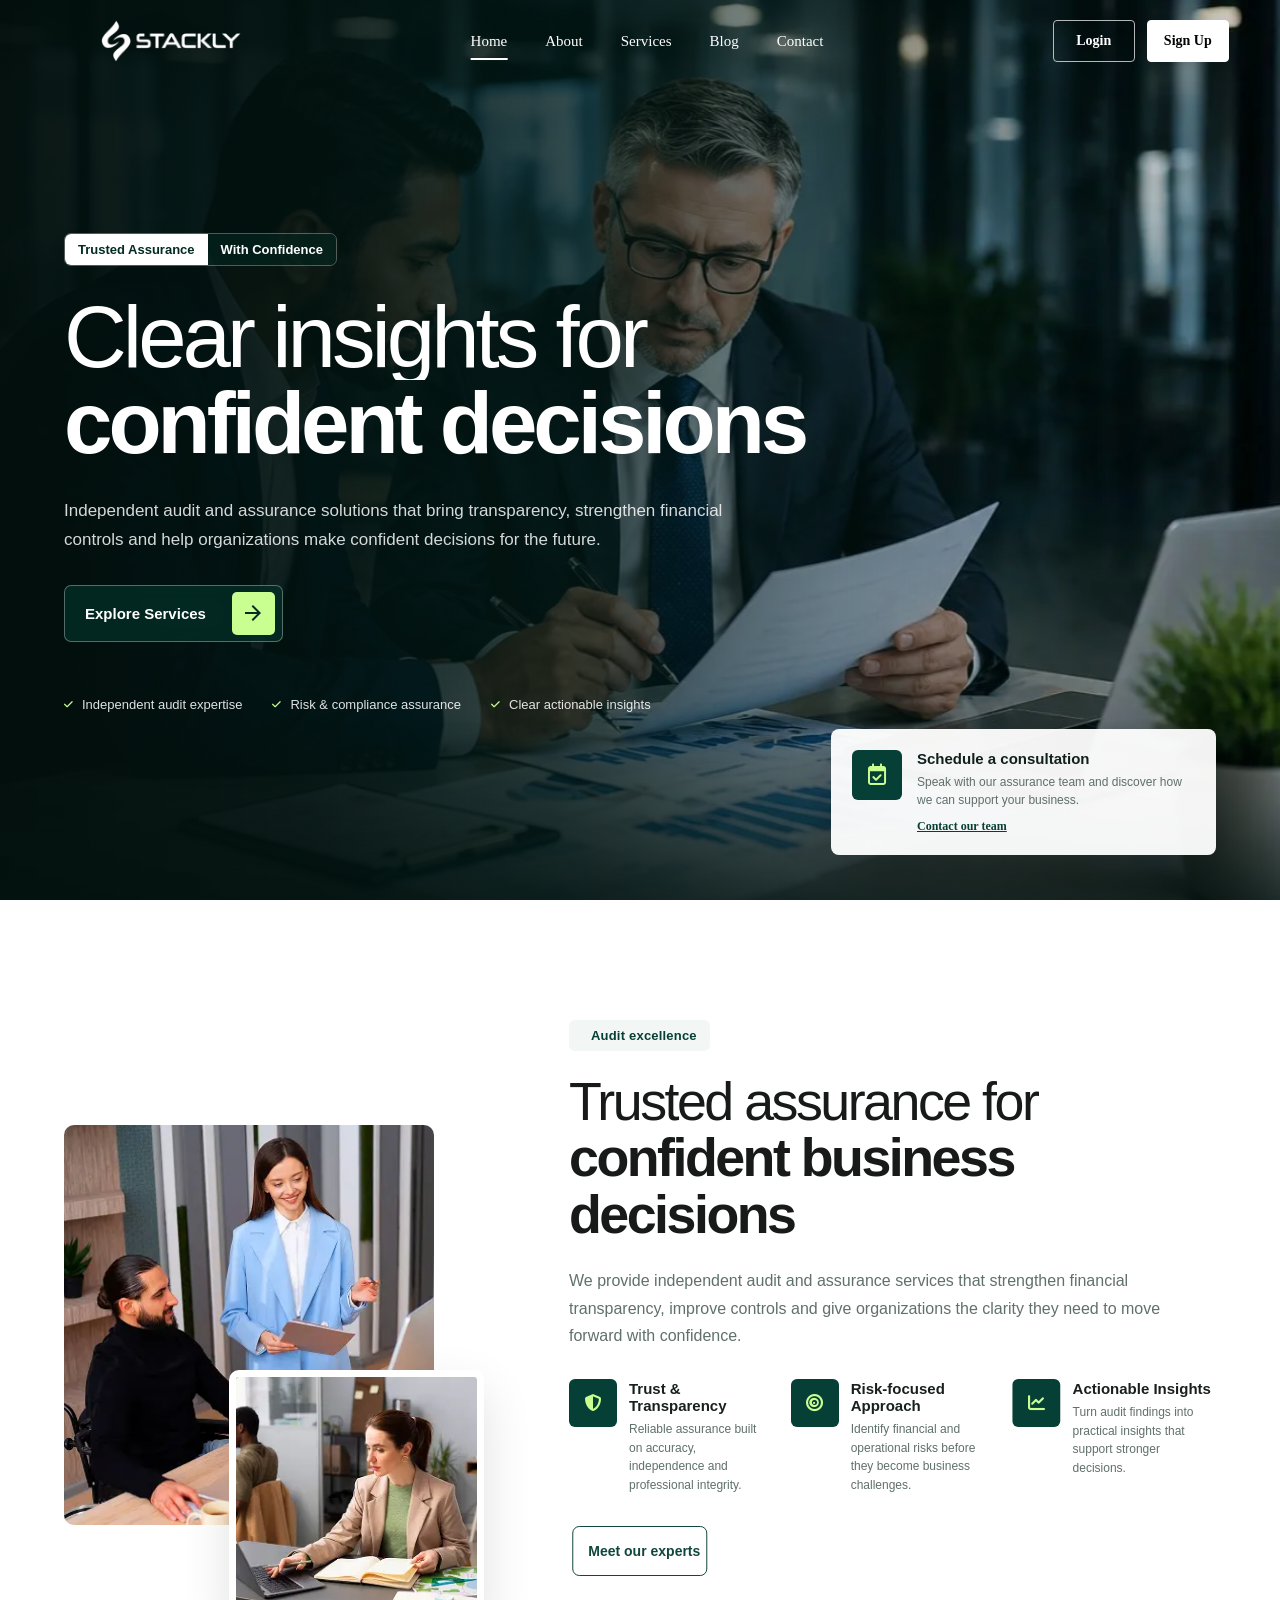
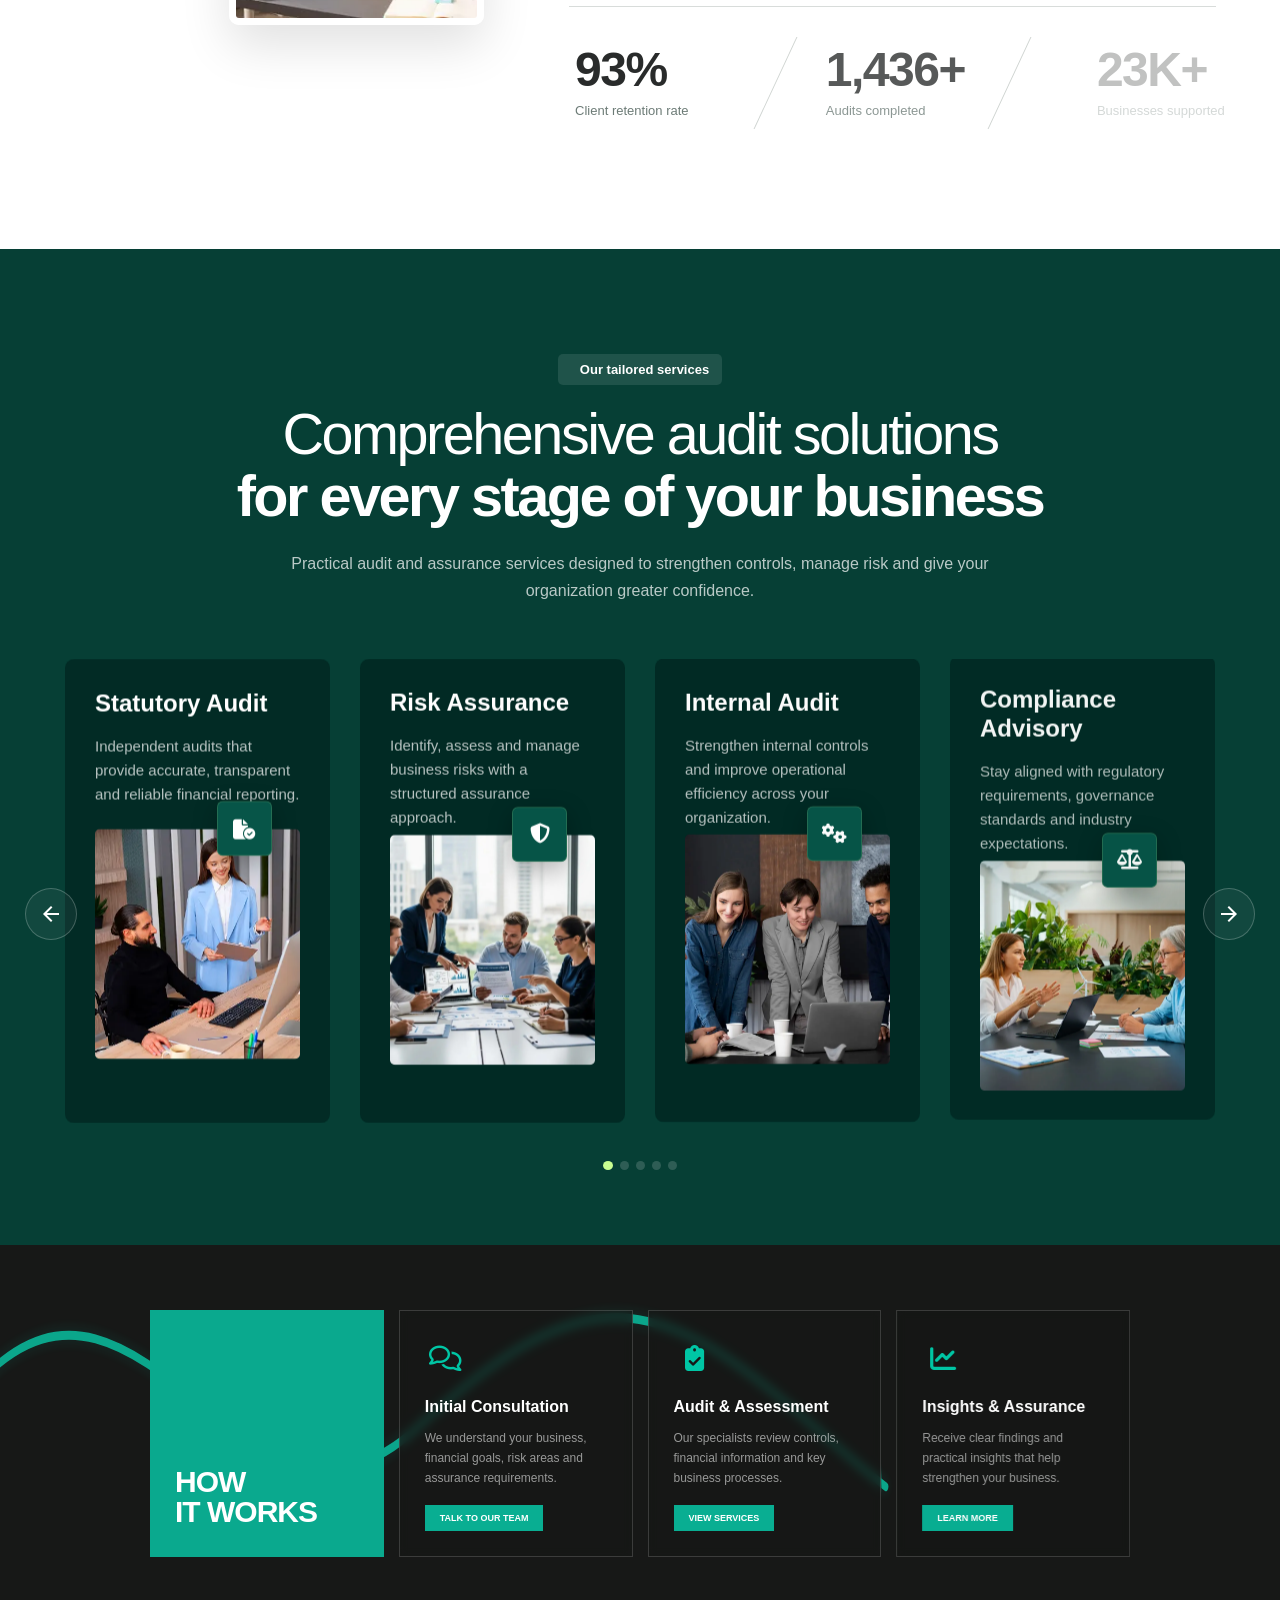
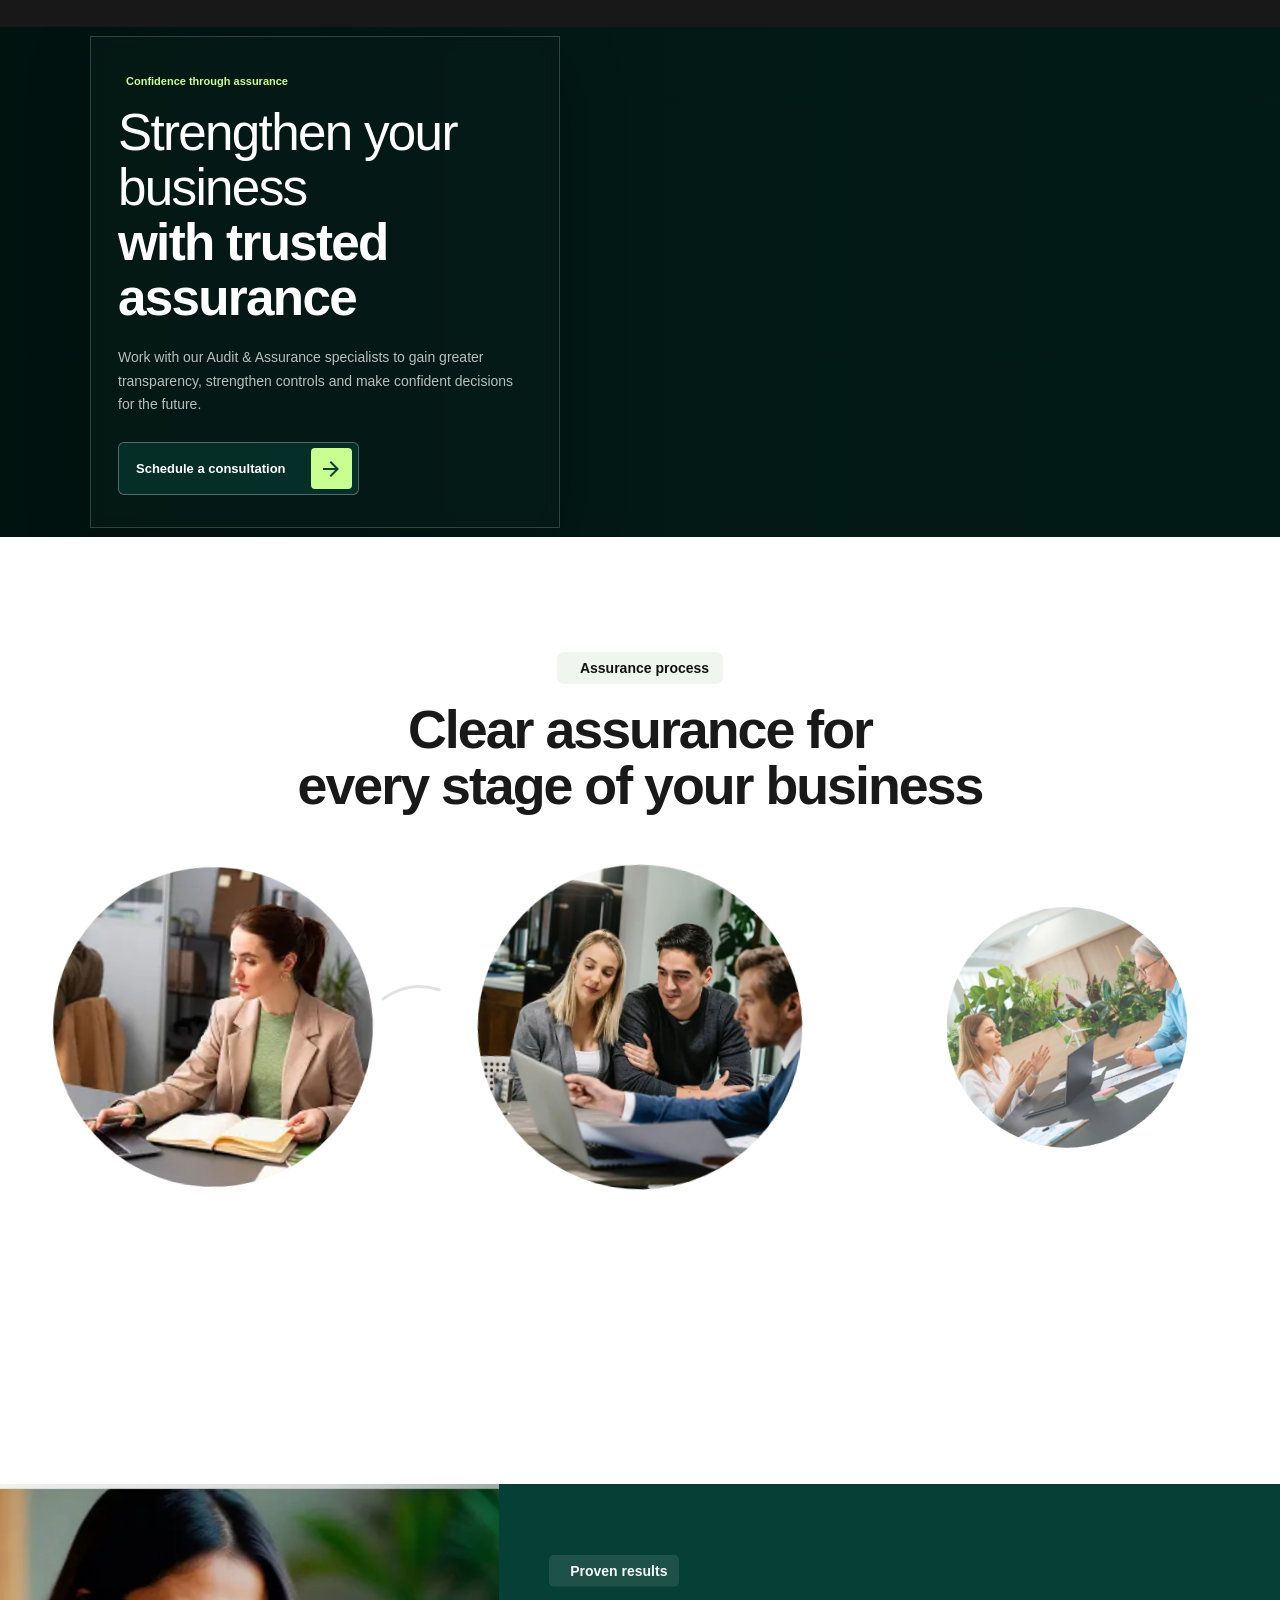
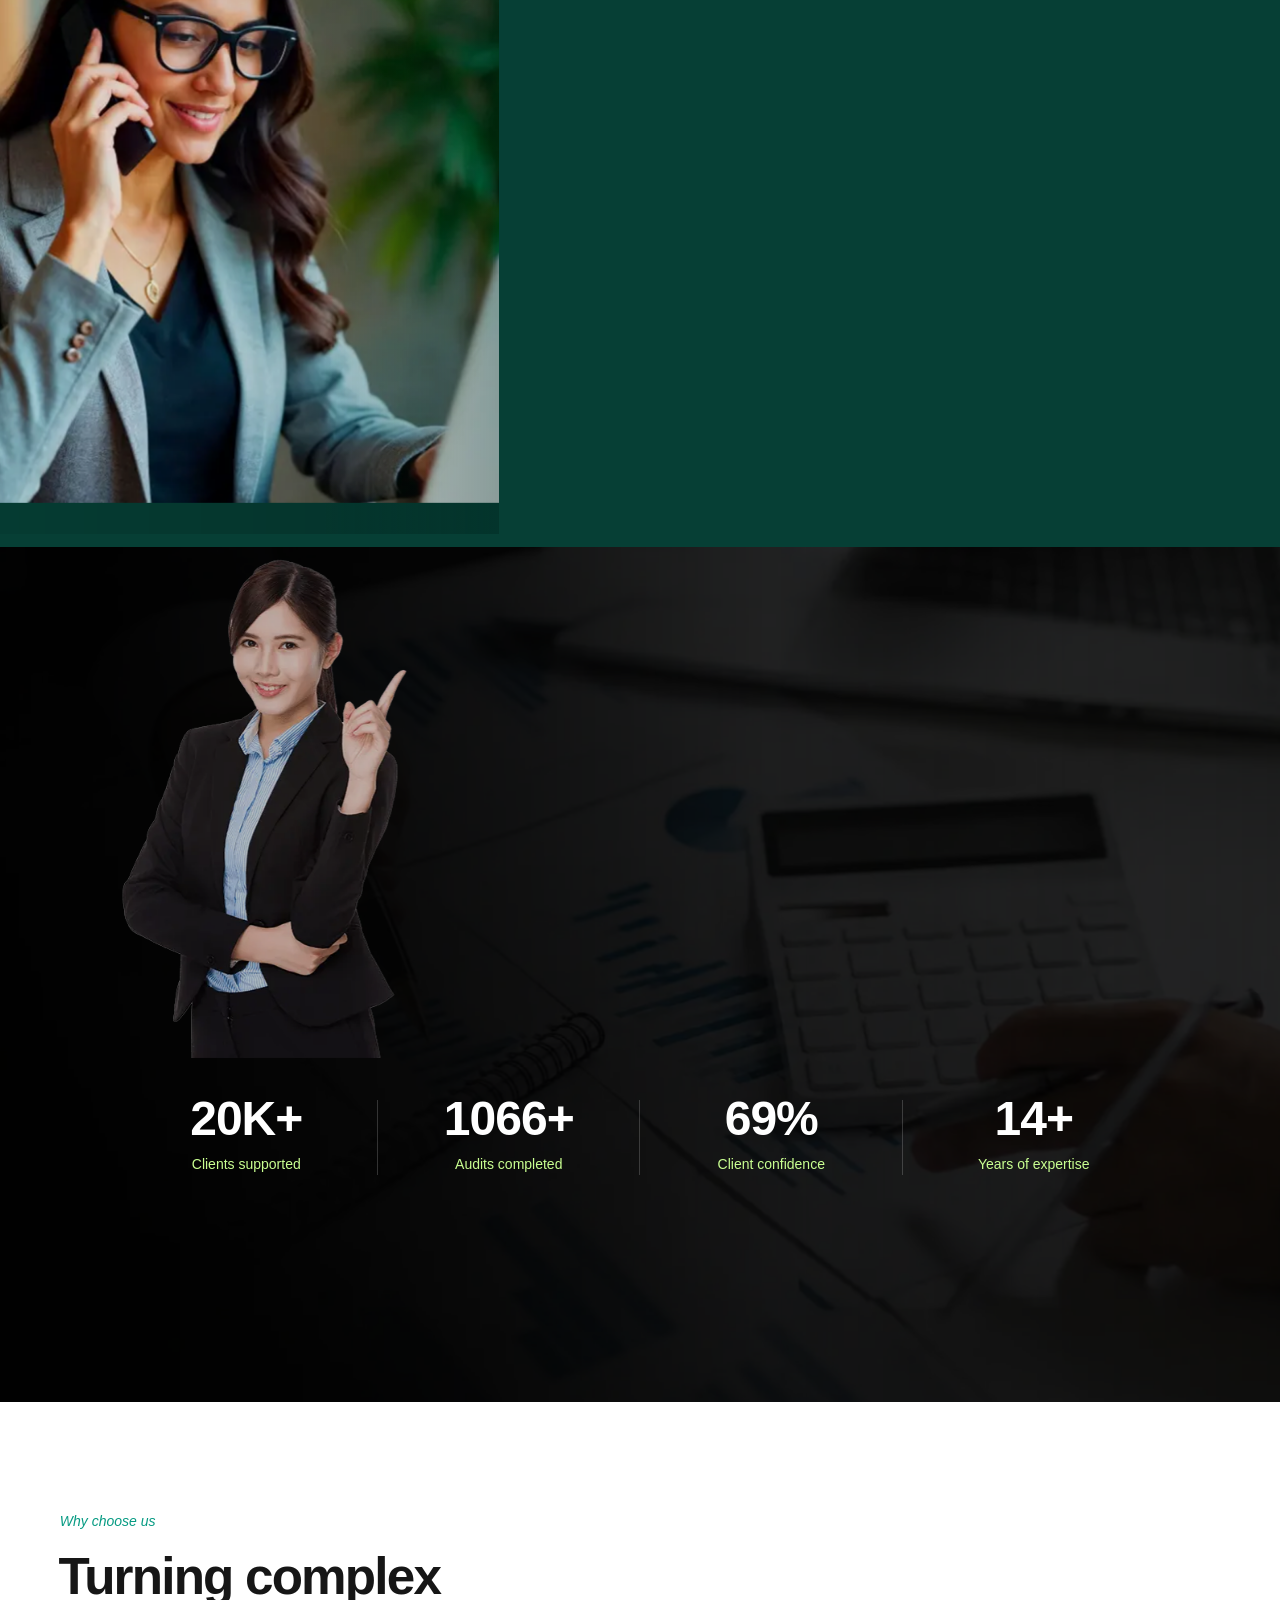
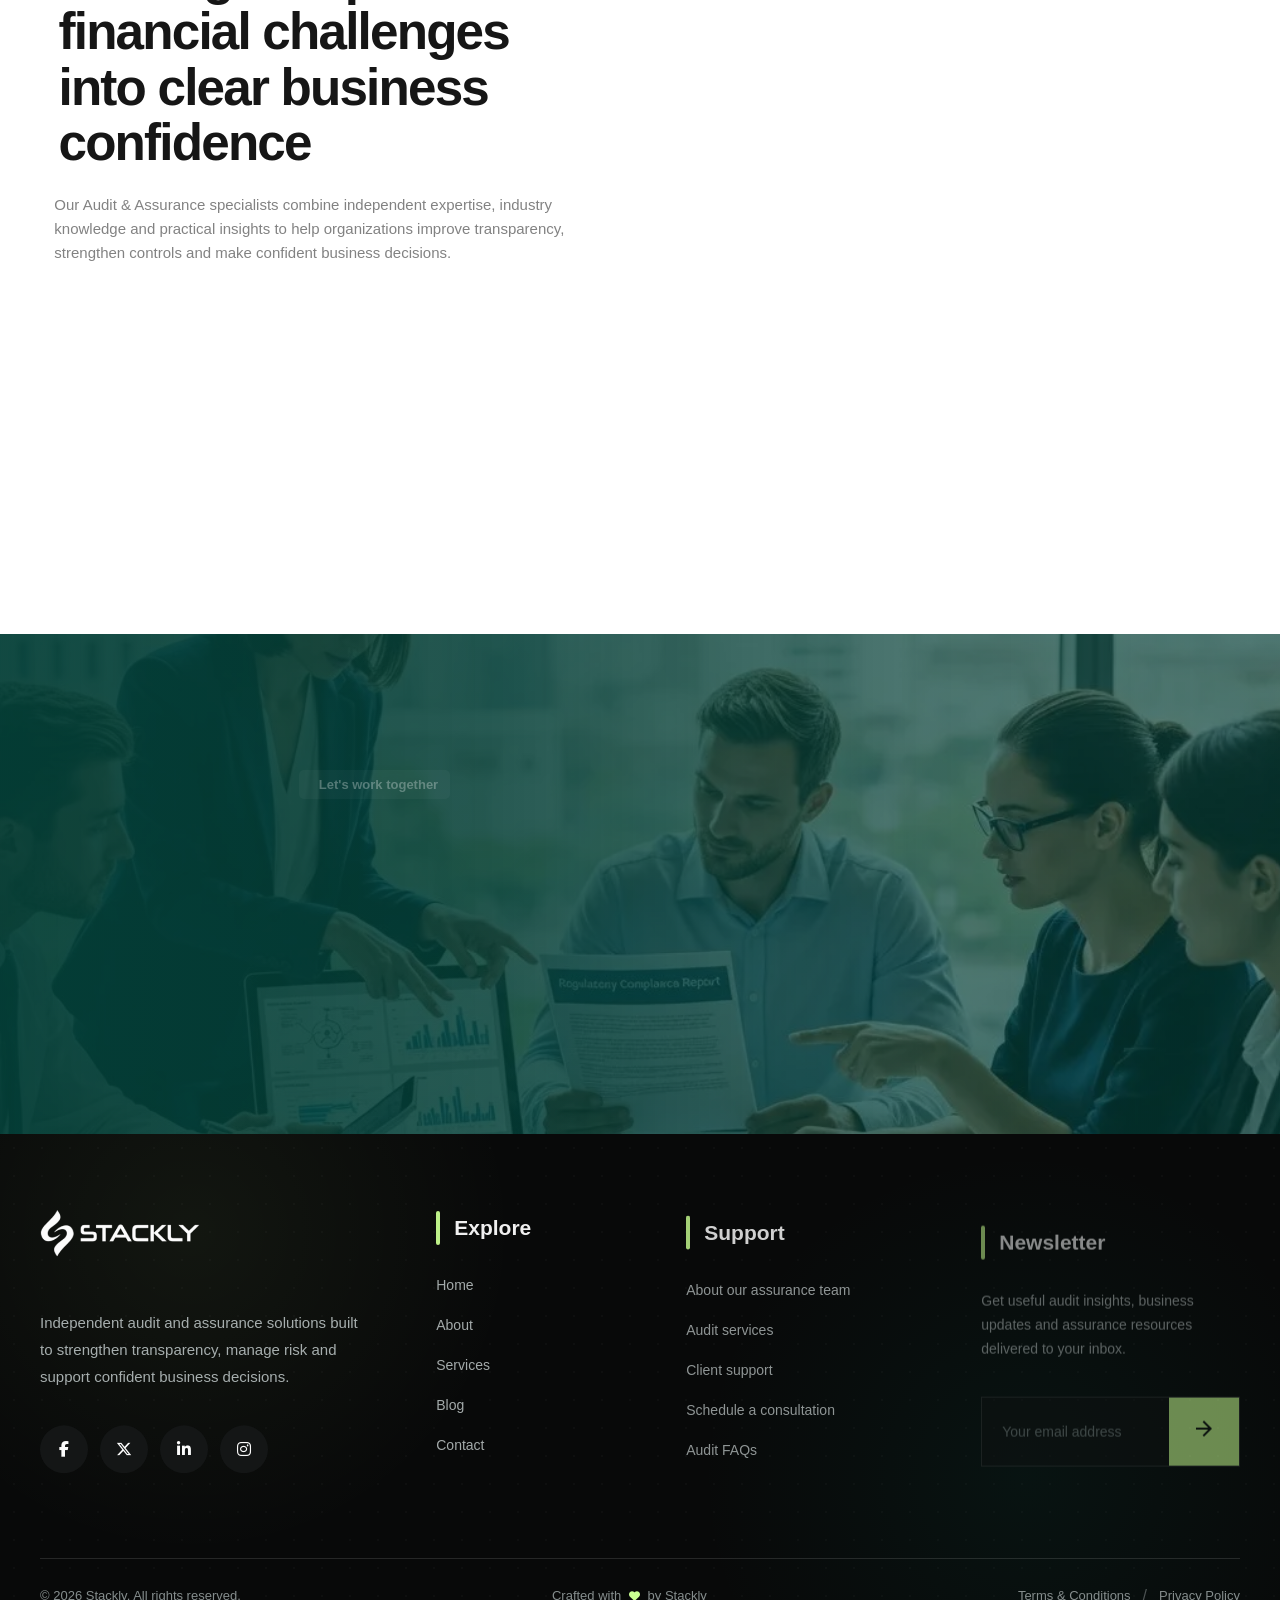
<file: index.html>
<!DOCTYPE html>
<html lang="en">

<head>
    <meta charset="UTF-8">
    <meta name="viewport" content="width=device-width, initial-scale=1.0">

    <title>Stackly | Audit & Assurance</title>
<!-- Font Awesome -->
<link
    rel="stylesheet"
    href="https://cdnjs.cloudflare.com/ajax/libs/font-awesome/6.7.2/css/all.min.css"
>
<link
    rel="stylesheet"
    href="https://fonts.googleapis.com/icon?family=Material+Icons"
>
    <!-- Main CSS -->
    <link rel="stylesheet" href="css/style.css">
    <link rel="stylesheet" href="css/home.css">
</head>

<body>

<!-- =========================================================
     STACKLY PREMIUM LOADER
========================================================= -->

<div class="stackly-loader" id="stacklyLoader">

    <div class="stackly-loader-core">

        <!-- Rotating rings -->
        <div class="stackly-ring stackly-ring-one"></div>
        <div class="stackly-ring stackly-ring-two"></div>
        <div class="stackly-ring stackly-ring-three"></div>

        <!-- Center -->
        <div class="stackly-loader-center">        

            <div class="stackly-loader-brand">
                STACKLY
            </div>

            <div class="stackly-loader-text">
                AUDIT &amp; ASSURANCE
            </div>

        </div>

    </div>

</div>

    <!-- =====================================================
         HEADER / NAVBAR
    ====================================================== -->
<header class="site-header" id="siteHeader">
    <nav class="navbar">

      <!-- Logo -->
<a href="index.html" class="brand-logo">
    <img src="assetss/logo 4.webp" alt="STACKLY Logo">
</a>
        <!-- Desktop Navigation -->
        <div class="nav-menu" id="navMenu">

            <a href="index.html" class="nav-link active">Home</a>
            <a href="about.html" class="nav-link">About</a>
            <a href="services.html" class="nav-link">Services</a>
            <a href="blog.html" class="nav-link">Blog</a>
            <a href="contact.html" class="nav-link">Contact</a>

            <!-- Mobile Auth Buttons -->
            <div class="mobile-auth">
                <a href="login.html" class="login-btn">Login</a>
                <a href="register.html" class="signup-btn">Sign Up</a>
            </div>

        </div>

        <!-- Desktop Auth -->
        <div class="desktop-auth">
            <a href="login.html" class="login-btn">Login</a>
            <a href="register.html" class="signup-btn">Sign Up</a>
        </div>

        <!-- Mobile Toggle -->
        <button
            class="menu-toggle"
            id="menuToggle"
            aria-label="Toggle navigation"
            aria-expanded="false"
        >
            <span></span>
            <span></span>
            <span></span>
        </button>

    </nav>
</header>


<!-- =====================================================
     AUDIT & ASSURANCE HERO
====================================================== -->

<section class="audit-hero" id="home">

    <!-- Background Image -->
    <div class="audit-hero-image">

        <img
            src="assetss/home-hero.webp"
            alt="Audit and Assurance professionals"
        >

    </div>


    <!-- Dark Green Overlay -->
    <div class="audit-hero-overlay"></div>


    <!-- Hero Content -->
    <div class="audit-hero-container">

        <div class="audit-hero-content">


            <!-- =================================================
                 TOP LABEL
            ================================================== -->

            <div class="audit-hero-label hero-animate">

                <span class="label-main">
                    Trusted Assurance
                </span>

                <span class="label-text">
                    With Confidence
                </span>

            </div>


            <!-- =================================================
                 MAIN HEADING
            ================================================== -->

            <h1 class="audit-hero-title">

                <span class="hero-title-line">
                    Clear insights for
                </span>

                <span class="hero-title-line">
                    <strong>confident decisions</strong>
                </span>

            </h1>


            <!-- =================================================
                 DESCRIPTION
            ================================================== -->

            <p class="audit-hero-description hero-animate">

                Independent audit and assurance solutions that bring
                transparency, strengthen financial controls and help
                organizations make confident decisions for the future.

            </p>


            <!-- =================================================
                 CTA
            ================================================== -->

            <div class="audit-hero-buttons hero-animate">

                <a
                    href="services.html"
                    class="audit-hero-btn"
                >

                    <span>
                        Explore Services
                    </span>

                    <span class="audit-arrow">

                     <span class="material-icons">arrow_forward</span>

                    </span>

                </a>

            </div>


            <!-- =================================================
                 BOTTOM FEATURES
            ================================================== -->

            <div class="audit-hero-features hero-animate">

                <div class="audit-feature">

                    <i class="fa-solid fa-check"></i>

                    <span>
                        Independent audit expertise
                    </span>

                </div>


                <div class="audit-feature">

                    <i class="fa-solid fa-check"></i>

                    <span>
                        Risk & compliance assurance
                    </span>

                </div>


                <div class="audit-feature">

                    <i class="fa-solid fa-check"></i>

                    <span>
                        Clear actionable insights
                    </span>

                </div>

            </div>

        </div>

        <div class="audit-consult-card hero-animate">

            <div class="consult-icon">

             <i class="fa-regular fa-calendar-check"></i>

            </div>


            <div class="consult-content">

                <h3>
                    Schedule a consultation
                </h3>

                <p>
                    Speak with our assurance team and discover
                    how we can support your business.
                </p>

                <a href="contact.html">
                    Contact our team
                  
                </a>

            </div>

        </div>

    </div>
</section>

<!-- =========================================================
     AUDIT & ASSURANCE - ABOUT SECTION
========================================================= -->
<section class="audit-about" id="about">

    <div class="audit-about-container">

        <!-- LEFT IMAGE AREA -->
        <div class="audit-about-visual">

            <div class="audit-about-main-image audit-about-reveal-left">
                <img
                    src="assetss/audit-img1.webp"
                    alt="Audit and assurance professionals"
                >
            </div>

            <div class="audit-about-small-image audit-about-reveal-bottom">
                <img
                    src="assetss/audit-img2.webp"
                    alt="Financial audit discussion"
                >
            </div>

        </div>


        <!-- RIGHT CONTENT -->
        <div class="audit-about-content">

            <div class="audit-about-label audit-about-content-reveal">
                <i class="fa-solid fa-sparkles"></i>
                <span>Audit excellence</span>
            </div>

            <h2 class="audit-about-title audit-about-content-reveal">
                Trusted assurance for
                <strong>confident business decisions</strong>
            </h2>

            <p class="audit-about-description audit-about-content-reveal">
                We provide independent audit and assurance services that
                strengthen financial transparency, improve controls and
                give organizations the clarity they need to move forward
                with confidence.
            </p>


            <!-- FEATURE LIST -->
            <div class="audit-about-features">

                <div class="audit-about-feature audit-about-content-reveal">
                    <div class="audit-feature-icon">
                        <i class="fa-solid fa-shield-halved"></i>
                    </div>

                    <div class="audit-feature-content">
                        <h3>Trust & Transparency</h3>
                        <p>
                            Reliable assurance built on accuracy,
                            independence and professional integrity.
                        </p>
                    </div>
                </div>


                <div class="audit-about-feature audit-about-content-reveal">
                    <div class="audit-feature-icon">
                        <i class="fa-solid fa-bullseye"></i>
                    </div>

                    <div class="audit-feature-content">
                        <h3>Risk-focused Approach</h3>
                        <p>
                            Identify financial and operational risks
                            before they become business challenges.
                        </p>
                    </div>
                </div>


                <div class="audit-about-feature audit-about-content-reveal">
                    <div class="audit-feature-icon">
                        <i class="fa-solid fa-chart-line"></i>
                    </div>

                    <div class="audit-feature-content">
                        <h3>Actionable Insights</h3>
                        <p>
                            Turn audit findings into practical insights
                            that support stronger decisions.
                        </p>
                    </div>
                </div>

            </div>


            <!-- BUTTON -->
            <div class="audit-about-button-wrap audit-about-content-reveal">

                <a href="404.html" class="audit-about-button">
                    <span>Meet our experts</span>    
                    </span>
                </a>

            </div>


            <!-- STATS -->
            <div class="audit-about-stats">

                <div class="audit-stat audit-about-content-reveal">
                    <div
                        class="audit-stat-number"
                        data-count="98"
                        data-suffix="%"
                    >
                        0%
                    </div>

                    <p>Client retention rate</p>
                </div>


                <div class="audit-stat-divider"></div>


                <div class="audit-stat audit-about-content-reveal">
                    <div
                        class="audit-stat-number"
                        data-count="1500"
                        data-suffix="+"
                    >
                        0+
                    </div>

                    <p>Audits completed</p>
                </div>


                <div class="audit-stat-divider"></div>


                <div class="audit-stat audit-about-content-reveal">
                    <div
                        class="audit-stat-number"
                        data-count="25"
                        data-suffix="K+"
                    >
                        0K+
                    </div>

                    <p>Businesses supported</p>
                </div>

            </div>

        </div>

    </div>

</section>

<!-- =========================================================
     AUDIT & ASSURANCE SERVICES
========================================================= -->

<section class="audit-services" id="services">

    <div class="audit-services-heading">

        <div class="audit-services-label services-reveal">
            <i class="fa-solid fa-sparkles"></i>
            <span>Our tailored services</span>
        </div>

        <h2 class="audit-services-title services-reveal">
            Comprehensive audit solutions
            <br>
            <strong>for every stage of your business</strong>
        </h2>

        <p class="audit-services-description services-reveal">
            Practical audit and assurance services designed to strengthen
            controls, manage risk and give your organization greater confidence.
        </p>

    </div>


    <!-- CAROUSEL -->
    <div class="audit-services-carousel">

        <button class="audit-slider-arrow audit-slider-prev" type="button">
           <span class="material-icons">arrow_back</span>
        </button>

        <div class="audit-services-viewport">

            <div class="audit-services-track">


                <!-- CARD 1 -->
                <article class="audit-service-card">

                    <div class="audit-service-content">

                        <h3>Statutory Audit</h3>

                        <p>
                            Independent audits that provide accurate,
                            transparent and reliable financial reporting.
                        </p>

                    </div>

                    <div class="audit-service-image">
                        <img
                            src="assetss/audit-img1.webp"
                            alt="Statutory audit"
                        >

                        <div class="audit-service-icon">
                         <i class="fa-solid fa-file-circle-check"></i>
                        </div>
                    </div>

                </article>


                <!-- CARD 2 -->
                <article class="audit-service-card">

                    <div class="audit-service-content">

                        <h3>Risk Assurance</h3>

                        <p>
                            Identify, assess and manage business risks
                            with a structured assurance approach.
                        </p>

                    </div>

                    <div class="audit-service-image">
                        <img
                            src="assetss/service-2.webp"
                            alt="Risk assurance"
                        >

                        <div class="audit-service-icon">
                            <i class="fa-solid fa-shield-halved"></i>
                        </div>
                    </div>

                </article>


                <!-- CARD 3 -->
                <article class="audit-service-card">

                    <div class="audit-service-content">

                        <h3>Internal Audit</h3>

                        <p>
                            Strengthen internal controls and improve
                            operational efficiency across your organization.
                        </p>

                    </div>

                    <div class="audit-service-image">
                        <img
                            src="assetss/service-3.webp"
                            alt="Internal audit"
                        >

                        <div class="audit-service-icon">
                            <i class="fa-solid fa-gears"></i>
                        </div>
                    </div>

                </article>


                <!-- CARD 4 -->
                <article class="audit-service-card">

                    <div class="audit-service-content">

                        <h3>Compliance Advisory</h3>

                        <p>
                            Stay aligned with regulatory requirements,
                            governance standards and industry expectations.
                        </p>

                    </div>

                    <div class="audit-service-image">
                        <img
                            src="assetss/Service-4.webp"
                            alt="Compliance advisory"
                        >

                        <div class="audit-service-icon">
                            <i class="fa-solid fa-scale-balanced"></i>
                        </div>
                    </div>

                </article>


                <!-- CARD 5 -->
                <article class="audit-service-card">

                    <div class="audit-service-content">

                        <h3>Assurance for Growth</h3>

                        <p>
                            Gain clear insights that support sustainable
                            growth and stronger long-term business decisions.
                        </p>

                    </div>

                    <div class="audit-service-image">
                        <img
                            src="assetss/Service-1.webp"
                            alt="Assurance for business growth"
                        >

                        <div class="audit-service-icon">
                            <i class="fa-solid fa-chart-line"></i>
                        </div>

                    </div>

                </article>



                    <!-- CARD 1 -->
                <article class="audit-service-card">

                    <div class="audit-service-content">

                        <h3>Statutory Audit</h3>

                        <p>
                            Independent audits that provide accurate,
                            transparent and reliable financial reporting.
                        </p>

                    </div>

                    <div class="audit-service-image">
                        <img
                            src="assetss/audit-img1.webp"
                            alt="Statutory audit"
                        >

                        <div class="audit-service-icon">
                            <i class="fa-solid fa-file-circle-check"></i>
                        </div>
                    </div>

                </article>


                <!-- CARD 2 -->
                <article class="audit-service-card">

                    <div class="audit-service-content">

                        <h3>Risk Assurance</h3>

                        <p>
                            Identify, assess and manage business risks
                            with a structured assurance approach.
                        </p>

                    </div>

                    <div class="audit-service-image">
                        <img
                            src="assetss/service-2.webp"
                            alt="Risk assurance"
                        >

                        <div class="audit-service-icon">
                            <i class="fa-solid fa-shield-halved"></i>
                        </div>
                    </div>

                </article>


                <!-- CARD 3 -->
                <article class="audit-service-card">

                    <div class="audit-service-content">

                        <h3>Internal Audit</h3>

                        <p>
                            Strengthen internal controls and improve
                            operational efficiency across your organization.
                        </p>

                    </div>

                    <div class="audit-service-image">
                        <img
                            src="assetss/service-3.webp"
                            alt="Internal audit"
                        >

                        <div class="audit-service-icon">
                            <i class="fa-solid fa-gears"></i>
                        </div>
                    </div>

                </article>


                <!-- CARD 4 -->
                <article class="audit-service-card">

                    <div class="audit-service-content">

                        <h3>Compliance Advisory</h3>

                        <p>
                            Stay aligned with regulatory requirements,
                            governance standards and industry expectations.
                        </p>

                    </div>

                    <div class="audit-service-image">
                        <img
                            src="assetss/Service-4.webp"
                            alt="Compliance advisory"
                        >

                        <div class="audit-service-icon">
                            <i class="fa-solid fa-scale-balanced"></i>
                        </div>
                    </div>

                </article>


                <!-- CARD 5 -->
                <article class="audit-service-card">

                    <div class="audit-service-content">

                        <h3>Assurance for Growth</h3>

                        <p>
                            Gain clear insights that support sustainable
                            growth and stronger long-term business decisions.
                        </p>

                    </div>

                    <div class="audit-service-image">
                        <img
                            src="assetss/Service-1.webp"
                            alt="Assurance for business growth"
                        >

                        <div class="audit-service-icon">
                         <span class="material-icons">arrow_forward</span>
                        </div>

                    </div>

                </article>

              
        </div>


        <button class="audit-slider-arrow audit-slider-next" type="button">
             <span class="material-icons">arrow_forward</span>
        </button>

    </div>


    <!-- DOTS -->

    <div class="audit-services-dots">

        <button class="audit-service-dot active" data-slide="0"></button>
        <button class="audit-service-dot" data-slide="1"></button>
        <button class="audit-service-dot" data-slide="2"></button>
        <button class="audit-service-dot" data-slide="3"></button>
        <button class="audit-service-dot" data-slide="4"></button>

    </div>

</section>

<!-- =========================================================
     AUDIT & ASSURANCE - HOW IT WORKS + VIDEO CTA
========================================================= -->

<section class="audit-process" id="audit-process">

    <!-- =====================================================
         PROCESS AREA
    ===================================================== -->

    <div class="audit-process-top">

        <!-- Decorative line -->
        <div class="audit-process-line">
            <svg viewBox="0 0 1600 260" preserveAspectRatio="none">
                <path
                    d="M-20 90 C 180 -20, 310 230, 520 125
                       S 820 30, 1010 120
                       S 1320 270, 1620 90"
                />
            </svg>
        </div>


        <div class="audit-process-container">

            <!-- Title Card -->

            <div class="audit-process-intro process-reveal-left">

                <span>HOW</span>
                <span>IT WORKS</span>

            </div>


            <!-- Card 1 -->

            <article class="audit-process-card process-reveal-left">

                <div class="audit-process-icon">
                    <i class="fa-regular fa-comments"></i>
                </div>

                <h3>Initial Consultation</h3>

                <p>
                    We understand your business, financial goals,
                    risk areas and assurance requirements.
                </p>

                <a href="contact.html">
                    TALK TO OUR TEAM
                </a>

            </article>


            <!-- Card 2 -->

            <article class="audit-process-card process-reveal-right">

                <div class="audit-process-icon">
                    <i class="fa-solid fa-clipboard-check"></i>
                </div>

                <h3>Audit & Assessment</h3>

                <p>
                    Our specialists review controls, financial
                    information and key business processes.
                </p>

                <a href="services.html">
                    VIEW SERVICES

                </a>

            </article>


            <!-- Card 3 -->

            <article class="audit-process-card process-reveal-right">

                <div class="audit-process-icon">
                    <i class="fa-solid fa-chart-line"></i>
                </div>

                <h3>Insights & Assurance</h3>

                <p>
                    Receive clear findings and practical insights
                    that help strengthen your business.
                </p>

                <a href="404.html">
                    LEARN MORE
                
                </a>

            </article>

        </div>

    </div>


    <!-- =====================================================
         VIDEO CTA AREA
    ===================================================== -->

    <div class="audit-video-cta">

        <video
            class="audit-video-background"
            autoplay
            muted
            loop
            playsinline
            preload="metadata"
        >
            <source
                src="videos/team-discuss.mp4"
                type="video/mp4"
            >
        </video>


        <div class="audit-video-overlay"></div>


        <div class="audit-video-container">

            <div class="audit-video-content video-content-reveal">

                <div class="audit-video-label">
                    <i class="fa-solid fa-sparkles"></i>
                    <span>Confidence through assurance</span>
                </div>

                <h2>
                    Strengthen your business
                    <br>
                    <strong>with trusted assurance</strong>
                </h2>

                <p>
                    Work with our Audit & Assurance specialists to gain
                    greater transparency, strengthen controls and make
                    confident decisions for the future.
                </p>

                <a
                    href="contact.html"
                    class="audit-video-button"
                >
                    <span>Schedule a consultation</span>

                    <span class="audit-video-arrow">
                     <span class="material-icons">arrow_forward</span>
                    </span>
                </a>

            </div>

        </div>

    </div>

</section>


<!-- =========================================================
     AUDIT ASSURANCE PROCESS
========================================================= -->
<section class="audit-growth-process" id="audit-growth-process">

    <div class="audit-growth-header">
        <div class="audit-growth-label">
            <i class="fa-solid fa-sparkles"></i>
            <span>Assurance process</span>
        </div>

        <h2>
            Clear assurance for
            <br>
            <strong>every stage of your business</strong>
        </h2>
    </div>


    <div class="audit-growth-wrapper">

        <!-- STEP 01 -->
        <div class="audit-growth-item audit-step-1">

            <div class="audit-growth-image-wrap">
                <div class="audit-growth-image">
                    <img
                        src="assetss/audit-img2.webp"
                        alt="Initial audit consultation"
                    >
                </div>

                <div class="audit-step-badge">
                    <i class="fa-solid fa-sparkles"></i>
                    <span>Step 01</span>
                </div>
            </div>

            <div class="audit-growth-content">
                <h3>Initial consultation</h3>

                <p>
                    We begin by understanding your organization,
                    financial objectives, key risks and assurance
                    requirements.
                </p>
            </div>

        </div>


        <!-- ARROW 01 -->
        <div class="audit-growth-arrow audit-arrow-1">
            <svg viewBox="0 0 120 70" aria-hidden="true">
                <path d="M8 25 C35 5, 70 8, 105 42"></path>
                <path d="M91 39 L105 42 L101 28"></path>
            </svg>
        </div>


        <!-- STEP 02 -->
        <div class="audit-growth-item audit-step-2">

            <div class="audit-growth-image-wrap">
                <div class="audit-growth-image">
                    <img
                        src="assetss/Service-1.webp"
                        alt="Financial audit assessment"
                    >
                </div>

                <div class="audit-step-badge">
                    <i class="fa-solid fa-sparkles"></i>
                    <span>Step 02</span>
                </div>
            </div>

            <div class="audit-growth-content">
                <h3>Audit & assessment</h3>

                <p>
                    Our specialists review financial information,
                    internal controls and business processes to
                    identify important risk areas.
                </p>
            </div>

        </div>


        <!-- ARROW 02 -->
        <div class="audit-growth-arrow audit-arrow-2">
            <svg viewBox="0 0 120 70" aria-hidden="true">
                <path d="M8 42 C40 62, 78 55, 105 20"></path>
                <path d="M91 22 L105 20 L102 34"></path>
            </svg>
        </div>


        <!-- STEP 03 -->
        <div class="audit-growth-item audit-step-3">

            <div class="audit-growth-image-wrap">
                <div class="audit-growth-image">
                    <img
                        src="assetss/Service-4.webp"
                        alt="Audit strategy and business insights"
                    >
                </div>

                <div class="audit-step-badge">
                    <i class="fa-solid fa-sparkles"></i>
                    <span>Step 03</span>
                </div>
            </div>

            <div class="audit-growth-content">
                <h3>Insights & assurance</h3>

                <p>
                    We deliver clear findings and practical insights
                    that strengthen controls, improve transparency
                    and support confident decisions.
                </p>
            </div>

        </div>

    </div>

</section>


<!-- =========================================================
     AUDIT RESULTS / INSIGHTS SECTION
========================================================= -->

<section class="audit-results" id="audit-results">

    <!-- LEFT IMAGE -->
    <div class="audit-results-visual">

        <img
            src="assetss/audit-person (1).webp"
            alt="Audit and assurance professional"
        >

        <div class="audit-results-image-overlay"></div>

    </div>


    <!-- RIGHT CONTENT -->
    <div class="audit-results-content">

        <div class="audit-results-inner">

            <!-- LABEL -->
            <div class="audit-results-label">
                <i class="fa-solid fa-sparkles"></i>
                <span>Proven results</span>
            </div>


            <!-- HEADER -->
            <div class="audit-results-heading-row">

                <h2>
                    Turning audit insights into
                    <strong>stronger business outcomes</strong>
                </h2>

                <div class="audit-results-controls">

                    <button
                        class="audit-results-prev"
                        aria-label="Previous service"
                    >
                        <i class="fa-solid fa-arrow-left"></i>
                    </button>

                    <button
                        class="audit-results-next"
                        aria-label="Next service"
                    >
                        <i class="fa-solid fa-arrow-right"></i>
                    </button>

                </div>

            </div>


            <!-- CAROUSEL -->
            <div class="audit-results-carousel">

                <div class="audit-results-track">


                    <!-- CARD 01 -->
                    <article class="audit-result-card">

                        <div class="audit-result-image">

                            <img
                                src="assetss/service-3.webp"
                                alt="Financial reporting assurance"
                            >

                            <div class="audit-result-overlay"></div>

                        </div>

                        <div class="audit-result-info">

                            <span>
                                Financial reporting assurance
                            </span>

                            <h3>
                                Greater clarity in financial reporting
                            </h3>

                        </div>

                    </article>


                    <!-- CARD 02 -->
                    <article class="audit-result-card">

                        <div class="audit-result-image">

                            <img
                                src="assetss/service-2.webp"
                                alt="Risk management assurance"
                            >

                            <div class="audit-result-overlay"></div>

                        </div>

                        <div class="audit-result-info">

                            <span>
                                Risk & controls
                            </span>

                            <h3>
                                Stronger controls and reduced risk
                            </h3>

                        </div>

                    </article>


                    <!-- CARD 03 -->
                    <article class="audit-result-card">

                        <div class="audit-result-image">

                            <img
                                src="assetss/Service-1.webp"
                                alt="Compliance advisory"
                            >

                            <div class="audit-result-overlay"></div>

                        </div>

                        <div class="audit-result-info">

                            <span>
                                Compliance advisory
                            </span>

                            <h3>
                                Confidence across regulatory requirements
                            </h3>

                        </div>

                    </article>


                    <!-- CARD 04 -->
                    <article class="audit-result-card">

                        <div class="audit-result-image">

                            <img
                                src="assetss/audit-img2.webp"
                                alt="Business advisory"
                            >

                            <div class="audit-result-overlay"></div>

                        </div>

                        <div class="audit-result-info">

                            <span>
                                Business assurance
                            </span>

                            <h3>
                                Insights that support better decisions
                            </h3>

                        </div>

                    </article>


                </div>

            </div>


            <!-- MOBILE DOTS -->
            <div class="audit-results-dots">

                <button class="audit-result-dot active"></button>
                <button class="audit-result-dot"></button>
                <button class="audit-result-dot"></button>
                <button class="audit-result-dot"></button>

            </div>

        </div>

    </div>

</section>

<!-- =========================================================
     AUDIT TESTIMONIALS + RESULTS
========================================================= -->

<section class="audit-testimonials" id="audit-testimonials">

    <!-- BACKGROUND -->
    <div class="audit-testimonials-bg">
        <img
            src="assetss/background-img.webp"
            alt=""
        >
    </div>

    <div class="audit-testimonials-overlay"></div>


    <!-- MAIN TESTIMONIAL AREA -->
    <div class="audit-testimonials-main">

        <!-- LEFT PERSON IMAGE -->
        <div class="audit-testimonial-person">

            <img
                src="assetss/testimonial-person.webp"
                alt="Audit and assurance professional"
            >

        </div>


        <!-- RIGHT TESTIMONIAL -->
        <div class="audit-testimonial-content">

            <div class="audit-testimonial-label">
                <i class="fa-solid fa-sparkles"></i>
                <span>Client testimonials</span>
            </div>


            <h2>
                Trusted by businesses
                <br>
                <strong>that value clarity</strong>
            </h2>


            <div class="audit-testimonial-slider">

                <!-- TESTIMONIAL 01 -->
                <article class="audit-testimonial active">

                    <p class="audit-testimonial-quote">
                        “The audit team gave us a much clearer
                        understanding of our financial controls.
                        Their practical recommendations helped
                        us strengthen our processes and improve
                        reporting confidence.”
                    </p>

                    <div class="audit-testimonial-client">

                        <div class="audit-client-avatar">
                            <img
                                src="assetss/client-testi1.webp"
                                alt="Client"
                            >
                        </div>

                        <div>
                            <h4>Michael Anderson</h4>
                            <span>Finance Director</span>
                        </div>

                    </div>

                </article>


                <!-- TESTIMONIAL 02 -->
                <article class="audit-testimonial">

                    <p class="audit-testimonial-quote">
                        “Their risk-focused approach helped us
                        identify control gaps that we had not
                        previously considered. The final insights
                        were clear, useful and easy for our team
                        to act on.”
                    </p>

                    <div class="audit-testimonial-client">

                        <div class="audit-client-avatar">
                            <img
                                src="assetss/client-testi2.webp"
                                alt="Client"
                            >
                        </div>

                        <div>
                            <h4>Sarah Mitchell</h4>
                            <span>Operations Director</span>
                        </div>

                    </div>

                </article>


                <!-- TESTIMONIAL 03 -->
                <article class="audit-testimonial">

                    <p class="audit-testimonial-quote">
                        “We received much more than a standard
                        audit report. Their team understood our
                        business and delivered actionable insights
                        that improved our compliance and internal
                        controls.”
                    </p>

                    <div class="audit-testimonial-client">

                        <div class="audit-client-avatar">
                            <img
                                src="assetss/client-testi3.webp"
                                alt="Client"
                            >
                        </div>

                        <div>
                            <h4>David Williams</h4>
                            <span>Managing Partner</span>
                        </div>

                    </div>

                </article>

            </div>


            <!-- TESTIMONIAL CONTROLS -->
            <div class="audit-testimonial-controls">

                <button
                    class="audit-testimonial-prev"
                    aria-label="Previous testimonial"
                >
                    <i class="fa-solid fa-arrow-left"></i>
                </button>

                <button
                    class="audit-testimonial-next"
                    aria-label="Next testimonial"
                >
                    <i class="fa-solid fa-arrow-right"></i>
                </button>

            </div>

        </div>

    </div>


    <!-- =====================================================
         COUNTERS
    ===================================================== -->

    <div class="audit-results-stats">

        <div class="audit-result-stat">

            <div
                class="audit-result-number"
                data-target="29"
                data-suffix="K+"
            >
                0K+
            </div>

            <span>Clients supported</span>

        </div>


        <div class="audit-result-stat">

            <div
                class="audit-result-number"
                data-target="1500"
                data-suffix="+"
            >
                0+
            </div>

            <span>Audits completed</span>

        </div>


        <div class="audit-result-stat">

            <div
                class="audit-result-number"
                data-target="98"
                data-suffix="%"
            >
                0%
            </div>

            <span>Client confidence</span>

        </div>


        <div class="audit-result-stat">

            <div
                class="audit-result-number"
                data-target="20"
                data-suffix="+"
            >
                0+
            </div>

            <span>Years of expertise</span>

        </div>

    </div>


    <!-- =====================================================
         RESULT CARDS
    ===================================================== -->

    <div class="audit-result-cards">

        <!-- CARD 01 -->

        <article class="audit-result-feature">

            <div class="audit-result-feature-icon">
                <i class="fa-solid fa-file-circle-check"></i>
            </div>

            <h3>
                Stronger financial reporting
            </h3>

            <p>
                Improve the accuracy, transparency and
                reliability of your financial information.
            </p>

        </article>


        <!-- CARD 02 -->

        <article class="audit-result-feature active">

            <div class="audit-result-feature-icon">
                <i class="fa-solid fa-shield-halved"></i>
            </div>

            <h3>
                Better risk management
            </h3>

            <p>
                Identify important risks and strengthen
                controls before they become business issues.
            </p>

        </article>


        <!-- CARD 03 -->

        <article class="audit-result-feature">

            <div class="audit-result-feature-icon">
                <i class="fa-solid fa-chart-line"></i>
            </div>

            <h3>
                Actionable business insights
            </h3>

            <p>
                Turn assurance findings into practical
                improvements and confident decisions.
            </p>

        </article>

    </div>

</section>

<!-- =========================================================
     AUDIT WHY CHOOSE US SECTION
========================================================= -->

<section class="audit-why-us" id="why-us">

    <div class="audit-why-container">

        <!-- =========================
             LEFT CONTENT
        ========================== -->

        <div class="audit-why-content">

            <div class="audit-why-label why-reveal-left">
                Why choose us
            </div>


            <h2 class="audit-why-title why-reveal-left">
                Turning complex financial
                challenges into
                <strong>clear business confidence</strong>
            </h2>


            <p class="audit-why-description why-reveal-left">
                Our Audit & Assurance specialists combine
                independent expertise, industry knowledge and
                practical insights to help organizations improve
                transparency, strengthen controls and make
                confident business decisions.
            </p>


            <!-- FEATURE 01 -->

            <div class="audit-why-feature why-feature-reveal">

                <div class="audit-why-icon">
                    <i class="fa-solid fa-shield-halved"></i>
                </div>

                <div class="audit-why-feature-content">

                    <h3>
                        Independent & Trusted
                    </h3>

                    <p>
                        Objective assurance built around
                        accuracy, transparency and professional
                        integrity.
                    </p>

                </div>

            </div>


            <!-- FEATURE 02 -->

            <div class="audit-why-feature why-feature-reveal">

                <div class="audit-why-icon">
                    <i class="fa-solid fa-chart-line"></i>
                </div>

                <div class="audit-why-feature-content">

                    <h3>
                        Risk-Focused Expertise
                    </h3>

                    <p>
                        Identify important financial and
                        operational risks before they affect
                        your business.
                    </p>

                </div>

            </div>


            <!-- FEATURE 03 -->

            <div class="audit-why-feature why-feature-reveal">

                <div class="audit-why-icon">
                    <i class="fa-solid fa-handshake"></i>
                </div>

                <div class="audit-why-feature-content">

                    <h3>
                        Practical Partnership
                    </h3>

                    <p>
                        We work alongside your team to turn
                        audit findings into practical,
                        measurable improvements.
                    </p>

                </div>

            </div>

        </div>


        <!-- =========================
             RIGHT IMAGE
        ========================== -->

        <div class="audit-why-visual why-reveal-right">

            <div class="audit-why-image">

                <img
                    src="assetss/Service-1.webp"
                    alt="Audit and assurance professional"
                >

            </div>


            <!-- TRUST CARD -->

            <div class="audit-why-rating">

                <div class="audit-rating-top">
                    Trusted
                </div>

                <div class="audit-rating-stars">
                    ★★★★★
                </div>

                <div class="audit-rating-number">
                    98%
                </div>

                <div class="audit-rating-text">
                    Client confidence
                </div>

            </div>

        </div>

    </div>

</section>

<!-- =========================================================
     AUDIT CTA SECTION
========================================================= -->

<section class="audit-cta" id="audit-cta">

    <div class="audit-cta-background">
        <img
            src="assetss/service-2.webp"
            alt="Audit and assurance business consultation"
        >
    </div>

    <div class="audit-cta-overlay"></div>


    <div class="audit-cta-container">

        <div class="audit-cta-content">

            <div class="audit-cta-label audit-cta-reveal">
                <i class="fa-solid fa-sparkles"></i>
                <span>Let's work together</span>
            </div>


            <h2 class="audit-cta-title audit-cta-reveal">
                Take the next step toward
                <strong>greater business confidence</strong>
            </h2>


            <p class="audit-cta-description audit-cta-reveal">
                Get clear, independent assurance and practical
                insights to strengthen your controls, manage risk
                and make confident business decisions.
            </p>


            <div class="audit-cta-button-wrap audit-cta-reveal">

                <a
                    href="contact.html"
                    class="audit-cta-button"
                >
                    <span>Schedule a consultation</span>
                </a>

            </div>

        </div>

    </div>

</section>



<!-- =========================================================
     STACKLY AUDIT & ASSURANCE FOOTER
========================================================= -->

<footer class="audit-footer">

    <div class="audit-footer-pattern"></div>

    <div class="audit-footer-container">

        <!-- =================================================
             BRAND
        ================================================== -->

        <div class="audit-footer-brand">

            <a
                href="index.html"
                class="audit-footer-logo"
            >
                <img
                    src="assetss/logo 4.webp"
                    alt="STACKLY"
                >
            </a>


            <p class="audit-footer-description">
                Independent audit and assurance solutions
                built to strengthen transparency, manage
                risk and support confident business decisions.
            </p>


            <!-- SOCIAL ICONS -->

            <div class="audit-footer-socials">

                <a
                    href="404.html"
                    aria-label="Facebook"
                >
                    <i class="fa-brands fa-facebook-f"></i>
                </a>

                <a
                    href="404.html"
                    aria-label="X"
                >
                    <i class="fa-brands fa-x-twitter"></i>
                </a>

                <a
                    href="404.html"
                    aria-label="LinkedIn"
                >
                    <i class="fa-brands fa-linkedin-in"></i>
                </a>

                <a
                    href="404.html"
                    aria-label="Instagram"
                >
                    <i class="fa-brands fa-instagram"></i>
                </a>

            </div>

        </div>


        <!-- =================================================
             EXPLORE
        ================================================== -->

        <div class="audit-footer-column">

            <h3>
                <span></span>
                Explore
            </h3>

            <ul>

                <li>
                    <a href="index.html">
                        Home
                    </a>
                </li>

                <li>
                    <a href="about.html">
                        About
                    </a>
                </li>

                <li>
                    <a href="services.html">
                        Services
                    </a>
                </li>

                <li>
                    <a href="blog.html">
                        Blog
                    </a>
                </li>

                <li>
                    <a href="contact.html">
                        Contact
                    </a>
                </li>

            </ul>

        </div>


        <!-- =================================================
             SUPPORT
        ================================================== -->

        <div class="audit-footer-column">

            <h3>
                <span></span>
                Support
            </h3>

            <ul>

                <li>
                    <a href="404.html">
                        About our assurance team
                    </a>
                </li>

                <li>
                    <a href="404.html">
                        Audit services
                    </a>
                </li>

                <li>
                    <a href="404.html">
                        Client support
                    </a>
                </li>

                <li>
                    <a href="404.html">
                        Schedule a consultation
                    </a>
                </li>

                <li>
                    <a href="404.html">
                        Audit FAQs
                    </a>
                </li>

            </ul>

        </div>


        <!-- =================================================
             NEWSLETTER
        ================================================== -->

        <div class="audit-footer-newsletter">

            <h3>
                <span></span>
                Newsletter
            </h3>


            <p>
                Get useful audit insights, business updates
                and assurance resources delivered to your inbox.
            </p>


            <form
                class="audit-newsletter-form"
                id="auditNewsletterForm"
                novalidate
            >

                <div class="audit-newsletter-input-wrap">

                    <input
                        type="email"
                        id="auditNewsletterEmail"
                        placeholder="Your email address"
                        autocomplete="email"
                    >

                    <button
                        type="submit"
                        aria-label="Subscribe"
                    >
                    <span class="material-icons">arrow_forward</span>
                    </button>

                </div>


                <div
                    class="audit-newsletter-error"
                    id="auditNewsletterError"
                ></div>

            </form>

        </div>

    </div>


    <!-- =====================================================
         BOTTOM FOOTER
    ====================================================== -->

    <div class="audit-footer-bottom">

        <p>
            © 2026 Stackly. All rights reserved.
        </p>


        <p class="audit-footer-crafted">
            Crafted with
            <i class="fa-solid fa-heart"></i>
            by Stackly
        </p>


        <div class="audit-footer-legal">

            <a href="404.html">
                Terms & Conditions
            </a>

            <span>/</span>

            <a href="404.html">
                Privacy Policy
            </a>

        </div>

    </div>

</footer>


    <!-- =====================================================
         JAVASCRIPT
    ====================================================== -->

    <script src="https://cdnjs.cloudflare.com/ajax/libs/gsap/3.12.5/gsap.min.js"></script>
    <script src="js/script.js"></script>
    <script src="js/home.js"></script>
</body>

</html>
</file>
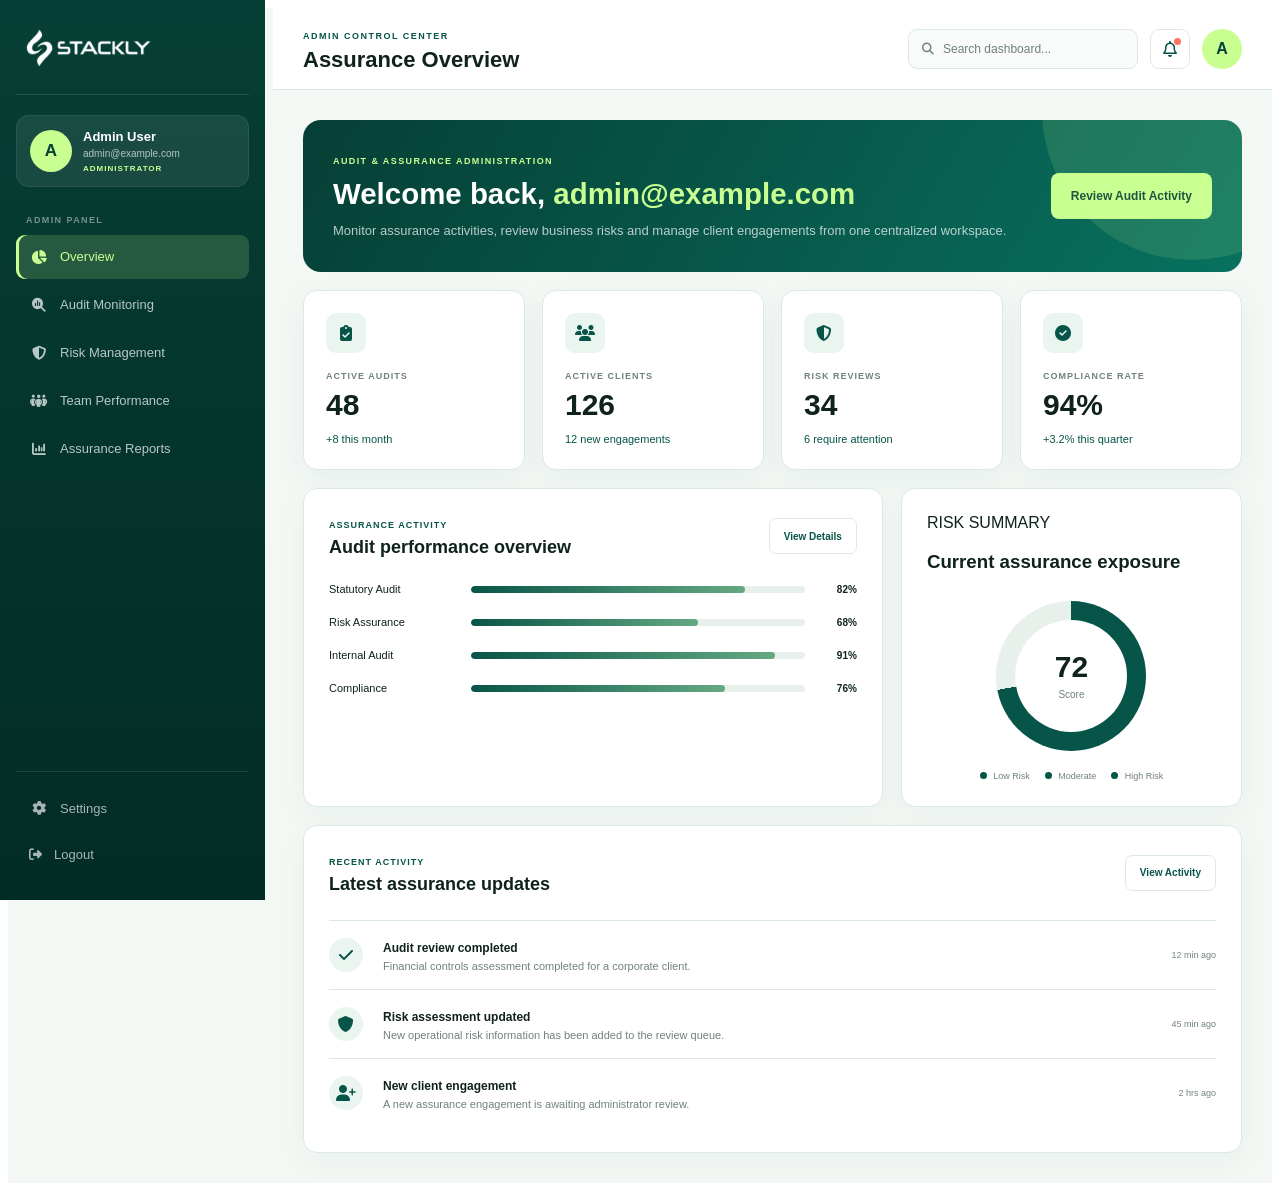
<file: admin-dashboard.html>
<!DOCTYPE html>
<html lang="en">

<head>

    <meta charset="UTF-8">

    <meta
        name="viewport"
        content="width=device-width, initial-scale=1.0"
    >

    <title>Client Dashboard | Stackly Audit & Assurance</title>


    <!-- Font Awesome -->

    <link
        rel="stylesheet"
        href="https://cdnjs.cloudflare.com/ajax/libs/font-awesome/6.7.2/css/all.min.css"
    >


    <!-- GSAP -->

    <script src="https://cdnjs.cloudflare.com/ajax/libs/gsap/3.12.5/gsap.min.js"></script>


    <!-- Dashboard CSS -->

    <link
        rel="stylesheet"
        href="css/admin-dashboard.css"
    >

</head>



<!-- =========================================================
     STACKLY AUDIT & ASSURANCE
     ADMIN DASHBOARD
========================================================= -->

<div class="audit-admin-dashboard">

    <!-- =====================================================
         SIDEBAR
    ===================================================== -->

    <aside class="audit-admin-sidebar" id="adminSidebar">

        <div class="audit-admin-logo">
            <a href="admin-dashboard.html">
                <img src="assetss/logo 4.webp" alt="STACKLY">
            </a>
        </div>

        <!-- ADMIN PROFILE -->

        <div class="audit-admin-profile">

            <div
                class="audit-admin-avatar"
                id="adminSidebarAvatar"
            >
                C
            </div>

            <div class="audit-admin-profile-info">

                <strong id="adminSidebarName">
                    Admin User
                </strong>

                <span id="adminSidebarEmail">
                    admin@example.com
                </span>

                <small>
                    ADMINISTRATOR
                </small>

            </div>

        </div>


        <!-- SIDEBAR MENU -->

        <div class="audit-admin-menu-title">
            ADMIN PANEL
        </div>

        <nav class="audit-admin-nav">

            <a
                href="#admin-overview"
                class="admin-menu-link active"
            >
                <i class="fa-solid fa-chart-pie"></i>
                <span>Overview</span>
            </a>

            <a
                href="#audit-monitoring"
                class="admin-menu-link"
            >
                <i class="fa-solid fa-magnifying-glass-chart"></i>
                <span>Audit Monitoring</span>
            </a>

            <a
                href="#risk-management"
                class="admin-menu-link"
            >
                <i class="fa-solid fa-shield-halved"></i>
                <span>Risk Management</span>
            </a>


            <a
                href="#team-performance"
                class="admin-menu-link"
            >
                <i class="fa-solid fa-people-group"></i>
                <span>Team Performance</span>
            </a>

            <a
                href="#assurance-reports"
                class="admin-menu-link"
            >
                <i class="fa-solid fa-chart-column"></i>
                <span>Assurance Reports</span>
            </a>

        </nav>


        <!-- SIDEBAR BOTTOM -->

        <div class="audit-admin-sidebar-bottom">

         <a
    href="#admin-settings"
    class="admin-menu-link"
>
    <i class="fa-solid fa-gear"></i>
    <span>Settings</span>
</a>

            <a href="login.html">
                <i class="fa-solid fa-right-from-bracket"></i>
                <span>Logout</span>
            </a>

        </div>

    </aside>


    <!-- =====================================================
         MAIN AREA
    ===================================================== -->

    <main class="audit-admin-main">


        <!-- =================================================
             HEADER
        ================================================= -->

        <header class="audit-admin-header">

            <div class="audit-admin-header-left">

                <button
                    class="audit-admin-mobile-toggle"
                    id="adminMobileToggle"
                    type="button"
                >
                    <i class="fa-solid fa-bars"></i>
                </button>

                <div>

                    <span class="audit-admin-page-label">
                        ADMIN CONTROL CENTER
                    </span>

                    <h1 id="adminPageTitle">
                        Assurance Overview
                    </h1>

                </div>

            </div>


            <div class="audit-admin-header-right">

                <a
                    href="404.html"
                    class="audit-admin-search"
                >
                    <i class="fa-solid fa-magnifying-glass"></i>
                    <span>Search dashboard...</span>
                </a>

                <a
                    href="404.html"
                    class="audit-admin-notification"
                >
                    <i class="fa-regular fa-bell"></i>
                    <span></span>
                </a>

                <div class="audit-admin-header-avatar" id="adminHeaderAvatar">
                    C
                </div>

            </div>

        </header>


        <!-- =================================================
             PAGE CONTENT
        ================================================= -->

        <div class="audit-admin-content">


            <!-- =================================================
                 OVERVIEW
            ================================================= -->

            <section
                class="admin-page-section active"
                id="admin-overview"
            >

                <div class="audit-admin-welcome">

                    <div>

                        <span>
                            AUDIT & ASSURANCE ADMINISTRATION
                        </span>

                        <h2>
                            Welcome back,
                            <strong id="adminWelcomeEmail">
                                admin@example.com
                            </strong>
                        </h2>

                        <p>
                            Monitor assurance activities, review business
                            risks and manage client engagements from one
                            centralized workspace.
                        </p>

                    </div>

                    <a
                        href="#audit-monitoring"
                        class="audit-admin-primary-btn"
                    >
                        Review Audit Activity
                    </a>

                </div>


                <!-- KPI CARDS -->

                <div class="audit-admin-kpi-grid">

                    <div class="audit-admin-kpi-card">

                        <div class="audit-admin-kpi-icon">
                            <i class="fa-solid fa-clipboard-check"></i>
                        </div>

                        <span>ACTIVE AUDITS</span>

                        <strong>48</strong>

                        <small>
                            +8 this month
                        </small>

                    </div>


                    <div class="audit-admin-kpi-card">

                        <div class="audit-admin-kpi-icon">
                            <i class="fa-solid fa-users"></i>
                        </div>

                        <span>ACTIVE CLIENTS</span>

                        <strong>126</strong>

                        <small>
                            12 new engagements
                        </small>

                    </div>


                    <div class="audit-admin-kpi-card">

                        <div class="audit-admin-kpi-icon">
                            <i class="fa-solid fa-shield-halved"></i>
                        </div>

                        <span>RISK REVIEWS</span>

                        <strong>34</strong>

                        <small>
                            6 require attention
                        </small>

                    </div>


                    <div class="audit-admin-kpi-card">

                        <div class="audit-admin-kpi-icon">
                            <i class="fa-solid fa-circle-check"></i>
                        </div>

                        <span>COMPLIANCE RATE</span>

                        <strong>94%</strong>

                        <small>
                            +3.2% this quarter
                        </small>

                    </div>

                </div>


                <!-- ANALYTICS -->

                <div class="audit-admin-grid-two">

                    <div class="audit-admin-panel">

                        <div class="audit-admin-panel-heading">

                            <div>

                                <span>
                                    ASSURANCE ACTIVITY
                                </span>

                                <h3>
                                    Audit performance overview
                                </h3>

                            </div>

                            <button
                                class="audit-admin-small-btn"
                                onclick="location.href='404.html'"
                            >
                                View Details
                            </button>

                        </div>

                        <div class="audit-admin-bars">

                            <div class="admin-bar-row">
                                <span>Statutory Audit</span>
                                <div>
                                    <i style="width:82%"></i>
                                </div>
                                <strong>82%</strong>
                            </div>

                            <div class="admin-bar-row">
                                <span>Risk Assurance</span>
                                <div>
                                    <i style="width:68%"></i>
                                </div>
                                <strong>68%</strong>
                            </div>

                            <div class="admin-bar-row">
                                <span>Internal Audit</span>
                                <div>
                                    <i style="width:91%"></i>
                                </div>
                                <strong>91%</strong>
                            </div>

                            <div class="admin-bar-row">
                                <span>Compliance</span>
                                <div>
                                    <i style="width:76%"></i>
                                </div>
                                <strong>76%</strong>
                            </div>

                        </div>

                    </div>


                    <!-- RISK SUMMARY -->

                    <div class="audit-admin-panel audit-risk-panel">

                        <span>
                            RISK SUMMARY
                        </span>

                        <h3>
                            Current assurance exposure
                        </h3>

                        <div class="risk-circle">

                            <div>
                                <strong>72</strong>
                                <span>Score</span>
                            </div>

                        </div>

                        <div class="risk-legend">

                            <span>
                                <i></i>
                                Low Risk
                            </span>

                            <span>
                                <i></i>
                                Moderate
                            </span>

                            <span>
                                <i></i>
                                High Risk
                            </span>

                        </div>

                    </div>

                </div>


                <!-- RECENT ACTIVITY -->

                <div class="audit-admin-panel audit-admin-activity">

                    <div class="audit-admin-panel-heading">

                        <div>

                            <span>
                                RECENT ACTIVITY
                            </span>

                            <h3>
                                Latest assurance updates
                            </h3>

                        </div>

                        <button
                            class="audit-admin-small-btn"
                            onclick="location.href='404.html'"
                        >
                            View Activity
                        </button>

                    </div>


                    <div class="audit-admin-activity-list">

                        <div class="admin-activity-item">

                            <div class="admin-activity-icon">
                                <i class="fa-solid fa-check"></i>
                            </div>

                            <div>
                                <strong>
                                    Audit review completed
                                </strong>

                                <p>
                                    Financial controls assessment completed
                                    for a corporate client.
                                </p>
                            </div>

                            <time>
                                12 min ago
                            </time>

                        </div>


                        <div class="admin-activity-item">

                            <div class="admin-activity-icon">
                                <i class="fa-solid fa-shield"></i>
                            </div>

                            <div>
                                <strong>
                                    Risk assessment updated
                                </strong>

                                <p>
                                    New operational risk information has
                                    been added to the review queue.
                                </p>
                            </div>

                            <time>
                                45 min ago
                            </time>

                        </div>


                        <div class="admin-activity-item">

                            <div class="admin-activity-icon">
                                <i class="fa-solid fa-user-plus"></i>
                            </div>

                            <div>
                                <strong>
                                    New client engagement
                                </strong>

                                <p>
                                    A new assurance engagement is awaiting
                                    administrator review.
                                </p>
                            </div>

                            <time>
                                2 hrs ago
                            </time>

                        </div>

                    </div>

                </div>

            </section>


            <!-- =================================================
                 AUDIT MONITORING
            ================================================= -->

            <section
                class="admin-page-section"
                id="audit-monitoring"
            >

                <div class="admin-section-heading">

                    <span>AUDIT OPERATIONS</span>

                    <h2>
                        Audit Monitoring
                    </h2>

                    <p>
                        Review current audit engagements, progress,
                        assigned teams and assurance status.
                    </p>

                </div>


                <div class="audit-admin-table-panel">

                    <div class="admin-table-heading">
                        <h3>Current engagements</h3>

                        <button
                            class="audit-admin-primary-btn"
                            onclick="location.href='404.html'"
                        >
                            Create Engagement
                        </button>
                    </div>

                    <div class="audit-admin-table-wrap">

                        <table class="audit-admin-table">

                            <thead>
                                <tr>
                                    <th>CLIENT</th>
                                    <th>ENGAGEMENT</th>
                                    <th>TEAM</th>
                                    <th>PROGRESS</th>
                                    <th>STATUS</th>
                                </tr>
                            </thead>

                            <tbody>

                                <tr>
                                    <td>Northstar Group</td>
                                    <td>Financial Audit</td>
                                    <td>Team A</td>
                                    <td>84%</td>
                                    <td>
                                        <span class="status active">
                                            Active
                                        </span>
                                    </td>
                                </tr>

                                <tr>
                                    <td>Vertex Holdings</td>
                                    <td>Internal Audit</td>
                                    <td>Team B</td>
                                    <td>67%</td>
                                    <td>
                                        <span class="status review">
                                            Review
                                        </span>
                                    </td>
                                </tr>

                                <tr>
                                    <td>Summit Enterprises</td>
                                    <td>Compliance Audit</td>
                                    <td>Team C</td>
                                    <td>91%</td>
                                    <td>
                                        <span class="status complete">
                                            Near Complete
                                        </span>
                                    </td>
                                </tr>

                                <tr>
                                    <td>BluePeak Ltd</td>
                                    <td>Risk Assurance</td>
                                    <td>Team A</td>
                                    <td>48%</td>
                                    <td>
                                        <span class="status pending">
                                            Pending
                                        </span>
                                    </td>
                                </tr>

                            </tbody>

                        </table>

                    </div>

                </div>


                <div class="audit-monitoring-extra">

    <div>
        <span>Audit Intelligence</span>
        <h3>Real-time assurance visibility</h3>
        <p>
            Maintain a clear view of important audit activities,
            review progress, and identify areas that may require
            administrator attention.
        </p>
    </div>

    <div>
        <span>Financial Assurance</span>
        <h3>Reliable financial oversight</h3>
        <p>
            Monitor financial review activities and ensure that
            key reporting information is examined with accuracy
            and professional care.
        </p>
    </div>

    <div>
        <span>Control Assessment</span>
        <h3>Stronger internal controls</h3>
        <p>
            Track control assessments and follow up on observations
            that could affect operational efficiency or financial
            transparency.
        </p>
    </div>

    <div>
        <span>Audit Findings</span>
        <h3>Clear findings and follow-up</h3>
        <p>
            Keep important audit observations visible and support
            timely follow-up actions across active engagements.
        </p>
    </div>

    <div>
        <span>Assurance Quality</span>
        <h3>Consistent review standards</h3>
        <p>
            Support consistent assurance practices by monitoring
            review quality, documentation and engagement progress.
        </p>
    </div>

</div>

            </section>


            <!-- =================================================
                 RISK MANAGEMENT
            ================================================= -->

            <section
                class="admin-page-section"
                id="risk-management"
            >

                <div class="admin-section-heading">

                    <span>RISK CONTROL</span>

                    <h2>
                        Risk Management
                    </h2>

                    <p>
                        Monitor identified risks and review their current
                        impact across active engagements.
                    </p>

                </div>


                <div class="admin-risk-grid">

                    <div class="admin-risk-card high">

                        <span>HIGH PRIORITY</span>

                        <h3>
                            Financial Reporting Risk
                        </h3>

                        <p>
                            Review required for financial reporting controls
                            and supporting documentation.
                        </p>

                        <button onclick="location.href='404.html'">
                            Review Risk
                        </button>

                    </div>


                    <div class="admin-risk-card medium">

                        <span>MODERATE</span>

                        <h3>
                            Operational Control Risk
                        </h3>

                        <p>
                            Internal process controls require additional
                            assessment during the next review.
                        </p>

                        <button onclick="location.href='404.html'">
                            Review Risk
                        </button>

                    </div>


                    <div class="admin-risk-card low">

                        <span>LOW PRIORITY</span>

                        <h3>
                            Compliance Documentation
                        </h3>

                        <p>
                            Documentation is substantially complete with
                            minor follow-up actions remaining.
                        </p>

                        <button onclick="location.href='404.html'">
                            Review Risk
                        </button>

                    </div>

                </div>

                <div class="risk-management-content">

    <div class="risk-control-intro">
        <span>Risk Control</span>
        <h3>Building stronger control over business risk</h3>
        <p>
            Identify potential risks before they become business
            challenges. Our risk control approach helps organizations
            understand exposure, strengthen preventive measures and
            maintain better control across critical operations.
        </p>
    </div>


    <div class="risk-control-grid">

        <div class="risk-control-box">
            <span>01</span>
            <h3>Risk Identification</h3>
            <p>
                Recognize operational, financial and compliance risks
                that may affect business continuity and performance.
            </p>
        </div>

        <div class="risk-control-box">
            <span>02</span>
            <h3>Control Evaluation</h3>
            <p>
                Review existing controls to understand their effectiveness
                and identify areas that need additional attention.
            </p>
        </div>

        <div class="risk-control-box">
            <span>03</span>
            <h3>Exposure Review</h3>
            <p>
                Examine areas of higher exposure and understand how
                potential risks could impact important business activities.
            </p>
        </div>

        <div class="risk-control-box">
            <span>04</span>
            <h3>Mitigation Planning</h3>
            <p>
                Develop practical actions that help reduce identified
                risks and improve the organization's control environment.
            </p>
        </div>

        <div class="risk-control-box">
            <span>05</span>
            <h3>Control Monitoring</h3>
            <p>
                Maintain ongoing visibility into key controls and
                track changes that may require management attention.
            </p>
        </div>

        <div class="risk-control-box">
            <span>06</span>
            <h3>Risk Reporting</h3>
            <p>
                Present important risk information clearly so decision
                makers can understand exposure and required actions.
            </p>
        </div>

    </div>


    <div class="risk-control-note">
        <div>
            <span>Control Focus</span>
            <h3>Turning risk information into practical action</h3>
        </div>

        <div>
            <p>
                A structured risk control process provides better
                visibility across the organization and supports
                informed decisions when business conditions change.
            </p>
        </div>
    </div>

</div>

 </section>




            <!-- =================================================
                 TEAM PERFORMANCE
            ================================================= -->

            <section
                class="admin-page-section"
                id="team-performance"
            >

                <div class="admin-section-heading">

                    <span>PEOPLE & PERFORMANCE</span>

                    <h2>
                        Team Performance
                    </h2>

                    <p>
                        Monitor workload, assurance assignments and
                        delivery performance across teams.
                    </p>

                </div>


                <div class="team-performance-grid">

                    <div class="team-performance-card">

                        <div class="team-member-icon">
                            AR
                        </div>

                        <h3>
                            Assurance Team A
                        </h3>

                        <p>
                            Financial & Statutory Audit
                        </p>

                        <div class="team-progress">
                            <span style="width:88%"></span>
                        </div>

                        <strong>
                            88% workload completion
                        </strong>

                    </div>


                    <div class="team-performance-card">

                        <div class="team-member-icon">
                            RK
                        </div>

                        <h3>
                            Assurance Team B
                        </h3>

                        <p>
                            Internal Controls & Risk
                        </p>

                        <div class="team-progress">
                            <span style="width:74%"></span>
                        </div>

                        <strong>
                            74% workload completion
                        </strong>

                    </div>


                    <div class="team-performance-card">

                        <div class="team-member-icon">
                            SM
                        </div>

                        <h3>
                            Assurance Team C
                        </h3>

                        <p>
                            Compliance & Advisory
                        </p>

                        <div class="team-progress">
                            <span style="width:81%"></span>
                        </div>

                        <strong>
                            81% workload completion
                        </strong>

                    </div>

                </div>

                <div class="team-performance-content">

    <div class="team-performance-header">
        <div>
            <span>Team Performance</span>
            <h3>Strengthening assurance through team expertise</h3>
            <p>
                Monitor team contribution, engagement progress and
                professional development to maintain consistent
                assurance quality across client assignments.
            </p>
        </div>

        <div class="team-performance-status">
            <strong>92%</strong>
            <span>Overall Performance</span>
        </div>
    </div>


    <div class="team-performance-metrics">

        <div class="team-metric">
            <span>Active Engagements</span>
            <strong>24</strong>
            <small>Currently assigned</small>
        </div>

        <div class="team-metric">
            <span>Reviews Completed</span>
            <strong>86</strong>
            <small>This reporting period</small>
        </div>

        <div class="team-metric">
            <span>Team Availability</span>
            <strong>88%</strong>
            <small>Available capacity</small>
        </div>

        <div class="team-metric">
            <span>Quality Reviews</span>
            <strong>97%</strong>
            <small>Review completion</small>
        </div>

    </div>


    <div class="team-performance-panels">

        <div class="team-performance-panel">
            <span>Engagement Progress</span>
            <h3>Current assignment activity</h3>

            <div class="team-progress-item">
                <div>
                    <span>Audit Planning</span>
                    <strong>94%</strong>
                </div>
                <div class="team-progress-track">
                    <div style="width:94%;"></div>
                </div>
            </div>

            <div class="team-progress-item">
                <div>
                    <span>Field Review</span>
                    <strong>82%</strong>
                </div>
                <div class="team-progress-track">
                    <div style="width:82%;"></div>
                </div>
            </div>

            <div class="team-progress-item">
                <div>
                    <span>Quality Review</span>
                    <strong>76%</strong>
                </div>
                <div class="team-progress-track">
                    <div style="width:76%;"></div>
                </div>
            </div>
        </div>


        <div class="team-performance-panel team-development-panel">
            <span>Capability Development</span>
            <h3>Building stronger assurance skills</h3>

            <div class="development-item">
                <div>
                    <strong>Technical Training</strong>
                    <small>8 team members</small>
                </div>
                <span>Active</span>
            </div>

            <div class="development-item">
                <div>
                    <strong>Risk Assessment</strong>
                    <small>5 team members</small>
                </div>
                <span>Progress</span>
            </div>

            <div class="development-item">
                <div>
                    <strong>Quality Standards</strong>
                    <small>11 team members</small>
                </div>
                <span>Completed</span>
            </div>
        </div>

    </div>


    <div class="team-performance-footer">

        <div>
            <span>Performance Focus</span>
            <h3>Supporting consistent delivery across every engagement</h3>
        </div>

        <div>
            <p>
                Regular performance reviews help identify workload
                requirements, strengthen team capabilities and maintain
                reliable delivery standards throughout the assurance cycle.
            </p>
        </div>

    </div>

</div>

            </section>


            <!-- =================================================
                 REPORTS
            ================================================= -->

            <section
                class="admin-page-section"
                id="assurance-reports"
            >

                <div class="admin-section-heading">

                    <span>BUSINESS INTELLIGENCE</span>

                    <h2>
                        Assurance Reports
                    </h2>

                    <p>
                        Review high-level assurance metrics and
                        reporting information.
                    </p>

                </div>


                <div class="report-admin-grid">

                    <div class="report-admin-card large">

                        <span>
                            QUARTERLY ASSURANCE
                        </span>

                        <h3>
                            Overall assurance performance
                        </h3>

                        <div class="report-number">
                            91.4%
                        </div>

                        <p>
                            Current quarter assurance completion
                            across active engagements.
                        </p>

                        <button onclick="location.href='404.html'">
                            Open Report
                        </button>

                    </div>


                    <div class="report-admin-card">

                        <span>
                            CLIENT CONFIDENCE
                        </span>

                        <strong>
                            96%
                        </strong>

                        <p>
                            Current client confidence indicator.
                        </p>

                        <button onclick="location.href='404.html'">
                            View Report
                        </button>

                    </div>


                    <div class="report-admin-card">

                        <span>
                            OPEN FINDINGS
                        </span>

                        <strong>
                            27
                        </strong>

                        <p>
                            Findings currently requiring follow-up.
                        </p>

                        <button onclick="location.href='404.html'">
                            Review Findings
                        </button>

                    </div>

                </div>

                <div class="assurance-reports-content">

    <div class="assurance-report-intro">
        <div>
            <span>Assurance Reports</span>
            <h3>Clear reporting for informed assurance decisions</h3>
            <p>
                Review completed assurance activities, reporting outcomes
                and important observations through a structured reporting
                view designed for management oversight.
            </p>
        </div>

        <div class="report-summary-badge">
            <strong>42</strong>
            <span>Reports Available</span>
        </div>
    </div>


    <div class="assurance-report-types">

        <div class="report-type-card">
            <div>
                <span>01</span>
                <h3>Audit Reports</h3>
                <p>
                    Detailed summaries of completed audit engagements,
                    key observations and final assurance conclusions.
                </p>
            </div>

            <div class="report-status">
                <strong>18</strong>
                <span>Available</span>
            </div>
        </div>


        <div class="report-type-card">
            <div>
                <span>02</span>
                <h3>Risk Reports</h3>
                <p>
                    Reports covering significant risk areas, control
                    observations and recommended management actions.
                </p>
            </div>

            <div class="report-status">
                <strong>09</strong>
                <span>Available</span>
            </div>
        </div>


        <div class="report-type-card">
            <div>
                <span>03</span>
                <h3>Compliance Reports</h3>
                <p>
                    Structured reporting on compliance reviews, identified
                    gaps and areas requiring additional attention.
                </p>
            </div>

            <div class="report-status">
                <strong>07</strong>
                <span>Available</span>
            </div>
        </div>


        <div class="report-type-card">
            <div>
                <span>04</span>
                <h3>Control Reports</h3>
                <p>
                    Summaries of internal control evaluations and the
                    progress of important control improvement activities.
                </p>
            </div>

            <div class="report-status">
                <strong>08</strong>
                <span>Available</span>
            </div>
        </div>

    </div>


    <div class="assurance-report-review">

        <div class="report-review-heading">
            <span>Report Review</span>
            <h3>Current reporting activity</h3>
        </div>

        <div class="report-review-list">

            <div class="report-review-item">
                <div>
                    <strong>Quarterly Assurance Summary</strong>
                    <span>Management reporting</span>
                </div>

                <div class="review-complete">
                    Completed
                </div>
            </div>

            <div class="report-review-item">
                <div>
                    <strong>Internal Control Assessment</strong>
                    <span>Control evaluation</span>
                </div>

                <div class="review-progress">
                    Under Review
                </div>
            </div>

            <div class="report-review-item">
                <div>
                    <strong>Compliance Review Report</strong>
                    <span>Regulatory assurance</span>
                </div>

                <div class="review-complete">
                    Completed
                </div>
            </div>

        </div>

    </div>


    <div class="assurance-report-note">
        <span>Reporting Focus</span>
        <h3>Reliable information for better management oversight</h3>
        <p>
            Assurance reporting brings together important findings,
            control observations and review outcomes in a clear format,
            helping management maintain visibility across assurance
            activities.
        </p>
    </div>

</div>

</section>


        

<section
    class="admin-page-section"
    id="admin-settings"
>

    <div class="admin-section-heading">

        <span>ADMINISTRATION</span>

        <h2>Settings</h2>

        <p>
            Manage administrator preferences, workspace controls,
            security options and notification settings.
        </p>

    </div>


    <div class="admin-settings-grid">

        <div class="admin-settings-card">

            <div class="admin-settings-icon">
                <i class="fa-regular fa-user"></i>
            </div>

            <span>ADMIN PROFILE</span>

            <h3>Administrator Profile</h3>

            <p>
                Review the administrator account information
                currently associated with this workspace.
            </p>

            <a href="404.html">
                Manage Profile
            </a>

        </div>


        <div class="admin-settings-card">

            <div class="admin-settings-icon">
                <i class="fa-solid fa-shield-halved"></i>
            </div>

            <span>SECURITY</span>

            <h3>Security Controls</h3>

            <p>
                Review security-related settings and administrative
                access controls for the assurance workspace.
            </p>

            <a href="404.html">
                Security Controls
            </a>

        </div>


        <div class="admin-settings-card">

            <div class="admin-settings-icon">
                <i class="fa-regular fa-bell"></i>
            </div>

            <span>ALERTS</span>

            <h3>Notification Controls</h3>

            <p>
                Review notification preferences for audit activity,
                risk updates and important administrative events.
            </p>

            <a href="404.html">
                Notification Controls
            </a>

        </div>


        <div class="admin-settings-card">

            <div class="admin-settings-icon">
                <i class="fa-solid fa-sliders"></i>
            </div>

            <span>WORKSPACE</span>

            <h3>Workspace Preferences</h3>

            <p>
                Manage administrative workspace preferences and
                interface-related configuration options.
            </p>

            <a href="404.html">
                Workspace Preferences
            </a>

        </div>

    </div>


    <div class="admin-settings-note">

        <i class="fa-solid fa-gear"></i>

        <div>
            <strong>Administrative Settings</strong>

            <p>
                Workspace configuration and administrator preferences
                can be managed from this section.
            </p>
        </div>

    </div>

</section>


    </main>

</div>


    <script src="js/admin-dashboard.js"></script>

</body>

</html>
</file>
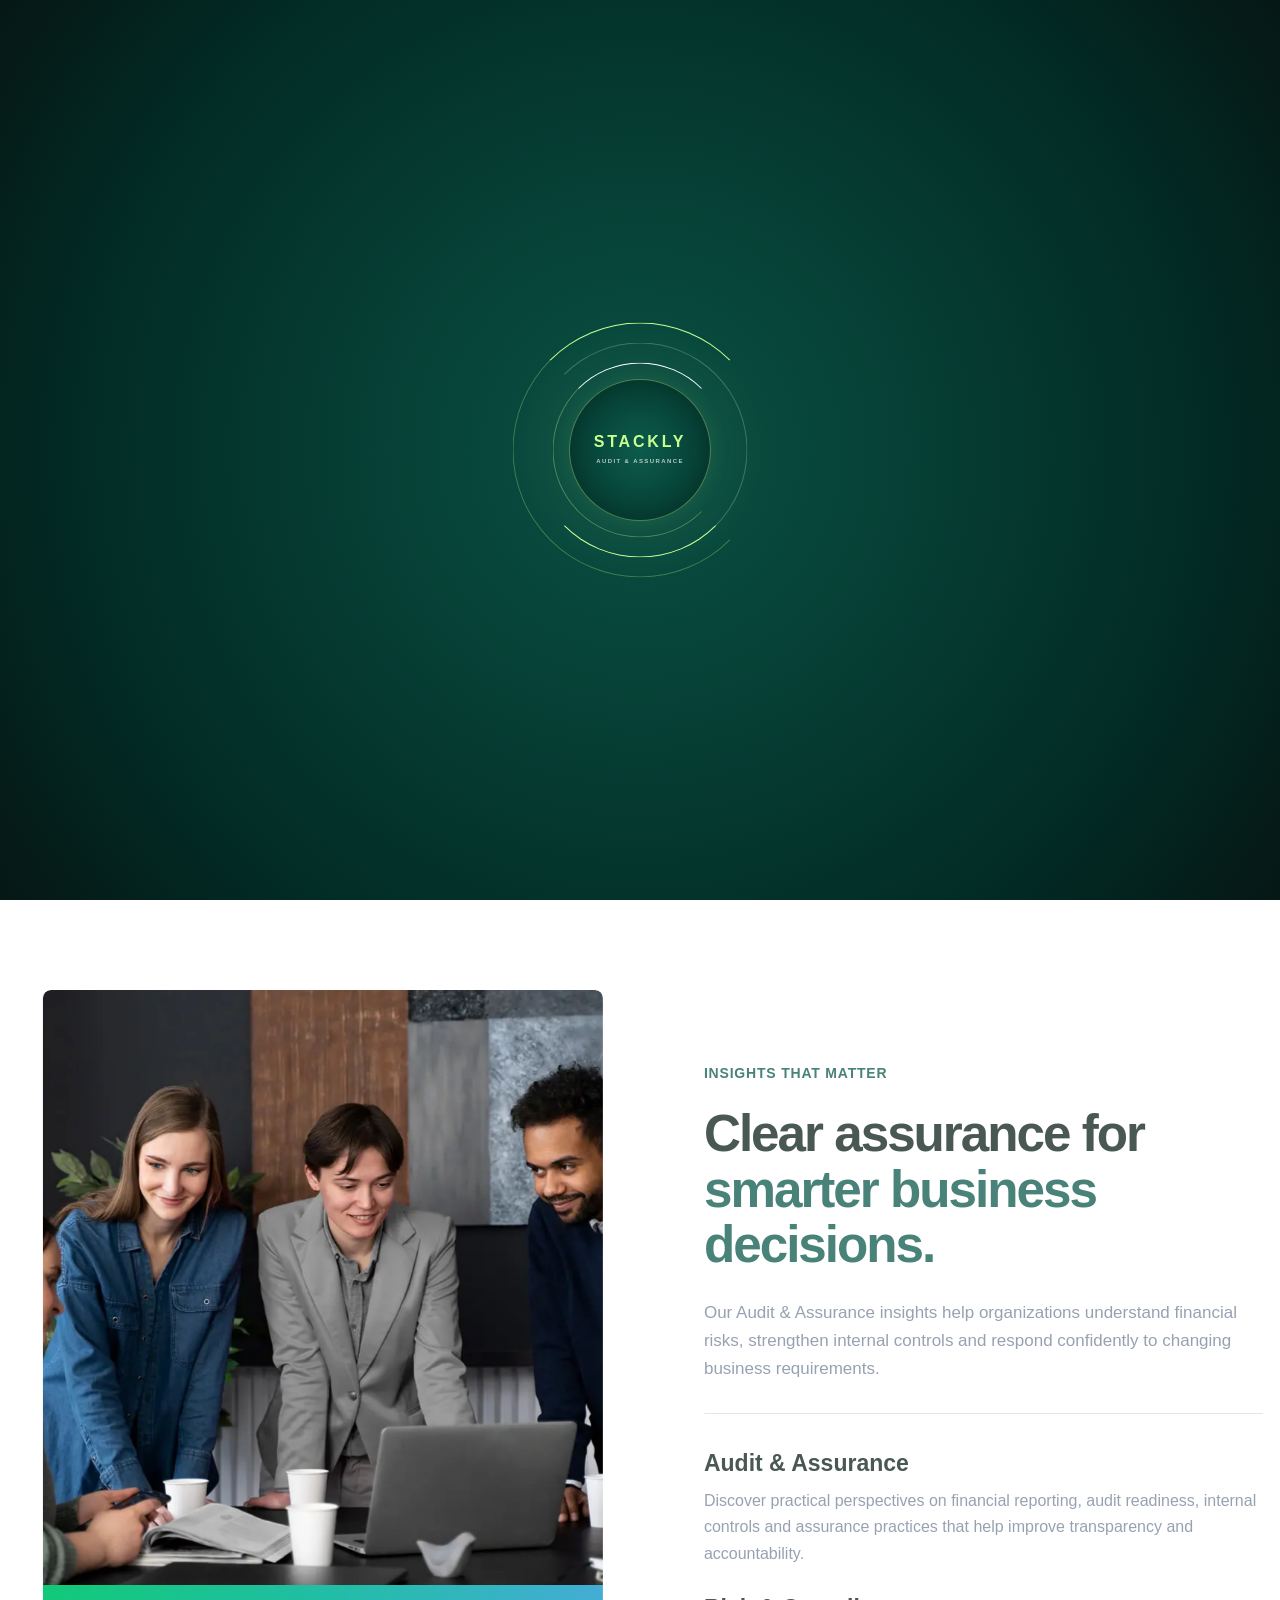
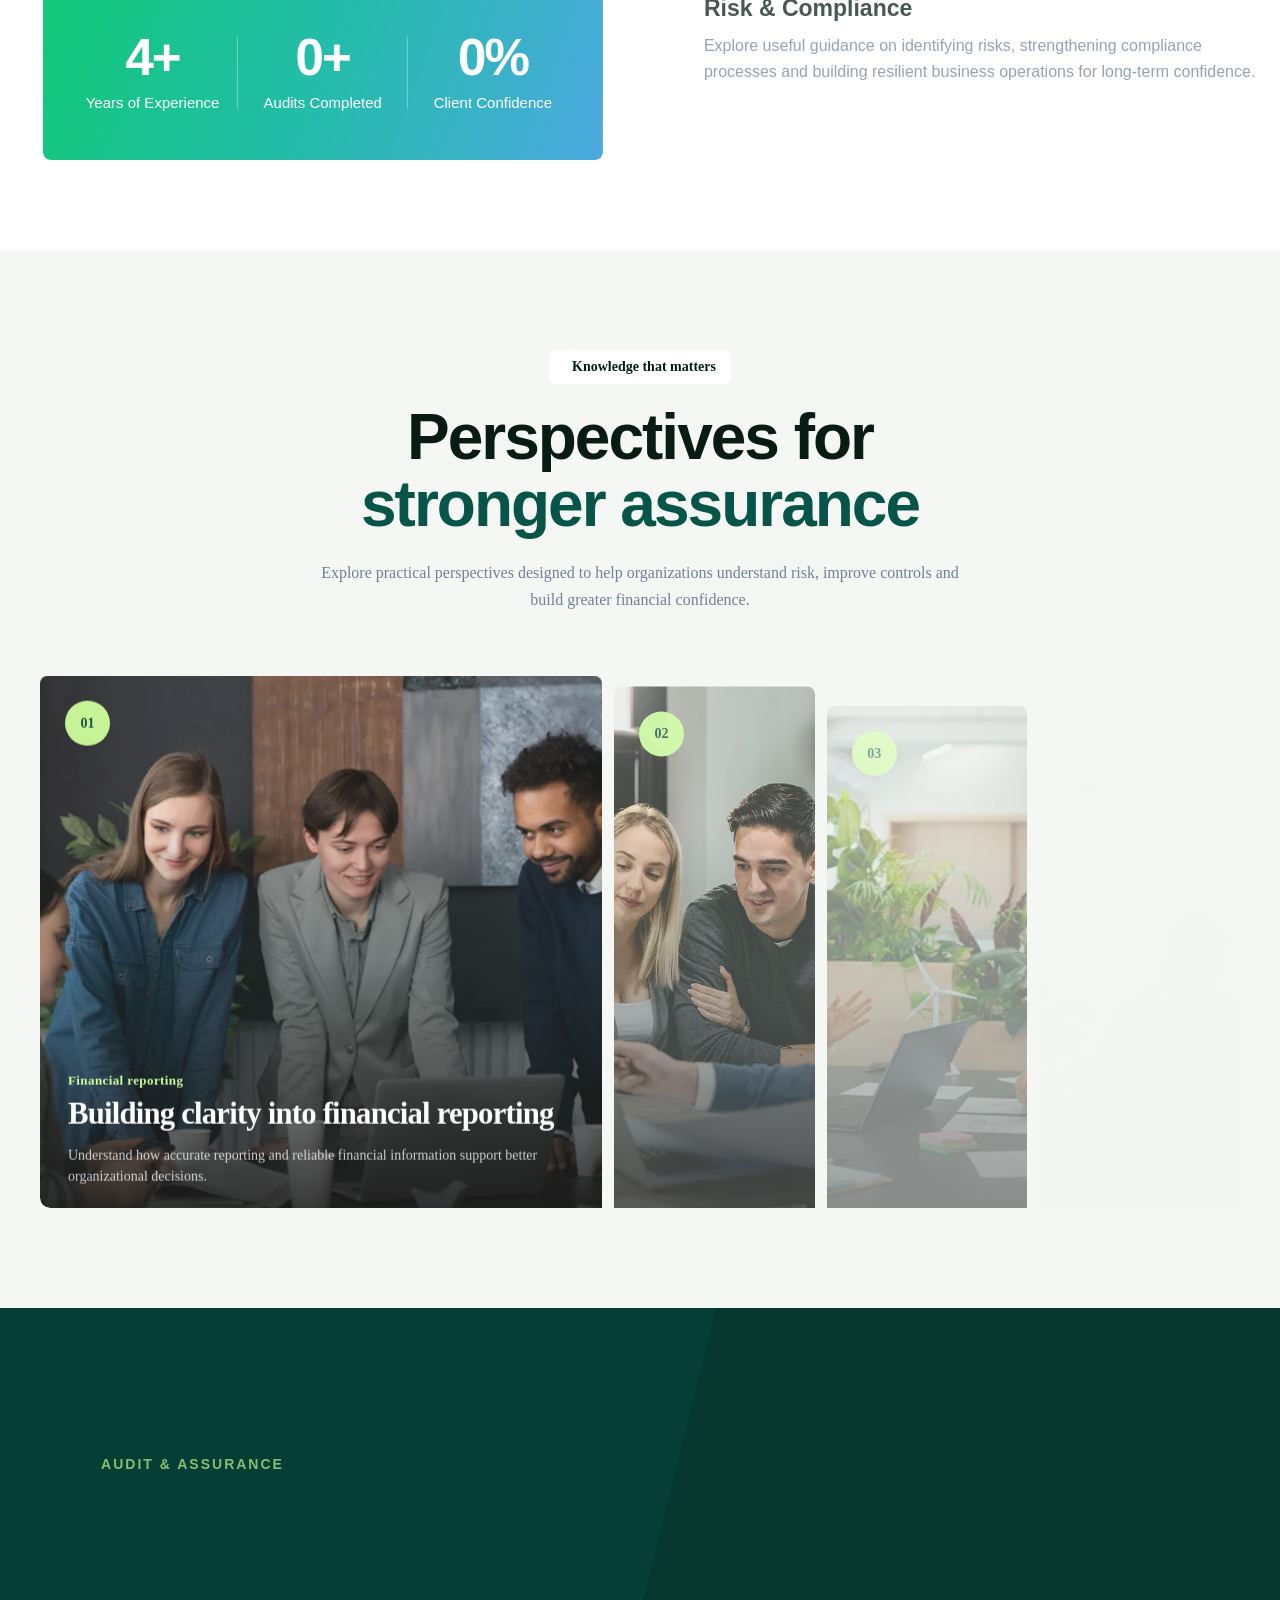
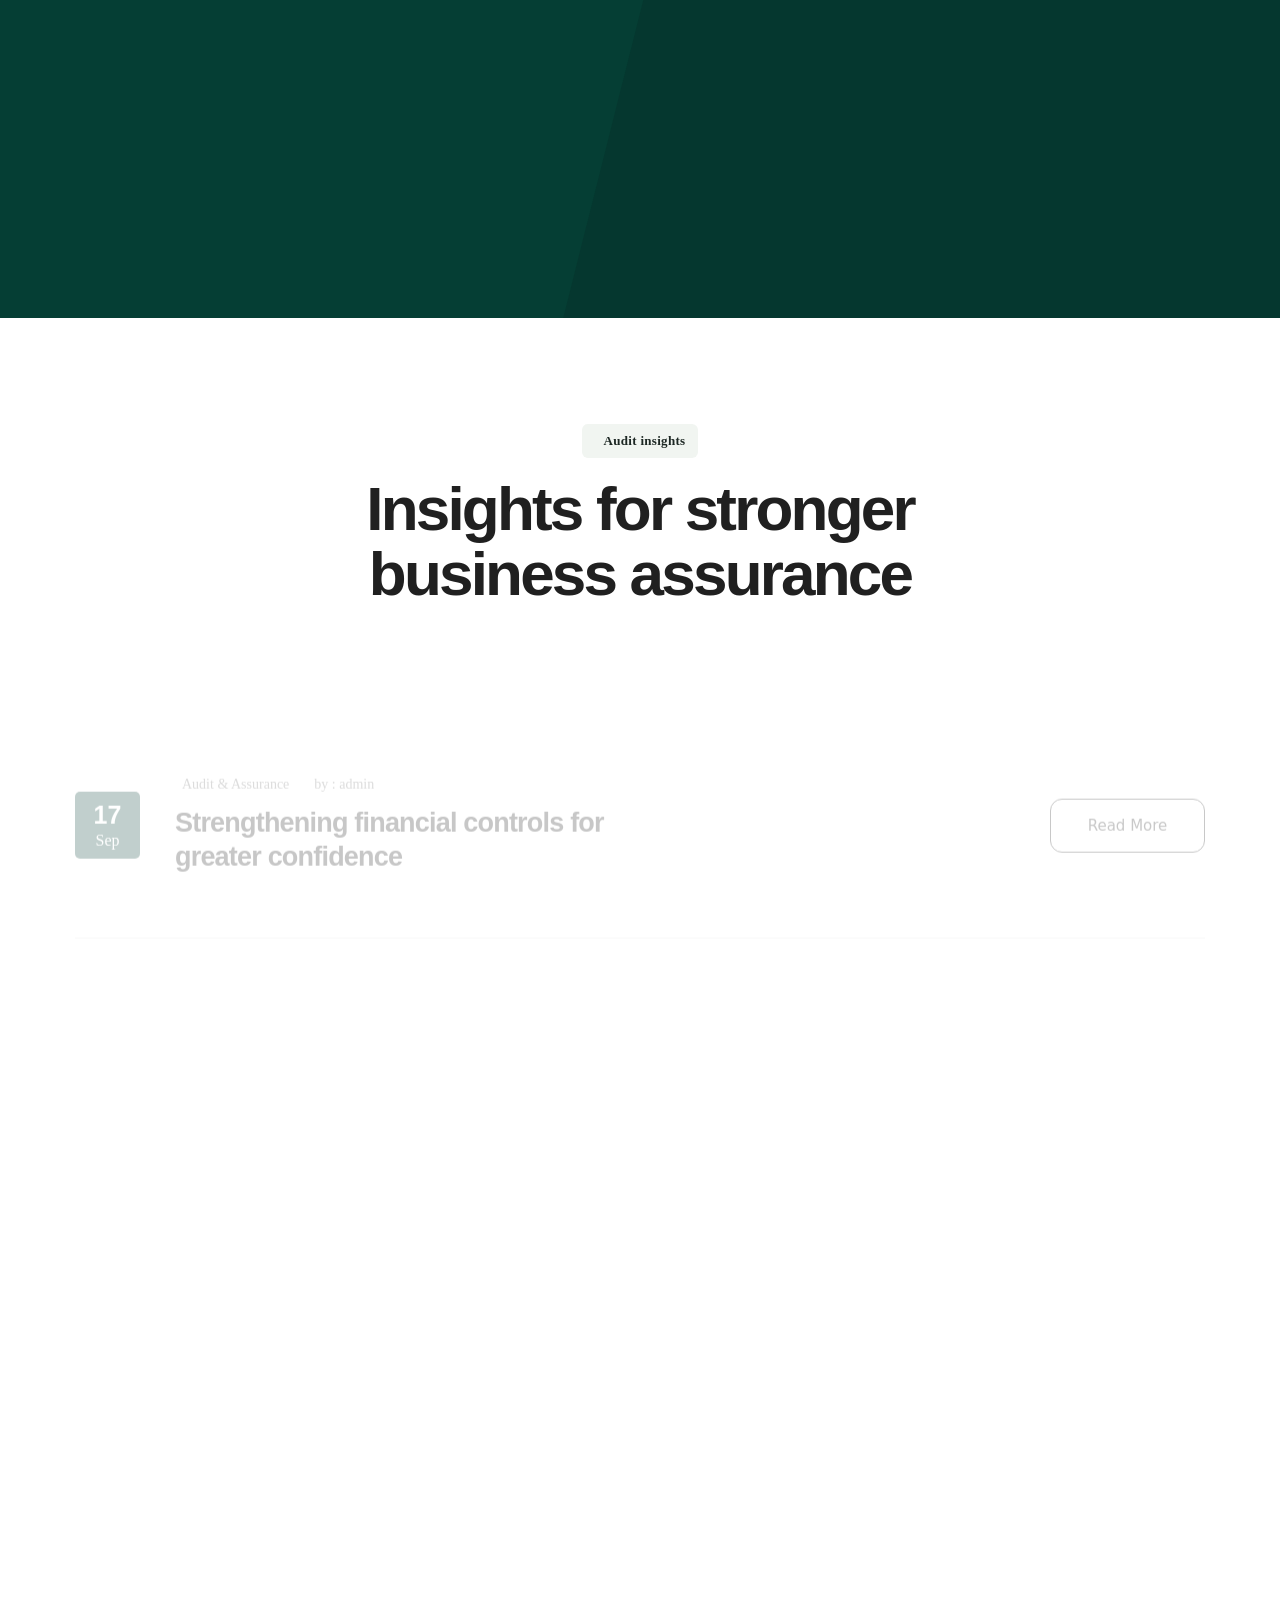
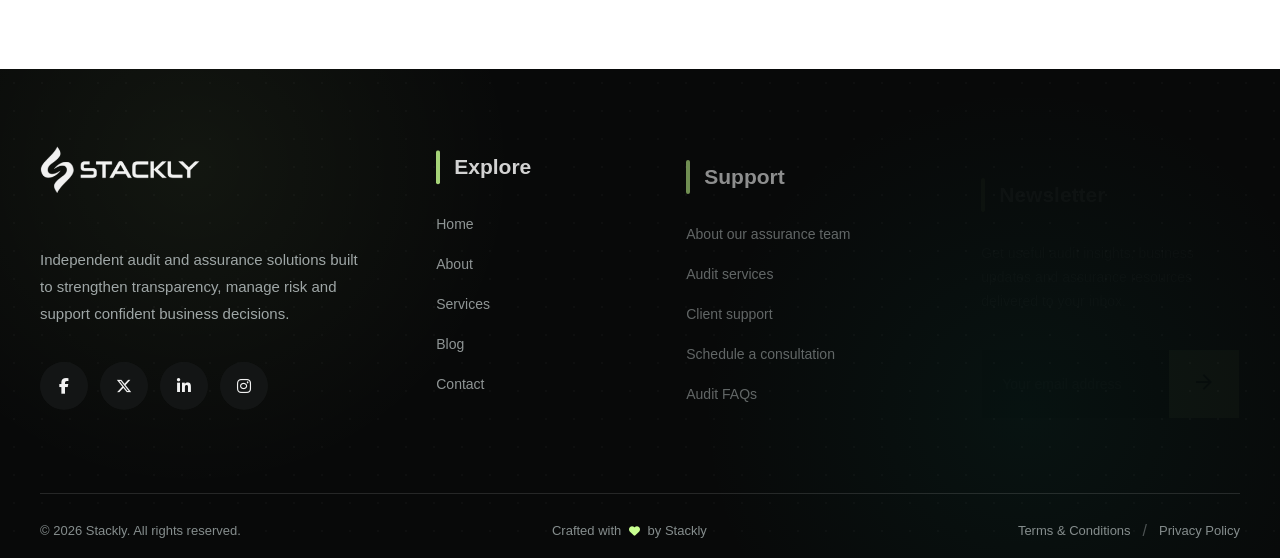
<file: blog.html>
<!DOCTYPE html>
<html lang="en">

<head>
    <meta charset="UTF-8">
    <meta name="viewport" content="width=device-width, initial-scale=1.0">

    <title>Stackly | Audit & Assurance</title>
<!-- Font Awesome -->
<link
    rel="stylesheet"
    href="https://cdnjs.cloudflare.com/ajax/libs/font-awesome/6.7.2/css/all.min.css"
>
<link
    rel="stylesheet"
    href="https://fonts.googleapis.com/icon?family=Material+Icons"
>
    <!-- Main CSS -->
    <link rel="stylesheet" href="css/style.css">
    <link rel="stylesheet" href="css/blog.css">
</head>

<body>
    
<!-- =========================================================
     STACKLY PREMIUM LOADER
========================================================= -->

<div class="stackly-loader" id="stacklyLoader">

    <div class="stackly-loader-core">

        <!-- Rotating rings -->
        <div class="stackly-ring stackly-ring-one"></div>
        <div class="stackly-ring stackly-ring-two"></div>
        <div class="stackly-ring stackly-ring-three"></div>

        <!-- Center -->
        <div class="stackly-loader-center">        

            <div class="stackly-loader-brand">
                STACKLY
            </div>

            <div class="stackly-loader-text">
                AUDIT &amp; ASSURANCE
            </div>

        </div>

    </div>

</div>


    <!-- =====================================================
         HEADER / NAVBAR
    ====================================================== -->
<header class="site-header" id="siteHeader">
    <nav class="navbar">

      <!-- Logo -->
<a href="index.html" class="brand-logo">
    <img src="assetss/logo 4.webp" alt="STACKLY Logo">
</a>
        <!-- Desktop Navigation -->
        <div class="nav-menu" id="navMenu">

            <a href="index.html" class="nav-link">Home</a>
            <a href="about.html" class="nav-link">About</a>
            <a href="services.html" class="nav-link">Services</a>
            <a href="blog.html" class="nav-link active">Blog</a>
            <a href="contact.html" class="nav-link">Contact</a>

            <!-- Mobile Auth Buttons -->
            <div class="mobile-auth">
                <a href="login.html" class="login-btn">Login</a>
                <a href="register.html" class="signup-btn">Sign Up</a>
            </div>

        </div>

        <!-- Desktop Auth -->
        <div class="desktop-auth">
            <a href="login.html" class="login-btn">Login</a>
            <a href="register.html" class="signup-btn">Sign Up</a>
        </div>

        <!-- Mobile Toggle -->
        <button
            class="menu-toggle"
            id="menuToggle"
            aria-label="Toggle navigation"
            aria-expanded="false"
        >
            <span></span>
            <span></span>
            <span></span>
        </button>

    </nav>
</header>

<!-- =========================================================
     STACKLY AUDIT & ASSURANCE
     BLOG HERO
========================================================= -->

<section class="audit-blog-hero" id="blog-hero">

    <!-- BACKGROUND IMAGE -->
    <div class="audit-blog-hero-bg">
        <img
            src="assetss/blog-hero.webp"
            alt="Audit and Assurance professionals discussing business insights"
        >
    </div>

    <!-- DARK OVERLAY -->
    <div class="audit-blog-hero-overlay"></div>


    <!-- CONTENT -->
    <div class="audit-blog-hero-container">

        <div class="audit-blog-hero-content">

            <!-- LABEL -->
            <div class="audit-blog-hero-label">
                <i class="fa-solid fa-sparkles"></i>
                <span>Audit insights</span>
            </div>


            <!-- TITLE -->
            <h1 class="audit-blog-hero-title">

                Insights that bring
                <strong>clarity to every decision</strong>

            </h1>


            <!-- DESCRIPTION -->
            <p class="audit-blog-hero-description">

                Explore practical insights on auditing, risk,
                compliance and financial assurance to help your
                organization make informed and confident decisions.

            </p>


            <!-- BUTTON -->
            <div class="audit-blog-hero-button-wrap">

                <a
                    href="404.html"
                    class="audit-blog-hero-button"
                >

                    <span>
                        Explore our insights
                    </span>

                    <span class="audit-blog-hero-arrow">
                    <span class="material-icons">arrow_forward</span>
                    </span>

                </a>

            </div>

        </div>

    </div>

</section>

<!-- =========================================================
     BLOG - ABOUT / INSIGHT SECTION
========================================================= -->

<section class="audit-blog-insight" id="blog-insight">

    <div class="audit-blog-insight-container">

        <!-- =================================================
             LEFT IMAGE + COUNTERS
        ================================================== -->

        <div class="audit-blog-insight-visual">

            <div class="audit-blog-insight-image">
                <img
                    src="assetss/service-3.webp"
                    alt="Audit and assurance professionals reviewing business information"
                >
            </div>


            <!-- COUNTER BAR -->

            <div class="audit-blog-counter-bar">

                <div class="audit-blog-counter">

                    <div
                        class="audit-blog-counter-number"
                        data-count="20"
                        data-suffix="+"
                    >
                        0+
                    </div>

                    <span>
                        Years of Experience
                    </span>

                </div>


                <div class="audit-blog-counter-divider"></div>


                <div class="audit-blog-counter">

                    <div
                        class="audit-blog-counter-number"
                        data-count="1500"
                        data-suffix="+"
                    >
                        0+
                    </div>

                    <span>
                        Audits Completed
                    </span>

                </div>


                <div class="audit-blog-counter-divider"></div>


                <div class="audit-blog-counter">

                    <div
                        class="audit-blog-counter-number"
                        data-count="98"
                        data-suffix="%"
                    >
                        0%
                    </div>

                    <span>
                        Client Confidence
                    </span>

                </div>

            </div>

        </div>


        <!-- =================================================
             RIGHT CONTENT
        ================================================== -->

        <div class="audit-blog-insight-content">

            <div class="audit-blog-insight-label">
                INSIGHTS THAT MATTER
            </div>


            <h2 class="audit-blog-insight-title">

                Clear assurance for
                <strong>smarter business decisions.</strong>

            </h2>


            <p class="audit-blog-insight-description">

                Our Audit & Assurance insights help organizations
                understand financial risks, strengthen internal
                controls and respond confidently to changing
                business requirements.

            </p>


            <div class="audit-blog-insight-line"></div>


            <!-- CONTENT ITEM 1 -->

            <div class="audit-blog-insight-item">

                <h3>
                    Audit & Assurance
                </h3>

                <p>
                    Discover practical perspectives on financial
                    reporting, audit readiness, internal controls
                    and assurance practices that help improve
                    transparency and accountability.
                </p>

            </div>


            <!-- CONTENT ITEM 2 -->

            <div class="audit-blog-insight-item">

                <h3>
                    Risk & Compliance
                </h3>

                <p>
                    Explore useful guidance on identifying risks,
                    strengthening compliance processes and building
                    resilient business operations for long-term
                    confidence.
                </p>

            </div>

        </div>

    </div>

</section>

<!-- =========================================================
     AUDIT BLOG - INSIGHT STORIES
========================================================= -->

<section class="audit-blog-stories" id="blog-stories">

    <div class="audit-blog-stories-container">

        <!-- SECTION HEADING -->

        <div class="audit-blog-stories-heading">

            <div class="audit-blog-stories-label">
                <i class="fa-solid fa-sparkles"></i>
                <span>Knowledge that matters</span>
            </div>

            <h2>
                Perspectives for
                <strong>stronger assurance</strong>
            </h2>

            <p>
                Explore practical perspectives designed to help
                organizations understand risk, improve controls
                and build greater financial confidence.
            </p>

        </div>


        <!-- =================================================
             EXPANDING IMAGE CARDS
        ================================================== -->

        <div class="audit-blog-stories-grid">


            <!-- CARD 01 -->

            <article
                class="audit-story-card active"
                data-story="0"
            >

                <img
                    src="assetss/service-3.webp"
                    alt="Audit professionals reviewing financial information"
                >

                <div class="audit-story-overlay"></div>

                <div class="audit-story-number">
                    01
                </div>

                <div class="audit-story-content">

                    <span>
                        Financial reporting
                    </span>

                    <h3>
                        Building clarity into
                        financial reporting
                    </h3>

                    <p>
                        Understand how accurate reporting and
                        reliable financial information support
                        better organizational decisions.
                    </p>

                </div>

            </article>


            <!-- CARD 02 -->

            <article
                class="audit-story-card"
                data-story="1"
            >

                <img
                    src="assetss/Service-1.webp"
                    alt="Business team discussing risk management"
                >

                <div class="audit-story-overlay"></div>

                <div class="audit-story-number">
                    02
                </div>

                <div class="audit-story-content">

                    <span>
                        Risk management
                    </span>

                    <h3>
                        Turning business risks
                        into informed action
                    </h3>

                    <p>
                        Identify critical risk areas and create
                        practical responses that strengthen
                        business resilience.
                    </p>

                </div>

            </article>


            <!-- CARD 03 -->

            <article
                class="audit-story-card"
                data-story="2"
            >

                <img
                    src="assetss/Service-4.webp"
                    alt="Professionals reviewing compliance documents"
                >

                <div class="audit-story-overlay"></div>

                <div class="audit-story-number">
                    03
                </div>

                <div class="audit-story-content">

                    <span>
                        Compliance
                    </span>

                    <h3>
                        Creating confidence through
                        stronger compliance
                    </h3>

                    <p>
                        Discover ways to improve compliance
                        processes while keeping business
                        operations transparent and accountable.
                    </p>

                </div>

            </article>


            <!-- CARD 04 -->

            <article
                class="audit-story-card"
                data-story="3"
            >

                <img
                    src="assetss/service-2.webp"
                    alt="Audit team collaborating on business strategy"
                >

                <div class="audit-story-overlay"></div>

                <div class="audit-story-number">
                    04
                </div>

                <div class="audit-story-content">

                    <span>
                        Internal controls
                    </span>

                    <h3>
                        Strengthening controls
                        for sustainable growth
                    </h3>

                    <p>
                        Learn how effective internal controls can
                        improve accountability, reduce exposure
                        and support long-term growth.
                    </p>

                </div>

            </article>

        </div>

    </div>

</section>
<!-- =========================================================
     AUDIT VIDEO CTA SECTION
========================================================= -->

<section class="audit-video-cta-section" id="audit-video-cta">

    <!-- Background Video -->
    <div class="audit-video-cta-media">

        <video
            class="audit-video-cta-background"
            autoplay
            muted
            loop
            playsinline
            preload="metadata"
        >
            <source src="videos/team-discuss.mp4" type="video/mp4">
        </video>

        <div class="audit-video-cta-media-overlay"></div>

    </div>


    <!-- =====================================================
         VIDEO PLAY BUTTON
         IMPORTANT: OUTSIDE VIDEO MEDIA
    ====================================================== -->

    <a
        href="404.html"
        class="audit-video-play-btn"
        aria-label="Watch video"
    >
        <i class="fa-solid fa-play"></i>
    </a>


    <!-- =====================================================
         CONTENT
    ====================================================== -->

    <div class="audit-video-cta-content">

        <div class="audit-video-cta-inner">

            <span class="audit-video-cta-label">
                Audit & Assurance
            </span>

            <h2 class="audit-video-cta-title">
                Ready to strengthen your
                <strong>business with confidence?</strong>
            </h2>

            <p class="audit-video-cta-description">
                Gain greater transparency, strengthen financial controls
                and identify business risks with trusted Audit & Assurance
                solutions designed around your organization.
            </p>

            <a href="contact.html" class="audit-video-cta-button">
                <span>CONTACT OUR TEAM</span>
                
            </a>

        </div>

    </div>

</section>


<!-- =========================================================
     AUDIT & ASSURANCE INSIGHTS SECTION
========================================================= -->

<section class="audit-insights-section" id="audit-insights">

    <div class="audit-insights-container">

        <!-- =================================================
             SECTION HEADING
        ================================================== -->

        <div class="audit-insights-heading">

            <div class="audit-insights-label">
                <i class="fa-solid fa-sparkles"></i>
                <span>Audit insights</span>
            </div>

            <h2>
                Insights for stronger
                <strong>business assurance</strong>
            </h2>

        </div>


        <!-- =================================================
             BLOG ROW 01
        ================================================== -->

        <article class="audit-insight-row">

            <div class="audit-insight-date">
                <strong>17</strong>
                <span>Sep</span>
            </div>


            <div class="audit-insight-main">

                <div class="audit-insight-meta">

                    <span>
                        <i class="fa-solid fa-sparkles"></i>
                        Audit & Assurance
                    </span>

                    <span>
                        <i class="fa-solid fa-sparkles"></i>
                        by : admin
                    </span>

                </div>

                <h3>
                    Strengthening financial
                    controls for greater confidence
                </h3>

            </div>


            <!-- Hidden image area -->

            <div class="audit-insight-image-wrap">

                <img
                    src="assetss/service-3.webp"
                    alt="Audit professionals reviewing financial information"
                >

            </div>


            <a href="404.html" class="audit-insight-button">
                Read More
            </a>

        </article>


        <!-- =================================================
             BLOG ROW 02
        ================================================== -->

        <article class="audit-insight-row">

            <div class="audit-insight-date">
                <strong>09</strong>
                <span>Aug</span>
            </div>


            <div class="audit-insight-main">

                <div class="audit-insight-meta">

                    <span>
                        <i class="fa-solid fa-sparkles"></i>
                        Risk Management
                    </span>

                    <span>
                        <i class="fa-solid fa-sparkles"></i>
                        by : admin
                    </span>

                </div>

                <h3>
                    Identifying business risks
                    before they become challenges
                </h3>

            </div>


            <div class="audit-insight-image-wrap">

                <img
                    src="assetss/service-2.webp"
                    alt="Business professionals discussing risk management"
                >

            </div>


            <a href="404.html" class="audit-insight-button">
                Read More
            </a>

        </article>


        <!-- =================================================
             BLOG ROW 03
        ================================================== -->

        <article class="audit-insight-row">

            <div class="audit-insight-date">
                <strong>24</strong>
                <span>Jul</span>
            </div>


            <div class="audit-insight-main">

                <div class="audit-insight-meta">

                    <span>
                        <i class="fa-solid fa-sparkles"></i>
                        Compliance
                    </span>

                    <span>
                        <i class="fa-solid fa-sparkles"></i>
                        by : admin
                    </span>

                </div>

                <h3>
                    Building transparent and
                    reliable compliance processes
                </h3>

            </div>


            <div class="audit-insight-image-wrap">

                <img
                    src="assetss/Service-1.webp"
                    alt="Professionals reviewing compliance documents"
                >

            </div>


            <a href="404.html" class="audit-insight-button">
                Read More
            </a>

        </article>


        <!-- =================================================
             BLOG ROW 04
        ================================================== -->

        <article class="audit-insight-row">

            <div class="audit-insight-date">
                <strong>12</strong>
                <span>Jun</span>
            </div>


            <div class="audit-insight-main">

                <div class="audit-insight-meta">

                    <span>
                        <i class="fa-solid fa-sparkles"></i>
                        Internal Audit
                    </span>

                    <span>
                        <i class="fa-solid fa-sparkles"></i>
                        by : admin
                    </span>

                </div>

                <h3>
                    Turning audit findings into
                    practical business improvements
                </h3>

            </div>


            <div class="audit-insight-image-wrap">

                <img
                    src="assetss/Service-4.webp"
                    alt="Audit team collaborating on business improvements"
                >

            </div>


            <a href="404.html" class="audit-insight-button">
                Read More
            </a>

        </article>

    </div>

</section>




<!-- =========================================================
     STACKLY AUDIT & ASSURANCE FOOTER
========================================================= -->

<footer class="audit-footer">

    <div class="audit-footer-pattern"></div>

    <div class="audit-footer-container">

        <!-- =================================================
             BRAND
        ================================================== -->

        <div class="audit-footer-brand">

            <a
                href="index.html"
                class="audit-footer-logo"
            >
                <img
                    src="assetss/logo 4.webp"
                    alt="STACKLY"
                >
            </a>


            <p class="audit-footer-description">
                Independent audit and assurance solutions
                built to strengthen transparency, manage
                risk and support confident business decisions.
            </p>


            <!-- SOCIAL ICONS -->

            <div class="audit-footer-socials">

                <a
                    href="404.html"
                    aria-label="Facebook"
                >
                    <i class="fa-brands fa-facebook-f"></i>
                </a>

                <a
                    href="404.html"
                    aria-label="X"
                >
                    <i class="fa-brands fa-x-twitter"></i>
                </a>

                <a
                    href="404.html"
                    aria-label="LinkedIn"
                >
                    <i class="fa-brands fa-linkedin-in"></i>
                </a>

                <a
                    href="404.html"
                    aria-label="Instagram"
                >
                    <i class="fa-brands fa-instagram"></i>
                </a>

            </div>

        </div>


        <!-- =================================================
             EXPLORE
        ================================================== -->

        <div class="audit-footer-column">

            <h3>
                <span></span>
                Explore
            </h3>

            <ul>

                <li>
                    <a href="index.html">
                        Home
                    </a>
                </li>

                <li>
                    <a href="about.html">
                        About
                    </a>
                </li>

                <li>
                    <a href="services.html">
                        Services
                    </a>
                </li>

                <li>
                    <a href="blog.html">
                        Blog
                    </a>
                </li>

                <li>
                    <a href="contact.html">
                        Contact
                    </a>
                </li>

            </ul>

        </div>


        <!-- =================================================
             SUPPORT
        ================================================== -->

        <div class="audit-footer-column">

            <h3>
                <span></span>
                Support
            </h3>

            <ul>

                <li>
                    <a href="404.html">
                        About our assurance team
                    </a>
                </li>

                <li>
                    <a href="404.html">
                        Audit services
                    </a>
                </li>

                <li>
                    <a href="404.html">
                        Client support
                    </a>
                </li>

                <li>
                    <a href="404.html">
                        Schedule a consultation
                    </a>
                </li>

                <li>
                    <a href="404.html">
                        Audit FAQs
                    </a>
                </li>

            </ul>

        </div>


        <!-- =================================================
             NEWSLETTER
        ================================================== -->

        <div class="audit-footer-newsletter">

            <h3>
                <span></span>
                Newsletter
            </h3>


            <p>
                Get useful audit insights, business updates
                and assurance resources delivered to your inbox.
            </p>


            <form
                class="audit-newsletter-form"
                id="auditNewsletterForm"
                novalidate
            >

                <div class="audit-newsletter-input-wrap">

                    <input
                        type="email"
                        id="auditNewsletterEmail"
                        placeholder="Your email address"
                        autocomplete="email"
                    >

                    <button
                        type="submit"
                        aria-label="Subscribe"
                    >
                     <span class="material-icons">arrow_forward</span>
                    </button>

                </div>


                <div
                    class="audit-newsletter-error"
                    id="auditNewsletterError"
                ></div>

            </form>

        </div>

    </div>


    <!-- =====================================================
         BOTTOM FOOTER
    ====================================================== -->

    <div class="audit-footer-bottom">

        <p>
            © 2026 Stackly. All rights reserved.
        </p>


        <p class="audit-footer-crafted">
            Crafted with
            <i class="fa-solid fa-heart"></i>
            by Stackly
        </p>


        <div class="audit-footer-legal">

            <a href="404.html">
                Terms & Conditions
            </a>

            <span>/</span>

            <a href="404.html">
                Privacy Policy
            </a>

        </div>

    </div>

</footer>


    <!-- =====================================================
         JAVASCRIPT
    ====================================================== -->

    <script src="https://cdnjs.cloudflare.com/ajax/libs/gsap/3.12.5/gsap.min.js"></script>
    <script src="js/script.js"></script>
    <script src="js/blog.js"></script>
</body>

</html>
</file>
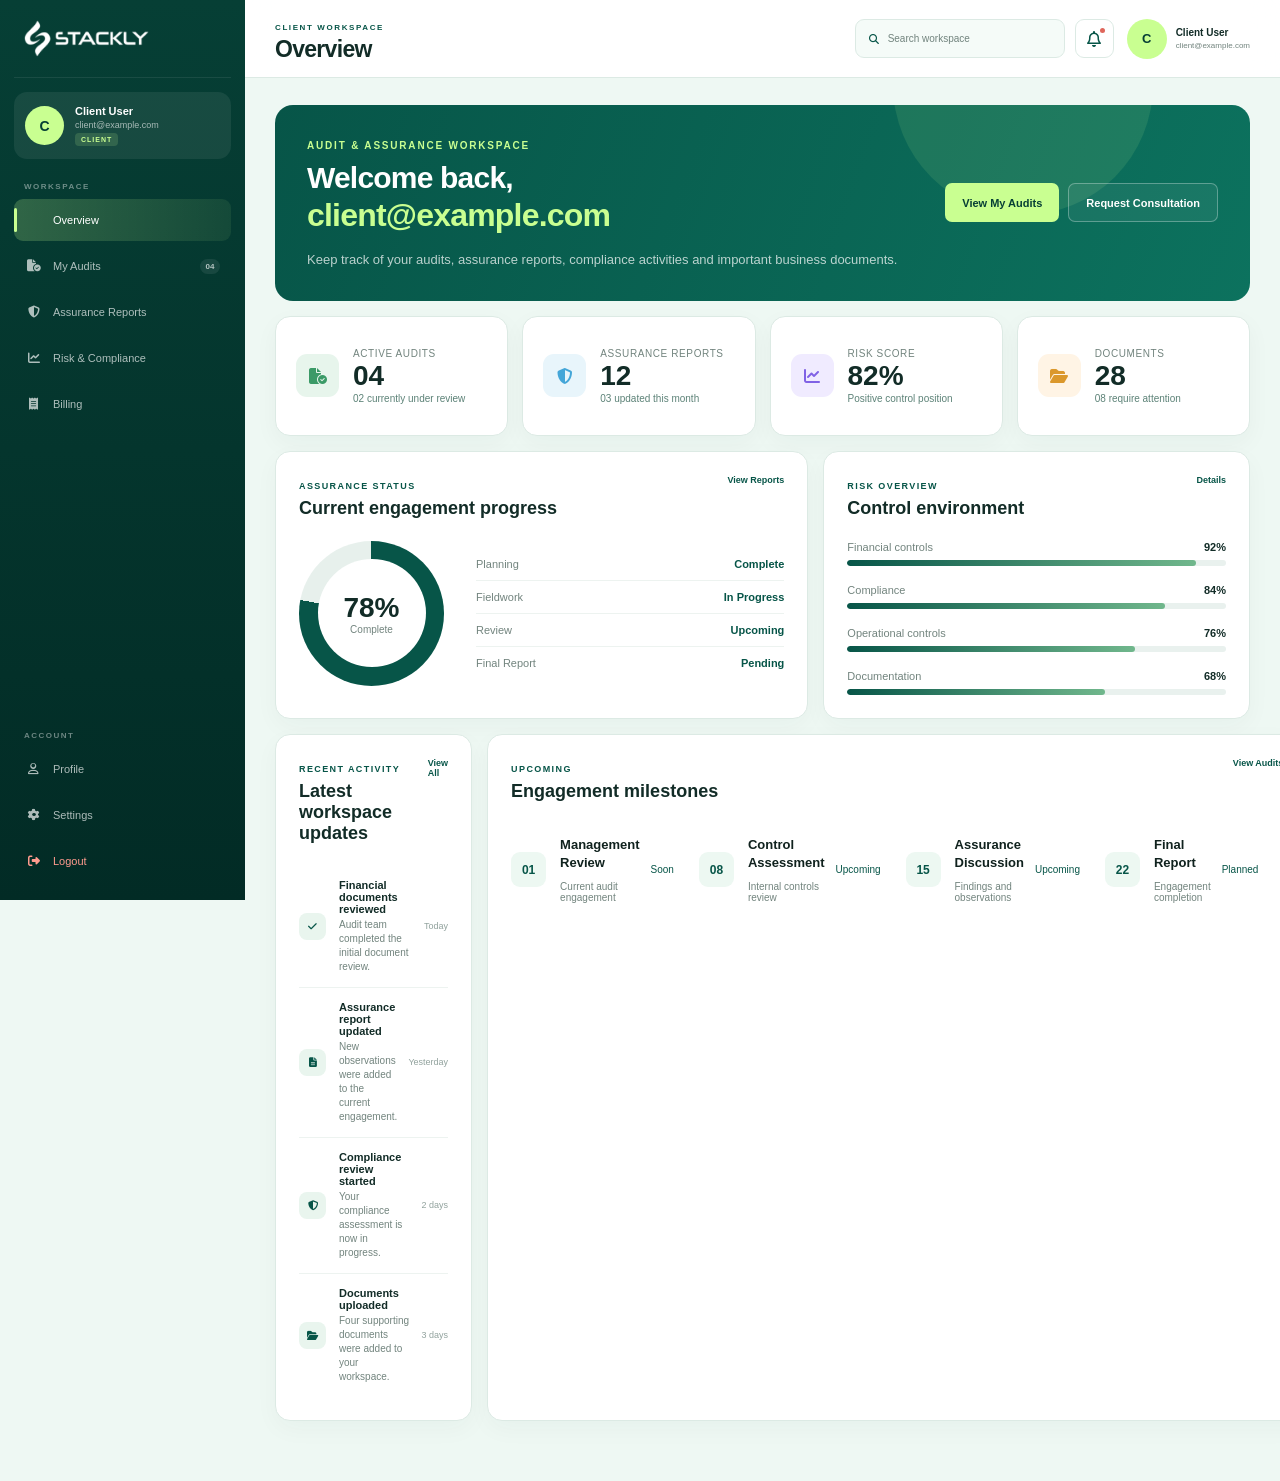
<file: client-dashboard.html>
<!DOCTYPE html>
<html lang="en">

<head>

    <meta charset="UTF-8">

    <meta
        name="viewport"
        content="width=device-width, initial-scale=1.0"
    >

    <title>Client Dashboard | Stackly Audit & Assurance</title>


    <!-- Font Awesome -->

    <link
        rel="stylesheet"
        href="https://cdnjs.cloudflare.com/ajax/libs/font-awesome/6.7.2/css/all.min.css"
    >


    <!-- GSAP -->

    <script src="https://cdnjs.cloudflare.com/ajax/libs/gsap/3.12.5/gsap.min.js"></script>


    <!-- Dashboard CSS -->

    <link
        rel="stylesheet"
        href="css/client-dashboard.css"
    >

</head>


<body class="audit-dashboard-body">


    <!-- =====================================================
         MOBILE OVERLAY
    ====================================================== -->

    <div
        class="audit-mobile-overlay"
        id="auditMobileOverlay"
    ></div>


    <!-- =====================================================
         SIDEBAR
    ====================================================== -->

    <aside
        class="audit-sidebar"
        id="auditSidebar"
    >


        <!-- Logo -->

        <div class="audit-sidebar-logo">

            <a href="client-dashboard.html">

                <img
                    src="assetss/logo 4.webp"
                    alt="STACKLY"
                >

            </a>

        </div>


        <!-- User -->

        <div class="audit-sidebar-user">

            <div
                class="audit-user-avatar"
                id="sidebarAvatar"
            >
                Y
            </div>


            <div class="audit-user-details">

                <strong id="sidebarUserName">
                    Client User
                </strong>

                <span id="sidebarUserEmail">
                    client@example.com
                </span>

                <small>
                    CLIENT
                </small>

            </div>

        </div>


        <!-- Menu -->

        <div class="audit-sidebar-label">
            WORKSPACE
        </div>


        <nav class="audit-sidebar-nav">


            <a
                href="#overview"
                class="audit-sidebar-link active"
                data-page="overview"
            >

                <i class="fa-solid fa-grid-2"></i>

                <span>
                    Overview
                </span>

            </a>


            <a
                href="#audits"
                class="audit-sidebar-link"
                data-page="audits"
            >

                <i class="fa-solid fa-file-circle-check"></i>

                <span>
                    My Audits
                </span>

                <b>
                    04
                </b>

            </a>


            <a
                href="#assurance"
                class="audit-sidebar-link"
                data-page="assurance"
            >

                <i class="fa-solid fa-shield-halved"></i>

                <span>
                    Assurance Reports
                </span>

            </a>


            <a
                href="#risk"
                class="audit-sidebar-link"
                data-page="risk"
            >

                <i class="fa-solid fa-chart-line"></i>

                <span>
                    Risk & Compliance
                </span>

            </a>

            <a
                href="#billing"
                class="audit-sidebar-link"
                data-page="billing"
            >

                <i class="fa-solid fa-receipt"></i>

                <span>
                    Billing
                </span>

            </a>


        </nav>


        <div class="audit-sidebar-label audit-sidebar-label-bottom">
            ACCOUNT
        </div>


        <nav class="audit-sidebar-nav">


            <a
                href="#profile"
                class="audit-sidebar-link"
                data-page="profile"
            >

                <i class="fa-regular fa-user"></i>

                <span>
                    Profile
                </span>

            </a>


            <a
                href="#settings"
                class="audit-sidebar-link"
                data-page="settings"
            >

                <i class="fa-solid fa-gear"></i>

                <span>
                    Settings
                </span>

            </a>


            <a
                href="login.html"
                class="audit-sidebar-link audit-logout-link"
            >

                <i class="fa-solid fa-right-from-bracket"></i>

                <span>
                    Logout
                </span>

            </a>

        </nav>


    </aside>


    <!-- =====================================================
         MAIN
    ====================================================== -->

    <main class="audit-dashboard-main">


        <!-- =================================================
             TOP HEADER
        ================================================== -->

        <header class="audit-dashboard-header">


            <div class="audit-header-left">

                <button
                    class="audit-menu-toggle"
                    id="auditMenuToggle"
                    type="button"
                >

                    <i class="fa-solid fa-bars"></i>

                </button>


                <div>

                    <span
                        class="audit-header-kicker"
                        id="headerKicker"
                    >
                        CLIENT WORKSPACE
                    </span>

                    <h1 id="headerTitle">
                        Overview
                    </h1>

                </div>

            </div>


            <div class="audit-header-actions">


                <!-- Search -->

                <button
                    type="button"
                    class="audit-header-search"
                    id="auditSearchButton"
                >

                    <i class="fa-solid fa-magnifying-glass"></i>

                    <span>
                        Search workspace
                    </span>

                </button>


                <!-- Notification -->

                <a
                    href="404.html"
                    class="audit-header-icon"
                    aria-label="Notifications"
                >

                    <i class="fa-regular fa-bell"></i>

                    <span></span>

                </a>


                <!-- User -->

                <div class="audit-header-user">

                    <div
                        class="audit-header-avatar"
                        id="headerAvatar"
                    >
                        Y
                    </div>

                    <div class="audit-header-user-info">

                        <strong id="headerUserName">
                            Client User
                        </strong>

                        <span id="headerUserEmail">
                            client@example.com
                        </span>

                    </div>

                </div>

            </div>

        </header>


        <!-- =================================================
             PAGE AREA
        ================================================== -->

        <div class="audit-dashboard-content">


            <!-- =================================================
                 OVERVIEW
            ================================================== -->

            <section
                class="audit-dashboard-page active"
                data-content="overview"
            >


                <!-- Welcome -->

                <div class="audit-welcome-panel">

                    <div>

                        <span>
                            AUDIT & ASSURANCE WORKSPACE
                        </span>

                        <h2>
                            Welcome back,
                        </h2>
                           
        <strong
            class="welcome-user-email"
            id="welcomeUserEmail">
            client@example.com
        </strong>
                    
                        <p>
                            Keep track of your audits, assurance
                            reports, compliance activities and
                            important business documents.
                        </p>

                    </div>


                    <div class="audit-welcome-actions">

                        <a
                            href="#audits"
                            class="audit-main-button"
                        >
                            View My Audits
                        </a>

                        <a
                            href="404.html"
                            class="audit-outline-button"
                        >
                            Request Consultation
                        </a>

                    </div>

                </div>


                <!-- Stats -->

                <div class="audit-stat-grid">


                    <article class="audit-stat-card">

                        <div class="audit-stat-icon green">
                            <i class="fa-solid fa-file-circle-check"></i>
                        </div>

                        <div>

                            <span>
                                ACTIVE AUDITS
                            </span>

                            <strong>
                                04
                            </strong>

                            <small>
                                02 currently under review
                            </small>

                        </div>

                    </article>


                    <article class="audit-stat-card">

                        <div class="audit-stat-icon blue">
                            <i class="fa-solid fa-shield-halved"></i>
                        </div>

                        <div>

                            <span>
                                ASSURANCE REPORTS
                            </span>

                            <strong>
                                12
                            </strong>

                            <small>
                                03 updated this month
                            </small>

                        </div>

                    </article>


                    <article class="audit-stat-card">

                        <div class="audit-stat-icon purple">
                            <i class="fa-solid fa-chart-line"></i>
                        </div>

                        <div>

                            <span>
                                RISK SCORE
                            </span>

                            <strong>
                                82%
                            </strong>

                            <small>
                                Positive control position
                            </small>

                        </div>

                    </article>


                    <article class="audit-stat-card">

                        <div class="audit-stat-icon orange">
                            <i class="fa-solid fa-folder-open"></i>
                        </div>

                        <div>

                            <span>
                                DOCUMENTS
                            </span>

                            <strong>
                                28
                            </strong>

                            <small>
                                08 require attention
                            </small>

                        </div>

                    </article>


                </div>


                <!-- Middle -->

                <div class="audit-overview-grid">


                    <!-- Assurance status -->

                    <article class="audit-dashboard-card audit-assurance-card">

                        <div class="audit-card-heading">

                            <div>

                                <span>
                                    ASSURANCE STATUS
                                </span>

                                <h3>
                                    Current engagement progress
                                </h3>

                            </div>

                            <a href="#assurance">
                                View Reports
                            </a>

                        </div>


                        <div class="audit-progress-area">


                            <div class="audit-progress-ring">

                                <div>

                                    <strong>
                                        78%
                                    </strong>

                                    <span>
                                        Complete
                                    </span>

                                </div>

                            </div>


                            <div class="audit-progress-details">

                                <div>

                                    <span>
                                        Planning
                                    </span>

                                    <strong>
                                        Complete
                                    </strong>

                                </div>

                                <div>

                                    <span>
                                        Fieldwork
                                    </span>

                                    <strong>
                                        In Progress
                                    </strong>

                                </div>

                                <div>

                                    <span>
                                        Review
                                    </span>

                                    <strong>
                                        Upcoming
                                    </strong>

                                </div>

                                <div>

                                    <span>
                                        Final Report
                                    </span>

                                    <strong>
                                        Pending
                                    </strong>

                                </div>

                            </div>

                        </div>

                    </article>


                    <!-- Risk -->

                    <article class="audit-dashboard-card audit-risk-card">

                        <div class="audit-card-heading">

                            <div>

                                <span>
                                    RISK OVERVIEW
                                </span>

                                <h3>
                                    Control environment
                                </h3>

                            </div>

                            <a href="#risk">
                                Details
                            </a>

                        </div>


                        <div class="audit-risk-bars">


                            <div class="audit-risk-row">

                                <div>

                                    <span>
                                        Financial controls
                                    </span>

                                    <strong>
                                        92%
                                    </strong>

                                </div>

                                <div class="audit-bar">
                                    <span style="width:92%"></span>
                                </div>

                            </div>


                            <div class="audit-risk-row">

                                <div>

                                    <span>
                                        Compliance
                                    </span>

                                    <strong>
                                        84%
                                    </strong>

                                </div>

                                <div class="audit-bar">
                                    <span style="width:84%"></span>
                                </div>

                            </div>


                            <div class="audit-risk-row">

                                <div>

                                    <span>
                                        Operational controls
                                    </span>

                                    <strong>
                                        76%
                                    </strong>

                                </div>

                                <div class="audit-bar">
                                    <span style="width:76%"></span>
                                </div>

                            </div>


                            <div class="audit-risk-row">

                                <div>

                                    <span>
                                        Documentation
                                    </span>

                                    <strong>
                                        68%
                                    </strong>

                                </div>

                                <div class="audit-bar">
                                    <span style="width:68%"></span>
                                </div>

                            </div>

                        </div>

                    </article>

                </div>


                <!-- Bottom -->

                <div class="audit-overview-grid bottom-grid">


                    <!-- Activity -->

                    <article class="audit-dashboard-card">

                        <div class="audit-card-heading">

                            <div>

                                <span>
                                    RECENT ACTIVITY
                                </span>

                                <h3>
                                    Latest workspace updates
                                </h3>

                            </div>

                            <a href="#documents">
                                View All
                            </a>

                        </div>


                        <div class="audit-activity-list">


                            <div class="audit-activity-item">

                                <i class="fa-solid fa-check"></i>

                                <div>

                                    <strong>
                                        Financial documents reviewed
                                    </strong>

                                    <span>
                                        Audit team completed the
                                        initial document review.
                                    </span>

                                </div>

                                <small>
                                    Today
                                </small>

                            </div>


                            <div class="audit-activity-item">

                                <i class="fa-solid fa-file-lines"></i>

                                <div>

                                    <strong>
                                        Assurance report updated
                                    </strong>

                                    <span>
                                        New observations were added
                                        to the current engagement.
                                    </span>

                                </div>

                                <small>
                                    Yesterday
                                </small>

                            </div>


                            <div class="audit-activity-item">

                                <i class="fa-solid fa-shield-halved"></i>

                                <div>

                                    <strong>
                                        Compliance review started
                                    </strong>

                                    <span>
                                        Your compliance assessment
                                        is now in progress.
                                    </span>

                                </div>

                                <small>
                                    2 days
                                </small>

                            </div>


                            <div class="audit-activity-item">

                                <i class="fa-solid fa-folder-open"></i>

                                <div>

                                    <strong>
                                        Documents uploaded
                                    </strong>

                                    <span>
                                        Four supporting documents
                                        were added to your workspace.
                                    </span>

                                </div>

                                <small>
                                    3 days
                                </small>

                            </div>

                        </div>

                    </article>


                    <!-- Upcoming -->

                    <article class="audit-dashboard-card">

                        <div class="audit-card-heading">

                            <div>

                                <span>
                                    UPCOMING
                                </span>

                                <h3>
                                    Engagement milestones
                                </h3>

                            </div>

                            <a href="#audits">
                                View Audits
                            </a>

                        </div>


                        <div class="audit-milestone-list">


                            <div class="audit-milestone">

                                <div class="audit-milestone-date">
                                    01
                                </div>

                                <div>

                                    <strong>
                                        Management Review
                                    </strong>

                                    <span>
                                        Current audit engagement
                                    </span>

                                </div>

                                <small>
                                    Soon
                                </small>

                            </div>


                            <div class="audit-milestone">

                                <div class="audit-milestone-date">
                                    08
                                </div>

                                <div>

                                    <strong>
                                        Control Assessment
                                    </strong>

                                    <span>
                                        Internal controls review
                                    </span>

                                </div>

                                <small>
                                    Upcoming
                                </small>

                            </div>


                            <div class="audit-milestone">

                                <div class="audit-milestone-date">
                                    15
                                </div>

                                <div>

                                    <strong>
                                        Assurance Discussion
                                    </strong>

                                    <span>
                                        Findings and observations
                                    </span>

                                </div>

                                <small>
                                    Upcoming
                                </small>

                            </div>


                            <div class="audit-milestone">

                                <div class="audit-milestone-date">
                                    22
                                </div>

                                <div>

                                    <strong>
                                        Final Report
                                    </strong>

                                    <span>
                                        Engagement completion
                                    </span>

                                </div>

                                <small>
                                    Planned
                                </small>

                            </div>

                        </div>

                    </article>

                </div>


            </section>


            <!-- =================================================
                 AUDITS
            ================================================== -->

            <section
                class="audit-dashboard-page"
                data-content="audits"
            >

                <div class="audit-page-intro">

                    <span>
                        AUDIT MANAGEMENT
                    </span>

                    <h2>
                        My Audits
                    </h2>

                    <p>
                        Monitor your current audit engagements,
                        review progress and follow important
                        engagement activities.
                    </p>

                </div>


                <div class="audit-large-summary">

                    <div>

                        <span>
                            TOTAL ENGAGEMENTS
                        </span>

                        <strong>
                            08
                        </strong>

                    </div>

                    <div>

                        <span>
                            IN PROGRESS
                        </span>

                        <strong>
                            04
                        </strong>

                    </div>

                    <div>

                        <span>
                            COMPLETED
                        </span>

                        <strong>
                            32
                        </strong>

                    </div>

                    <div>

                        <span>
                            REVIEW ITEMS
                        </span>

                        <strong>
                            06
                        </strong>

                    </div>

                </div>


                <div class="audit-table-card">

                    <div class="audit-table-heading">

                        <h3>
                            Active engagements
                        </h3>

                        <a href="404.html">
                            Export Report
                        </a>

                    </div>


                    <div class="audit-table-scroll">

                        <table>

                            <thead>

                                <tr>
                                    <th>Engagement</th>
                                    <th>Service</th>
                                    <th>Progress</th>
                                    <th>Status</th>
                                    <th>Action</th>
                                </tr>

                            </thead>

                            <tbody>

                                <tr>

                                    <td>
                                        <strong>
                                            FY Financial Audit
                                        </strong>
                                        <small>
                                            Engagement #AA-1042
                                        </small>
                                    </td>

                                    <td>
                                        Statutory Audit
                                    </td>

                                    <td>
                                        <div class="mini-progress">
                                            <span style="width:78%"></span>
                                        </div>
                                    </td>

                                    <td>
                                        <em class="status-green">
                                            In Progress
                                        </em>
                                    </td>

                                    <td>
                                        <a href="404.html">
                                            Open
                                        </a>
                                    </td>

                                </tr>


                                <tr>

                                    <td>
                                        <strong>
                                            Internal Control Review
                                        </strong>
                                        <small>
                                            Engagement #AA-1037
                                        </small>
                                    </td>

                                    <td>
                                        Internal Audit
                                    </td>

                                    <td>
                                        <div class="mini-progress">
                                            <span style="width:62%"></span>
                                        </div>
                                    </td>

                                    <td>
                                        <em class="status-orange">
                                            Under Review
                                        </em>
                                    </td>

                                    <td>
                                        <a href="404.html">
                                            Open
                                        </a>
                                    </td>

                                </tr>


                                <tr>

                                    <td>
                                        <strong>
                                            Compliance Assessment
                                        </strong>
                                        <small>
                                            Engagement #AA-1029
                                        </small>
                                    </td>

                                    <td>
                                        Compliance
                                    </td>

                                    <td>
                                        <div class="mini-progress">
                                            <span style="width:45%"></span>
                                        </div>
                                    </td>

                                    <td>
                                        <em class="status-blue">
                                            Planning
                                        </em>
                                    </td>

                                    <td>
                                        <a href="404.html">
                                            Open
                                        </a>
                                    </td>

                                </tr>


                                <tr>

                                    <td>
                                        <strong>
                                            Risk Assurance Review
                                        </strong>
                                        <small>
                                            Engagement #AA-1022
                                        </small>
                                    </td>

                                    <td>
                                        Risk Assurance
                                    </td>

                                    <td>
                                        <div class="mini-progress">
                                            <span style="width:88%"></span>
                                        </div>
                                    </td>

                                    <td>
                                        <em class="status-green">
                                            In Progress
                                        </em>
                                    </td>

                                    <td>
                                        <a href="404.html">
                                            Open
                                        </a>
                                    </td>

                                </tr>

                            </tbody>

                        </table>

                    </div>

                </div>

      
            <div class="client-audits-content">

    <div class="client-audits-heading">
        <div>
            <span>My Audits</span>
            <h3>Track your assurance engagements</h3>
            <p>
                View your ongoing and completed audit engagements,
                monitor important milestones and stay informed about
                the progress of your assurance activities.
            </p>
        </div>

        <div class="audit-portfolio-count">
            <strong>06</strong>
            <span>Total Audits</span>
        </div>
    </div>


    <div class="audit-engagement-card">

        <div class="audit-engagement-top">
            <div>
                <span>Current Engagement</span>
                <h3>Annual Financial Assurance Review</h3>
            </div>

            <div class="audit-active-status">
                In Progress
            </div>
        </div>

        <div class="audit-engagement-info">

            <div>
                <span>Engagement ID</span>
                <strong>AUD-2026-024</strong>
            </div>

            <div>
                <span>Audit Period</span>
                <strong>Apr 2025 – Mar 2026</strong>
            </div>

            <div>
                <span>Lead Reviewer</span>
                <strong>Assurance Team</strong>
            </div>

            <div>
                <span>Expected Completion</span>
                <strong>30 Sep 2026</strong>
            </div>

        </div>

    </div>


    <div class="audit-milestones">

        <div class="audit-milestone-title">
            <span>Engagement Progress</span>
            <h3>Audit milestones</h3>
        </div>

        <div class="audit-milestone-list">

            <div class="audit-milestone completed">
                <div class="milestone-marker">
                    <i class="fa-solid fa-check"></i>
                </div>

                <div>
                    <strong>Planning & Scoping</strong>
                    <span>Completed</span>
                </div>
            </div>


            <div class="audit-milestone completed">
                <div class="milestone-marker">
                    <i class="fa-solid fa-check"></i>
                </div>

                <div>
                    <strong>Document Review</strong>
                    <span>Completed</span>
                </div>
            </div>


            <div class="audit-milestone active">
                <div class="milestone-marker">
                    <i class="fa-solid fa-circle"></i>
                </div>

                <div>
                    <strong>Control Assessment</strong>
                    <span>Currently in progress</span>
                </div>
            </div>


            <div class="audit-milestone">
                <div class="milestone-marker">
                    <i class="fa-solid fa-lock"></i>
                </div>

                <div>
                    <strong>Final Assurance Review</strong>
                    <span>Upcoming</span>
                </div>
            </div>

        </div>

    </div>


    <div class="audit-client-summary">

        <div>
            <span>Client Summary</span>
            <h3>Important engagement information</h3>
        </div>

        <div class="audit-summary-items">

            <div>
                <strong>04</strong>
                <span>Documents Reviewed</span>
            </div>

            <div>
                <strong>02</strong>
                <span>Items Awaiting Review</span>
            </div>

            <div>
                <strong>03</strong>
                <span>Completed Milestones</span>
            </div>

        </div>

    </div>

</div>

</section>
            
      

            <!-- =================================================
                 ASSURANCE
            ================================================== -->

            <section
                class="audit-dashboard-page"
                data-content="assurance"
            >

                <div class="audit-page-intro">

                    <span>
                        ASSURANCE CENTRE
                    </span>

                    <h2>
                        Assurance Reports
                    </h2>

                    <p>
                        Review assurance findings, engagement
                        observations and completed reports.
                    </p>

                </div>


                <div class="audit-report-grid">


                    <article class="audit-report-card">

                        <div class="audit-report-icon">
                            <i class="fa-solid fa-file-circle-check"></i>
                        </div>

                        <span>
                            COMPLETED
                        </span>

                        <h3>
                            Annual Assurance Report
                        </h3>

                        <p>
                            Summary of key observations,
                            controls and assurance conclusions.
                        </p>

                        <a href="404.html">
                            View Report
                        </a>

                    </article>


                    <article class="audit-report-card">

                        <div class="audit-report-icon">
                            <i class="fa-solid fa-shield-halved"></i>
                        </div>

                        <span>
                            UPDATED
                        </span>

                        <h3>
                            Control Assurance Review
                        </h3>

                        <p>
                            Review of financial and operational
                            control effectiveness.
                        </p>

                        <a href="404.html">
                            View Report
                        </a>

                    </article>


                    <article class="audit-report-card">

                        <div class="audit-report-icon">
                            <i class="fa-solid fa-chart-line"></i>
                        </div>

                        <span>
                            IN PROGRESS
                        </span>

                        <h3>
                            Risk Assurance Report
                        </h3>

                        <p>
                            Current assessment of business risk
                            and mitigation activities.
                        </p>

                        <a href="404.html">
                            View Report
                        </a>

                    </article>

                </div>


                <div class="audit-large-note">

                    <i class="fa-solid fa-circle-info"></i>

                    <div>

                        <strong>
                            Assurance update
                        </strong>

                        <p>
                            Your latest engagement observations
                            have been added to the current
                            assurance workspace.
                        </p>

                    </div>

                </div>

                <div class="assurance-reports-new-content">

    <div class="assurance-report-banner">

        <div>
            <span>Assurance Insights</span>
            <h3>Reports that turn review findings into clear business insight</h3>
            <p>
                Access important assurance observations, review outcomes
                and management insights in one structured reporting view.
            </p>
        </div>

        <div class="report-insight-number">
            <strong>18</strong>
            <span>Open Insights</span>
        </div>

    </div>


    <div class="report-insight-grid">

        <div class="report-insight-card">

            <div class="report-card-icon">
                <i class="fa-solid fa-chart-line"></i>
            </div>

            <span>Financial Insight</span>

            <h3>Financial Review Summary</h3>

            <p>
                Review key financial observations and reporting areas
                identified during the latest assurance engagement.
            </p>

            <div class="report-card-bottom">
                <strong>Updated</strong>
                <span>Today</span>
            </div>

        </div>


        <div class="report-insight-card">

            <div class="report-card-icon">
                <i class="fa-solid fa-shield-halved"></i>
            </div>

            <span>Control Insight</span>

            <h3>Internal Control Review</h3>

            <p>
                Examine control observations and understand areas where
                additional monitoring or improvement may be required.
            </p>

            <div class="report-card-bottom">
                <strong>Reviewed</strong>
                <span>2 days ago</span>
            </div>

        </div>


        <div class="report-insight-card">

            <div class="report-card-icon">
                <i class="fa-solid fa-scale-balanced"></i>
            </div>

            <span>Compliance Insight</span>

            <h3>Compliance Assessment</h3>

            <p>
                View important compliance observations and follow-up
                information from recent assurance activities.
            </p>

            <div class="report-card-bottom">
                <strong>Updated</strong>
                <span>5 days ago</span>
            </div>

        </div>

    </div>


    <div class="report-review-strip">

        <div class="report-review-heading">

            <span>Review Snapshot</span>

            <h3>Latest assurance observations</h3>

        </div>


        <div class="report-observation">

            <div class="observation-number">
                01
            </div>

            <div>
                <strong>Financial documentation review</strong>
                <p>
                    Supporting documentation has been reviewed and
                    the remaining observations are being followed up.
                </p>
            </div>

            <span class="observation-status">
                In Review
            </span>

        </div>


        <div class="report-observation">

            <div class="observation-number">
                02
            </div>

            <div>
                <strong>Control effectiveness assessment</strong>
                <p>
                    Key controls have been assessed with additional
                    information requested for selected areas.
                </p>
            </div>

            <span class="observation-status completed">
                Reviewed
            </span>

        </div>


        <div class="report-observation">

            <div class="observation-number">
                03
            </div>

            <div>
                <strong>Management action follow-up</strong>
                <p>
                    Previously identified observations are being tracked
                    through the current assurance review cycle.
                </p>
            </div>

            <span class="observation-status pending">
                Follow-up
            </span>

        </div>

    </div>


    <div class="report-insight-footer">

        <div>
            <span>Management View</span>
            <h3>Keeping assurance information easy to understand</h3>
        </div>

        <div>
            <p>
                Structured reporting helps management quickly understand
                important observations, review progress and areas that
                may require further attention.
            </p>
        </div>

    </div>

</div>

            </section>


           <!-- =================================================
                 RISK
            ================================================== -->

            <section
                class="audit-dashboard-page"
                data-content="risk"
            >

                <div class="audit-page-intro">

                    <span>
                        RISK & COMPLIANCE
                    </span>

                    <h2>
                        Risk & Compliance
                    </h2>

                    <p>
                        Monitor key risk areas, compliance
                        observations and control effectiveness.
                    </p>

                </div>


                <div class="audit-risk-overview-grid">


                    <article class="audit-risk-score-card">

                        <span>
                            OVERALL CONTROL SCORE
                        </span>

                        <strong>
                            82%
                        </strong>

                        <p>
                            Current assurance position
                        </p>

                        <div class="audit-score-track">
                            <span></span>
                        </div>

                    </article>


                    <article class="audit-dashboard-card">

                        <div class="audit-card-heading">

                            <div>

                                <span>
                                    KEY AREAS
                                </span>

                                <h3>
                                    Control effectiveness
                                </h3>

                            </div>

                        </div>


                        <div class="audit-control-list">

                            <div>

                                <span>
                                    Financial reporting
                                </span>

                                <strong>
                                    Strong
                                </strong>

                            </div>

                            <div>

                                <span>
                                    Compliance processes
                                </span>

                                <strong>
                                    Good
                                </strong>

                            </div>

                            <div>

                                <span>
                                    Operational controls
                                </span>

                                <strong>
                                    Moderate
                                </strong>

                            </div>

                            <div>

                                <span>
                                    Documentation
                                </span>

                                <strong>
                                    Review
                                </strong>

                            </div>

                        </div>

                    </article>

                </div>


                <div class="audit-dashboard-card audit-observation-card">

                    <div class="audit-card-heading">

                        <div>

                            <span>
                                CURRENT OBSERVATIONS
                            </span>

                            <h3>
                                Areas requiring attention
                            </h3>

                        </div>

                    </div>


                    <div class="audit-observation-list">

                        <div>
                            <i class="fa-solid fa-circle-exclamation"></i>
                            <p>
                                Documentation consistency requires
                                additional review.
                            </p>
                            <small>
                                Moderate
                            </small>
                        </div>

                        <div>
                            <i class="fa-solid fa-circle-check"></i>
                            <p>
                                Financial approval controls are
                                operating effectively.
                            </p>
                            <small>
                                Stable
                            </small>
                        </div>

                        <div>
                            <i class="fa-solid fa-circle-exclamation"></i>
                            <p>
                                Compliance evidence should be
                                refreshed for the next review.
                            </p>
                            <small>
                                Review
                            </small>
                        </div>

                    </div>

                </div>

                <div class="risk-compliance-content">

    <div class="compliance-highlight">
        <span>Risk & Compliance</span>
        <h3>Maintaining stronger compliance controls</h3>
        <p>
            Monitor key compliance requirements, identify control gaps
            and keep important risk areas visible.
        </p>
    </div>


    <div class="compliance-mini-grid">

        <div>
            <strong>01</strong>
            <h3>Policy Review</h3>
            <p>Review important policies and compliance requirements.</p>
        </div>

        <div>
            <strong>02</strong>
            <h3>Risk Tracking</h3>
            <p>Track significant risks and follow-up activities.</p>
        </div>

        <div>
            <strong>03</strong>
            <h3>Control Checks</h3>
            <p>Monitor controls and identify areas needing attention.</p>
        </div>

    </div>


    <div class="compliance-status">

        <div>
            <span>Current Status</span>
            <h3>Compliance activities are being monitored</h3>
        </div>

        <div class="compliance-status-badge">
            Active
        </div>

    </div>

</div>

 </section>


        

            <!-- =================================================
                 BILLING
            ================================================== -->

            <section
                class="audit-dashboard-page"
                data-content="billing"
            >

                <div class="audit-page-intro">

                    <span>
                        ACCOUNT & BILLING
                    </span>

                    <h2>
                        Billing
                    </h2>

                    <p>
                        Review your Audit & Assurance engagement
                        billing information and account activity.
                    </p>

                </div>


                <div class="audit-billing-summary">

                    <div>

                        <span>
                            CURRENT BALANCE
                        </span>

                        <strong>
                            ₹48,500
                        </strong>

                    </div>

                    <div>

                        <span>
                            THIS YEAR
                        </span>

                        <strong>
                            ₹2.84L
                        </strong>

                    </div>

                    <div>

                        <span>
                            INVOICES
                        </span>

                        <strong>
                            08
                        </strong>

                    </div>

                </div>


                <div class="audit-table-card">

                    <div class="audit-table-heading">

                        <h3>
                            Recent invoices
                        </h3>

                        <a href="404.html">
                            Download Statement
                        </a>

                    </div>


                    <div class="audit-invoice-list">

                        <div>

                            <div>
                                <strong>
                                    Assurance Engagement
                                </strong>

                                <span>
                                    Invoice #INV-1048
                                </span>
                            </div>

                            <strong>
                                ₹48,500
                            </strong>

                            <a href="404.html">
                                View
                            </a>

                        </div>


                        <div>

                            <div>
                                <strong>
                                    Compliance Review
                                </strong>

                                <span>
                                    Invoice #INV-1039
                                </span>
                            </div>

                            <strong>
                                ₹32,000
                            </strong>

                            <a href="404.html">
                                View
                            </a>

                        </div>


                        <div>

                            <div>
                                <strong>
                                    Internal Audit
                                </strong>

                                <span>
                                    Invoice #INV-1027
                                </span>
                            </div>

                            <strong>
                                ₹41,500
                            </strong>

                            <a href="404.html">
                                View
                            </a>

                        </div>

                    </div>

                </div>
                <div class="client-billing-content">

    <div class="billing-overview">

        <div>
            <span>Billing Overview</span>
            <h3>Manage your assurance service payments</h3>
            <p>
                View your current billing information, recent charges
                and payment status for your Stackly assurance services.
            </p>
        </div>

        <div class="billing-balance">
            <span>Current Balance</span>
            <strong>₹24,500</strong>
            <small>Due this month</small>
        </div>

    </div>


    <div class="billing-summary">

        <div>
            <span>Last Payment</span>
            <strong>₹18,750</strong>
            <small>Paid on 05 Sep 2026</small>
        </div>

        <div>
            <span>Next Payment</span>
            <strong>₹24,500</strong>
            <small>Due on 30 Sep 2026</small>
        </div>

        <div>
            <span>Payment Status</span>
            <strong>Active</strong>
            <small>Account in good standing</small>
        </div>

    </div>


    <div class="billing-details">

        <div class="billing-details-heading">
            <span>Recent Billing Activity</span>
            <h3>Payment & invoice summary</h3>
        </div>

        <div class="billing-row">
            <div>
                <strong>Annual Assurance Review</strong>
                <span>Invoice #STK-2026-091</span>
            </div>

            <div>
                <strong>₹18,750</strong>
                <span>05 Sep 2026</span>
            </div>

            <div class="billing-paid">
                Paid
            </div>
        </div>

        <div class="billing-row">
            <div>
                <strong>Risk & Compliance Review</strong>
                <span>Invoice #STK-2026-084</span>
            </div>

            <div>
                <strong>₹12,800</strong>
                <span>18 Aug 2026</span>
            </div>

            <div class="billing-paid">
                Paid
            </div>
        </div>

        <div class="billing-row">
            <div>
                <strong>Internal Control Assessment</strong>
                <span>Invoice #STK-2026-076</span>
            </div>

            <div>
                <strong>₹15,200</strong>
                <span>21 Jul 2026</span>
            </div>

            <div class="billing-paid">
                Paid
            </div>
        </div>

    </div>


    <div class="billing-payment-note">

        <div>
            <span>Payment Information</span>
            <h3>Secure billing management</h3>
        </div>

        <p>
            Your billing information is maintained securely. For payment
            updates, invoice questions or account assistance, contact
            the Stackly assurance support team.
        </p>

    </div>

</div>

            </section>


            <!-- =================================================
                 PROFILE
            ================================================== -->

            <section
                class="audit-dashboard-page"
                data-content="profile"
            >

                <div class="audit-page-intro">

                    <span>
                        ACCOUNT PROFILE
                    </span>

                    <h2>
                        Profile
                    </h2>

                    <p>
                        Your Stackly Audit & Assurance account
                        information.
                    </p>

                </div>


                <div class="audit-profile-card">

                    <div class="audit-profile-avatar-large" id="profileAvatar">
                        Y
                    </div>


                    <div class="audit-profile-info">

                        <span>
                            ACCOUNT HOLDER
                        </span>

                        <h3 id="profileName">
                            Client User
                        </h3>

                        <p id="profileEmail">
                            client@example.com
                        </p>

                        <small>
                            Client Account
                        </small>

                    </div>


                    <a href="404.html" class="audit-main-button">
                        Edit Profile
                    </a>

                </div>


                <div class="audit-profile-details">

                    <div>

                        <span>
                            Account Type
                        </span>

                        <strong>
                            Client
                        </strong>

                    </div>


                    <div>

                        <span>
                            Workspace
                        </span>

                        <strong>
                            Audit & Assurance
                        </strong>

                    </div>


                    <div>

                        <span>
                            Access
                        </span>

                        <strong>
                            Secure Client Portal
                        </strong>

                    </div>

                </div>

            </section>

<section
    class="audit-dashboard-page"
      data-content="settings"
    id="settings"
>

    <div class="audit-page-intro">

        <span>ACCOUNT SETTINGS</span>

        <h2>Settings</h2>

        <p>
            Manage your account preferences, security options
            and notification settings from one place.
        </p>

    </div>


    <div class="audit-settings-grid">

        <div class="audit-settings-card">

            <div class="audit-settings-icon">
                <i class="fa-regular fa-user"></i>
            </div>

            <div>
                <span>ACCOUNT</span>

                <h3>Profile Preferences</h3>

                <p>
                    Review your account information and maintain
                    your preferred profile details.
                </p>
            </div>

            <a href="#profile">
                Manage Profile
            </a>

        </div>


        <div class="audit-settings-card">

            <div class="audit-settings-icon">
                <i class="fa-solid fa-shield-halved"></i>
            </div>

            <div>
                <span>SECURITY</span>

                <h3>Account Security</h3>

                <p>
                    Keep your account protected with secure
                    password and access preferences.
                </p>
            </div>

            <a href="404.html">
                Security Options
            </a>

        </div>


        <div class="audit-settings-card">

            <div class="audit-settings-icon">
                <i class="fa-regular fa-bell"></i>
            </div>

            <div>
                <span>NOTIFICATIONS</span>

                <h3>Notification Preferences</h3>

                <p>
                    Manage how important audit, assurance and
                    account updates are presented.
                </p>
            </div>

            <a href="404.html">
                Notification Settings
            </a>

        </div>


        <div class="audit-settings-card">

            <div class="audit-settings-icon">
                <i class="fa-solid fa-sliders"></i>
            </div>

            <div>
                <span>PREFERENCES</span>

                <h3>Workspace Preferences</h3>

                <p>
                    Review workspace preferences for a more
                    convenient dashboard experience.
                </p>
            </div>

            <a href="404.html">
                Workspace Options
            </a>

        </div>

    </div>


    <div class="audit-settings-note">

        <i class="fa-solid fa-circle-info"></i>

        <div>
            <strong>Account Settings</strong>

            <p>
                Your account preferences are maintained within
                the Stackly Audit & Assurance workspace.
            </p>
        </div>

    </div>

</section>
        </div>

    </main>


    <script src="js/client-dashboard.js"></script>

</body>

</html>
</file>
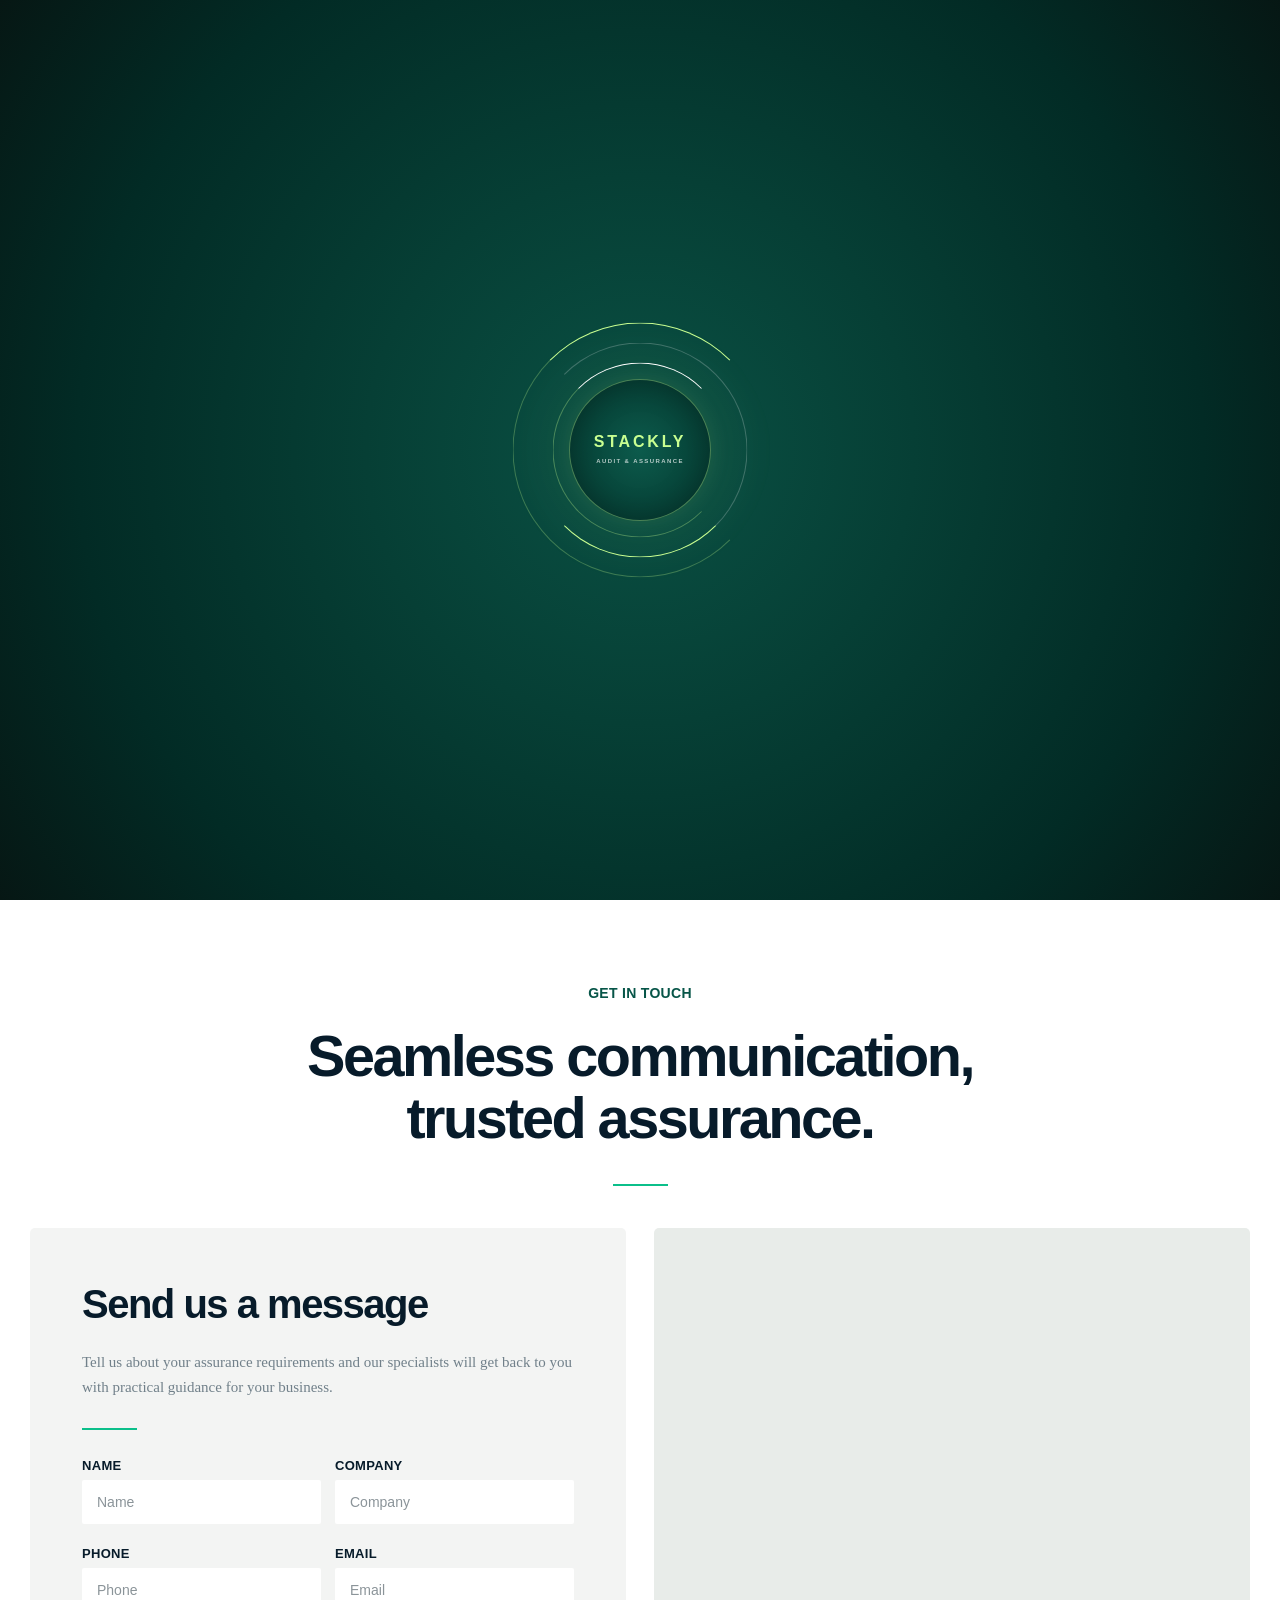
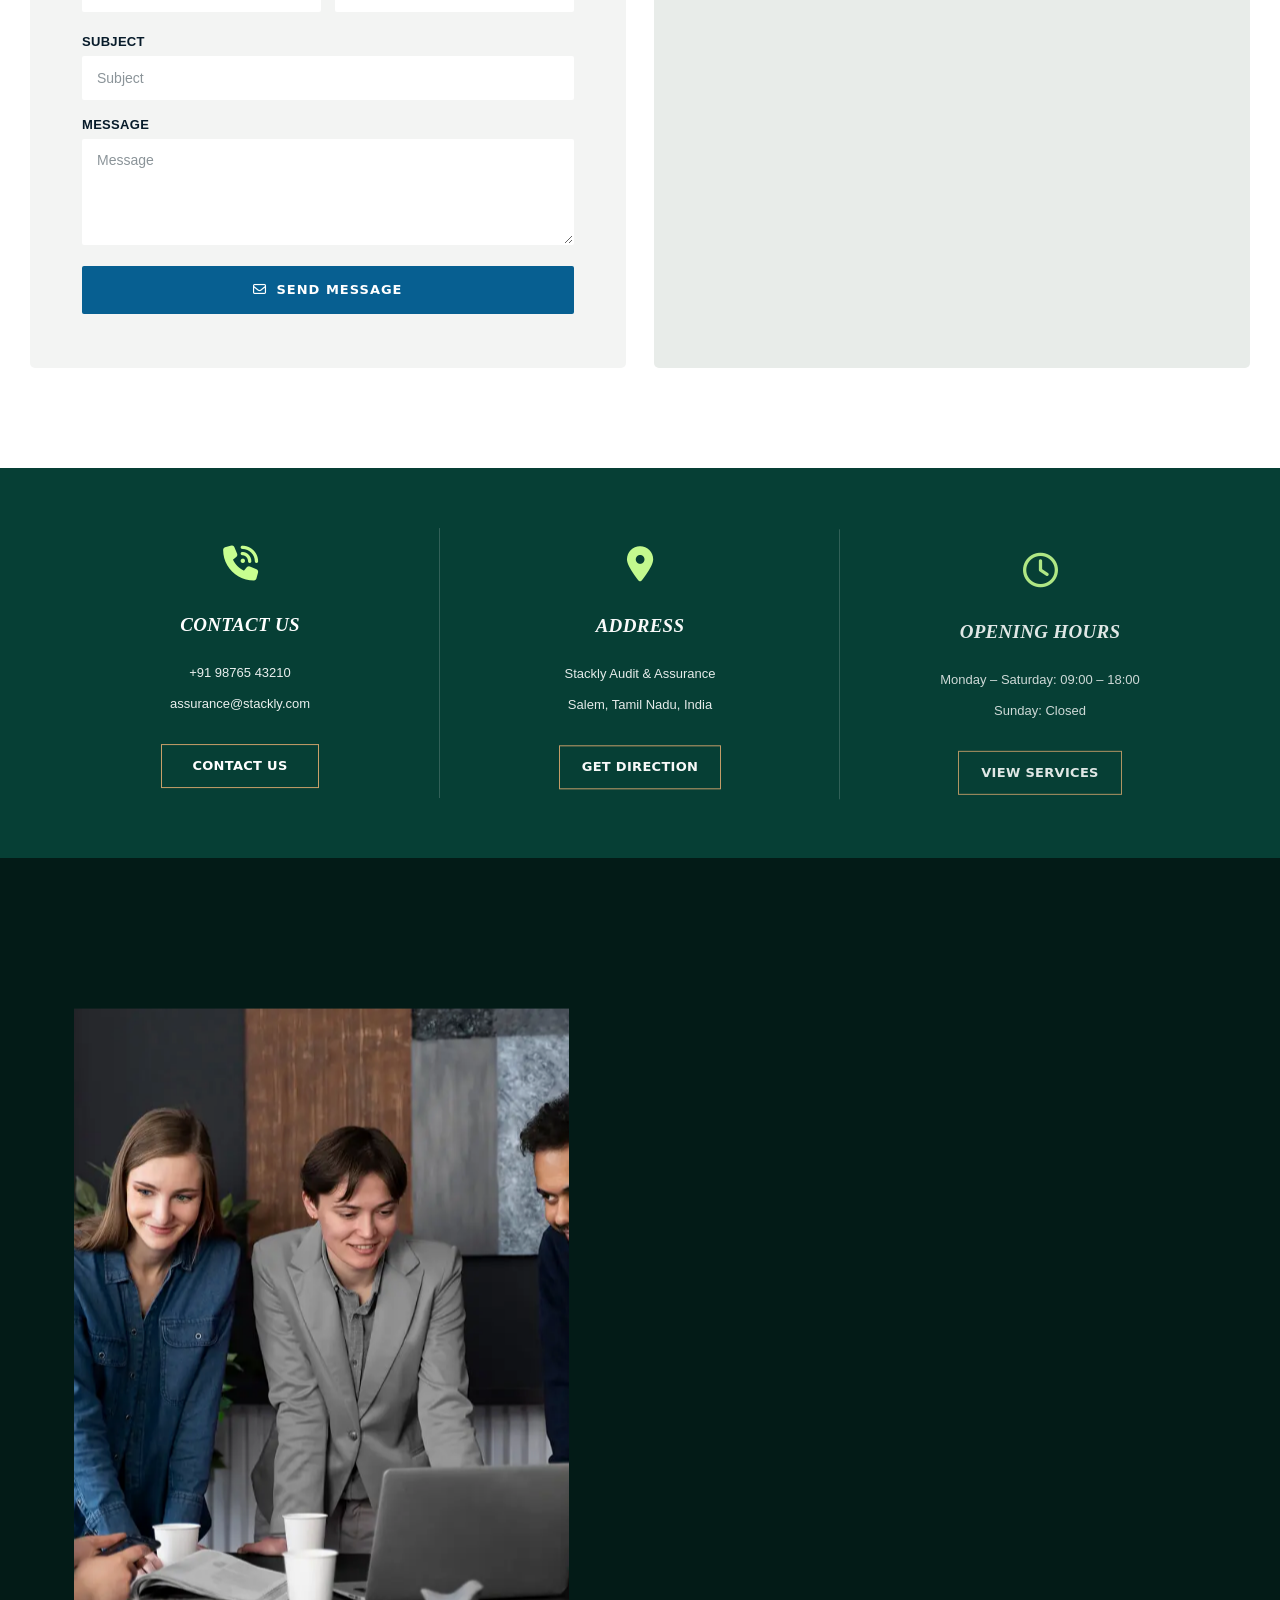
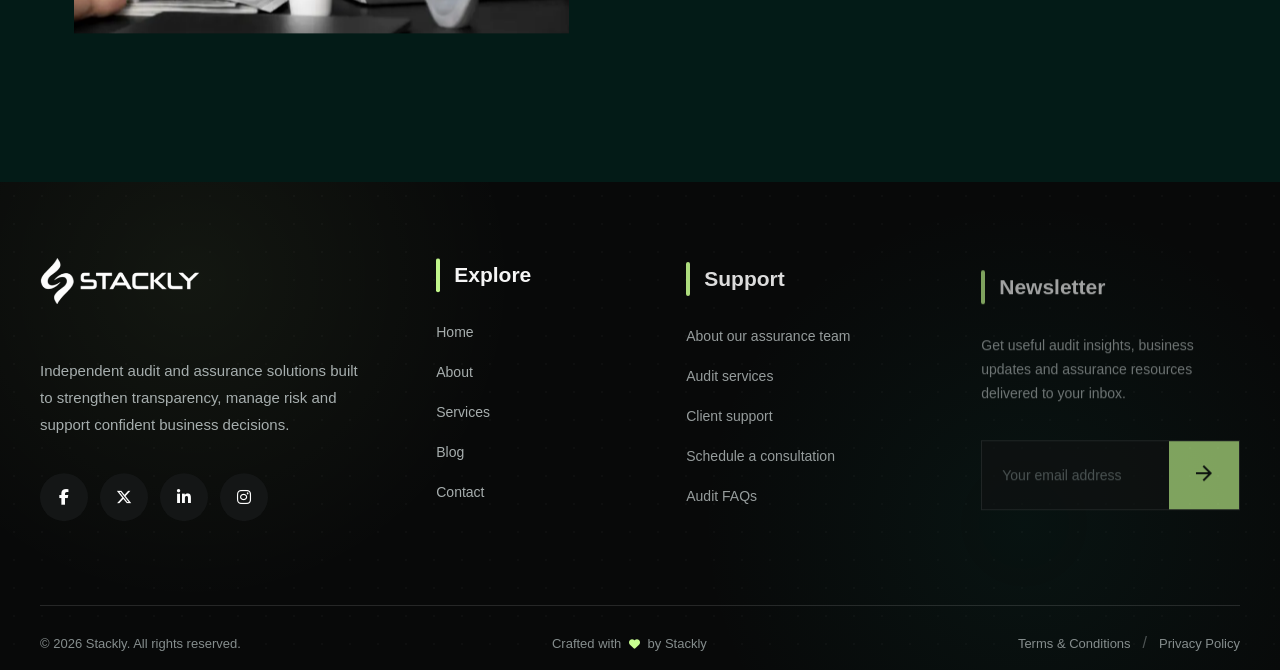
<file: contact.html>
<!DOCTYPE html>
<html lang="en">

<head>
    <meta charset="UTF-8">
    <meta name="viewport" content="width=device-width, initial-scale=1.0">

    <title>Stackly | Audit & Assurance</title>
<!-- Font Awesome -->
<link
    rel="stylesheet"
    href="https://cdnjs.cloudflare.com/ajax/libs/font-awesome/6.7.2/css/all.min.css"
>
<link
    rel="stylesheet"
    href="https://fonts.googleapis.com/icon?family=Material+Icons"
>
    <!-- Main CSS -->
    <link rel="stylesheet" href="css/style.css">
    <link rel="stylesheet" href="css/contact.css">
</head>

<body>

    
<!-- =========================================================
     STACKLY PREMIUM LOADER
========================================================= -->

<div class="stackly-loader" id="stacklyLoader">

    <div class="stackly-loader-core">

        <!-- Rotating rings -->
        <div class="stackly-ring stackly-ring-one"></div>
        <div class="stackly-ring stackly-ring-two"></div>
        <div class="stackly-ring stackly-ring-three"></div>

        <!-- Center -->
        <div class="stackly-loader-center">        

            <div class="stackly-loader-brand">
                STACKLY
            </div>

            <div class="stackly-loader-text">
                AUDIT &amp; ASSURANCE
            </div>

        </div>

    </div>

</div>


    <!-- =====================================================
         HEADER / NAVBAR
    ====================================================== -->
<header class="site-header" id="siteHeader">
    <nav class="navbar">

      <!-- Logo -->
<a href="index.html" class="brand-logo">
    <img src="assetss/logo 4.webp" alt="STACKLY Logo">
</a>
        <!-- Desktop Navigation -->
        <div class="nav-menu" id="navMenu">

            <a href="index.html" class="nav-link">Home</a>
            <a href="about.html" class="nav-link">About</a>
            <a href="services.html" class="nav-link">Services</a>
            <a href="blog.html" class="nav-link">Blog</a>
            <a href="contact.html" class="nav-link active">Contact</a>

            <!-- Mobile Auth Buttons -->
            <div class="mobile-auth">
                <a href="login.html" class="login-btn">Login</a>
                <a href="register.html" class="signup-btn">Sign Up</a>
            </div>

        </div>

        <!-- Desktop Auth -->
        <div class="desktop-auth">
            <a href="login.html" class="login-btn">Login</a>
            <a href="register.html" class="signup-btn">Sign Up</a>
        </div>

        <!-- Mobile Toggle -->
        <button
            class="menu-toggle"
            id="menuToggle"
            aria-label="Toggle navigation"
            aria-expanded="false"
        >
            <span></span>
            <span></span>
            <span></span>
        </button>

    </nav>
</header>

<!-- =========================================================
     CONTACT HERO - AUDIT & ASSURANCE
========================================================= -->

<section class="audit-contact-hero" id="contact-hero">

    <!-- Background Image -->
    <div class="audit-contact-hero-bg">
        <img
            src="assetss/blog-hero.webp"
            alt="Audit and Assurance professionals meeting"
        >
    </div>

    <!-- Dark Overlay -->
    <div class="audit-contact-hero-overlay"></div>


    <!-- Hero Content -->
    <div class="audit-contact-hero-container">

        <div class="audit-contact-hero-content">

            <div class="audit-contact-hero-label">
                <i class="fa-solid fa-sparkles"></i>
                <span>Audit & Assurance</span>
            </div>


            <h1 class="audit-contact-hero-title">
                Let's build
                <strong>confidence together</strong>
            </h1>


            <p class="audit-contact-hero-description">
                Start a conversation with our Audit & Assurance
                specialists and discover practical solutions for
                stronger controls, greater transparency and
                confident business decisions.
            </p>


            <div class="audit-contact-hero-button-wrap">

                <a
                    href="404.html"
                    class="audit-contact-hero-button"
                >
                    Contact Our Experts
                </a>

            </div>

        </div>

    </div>

</section>

<!-- =========================================================
     AUDIT CONTACT FORM + MAP SECTION
========================================================= -->

<section class="audit-contact-section" id="contact-form-section">

    <div class="audit-contact-container">

        <!-- =================================================
             SECTION HEADING
        ================================================== -->

        <div class="audit-contact-heading">

            <span class="audit-contact-heading-label">
                GET IN TOUCH
            </span>

            <h2>
                Seamless communication,
                <strong>trusted assurance.</strong>
            </h2>

            <span class="audit-contact-heading-line"></span>

        </div>


        <!-- =================================================
             FORM + MAP
        ================================================== -->

        <div class="audit-contact-grid">


            <!-- =================================================
                 LEFT FORM
            ================================================== -->

            <div class="audit-contact-form-box">

                <h3>Send us a message</h3>

                <p class="audit-contact-form-intro">
                    Tell us about your assurance requirements and
                    our specialists will get back to you with
                    practical guidance for your business.
                </p>

                <span class="audit-contact-form-line"></span>


                <form
                    id="auditContactForm"
                    class="audit-contact-form"
                    novalidate
                >


                    <!-- NAME + COMPANY -->

                    <div class="audit-contact-form-row">

                        <div class="audit-contact-field">

                            <label for="contactName">
                                NAME
                            </label>

                            <input
                                type="text"
                                id="contactName"
                                name="name"
                                placeholder="Name"
                                autocomplete="name"
                            >

                            <span
                                class="audit-contact-error"
                                id="nameError"
                            ></span>

                        </div>


                        <div class="audit-contact-field">

                            <label for="contactCompany">
                                COMPANY
                            </label>

                            <input
                                type="text"
                                id="contactCompany"
                                name="company"
                                placeholder="Company"
                                autocomplete="organization"
                            >

                            <span
                                class="audit-contact-error"
                                id="companyError"
                            ></span>

                        </div>

                    </div>


                    <!-- PHONE + EMAIL -->

                    <div class="audit-contact-form-row">

                        <div class="audit-contact-field">

                            <label for="contactPhone">
                                PHONE
                            </label>

                            <input
                                type="tel"
                                id="contactPhone"
                                name="phone"
                                placeholder="Phone"
                                autocomplete="tel"
                                inputmode="numeric"
                            >

                            <span
                                class="audit-contact-error"
                                id="phoneError"
                            ></span>

                        </div>


                        <div class="audit-contact-field">

                            <label for="contactEmail">
                                EMAIL
                            </label>

                            <input
                                type="email"
                                id="contactEmail"
                                name="email"
                                placeholder="Email"
                                autocomplete="email"
                            >

                            <span
                                class="audit-contact-error"
                                id="emailError"
                            ></span>

                        </div>

                    </div>


                    <!-- SUBJECT -->

                    <div class="audit-contact-field">

                        <label for="contactSubject">
                            SUBJECT
                        </label>

                        <input
                            type="text"
                            id="contactSubject"
                            name="subject"
                            placeholder="Subject"
                        >

                        <span
                            class="audit-contact-error"
                            id="subjectError"
                        ></span>

                    </div>


                    <!-- MESSAGE -->

                    <div class="audit-contact-field">

                        <label for="contactMessage">
                            MESSAGE
                        </label>

                        <textarea
                            id="contactMessage"
                            name="message"
                            placeholder="Message"
                            rows="5"
                        ></textarea>

                        <span
                            class="audit-contact-error"
                            id="messageError"
                        ></span>

                    </div>


                    <!-- SUBMIT -->

                    <button
                        type="submit"
                        class="audit-contact-submit"
                    >
                        <i class="fa-regular fa-envelope"></i>
                        <span>SEND MESSAGE</span>
                    </button>

                </form>

            </div>


            <!-- =================================================
                 RIGHT MAP
            ================================================== -->

            <div class="audit-contact-map-box">

                <iframe
                    title="Stackly Audit & Assurance - Salem Tamil Nadu"
                    src="https://www.google.com/maps?q=Salem%2C%20Tamil%20Nadu%2C%20India&output=embed"
                    loading="lazy"
                    referrerpolicy="no-referrer-when-downgrade"
                    allowfullscreen
                ></iframe>

            </div>

        </div>

    </div>

</section>


<!-- =========================================================
     AUDIT CONTACT INFORMATION
========================================================= -->

<section class="audit-contact-info" id="audit-contact-info">

    <div class="audit-contact-info-container">

        <!-- =================================================
             CONTACT US
        ================================================== -->

        <div class="audit-contact-info-card">

            <div class="audit-contact-info-icon">
                <i class="fa-solid fa-phone-volume"></i>
            </div>

            <h3>CONTACT US</h3>

            <div class="audit-contact-info-details">

                <a href="404.html">
                    +91 98765 43210
                </a>

                <a href="404.html">
                    assurance@stackly.com
                </a>

            </div>

            <a
                href="404.html"
                class="audit-contact-info-button"
            >
                CONTACT US
            </a>

        </div>


        <!-- =================================================
             ADDRESS
        ================================================== -->

        <div class="audit-contact-info-card">

            <div class="audit-contact-info-icon">
                <i class="fa-solid fa-location-dot"></i>
            </div>

            <h3>ADDRESS</h3>

            <div class="audit-contact-info-details">

                <span>
                    Stackly Audit & Assurance
                </span>

                <span>
                    Salem, Tamil Nadu, India
                </span>

            </div>

            <a
                href="404.html"
                class="audit-contact-info-button"
            >
                GET DIRECTION
            </a>

        </div>


        <!-- =================================================
             OPENING HOURS
        ================================================== -->

        <div class="audit-contact-info-card">

            <div class="audit-contact-info-icon">
                <i class="fa-regular fa-clock"></i>
            </div>

            <h3>OPENING HOURS</h3>

            <div class="audit-contact-info-details">

                <span>
                    Monday – Saturday: 09:00 – 18:00
                </span>

                <span>
                    Sunday: Closed
                </span>

            </div>

            <a
                href="services.html"
                class="audit-contact-info-button"
            >
                VIEW SERVICES
            </a>

        </div>

    </div>

</section>


<!-- =========================================================
     AUDIT & ASSURANCE FAQ SECTION
========================================================= -->

<section class="audit-faq-section" id="audit-faq">

    <div class="audit-faq-container">

        <!-- =================================================
             LEFT IMAGE
        ================================================== -->

        <div class="audit-faq-visual">

            <div class="audit-faq-image-wrap">

                <img
                    src="assetss/service-3.webp"
                    alt="Audit and Assurance professionals discussing financial information"
                >

            </div>


            <!-- Floating Icon -->

            <div class="audit-faq-floating-icon">

                <i class="fa-solid fa-shield-halved"></i>

            </div>

        </div>


        <!-- =================================================
             RIGHT CONTENT
        ================================================== -->

        <div class="audit-faq-content">

            <div class="audit-faq-label">
                <span></span>
                FREQUENTLY ASKED QUESTIONS
            </div>


            <h2 class="audit-faq-title">
                Questions about
                <strong>Audit & Assurance.</strong>
            </h2>


            <p class="audit-faq-description">
                Find answers to common questions about our audit,
                assurance, risk and compliance services and how
                we support organizations with greater confidence.
            </p>


            <!-- =================================================
                 FAQ 01
            ================================================== -->

            <div class="audit-faq-list">

                <div class="audit-faq-item">

                    <button
                        type="button"
                        class="audit-faq-question"
                    >
                        <span>
                            What Audit & Assurance services do you provide?
                        </span>

                        <span class="audit-faq-toggle">+</span>
                    </button>


                    <div class="audit-faq-answer">

                        <p>
                            We provide independent audit, internal audit,
                            risk assurance, compliance support and other
                            assurance solutions designed to improve
                            transparency and strengthen business controls.
                        </p>

                    </div>

                </div>


                <!-- FAQ 02 -->

                <div class="audit-faq-item">

                    <button
                        type="button"
                        class="audit-faq-question"
                    >
                        <span>
                            How does the audit process begin?
                        </span>

                        <span class="audit-faq-toggle">+</span>
                    </button>


                    <div class="audit-faq-answer">

                        <p>
                            We begin by understanding your organization,
                            objectives, financial processes and key risk
                            areas before defining the appropriate audit
                            and assurance approach.
                        </p>

                    </div>

                </div>


                <!-- FAQ 03 -->

                <div class="audit-faq-item">

                    <button
                        type="button"
                        class="audit-faq-question"
                    >
                        <span>
                            Can I discuss my business requirements before starting?
                        </span>

                        <span class="audit-faq-toggle">+</span>
                    </button>


                    <div class="audit-faq-answer">

                        <p>
                            Yes. Our specialists can discuss your current
                            requirements, business challenges and assurance
                            objectives before recommending the appropriate
                            service.
                        </p>

                    </div>

                </div>


                <!-- FAQ 04 -->

                <div class="audit-faq-item">

                    <button
                        type="button"
                        class="audit-faq-question"
                    >
                        <span>
                            Do you support both growing and established businesses?
                        </span>

                        <span class="audit-faq-toggle">+</span>
                    </button>


                    <div class="audit-faq-answer">

                        <p>
                            Yes. Our Audit & Assurance solutions can be
                            tailored to organizations at different stages,
                            helping them strengthen controls, manage risks
                            and improve financial transparency.
                        </p>

                    </div>

                </div>

            </div>


            <!-- =================================================
                 BUTTON
            ================================================== -->

            <a
                href="404.html"
                class="audit-faq-button"
            >
                TALK TO OUR TEAM
            </a>

        </div>

    </div>

</section>








<!-- =========================================================
     STACKLY AUDIT & ASSURANCE FOOTER
========================================================= -->

<footer class="audit-footer">

    <div class="audit-footer-pattern"></div>

    <div class="audit-footer-container">

        <!-- =================================================
             BRAND
        ================================================== -->

        <div class="audit-footer-brand">

            <a
                href="index.html"
                class="audit-footer-logo"
            >
                <img
                    src="assetss/logo 4.webp"
                    alt="STACKLY"
                >
            </a>


            <p class="audit-footer-description">
                Independent audit and assurance solutions
                built to strengthen transparency, manage
                risk and support confident business decisions.
            </p>


            <!-- SOCIAL ICONS -->

            <div class="audit-footer-socials">

                <a
                    href="404.html"
                    aria-label="Facebook"
                >
                    <i class="fa-brands fa-facebook-f"></i>
                </a>

                <a
                    href="404.html"
                    aria-label="X"
                >
                    <i class="fa-brands fa-x-twitter"></i>
                </a>

                <a
                    href="404.html"
                    aria-label="LinkedIn"
                >
                    <i class="fa-brands fa-linkedin-in"></i>
                </a>

                <a
                    href="404.html"
                    aria-label="Instagram"
                >
                    <i class="fa-brands fa-instagram"></i>
                </a>

            </div>

        </div>


        <!-- =================================================
             EXPLORE
        ================================================== -->

        <div class="audit-footer-column">

            <h3>
                <span></span>
                Explore
            </h3>

            <ul>

                <li>
                    <a href="index.html">
                        Home
                    </a>
                </li>

                <li>
                    <a href="about.html">
                        About
                    </a>
                </li>

                <li>
                    <a href="services.html">
                        Services
                    </a>
                </li>

                <li>
                    <a href="blog.html">
                        Blog
                    </a>
                </li>

                <li>
                    <a href="contact.html">
                        Contact
                    </a>
                </li>

            </ul>

        </div>


        <!-- =================================================
             SUPPORT
        ================================================== -->

        <div class="audit-footer-column">

            <h3>
                <span></span>
                Support
            </h3>

            <ul>

                <li>
                    <a href="404.html">
                        About our assurance team
                    </a>
                </li>

                <li>
                    <a href="404.html">
                        Audit services
                    </a>
                </li>

                <li>
                    <a href="404.html">
                        Client support
                    </a>
                </li>

                <li>
                    <a href="404.html">
                        Schedule a consultation
                    </a>
                </li>

                <li>
                    <a href="404.html">
                        Audit FAQs
                    </a>
                </li>

            </ul>

        </div>


        <!-- =================================================
             NEWSLETTER
        ================================================== -->

        <div class="audit-footer-newsletter">

            <h3>
                <span></span>
                Newsletter
            </h3>


            <p>
                Get useful audit insights, business updates
                and assurance resources delivered to your inbox.
            </p>


            <form
                class="audit-newsletter-form"
                id="auditNewsletterForm"
                novalidate
            >

                <div class="audit-newsletter-input-wrap">

                    <input
                        type="email"
                        id="auditNewsletterEmail"
                        placeholder="Your email address"
                        autocomplete="email"
                    >

                    <button
                        type="submit"
                        aria-label="Subscribe"
                    >
                     <span class="material-icons">arrow_forward</span>
                    </button>

                </div>


                <div
                    class="audit-newsletter-error"
                    id="auditNewsletterError"
                ></div>

            </form>

        </div>

    </div>


    <!-- =====================================================
         BOTTOM FOOTER
    ====================================================== -->

    <div class="audit-footer-bottom">

        <p>
            © 2026 Stackly. All rights reserved.
        </p>


        <p class="audit-footer-crafted">
            Crafted with
            <i class="fa-solid fa-heart"></i>
            by Stackly
        </p>


        <div class="audit-footer-legal">

            <a href="404.html">
                Terms & Conditions
            </a>

            <span>/</span>

            <a href="404.html">
                Privacy Policy
            </a>

        </div>

    </div>

</footer>


    <!-- =====================================================
         JAVASCRIPT
    ====================================================== -->

    <script src="https://cdnjs.cloudflare.com/ajax/libs/gsap/3.12.5/gsap.min.js"></script>
    <script src="js/script.js"></script>
    <script src="js/contact.js"></script>
</body>

</html>
</file>
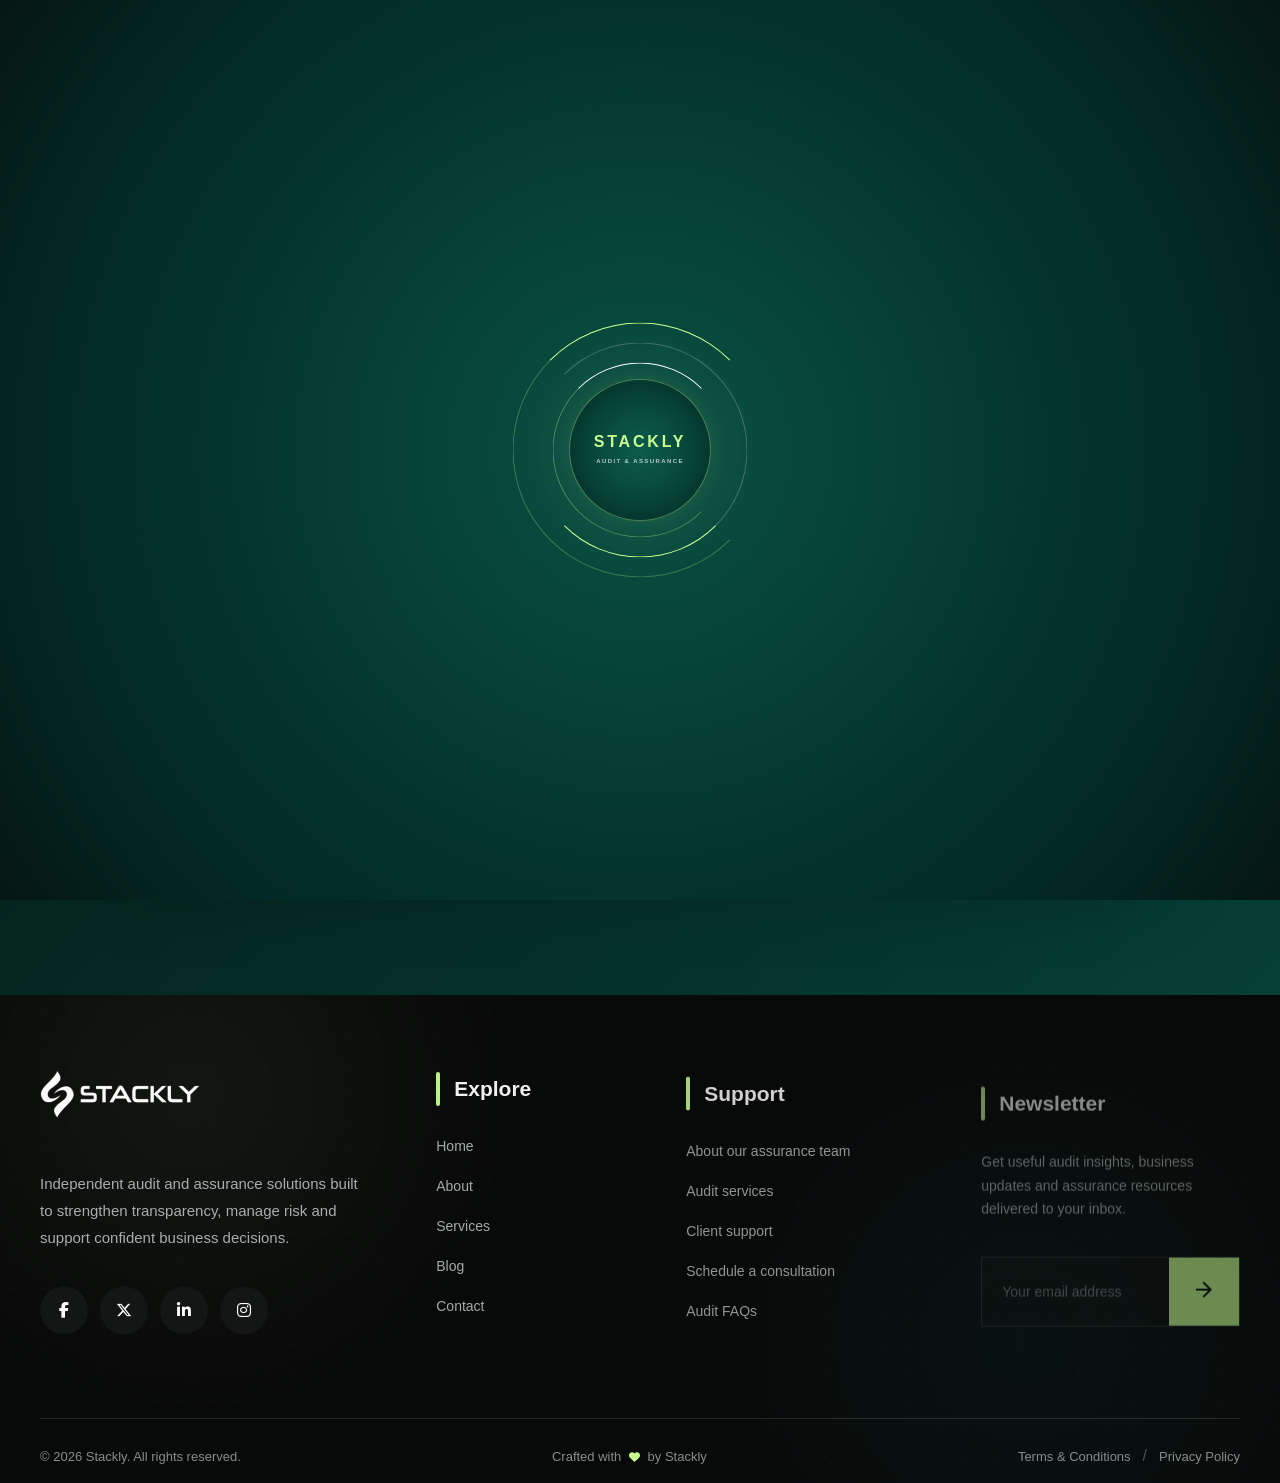
<file: login.html>
<!DOCTYPE html>
<html lang="en">

<head>
    <meta charset="UTF-8">
    <meta name="viewport" content="width=device-width, initial-scale=1.0">

    <title>Stackly | Audit & Assurance</title>
<!-- Font Awesome -->
<link
    rel="stylesheet"
    href="https://cdnjs.cloudflare.com/ajax/libs/font-awesome/6.7.2/css/all.min.css"
>
<link
    rel="stylesheet"
    href="https://fonts.googleapis.com/icon?family=Material+Icons"
>
    <!-- Main CSS -->
    <link rel="stylesheet" href="css/style.css">
    <link rel="stylesheet" href="css/login.css">
</head>

<body>

    
<!-- =========================================================
     STACKLY PREMIUM LOADER
========================================================= -->

<div class="stackly-loader" id="stacklyLoader">

    <div class="stackly-loader-core">

        <!-- Rotating rings -->
        <div class="stackly-ring stackly-ring-one"></div>
        <div class="stackly-ring stackly-ring-two"></div>
        <div class="stackly-ring stackly-ring-three"></div>

        <!-- Center -->
        <div class="stackly-loader-center">        

            <div class="stackly-loader-brand">
                STACKLY
            </div>

            <div class="stackly-loader-text">
                AUDIT &amp; ASSURANCE
            </div>

        </div>

    </div>

</div>


    <!-- =====================================================
         HEADER / NAVBAR
    ====================================================== -->
<header class="site-header" id="siteHeader">
    <nav class="navbar">

      <!-- Logo -->
<a href="index.html" class="brand-logo">
    <img src="assetss/logo 4.webp" alt="STACKLY Logo">
</a>
        <!-- Desktop Navigation -->
        <div class="nav-menu" id="navMenu">

            <a href="index.html" class="nav-link">Home</a>
            <a href="about.html" class="nav-link">About</a>
            <a href="services.html" class="nav-link">Services</a>
            <a href="blog.html" class="nav-link">Blog</a>
            <a href="contact.html" class="nav-link">Contact</a>

            <!-- Mobile Auth Buttons -->
            <div class="mobile-auth">
                <a href="login.html" class="login-btn">Login</a>
                <a href="register.html" class="signup-btn">Sign Up</a>
            </div>

        </div>

        <!-- Desktop Auth -->
        <div class="desktop-auth">
            <a href="login.html" class="login-btn">Login</a>
            <a href="register.html" class="signup-btn">Sign Up</a>
        </div>

        <!-- Mobile Toggle -->
        <button
            class="menu-toggle"
            id="menuToggle"
            aria-label="Toggle navigation"
            aria-expanded="false"
        >
            <span></span>
            <span></span>
            <span></span>
        </button>

    </nav>
</header>


<!-- =========================================================
     STACKLY AUDIT & ASSURANCE LOGIN CARD
========================================================= -->

<section class="audit-login-section">

    <div class="audit-login-card">


        <!-- =================================================
             LEFT SIDE
        ================================================== -->

        <div class="audit-login-visual">

            <div class="audit-login-visual-bg">
                <img
                    src="assetss/service-3.webp"
                    alt="Stackly Audit and Assurance"
                >
            </div>

            <div class="audit-login-visual-overlay"></div>


            <div class="audit-login-visual-content">

                <span class="audit-login-visual-label">
                    STACKLY AUDIT & ASSURANCE
                </span>

                <h1>
                    Confidence through
                    <strong>trusted assurance.</strong>
                </h1>

                <p>
                    Access your assurance workspace, review reports,
                    monitor audit activities and stay connected with
                    the information that matters to your business.
                </p>


                <div class="audit-login-stats">

                    <div class="audit-login-stat">
                        <strong>1.5K+</strong>
                        <span>Audits Completed</span>
                    </div>

                    <div class="audit-login-stat">
                        <strong>98%</strong>
                        <span>Client Confidence</span>
                    </div>

                    <div class="audit-login-stat">
                        <strong>24/7</strong>
                        <span>Secure Access</span>
                    </div>

                </div>

            </div>

        </div>


        <!-- =================================================
             RIGHT SIDE LOGIN
        ================================================== -->

        <div class="audit-login-form-side">

            <div class="audit-login-form-container">


                <!-- Heading -->

                <div class="audit-login-heading">

                    <span>
                        SECURE ACCESS
                    </span>

                    <h2>
                        Welcome Back
                    </h2>

                    <p>
                        Enter your details below to access your
                        Audit & Assurance workspace.
                    </p>

                </div>


                <!-- =================================================
                     ROLE SELECTION
                ================================================== -->

                <div class="audit-login-role-section">

                    <label>
                        Choose Account Role
                    </label>


                    <div class="audit-login-role-buttons">


                        <!-- CLIENT -->

                        <button
                            type="button"
                            class="audit-login-role active"
                            data-role="client"
                        >

                            <i class="fa-solid fa-user"></i>

                            <span>
                                Client
                            </span>

                        </button>


                        <!-- ADMIN -->

                        <button
                            type="button"
                            class="audit-login-role"
                            data-role="admin"
                        >

                            <i class="fa-solid fa-user-shield"></i>

                            <span>
                                Admin
                            </span>

                        </button>

                    </div>

                </div>


                <!-- =================================================
                     LOGIN FORM
                ================================================== -->

                <form
                    id="auditLoginForm"
                    class="audit-login-form"
                    novalidate
                >


                    <!-- EMAIL -->

                    <div class="audit-login-field">

                        <label for="auditLoginEmail">
                            Email Address
                        </label>

                        <div class="audit-login-input-wrap">

                            <i class="fa-regular fa-envelope"></i>

                            <input
                                type="email"
                                id="auditLoginEmail"
                                placeholder="Enter your email"
                                autocomplete="email"
                            >

                        </div>

                        <span
                            class="audit-login-error"
                            id="auditLoginEmailError"
                        ></span>

                    </div>


                    <!-- PASSWORD -->

                    <div class="audit-login-field">

                        <label for="auditLoginPassword">
                            Password
                        </label>

                        <div class="audit-login-input-wrap">

                            <i class="fa-solid fa-lock"></i>

                            <input
                                type="password"
                                id="auditLoginPassword"
                                placeholder="Enter your password"
                                autocomplete="current-password"
                            >

                            <button
                                type="button"
                                class="audit-password-toggle"
                                id="auditPasswordToggle"
                                aria-label="Show password"
                            >
                                <i class="fa-regular fa-eye-slash"></i>
                            </button>

                        </div>

                        <span
                            class="audit-login-error"
                            id="auditLoginPasswordError"
                        ></span>

                    </div>


                    <!-- OPTIONS -->

                    <div class="audit-login-options">

                        <label class="audit-remember">

                            <input
                                type="checkbox"
                                id="auditRememberMe"
                            >

                            <span>
                                Remember Me
                            </span>

                        </label>


                        <a
                            href="404.html"
                            class="audit-forgot-password"
                        >
                            Forgot Password?
                        </a>

                    </div>


                    <!-- LOGIN -->

                    <button
                        type="submit"
                        class="audit-login-submit"
                    >
                        SIGN IN
                    </button>


                    <!-- DIVIDER -->

                    <div class="audit-login-divider">

                        <span></span>

                        <p>
                            OR SIGN IN WITH
                        </p>

                        <span></span>

                    </div>


                    <!-- SOCIAL -->

                    <div class="audit-login-social">

                        <a
                            href="404.html"
                            aria-label="Google"
                        >
                            <i class="fa-brands fa-google"></i>
                        </a>

                        <a
                            href="404.html"
                            aria-label="Apple"
                        >
                            <i class="fa-brands fa-apple"></i>
                        </a>

                        <a
                            href="404.html"
                            aria-label="Facebook"
                        >
                            <i class="fa-brands fa-facebook-f"></i>
                        </a>

                    </div>


                    <!-- REGISTER -->

                    <p class="audit-login-register">

                        Don't have an account?

                        <a href="register.html">
                            Create Account
                        </a>

                    </p>

                </form>

            </div>

        </div>

    </div>

</section>












<!-- =========================================================
     STACKLY AUDIT & ASSURANCE FOOTER
========================================================= -->

<footer class="audit-footer">

    <div class="audit-footer-pattern"></div>

    <div class="audit-footer-container">

        <!-- =================================================
             BRAND
        ================================================== -->

        <div class="audit-footer-brand">

            <a
                href="index.html"
                class="audit-footer-logo"
            >
                <img
                    src="assetss/logo 4.webp"
                    alt="STACKLY"
                >
            </a>


            <p class="audit-footer-description">
                Independent audit and assurance solutions
                built to strengthen transparency, manage
                risk and support confident business decisions.
            </p>


            <!-- SOCIAL ICONS -->

            <div class="audit-footer-socials">

                <a
                    href="404.html"
                    aria-label="Facebook"
                >
                    <i class="fa-brands fa-facebook-f"></i>
                </a>

                <a
                    href="404.html"
                    aria-label="X"
                >
                    <i class="fa-brands fa-x-twitter"></i>
                </a>

                <a
                    href="404.html"
                    aria-label="LinkedIn"
                >
                    <i class="fa-brands fa-linkedin-in"></i>
                </a>

                <a
                    href="404.html"
                    aria-label="Instagram"
                >
                    <i class="fa-brands fa-instagram"></i>
                </a>

            </div>

        </div>


        <!-- =================================================
             EXPLORE
        ================================================== -->

        <div class="audit-footer-column">

            <h3>
                <span></span>
                Explore
            </h3>

            <ul>

                <li>
                    <a href="index.html">
                        Home
                    </a>
                </li>

                <li>
                    <a href="about.html">
                        About
                    </a>
                </li>

                <li>
                    <a href="services.html">
                        Services
                    </a>
                </li>

                <li>
                    <a href="blog.html">
                        Blog
                    </a>
                </li>

                <li>
                    <a href="contact.html">
                        Contact
                    </a>
                </li>

            </ul>

        </div>


        <!-- =================================================
             SUPPORT
        ================================================== -->

        <div class="audit-footer-column">

            <h3>
                <span></span>
                Support
            </h3>

            <ul>

                <li>
                    <a href="404.html">
                        About our assurance team
                    </a>
                </li>

                <li>
                    <a href="404.html">
                        Audit services
                    </a>
                </li>

                <li>
                    <a href="404.html">
                        Client support
                    </a>
                </li>

                <li>
                    <a href="404.html">
                        Schedule a consultation
                    </a>
                </li>

                <li>
                    <a href="404.html">
                        Audit FAQs
                    </a>
                </li>

            </ul>

        </div>


        <!-- =================================================
             NEWSLETTER
        ================================================== -->

        <div class="audit-footer-newsletter">

            <h3>
                <span></span>
                Newsletter
            </h3>


            <p>
                Get useful audit insights, business updates
                and assurance resources delivered to your inbox.
            </p>


            <form
                class="audit-newsletter-form"
                id="auditNewsletterForm"
                novalidate
            >

                <div class="audit-newsletter-input-wrap">

                    <input
                        type="email"
                        id="auditNewsletterEmail"
                        placeholder="Your email address"
                        autocomplete="email"
                    >

                    <button
                        type="submit"
                        aria-label="Subscribe"
                    >
                  <span class="material-icons">arrow_forward</span>
                    </button>

                </div>


                <div
                    class="audit-newsletter-error"
                    id="auditNewsletterError"
                ></div>

            </form>

        </div>

    </div>


    <!-- =====================================================
         BOTTOM FOOTER
    ====================================================== -->

    <div class="audit-footer-bottom">

        <p>
            © 2026 Stackly. All rights reserved.
        </p>


        <p class="audit-footer-crafted">
            Crafted with
            <i class="fa-solid fa-heart"></i>
            by Stackly
        </p>


        <div class="audit-footer-legal">

            <a href="404.html">
                Terms & Conditions
            </a>

            <span>/</span>

            <a href="404.html">
                Privacy Policy
            </a>

        </div>

    </div>

</footer>


    <!-- =====================================================
         JAVASCRIPT
    ====================================================== -->

    <script src="https://cdnjs.cloudflare.com/ajax/libs/gsap/3.12.5/gsap.min.js"></script>
    <script src="js/script.js"></script>
    <script src="js/login.js"></script>
</body>

</html>
</file>
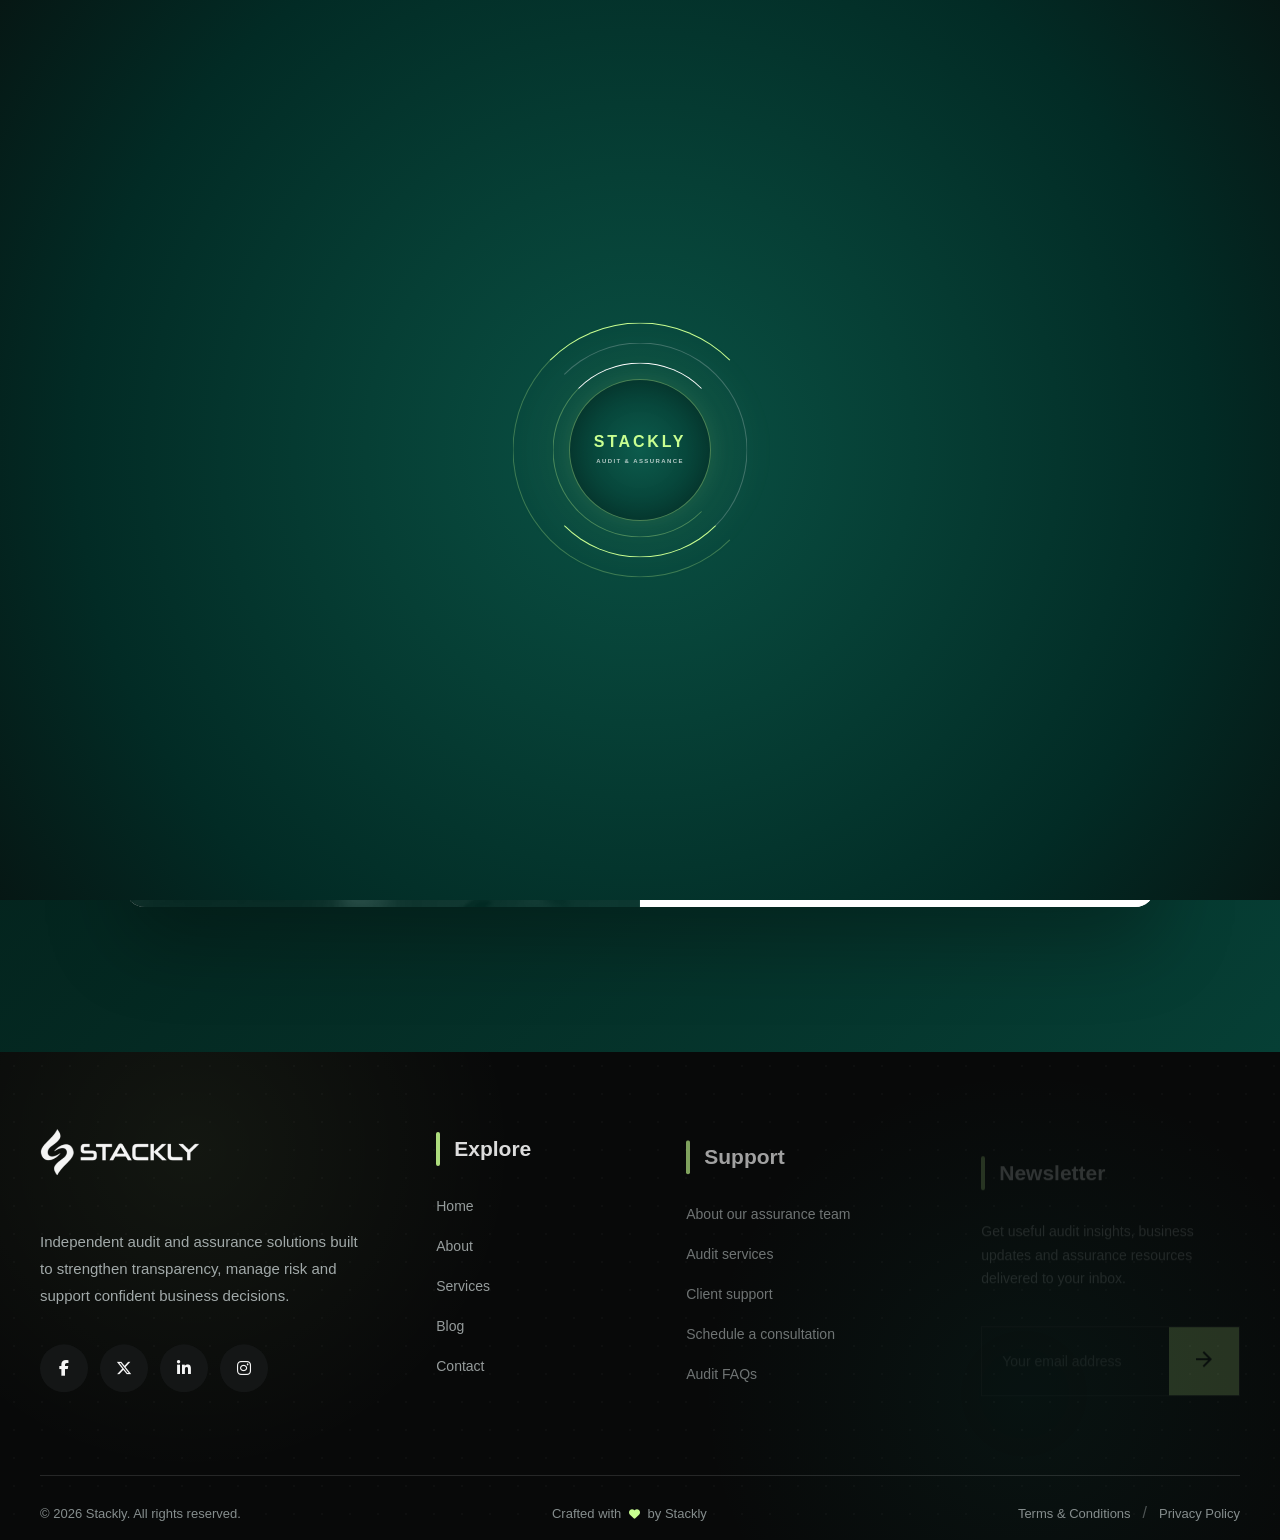
<file: register.html>
<!DOCTYPE html>
<html lang="en">

<head>
    <meta charset="UTF-8">
    <meta name="viewport" content="width=device-width, initial-scale=1.0">

    <title>Stackly | Audit & Assurance</title>
<!-- Font Awesome -->
<link
    rel="stylesheet"
    href="https://cdnjs.cloudflare.com/ajax/libs/font-awesome/6.7.2/css/all.min.css"
>
<link
    rel="stylesheet"
    href="https://fonts.googleapis.com/icon?family=Material+Icons"
>
    <!-- Main CSS -->
    <link rel="stylesheet" href="css/style.css">
    <link rel="stylesheet" href="css/signup.css">
</head>

<body>

    
<!-- =========================================================
     STACKLY PREMIUM LOADER
========================================================= -->

<div class="stackly-loader" id="stacklyLoader">

    <div class="stackly-loader-core">

        <!-- Rotating rings -->
        <div class="stackly-ring stackly-ring-one"></div>
        <div class="stackly-ring stackly-ring-two"></div>
        <div class="stackly-ring stackly-ring-three"></div>

        <!-- Center -->
        <div class="stackly-loader-center">        

            <div class="stackly-loader-brand">
                STACKLY
            </div>

            <div class="stackly-loader-text">
                AUDIT &amp; ASSURANCE
            </div>

        </div>

    </div>

</div>


    <!-- =====================================================
         HEADER / NAVBAR
    ====================================================== -->
<header class="site-header" id="siteHeader">
    <nav class="navbar">

      <!-- Logo -->
<a href="index.html" class="brand-logo">
    <img src="assetss/logo 4.webp" alt="STACKLY Logo">
</a>
        <!-- Desktop Navigation -->
        <div class="nav-menu" id="navMenu">

            <a href="index.html" class="nav-link">Home</a>
            <a href="about.html" class="nav-link">About</a>
            <a href="services.html" class="nav-link">Services</a>
            <a href="blog.html" class="nav-link">Blog</a>
            <a href="contact.html" class="nav-link">Contact</a>

            <!-- Mobile Auth Buttons -->
            <div class="mobile-auth">
                <a href="login.html" class="login-btn">Login</a>
                <a href="register.html" class="signup-btn">Sign Up</a>
            </div>

        </div>

        <!-- Desktop Auth -->
        <div class="desktop-auth">
            <a href="login.html" class="login-btn">Login</a>
            <a href="register.html" class="signup-btn">Sign Up</a>
        </div>

        <!-- Mobile Toggle -->
        <button
            class="menu-toggle"
            id="menuToggle"
            aria-label="Toggle navigation"
            aria-expanded="false"
        >
            <span></span>
            <span></span>
            <span></span>
        </button>

    </nav>
</header>


<!-- =========================================================
     STACKLY AUDIT & ASSURANCE REGISTER CARD
========================================================= -->

<section class="audit-register-section">

    <div class="audit-register-card">


        <!-- =================================================
             LEFT SIDE
        ================================================== -->

        <div class="audit-register-visual">

            <div class="audit-register-visual-bg">

                <img
                    src="assetss/service-3.webp"
                    alt="Stackly Audit and Assurance"
                >

            </div>

            <div class="audit-register-visual-overlay"></div>


            <div class="audit-register-visual-content">

                <span class="audit-register-visual-label">
                    STACKLY AUDIT & ASSURANCE
                </span>

                <h1>
                    Build confidence with
                    <strong>trusted assurance.</strong>
                </h1>

                <p>
                    Create your secure Stackly workspace and stay
                    connected with audit reports, assurance insights,
                    risk information and important business updates.
                </p>


                <div class="audit-register-stats">

                    <div class="audit-register-stat">

                        <strong>1.5K+</strong>

                        <span>
                            Audits Completed
                        </span>

                    </div>


                    <div class="audit-register-stat">

                        <strong>98%</strong>

                        <span>
                            Client Confidence
                        </span>

                    </div>


                    <div class="audit-register-stat">

                        <strong>24/7</strong>

                        <span>
                            Secure Access
                        </span>

                    </div>

                </div>

            </div>

        </div>


        <!-- =================================================
             RIGHT REGISTER FORM
        ================================================== -->

        <div class="audit-register-form-side">

            <div class="audit-register-form-container">


                <!-- Heading -->

                <div class="audit-register-heading">

                    <span>
                        CREATE ACCOUNT
                    </span>

                    <h2>
                        Get Started
                    </h2>

                    <p>
                        Create your account to access your
                        Audit & Assurance workspace.
                    </p>

                </div>


                <!-- =================================================
                     ROLE
                ================================================== -->

                <div class="audit-register-role-section">

                    <label>
                        Choose Account Role
                    </label>


                    <div class="audit-register-role-buttons">


                        <button
                            type="button"
                            class="audit-register-role active"
                            data-role="client"
                        >

                            <i class="fa-solid fa-user"></i>

                            <span>
                                Client
                            </span>

                        </button>


                        <button
                            type="button"
                            class="audit-register-role"
                            data-role="admin"
                        >

                            <i class="fa-solid fa-user-shield"></i>

                            <span>
                                Admin
                            </span>

                        </button>

                    </div>

                </div>


                <!-- =================================================
                     REGISTER FORM
                ================================================== -->

                <form
                    id="auditRegisterForm"
                    class="audit-register-form"
                    novalidate
                >


                    <!-- NAME -->

                    <div class="audit-register-field">

                        <label for="auditRegisterName">
                            FULL NAME
                        </label>

                        <div class="audit-register-input-wrap">

                            <i class="fa-regular fa-user"></i>

                            <input
                                type="text"
                                id="auditRegisterName"
                                placeholder="Enter your full name"
                                autocomplete="name"
                            >

                        </div>

                        <span
                            class="audit-register-error"
                            id="auditRegisterNameError"
                        ></span>

                    </div>


                    <!-- EMAIL -->

                    <div class="audit-register-field">

                        <label for="auditRegisterEmail">
                            EMAIL ADDRESS
                        </label>

                        <div class="audit-register-input-wrap">

                            <i class="fa-regular fa-envelope"></i>

                            <input
                                type="email"
                                id="auditRegisterEmail"
                                placeholder="Enter your email"
                                autocomplete="email"
                            >

                        </div>

                        <span
                            class="audit-register-error"
                            id="auditRegisterEmailError"
                        ></span>

                    </div>


                    <!-- PASSWORD -->

                    <div class="audit-register-field">

                        <label for="auditRegisterPassword">
                            PASSWORD
                        </label>

                        <div class="audit-register-input-wrap">

                            <i class="fa-solid fa-lock"></i>

                            <input
                                type="password"
                                id="auditRegisterPassword"
                                placeholder="Create a password"
                                autocomplete="new-password"
                            >

                            <button
                                type="button"
                                class="audit-register-password-toggle"
                                data-target="auditRegisterPassword"
                                aria-label="Show password"
                            >
                                <i class="fa-regular fa-eye-slash"></i>
                            </button>

                        </div>

                        <span
                            class="audit-register-error"
                            id="auditRegisterPasswordError"
                        ></span>

                    </div>


                    <!-- CONFIRM PASSWORD -->

                    <div class="audit-register-field">

                        <label for="auditRegisterConfirmPassword">
                            CONFIRM PASSWORD
                        </label>

                        <div class="audit-register-input-wrap">

                            <i class="fa-solid fa-lock"></i>

                            <input
                                type="password"
                                id="auditRegisterConfirmPassword"
                                placeholder="Confirm your password"
                                autocomplete="new-password"
                            >

                            <button
                                type="button"
                                class="audit-register-password-toggle"
                                data-target="auditRegisterConfirmPassword"
                                aria-label="Show password"
                            >
                                <i class="fa-regular fa-eye-slash"></i>
                            </button>

                        </div>

                        <span
                            class="audit-register-error"
                            id="auditRegisterConfirmPasswordError"
                        ></span>

                    </div>


                    <!-- TERMS -->

                    <label class="audit-register-terms">

                        <input
                            type="checkbox"
                            id="auditRegisterTerms"
                        >

                        <span>
                            I agree to the terms and privacy policy.
                        </span>

                    </label>

                    <span
                        class="audit-register-error audit-register-terms-error"
                        id="auditRegisterTermsError"
                    ></span>


                    <!-- CREATE ACCOUNT -->

                    <button
                        type="submit"
                        class="audit-register-submit"
                    >
                        CREATE ACCOUNT
                    </button>


                    <!-- DIVIDER -->

                    <div class="audit-register-divider">

                        <span></span>

                        <p>
                            OR SIGN UP WITH
                        </p>

                        <span></span>

                    </div>


                    <!-- SOCIAL -->

                    <div class="audit-register-social">

                        <a
                            href="404.html"
                            aria-label="Google"
                        >
                            <i class="fa-brands fa-google"></i>
                        </a>


                        <a
                            href="404.html"
                            aria-label="Apple"
                        >
                            <i class="fa-brands fa-apple"></i>
                        </a>


                        <a
                            href="404.html"
                            aria-label="Facebook"
                        >
                            <i class="fa-brands fa-facebook-f"></i>
                        </a>

                    </div>


                    <!-- LOGIN -->

                    <p class="audit-register-login">

                        Already have an account?

                        <a href="login.html">
                            Sign In
                        </a>

                    </p>

                </form>

            </div>

        </div>

    </div>

</section>




<!-- =========================================================
     STACKLY AUDIT & ASSURANCE FOOTER
========================================================= -->

<footer class="audit-footer">

    <div class="audit-footer-pattern"></div>

    <div class="audit-footer-container">

        <!-- =================================================
             BRAND
        ================================================== -->

        <div class="audit-footer-brand">

            <a
                href="index.html"
                class="audit-footer-logo"
            >
                <img
                    src="assetss/logo 4.webp"
                    alt="STACKLY"
                >
            </a>


            <p class="audit-footer-description">
                Independent audit and assurance solutions
                built to strengthen transparency, manage
                risk and support confident business decisions.
            </p>


            <!-- SOCIAL ICONS -->

            <div class="audit-footer-socials">

                <a
                    href="404.html"
                    aria-label="Facebook"
                >
                    <i class="fa-brands fa-facebook-f"></i>
                </a>

                <a
                    href="404.html"
                    aria-label="X"
                >
                    <i class="fa-brands fa-x-twitter"></i>
                </a>

                <a
                    href="404.html"
                    aria-label="LinkedIn"
                >
                    <i class="fa-brands fa-linkedin-in"></i>
                </a>

                <a
                    href="404.html"
                    aria-label="Instagram"
                >
                    <i class="fa-brands fa-instagram"></i>
                </a>

            </div>

        </div>


        <!-- =================================================
             EXPLORE
        ================================================== -->

        <div class="audit-footer-column">

            <h3>
                <span></span>
                Explore
            </h3>

            <ul>

                <li>
                    <a href="index.html">
                        Home
                    </a>
                </li>

                <li>
                    <a href="about.html">
                        About
                    </a>
                </li>

                <li>
                    <a href="services.html">
                        Services
                    </a>
                </li>

                <li>
                    <a href="blog.html">
                        Blog
                    </a>
                </li>

                <li>
                    <a href="contact.html">
                        Contact
                    </a>
                </li>

            </ul>

        </div>


        <!-- =================================================
             SUPPORT
        ================================================== -->

        <div class="audit-footer-column">

            <h3>
                <span></span>
                Support
            </h3>

            <ul>

                <li>
                    <a href="404.html">
                        About our assurance team
                    </a>
                </li>

                <li>
                    <a href="404.html">
                        Audit services
                    </a>
                </li>

                <li>
                    <a href="404.html">
                        Client support
                    </a>
                </li>

                <li>
                    <a href="404.html">
                        Schedule a consultation
                    </a>
                </li>

                <li>
                    <a href="404.html">
                        Audit FAQs
                    </a>
                </li>

            </ul>

        </div>


        <!-- =================================================
             NEWSLETTER
        ================================================== -->

        <div class="audit-footer-newsletter">

            <h3>
                <span></span>
                Newsletter
            </h3>


            <p>
                Get useful audit insights, business updates
                and assurance resources delivered to your inbox.
            </p>


            <form
                class="audit-newsletter-form"
                id="auditNewsletterForm"
                novalidate
            >

                <div class="audit-newsletter-input-wrap">

                    <input
                        type="email"
                        id="auditNewsletterEmail"
                        placeholder="Your email address"
                        autocomplete="email"
                    >

                    <button
                        type="submit"
                        aria-label="Subscribe"
                    >
                     <span class="material-icons">arrow_forward</span>
                    </button>

                </div>


                <div
                    class="audit-newsletter-error"
                    id="auditNewsletterError"
                ></div>

            </form>

        </div>

    </div>


    <!-- =====================================================
         BOTTOM FOOTER
    ====================================================== -->

    <div class="audit-footer-bottom">

        <p>
            © 2026 Stackly. All rights reserved.
        </p>


        <p class="audit-footer-crafted">
            Crafted with
            <i class="fa-solid fa-heart"></i>
            by Stackly
        </p>


        <div class="audit-footer-legal">

            <a href="404.html">
                Terms & Conditions
            </a>

            <span>/</span>

            <a href="404.html">
                Privacy Policy
            </a>

        </div>

    </div>

</footer>


    <!-- =====================================================
         JAVASCRIPT
    ====================================================== -->

    <script src="https://cdnjs.cloudflare.com/ajax/libs/gsap/3.12.5/gsap.min.js"></script>
    <script src="js/script.js"></script>
    <script src="js/signup.js"></script>
</body>

</html>
</file>
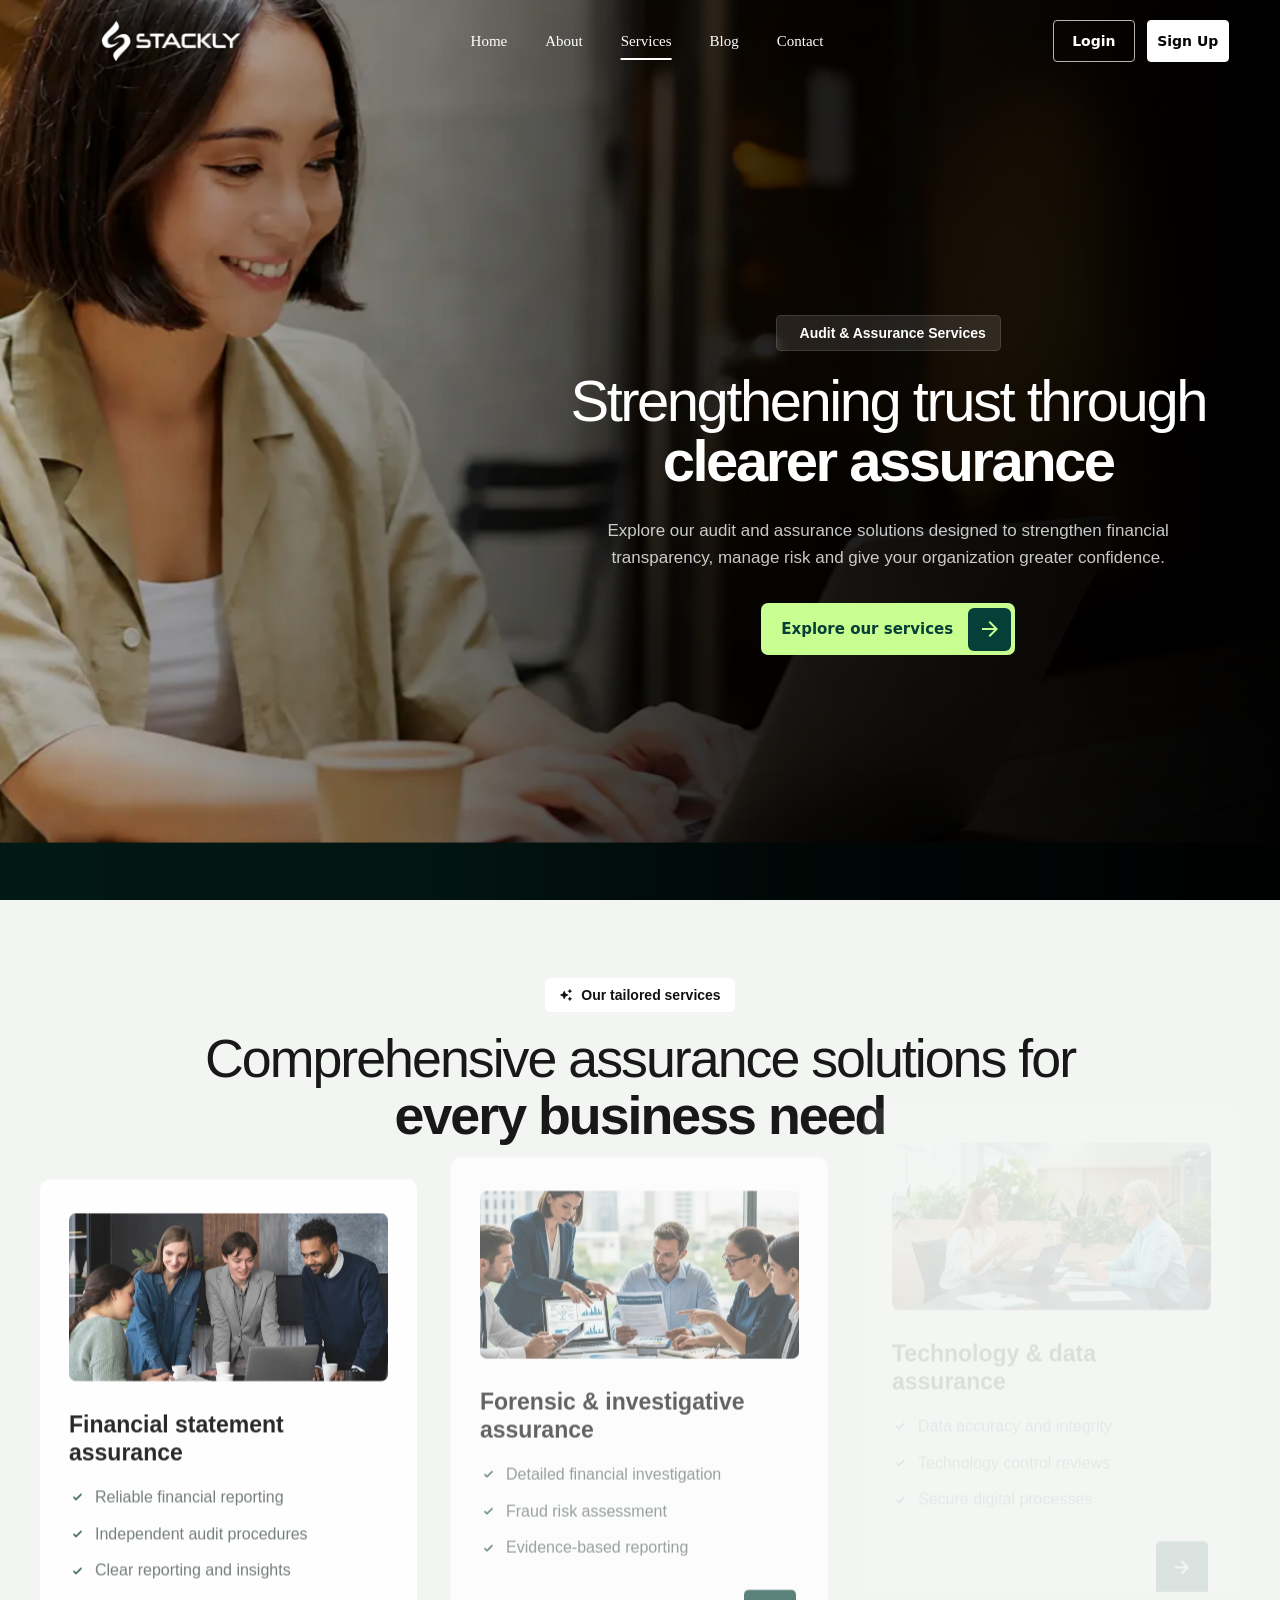
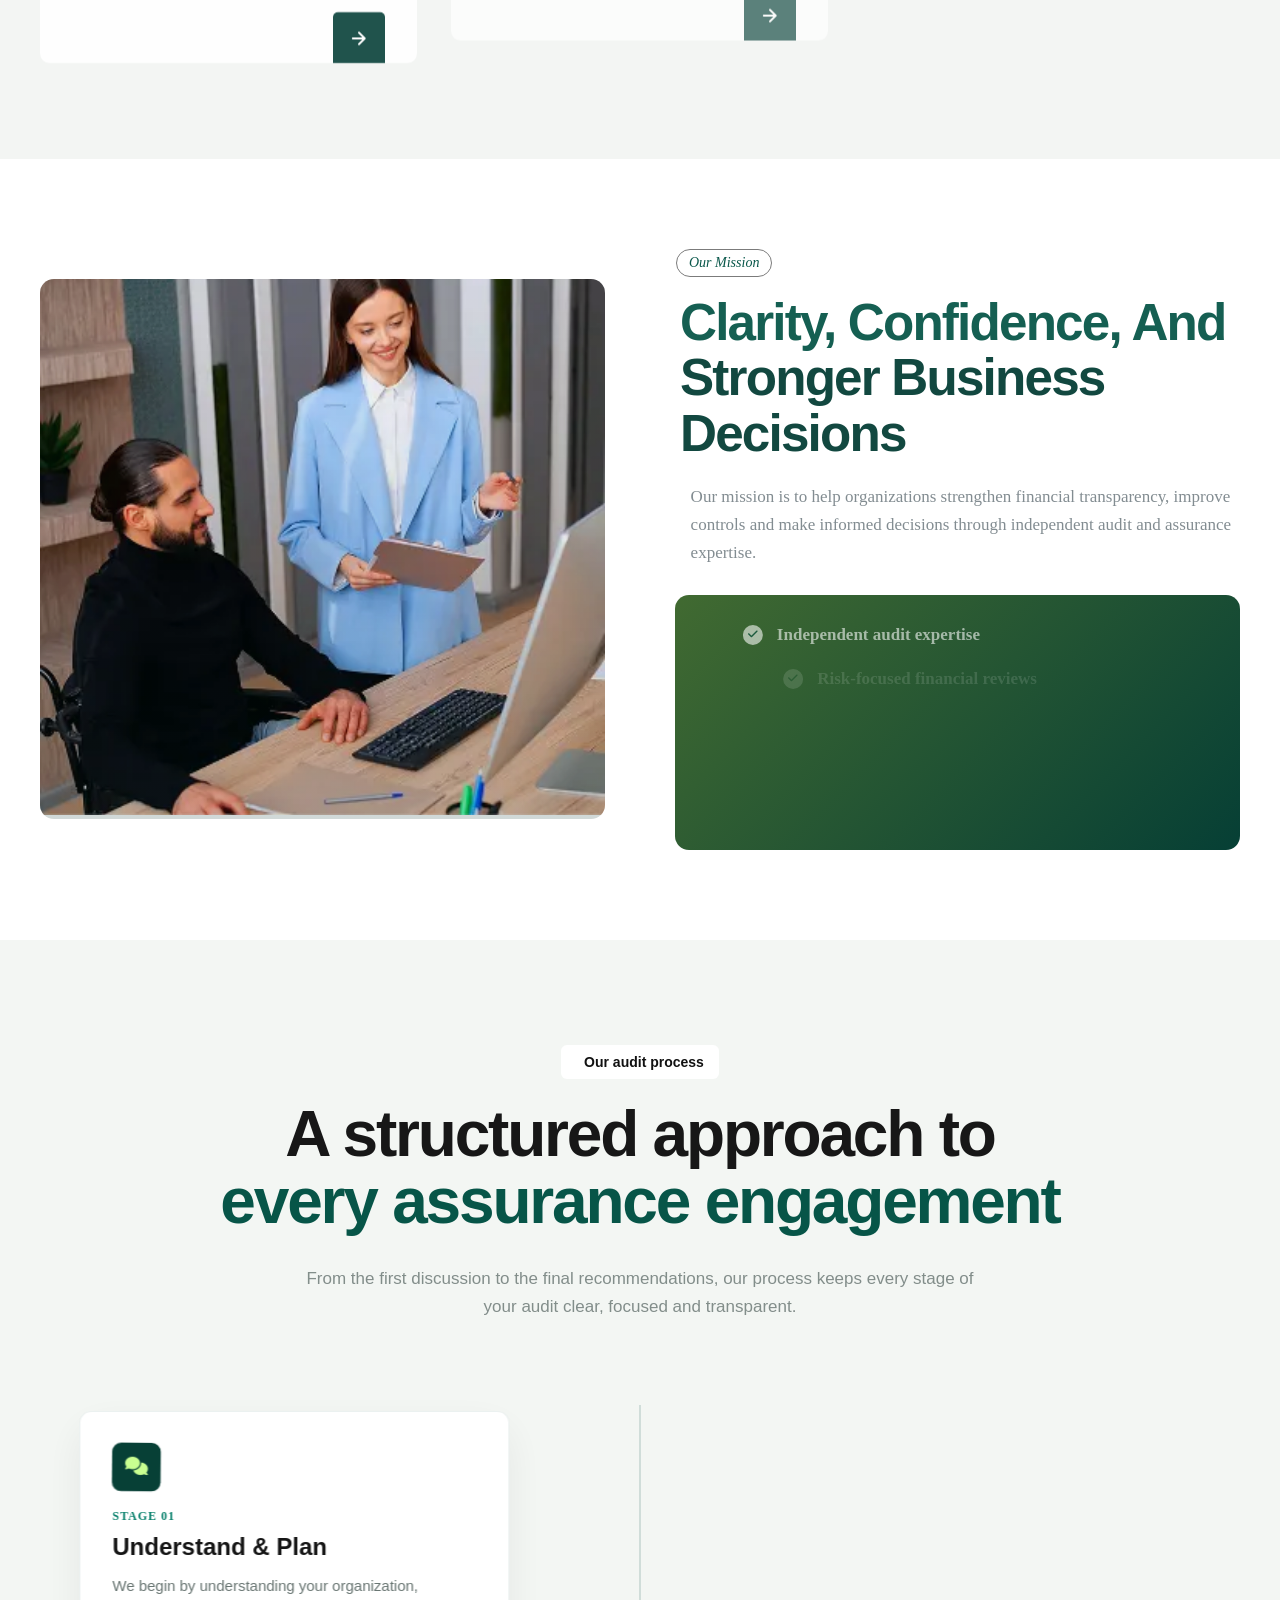
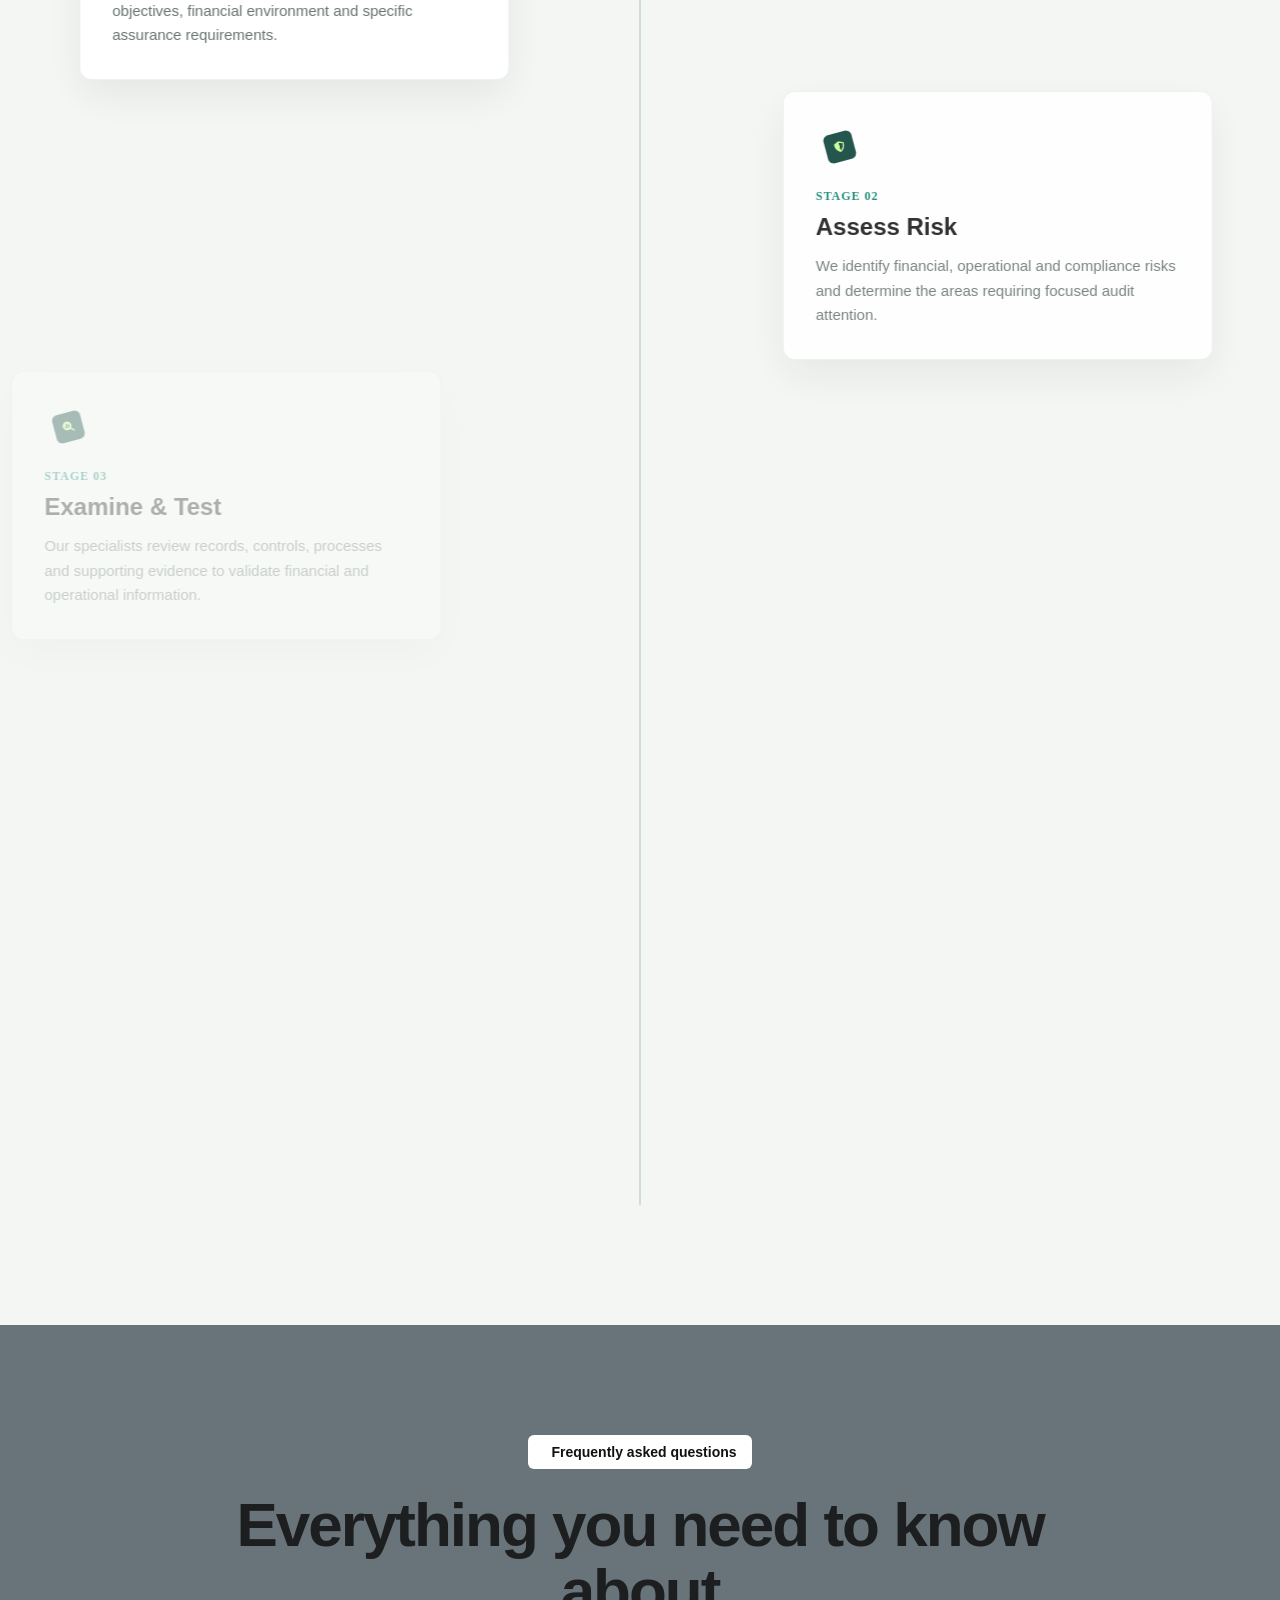
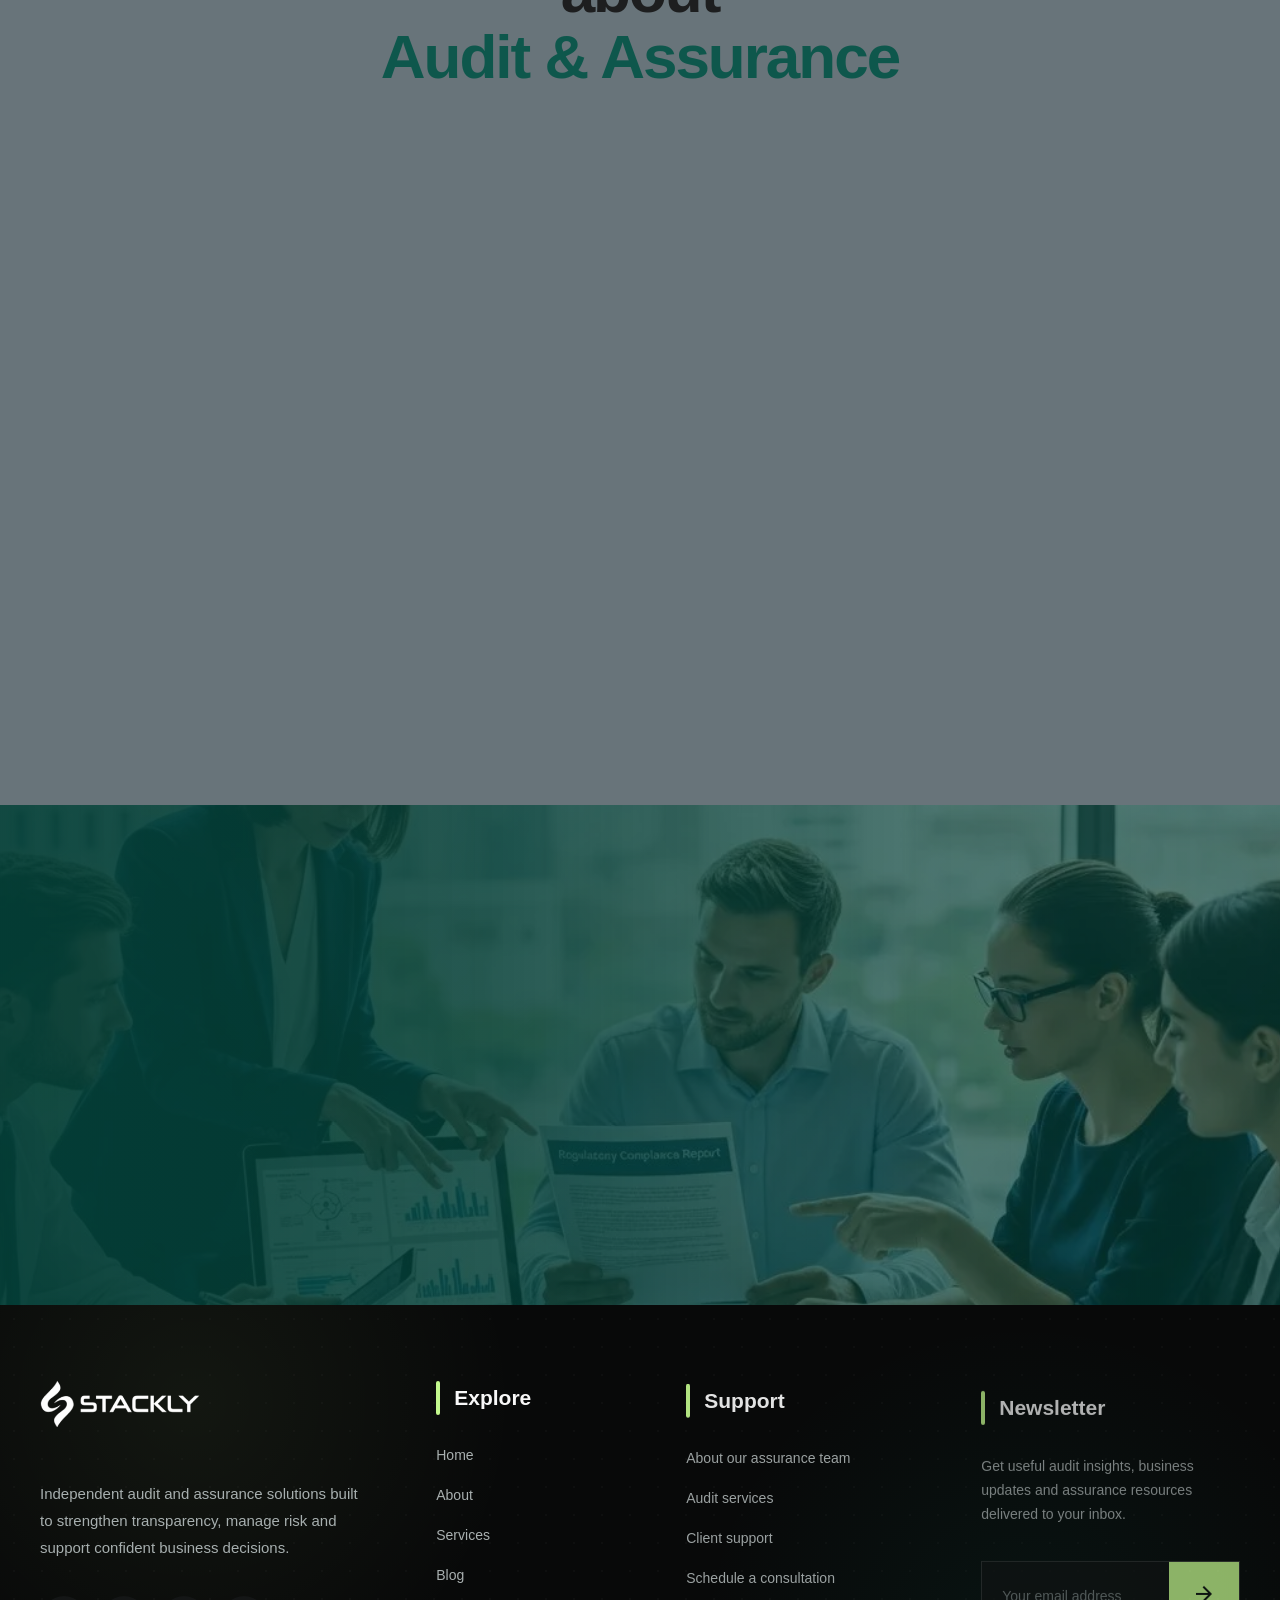
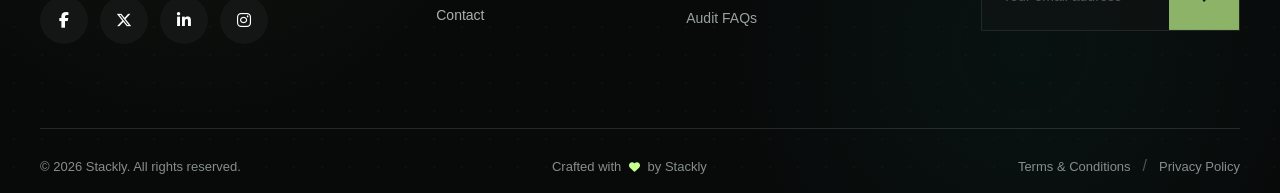
<file: services.html>
<!DOCTYPE html>
<html lang="en">

<head>
    <meta charset="UTF-8">
    <meta name="viewport" content="width=device-width, initial-scale=1.0">

    <title>Stackly | Audit & Assurance</title>
<!-- Font Awesome -->
<link
    rel="stylesheet"
    href="https://cdnjs.cloudflare.com/ajax/libs/font-awesome/6.7.2/css/all.min.css"
>
<link
    rel="stylesheet"
    href="https://fonts.googleapis.com/css2?family=Material+Symbols+Rounded:opsz,wght,FILL,GRAD@20..48,400,0,0"
>
<link
    rel="stylesheet"
    href="https://fonts.googleapis.com/icon?family=Material+Icons"
>
    <!-- Main CSS -->
    <link rel="stylesheet" href="css/style.css">
    <link rel="stylesheet" href="css/services.css">
</head>

<body>

    
<!-- =========================================================
     STACKLY PREMIUM LOADER
========================================================= -->

<div class="stackly-loader" id="stacklyLoader">

    <div class="stackly-loader-core">

        <!-- Rotating rings -->
        <div class="stackly-ring stackly-ring-one"></div>
        <div class="stackly-ring stackly-ring-two"></div>
        <div class="stackly-ring stackly-ring-three"></div>

        <!-- Center -->
        <div class="stackly-loader-center">        

            <div class="stackly-loader-brand">
                STACKLY
            </div>

            <div class="stackly-loader-text">
                AUDIT &amp; ASSURANCE
            </div>

        </div>

    </div>

</div>

    <!-- =====================================================
         HEADER / NAVBAR
    ====================================================== -->
<header class="site-header" id="siteHeader">
    <nav class="navbar">

      <!-- Logo -->
<a href="index.html" class="brand-logo">
    <img src="assetss/logo 4.webp" alt="STACKLY Logo">
</a>
        <!-- Desktop Navigation -->
        <div class="nav-menu" id="navMenu">

            <a href="index.html" class="nav-link">Home</a>
            <a href="about.html" class="nav-link">About</a>
            <a href="services.html" class="nav-link active">Services</a>
            <a href="blog.html" class="nav-link">Blog</a>
            <a href="contact.html" class="nav-link">Contact</a>

            <!-- Mobile Auth Buttons -->
            <div class="mobile-auth">
                <a href="login.html" class="login-btn">Login</a>
                <a href="register.html" class="signup-btn">Sign Up</a>
            </div>

        </div>

        <!-- Desktop Auth -->
        <div class="desktop-auth">
            <a href="login.html" class="login-btn">Login</a>
            <a href="register.html" class="signup-btn">Sign Up</a>
        </div>

        <!-- Mobile Toggle -->
        <button
            class="menu-toggle"
            id="menuToggle"
            aria-label="Toggle navigation"
            aria-expanded="false"
        >
            <span></span>
            <span></span>
            <span></span>
        </button>

    </nav>
</header>

<!-- =========================================================
     SERVICES HERO
========================================================= -->

<section class="audit-services-hero" id="services-hero">

    <!-- BACKGROUND IMAGE -->
    <div class="audit-services-hero-bg">
        <img
            src="assetss/consultaion-img.webp"
            alt="Stackly Audit and Assurance services"
        >
    </div>

    <!-- DARK OVERLAY -->
    <div class="audit-services-hero-overlay"></div>


    <!-- CONTENT -->
    <div class="audit-services-hero-container">

        <div class="audit-services-hero-content">

            <!-- LABEL -->
            <div class="audit-services-hero-label">
                <i class="fa-solid fa-sparkles"></i>
                <span>Audit & Assurance Services</span>
            </div>


            <!-- TITLE -->
            <h1 class="audit-services-hero-title">
                Strengthening trust through
                <strong>clearer assurance</strong>
            </h1>


            <!-- DESCRIPTION -->
            <p class="audit-services-hero-description">

                Explore our audit and assurance solutions designed
                to strengthen financial transparency, manage risk
                and give your organization greater confidence.

            </p>


            <!-- BUTTON -->
            <div class="audit-services-hero-button-wrap">

                <a
                    href="404.html"
                    class="audit-services-hero-button"
                >

                    <span>
                        Explore our services
                    </span>

                    <span class="audit-services-hero-arrow">
                         <span class="material-icons">arrow_forward</span>
                    </span>

                </a>

            </div>

        </div>

    </div>

</section>


<!-- =========================================================
     AUDIT & ASSURANCE SERVICES
========================================================= -->

<section class="audit-service-solutions" id="services">

    <div class="audit-service-solutions-container">

        <!-- =================================================
             HEADING
        ================================================== -->

        <div class="audit-service-solutions-heading">

            <div class="audit-service-solutions-label">
                <span class="material-symbols-rounded">
                    auto_awesome
                </span>

                <span>
                    Our tailored services
                </span>
            </div>


            <h2>
                Comprehensive assurance solutions
                for <strong>every business need</strong>
            </h2>

        </div>


        <!-- =================================================
             CARDS
        ================================================== -->

        <div class="audit-service-solutions-grid">


            <!-- =================================================
                 CARD 1
            ================================================== -->

            <article class="audit-solution-card">

                <div class="audit-solution-image">

                    <img
                        src="assetss/service-3.webp"
                        alt="Financial statement assurance"
                    >

                </div>


                <div class="audit-solution-content">

                    <h3>
                        Financial statement assurance
                    </h3>


                    <ul>

                        <li>
                            <span class="material-symbols-rounded">
                                done
                            </span>

                            Reliable financial reporting
                        </li>

                        <li>
                            <span class="material-symbols-rounded">
                                done
                            </span>

                            Independent audit procedures
                        </li>

                        <li>
                            <span class="material-symbols-rounded">
                                done
                            </span>

                            Clear reporting and insights
                        </li>

                    </ul>

                </div>


                <a
                    href="404.html"
                    class="audit-solution-arrow"
                    aria-label="View financial statement assurance"
                >

                    <span class="material-symbols-rounded">
                        arrow_forward
                    </span>

                </a>

            </article>



            <!-- =================================================
                 CARD 2
            ================================================== -->

            <article class="audit-solution-card">

                <div class="audit-solution-image">

                    <img
                        src="assetss/service-2.webp"
                        alt="Forensic audit and investigation"
                    >

                </div>


                <div class="audit-solution-content">

                    <h3>
                        Forensic & investigative assurance
                    </h3>


                    <ul>

                        <li>
                            <span class="material-symbols-rounded">
                                done
                            </span>

                            Detailed financial investigation
                        </li>

                        <li>
                            <span class="material-symbols-rounded">
                                done
                            </span>

                            Fraud risk assessment
                        </li>

                        <li>
                            <span class="material-symbols-rounded">
                                done
                            </span>

                            Evidence-based reporting
                        </li>

                    </ul>

                </div>


                <a
                    href="404.html"
                    class="audit-solution-arrow"
                    aria-label="View forensic assurance"
                >

                    <span class="material-symbols-rounded">
                        arrow_forward
                    </span>

                </a>

            </article>



            <!-- =================================================
                 CARD 3
            ================================================== -->

            <article class="audit-solution-card">

                <div class="audit-solution-image">

                    <img
                        src="assetss/Service-4.webp"
                        alt="Technology and data assurance"
                    >

                </div>


                <div class="audit-solution-content">

                    <h3>
                        Technology & data assurance
                    </h3>


                    <ul>

                        <li>
                            <span class="material-symbols-rounded">
                                done
                            </span>

                            Data accuracy and integrity
                        </li>

                        <li>
                            <span class="material-symbols-rounded">
                                done
                            </span>

                            Technology control reviews
                        </li>

                        <li>
                            <span class="material-symbols-rounded">
                                done
                            </span>

                            Secure digital processes
                        </li>

                    </ul>

                </div>


                <a
                    href="404.html"
                    class="audit-solution-arrow"
                    aria-label="View technology assurance"
                >

                    <span class="material-symbols-rounded">
                        arrow_forward
                    </span>

                </a>

            </article>


        </div>

    </div>

</section>

<!-- =========================================================
     AUDIT MISSION SECTION
========================================================= -->

<section class="audit-mission" id="audit-mission">

    <div class="audit-mission-container">

        <!-- LEFT IMAGE -->
        <div class="audit-mission-image audit-mission-image-reveal">

            <img
                src="assetss/audit-img1.webp"
                alt="Stackly Audit and Assurance team"
            >

        </div>


        <!-- RIGHT CONTENT -->
        <div class="audit-mission-content">

            <div class="audit-mission-label mission-reveal">
                <span>Our Mission</span>
            </div>


            <h2 class="audit-mission-title mission-reveal">
                Clarity, Confidence, And
                <strong>Stronger Business Decisions</strong>
            </h2>


            <p class="audit-mission-description mission-reveal">
                Our mission is to help organizations strengthen financial
                transparency, improve controls and make informed decisions
                through independent audit and assurance expertise.
            </p>


            <!-- FEATURES -->
            <div class="audit-mission-features">

                <div class="audit-mission-feature mission-reveal">

                    <span class="audit-mission-check">
                        <i class="fa-solid fa-check"></i>
                    </span>

                    <span>
                        Independent audit expertise
                    </span>

                </div>


                <div class="audit-mission-feature mission-reveal">

                    <span class="audit-mission-check">
                        <i class="fa-solid fa-check"></i>
                    </span>

                    <span>
                        Risk-focused financial reviews
                    </span>

                </div>


                <div class="audit-mission-feature mission-reveal">

                    <span class="audit-mission-check">
                        <i class="fa-solid fa-check"></i>
                    </span>

                    <span>
                        Clear and actionable insights
                    </span>

                </div>


                <div class="audit-mission-feature mission-reveal">

                    <span class="audit-mission-check">
                        <i class="fa-solid fa-check"></i>
                    </span>

                    <span>
                        Stronger controls and compliance
                    </span>

                </div>


                <div class="audit-mission-feature mission-reveal">

                    <span class="audit-mission-check">
                        <i class="fa-solid fa-check"></i>
                    </span>

                    <span>
                        Trusted and confidential partnership
                    </span>

                </div>

            </div>

        </div>

    </div>

</section>

<!-- =========================================================
     AUDIT SERVICES TIMELINE
========================================================= -->

<section class="audit-services-timeline" id="audit-process">

    <div class="audit-services-timeline-header">

        <div class="audit-services-timeline-label">
            <i class="fa-solid fa-sparkles"></i>
            <span>Our audit process</span>
        </div>

        <h2>
            A structured approach to
            <strong>every assurance engagement</strong>
        </h2>

        <p>
            From the first discussion to the final recommendations,
            our process keeps every stage of your audit clear,
            focused and transparent.
        </p>

    </div>


    <div class="audit-services-timeline-wrapper">

        <!-- TIMELINE LINE -->
        <div class="audit-services-timeline-line">
            <span></span>
        </div>


        <!-- =================================================
             STEP 01
        ================================================== -->

        <article class="audit-services-timeline-item timeline-left">

            <div class="audit-services-timeline-number">
                <span>01</span>
            </div>

            <div class="audit-services-timeline-card">

                <div class="audit-services-timeline-icon">
                    <i class="fa-solid fa-comments"></i>
                </div>

                <span class="audit-services-timeline-stage">
                    Stage 01
                </span>

                <h3>
                    Understand & Plan
                </h3>

                <p>
                    We begin by understanding your organization,
                    objectives, financial environment and specific
                    assurance requirements.
                </p>

            </div>

        </article>


        <!-- =================================================
             STEP 02
        ================================================== -->

        <article class="audit-services-timeline-item timeline-right">

            <div class="audit-services-timeline-number">
                <span>02</span>
            </div>

            <div class="audit-services-timeline-card">

                <div class="audit-services-timeline-icon">
                    <i class="fa-solid fa-shield-halved"></i>
                </div>

                <span class="audit-services-timeline-stage">
                    Stage 02
                </span>

                <h3>
                    Assess Risk
                </h3>

                <p>
                    We identify financial, operational and compliance
                    risks and determine the areas requiring focused
                    audit attention.
                </p>

            </div>

        </article>


        <!-- =================================================
             STEP 03
        ================================================== -->

        <article class="audit-services-timeline-item timeline-left">

            <div class="audit-services-timeline-number">
                <span>03</span>
            </div>

            <div class="audit-services-timeline-card">

                <div class="audit-services-timeline-icon">
                    <i class="fa-solid fa-magnifying-glass-chart"></i>
                </div>

                <span class="audit-services-timeline-stage">
                    Stage 03
                </span>

                <h3>
                    Examine & Test
                </h3>

                <p>
                    Our specialists review records, controls,
                    processes and supporting evidence to validate
                    financial and operational information.
                </p>

            </div>

        </article>


        <!-- =================================================
             STEP 04
        ================================================== -->

        <article class="audit-services-timeline-item timeline-right">

            <div class="audit-services-timeline-number">
                <span>04</span>
            </div>

            <div class="audit-services-timeline-card">

                <div class="audit-services-timeline-icon">
                    <i class="fa-solid fa-file-circle-check"></i>
                </div>

                <span class="audit-services-timeline-stage">
                    Stage 04
                </span>

                <h3>
                    Report Findings
                </h3>

                <p>
                    We communicate clear findings, observations and
                    important areas of attention through structured
                    and understandable reporting.
                </p>

            </div>

        </article>


        <!-- =================================================
             STEP 05
        ================================================== -->

        <article class="audit-services-timeline-item timeline-left">

            <div class="audit-services-timeline-number">
                <span>05</span>
            </div>

            <div class="audit-services-timeline-card">

                <div class="audit-services-timeline-icon">
                    <i class="fa-solid fa-chart-line"></i>
                </div>

                <span class="audit-services-timeline-stage">
                    Stage 05
                </span>

                <h3>
                    Improve & Strengthen
                </h3>

                <p>
                    We provide practical recommendations that help
                    strengthen controls, improve processes and support
                    more confident business decisions.
                </p>

            </div>

        </article>

    </div>

</section>

<!-- =========================================================
     STACKLY AUDIT & ASSURANCE
     FAQ SECTION
========================================================= -->

<section class="audit-faq" id="audit-faq">

    <!-- =====================================================
         HEADER
    ====================================================== -->

    <div class="audit-faq-header">

        <div class="audit-faq-label">
            <i class="fa-solid fa-sparkles"></i>
            <span>Frequently asked questions</span>
        </div>

        <h2>
            Everything you need to know about
            <strong>Audit & Assurance</strong>
        </h2>

        <p>
            Find answers to common questions about our audit,
            assurance, risk and compliance services.
        </p>

    </div>


    <!-- =====================================================
         MAIN CONTENT
    ====================================================== -->

    <div class="audit-faq-container">


        <!-- =================================================
             IMAGE
        ================================================== -->

        <div class="audit-faq-image-wrap">

            <div class="audit-faq-image">

                <img
                    src="assetss/service-3.webp"
                    alt="Stackly Audit and Assurance team"
                >

            </div>

        </div>


        <!-- =================================================
             FAQ LIST
        ================================================== -->

        <div class="audit-faq-list">


            <!-- FAQ 01 -->

            <div class="audit-faq-item">

                <button
                    class="audit-faq-question"
                    type="button"
                    aria-expanded="false"
                >

                    <span>
                        What does an audit and assurance service involve?
                    </span>

                    <span class="audit-faq-icon">
                        <i class="fa-solid fa-plus"></i>
                    </span>

                </button>

                <div class="audit-faq-answer">

                    <p>
                        Our audit and assurance services involve reviewing
                        financial information, internal controls, business
                        processes and relevant evidence to provide greater
                        transparency and confidence.
                    </p>

                </div>

            </div>


            <!-- FAQ 02 -->

            <div class="audit-faq-item">

                <button
                    class="audit-faq-question"
                    type="button"
                    aria-expanded="false"
                >

                    <span>
                        Why is an independent audit important?
                    </span>

                    <span class="audit-faq-icon">
                        <i class="fa-solid fa-plus"></i>
                    </span>

                </button>

                <div class="audit-faq-answer">

                    <p>
                        An independent audit provides an objective review
                        of financial information and controls, helping
                        organizations improve transparency, identify risks
                        and strengthen stakeholder confidence.
                    </p>

                </div>

            </div>


            <!-- FAQ 03 -->

            <div class="audit-faq-item">

                <button
                    class="audit-faq-question"
                    type="button"
                    aria-expanded="false"
                >

                    <span>
                        How does Stackly identify business risks?
                    </span>

                    <span class="audit-faq-icon">
                        <i class="fa-solid fa-plus"></i>
                    </span>

                </button>

                <div class="audit-faq-answer">

                    <p>
                        We assess financial, operational and compliance
                        areas to identify potential weaknesses, control
                        gaps and risks that may affect business performance.
                    </p>

                </div>

            </div>


            <!-- FAQ 04 -->

            <div class="audit-faq-item">

                <button
                    class="audit-faq-question"
                    type="button"
                    aria-expanded="false"
                >

                    <span>
                        What types of organizations can use your services?
                    </span>

                    <span class="audit-faq-icon">
                        <i class="fa-solid fa-plus"></i>
                    </span>

                </button>

                <div class="audit-faq-answer">

                    <p>
                        Our assurance approach can support organizations
                        across different industries and stages, from
                        growing businesses to established enterprises
                        requiring structured audit support.
                    </p>

                </div>

            </div>


            <!-- FAQ 05 -->

            <div class="audit-faq-item">

                <button
                    class="audit-faq-question"
                    type="button"
                    aria-expanded="false"
                >

                    <span>
                        What happens after the audit is completed?
                    </span>

                    <span class="audit-faq-icon">
                        <i class="fa-solid fa-plus"></i>
                    </span>

                </button>

                <div class="audit-faq-answer">

                    <p>
                        We communicate key findings and observations and
                        provide practical recommendations that can help
                        strengthen controls, processes and future decision
                        making.
                    </p>

                </div>

            </div>


        </div>

    </div>

</section>



<!-- =========================================================
     AUDIT CTA SECTION
========================================================= -->

<section class="audit-cta" id="audit-cta">

    <div class="audit-cta-background">
        <img
            src="assetss/service-2.webp"
            alt="Audit and assurance business consultation"
        >
    </div>

    <div class="audit-cta-overlay"></div>


    <div class="audit-cta-container">

        <div class="audit-cta-content">

            <div class="audit-cta-label audit-cta-reveal">
                <i class="fa-solid fa-sparkles"></i>
                <span>Let's work together</span>
            </div>


            <h2 class="audit-cta-title audit-cta-reveal">
                Take the next step toward
                <strong>greater business confidence</strong>
            </h2>


            <p class="audit-cta-description audit-cta-reveal">
                Get clear, independent assurance and practical
                insights to strengthen your controls, manage risk
                and make confident business decisions.
            </p>


            <div class="audit-cta-button-wrap audit-cta-reveal">

                <a
                    href="contact.html"
                    class="audit-cta-button"
                >
                    <span>Schedule a consultation</span>
                </a>

            </div>

        </div>

    </div>

</section>




<!-- =========================================================
     STACKLY AUDIT & ASSURANCE FOOTER
========================================================= -->

<footer class="audit-footer">

    <div class="audit-footer-pattern"></div>

    <div class="audit-footer-container">

        <!-- =================================================
             BRAND
        ================================================== -->

        <div class="audit-footer-brand">

            <a
                href="index.html"
                class="audit-footer-logo"
            >
                <img
                    src="assetss/logo 4.webp"
                    alt="STACKLY"
                >
            </a>


            <p class="audit-footer-description">
                Independent audit and assurance solutions
                built to strengthen transparency, manage
                risk and support confident business decisions.
            </p>


            <!-- SOCIAL ICONS -->

            <div class="audit-footer-socials">

                <a
                    href="404.html"
                    aria-label="Facebook"
                >
                    <i class="fa-brands fa-facebook-f"></i>
                </a>

                <a
                    href="404.html"
                    aria-label="X"
                >
                    <i class="fa-brands fa-x-twitter"></i>
                </a>

                <a
                    href="404.html"
                    aria-label="LinkedIn"
                >
                    <i class="fa-brands fa-linkedin-in"></i>
                </a>

                <a
                    href="404.html"
                    aria-label="Instagram"
                >
                    <i class="fa-brands fa-instagram"></i>
                </a>

            </div>

        </div>


        <!-- =================================================
             EXPLORE
        ================================================== -->

        <div class="audit-footer-column">

            <h3>
                <span></span>
                Explore
            </h3>

            <ul>

                <li>
                    <a href="index.html">
                        Home
                    </a>
                </li>

                <li>
                    <a href="about.html">
                        About
                    </a>
                </li>

                <li>
                    <a href="services.html">
                        Services
                    </a>
                </li>

                <li>
                    <a href="blog.html">
                        Blog
                    </a>
                </li>

                <li>
                    <a href="contact.html">
                        Contact
                    </a>
                </li>

            </ul>

        </div>


        <!-- =================================================
             SUPPORT
        ================================================== -->

        <div class="audit-footer-column">

            <h3>
                <span></span>
                Support
            </h3>

            <ul>

                <li>
                    <a href="404.html">
                        About our assurance team
                    </a>
                </li>

                <li>
                    <a href="404.html">
                        Audit services
                    </a>
                </li>

                <li>
                    <a href="404.html">
                        Client support
                    </a>
                </li>

                <li>
                    <a href="404.html">
                        Schedule a consultation
                    </a>
                </li>

                <li>
                    <a href="404.html">
                        Audit FAQs
                    </a>
                </li>

            </ul>

        </div>


        <!-- =================================================
             NEWSLETTER
        ================================================== -->

        <div class="audit-footer-newsletter">

            <h3>
                <span></span>
                Newsletter
            </h3>


            <p>
                Get useful audit insights, business updates
                and assurance resources delivered to your inbox.
            </p>


            <form
                class="audit-newsletter-form"
                id="auditNewsletterForm"
                novalidate
            >

                <div class="audit-newsletter-input-wrap">

                    <input
                        type="email"
                        id="auditNewsletterEmail"
                        placeholder="Your email address"
                        autocomplete="email"
                    >

                    <button
                        type="submit"
                        aria-label="Subscribe"
                    >
                   <span class="material-icons">arrow_forward</span>
                    </button>

                </div>


                <div
                    class="audit-newsletter-error"
                    id="auditNewsletterError"
                ></div>

            </form>

        </div>

    </div>


    <!-- =====================================================
         BOTTOM FOOTER
    ====================================================== -->

    <div class="audit-footer-bottom">

        <p>
            © 2026 Stackly. All rights reserved.
        </p>


        <p class="audit-footer-crafted">
            Crafted with
            <i class="fa-solid fa-heart"></i>
            by Stackly
        </p>


        <div class="audit-footer-legal">

            <a href="404.html">
                Terms & Conditions
            </a>

            <span>/</span>

            <a href="404.html">
                Privacy Policy
            </a>

        </div>

    </div>

</footer>


    <!-- =====================================================
         JAVASCRIPT
    ====================================================== -->

    <script src="https://cdnjs.cloudflare.com/ajax/libs/gsap/3.12.5/gsap.min.js"></script>
    <script src="js/script.js"></script>
    <script src="js/services.js"></script>
</body>

</html>
</file>
<file: css/style.css>
/* =========================================================
   HEADER / NAVBAR
========================================================= */

* {
    margin: 0;
    padding: 0;
    box-sizing: border-box;
}

html {
    scroll-behavior: smooth;
}

body {
    overflow-x: hidden;
}

.site-header {
    position: absolute;
    top: 0;
    left: 0;
    width: 100%;
    z-index: 1000;
    transition:
        background-color 0.4s ease,
        box-shadow 0.4s ease,
        transform 0.4s ease;
}

/* Navbar after scrolling */
.site-header.scrolled {
    position: fixed;
    background: #050505;
    box-shadow: 0 5px 25px rgba(0, 0, 0, 0.25);
}

.navbar {
    width: min(1400px, 92%);
    min-height: 82px;
    margin: auto;

    display: flex;
    align-items: center;
    justify-content: space-between;

    position: relative;
}

/* =========================================================
   STACKLY LOGO
========================================================= */

.brand-logo {
    flex-shrink: 0;

    color: #ffffff;
    text-decoration: none;

    font-size: 25px;
    font-weight: 800;
    letter-spacing: 2px;

    position: relative;
    z-index: 1100;

    transition: opacity 0.3s ease,
                transform 0.3s ease;
}

.brand-logo:hover {
    opacity: 0.8;
    transform: translateY(-1px);
}

/* =========================================================
   DESKTOP NAVIGATION
========================================================= */

.nav-menu {
    display: flex;
    align-items: center;
    justify-content: center;
    gap: 38px;
}

.nav-link {
    position: relative;

    color: #ffffff;
    text-decoration: none;

    font-size: 15px;
    font-weight: 500;

    padding: 10px 0;

    transition:
        color 0.3s ease,
        opacity 0.3s ease;
}

/* Underline */
.nav-link::after {
    content: "";

    position: absolute;
    left: 50%;
    bottom: 0;

    width: 0;
    height: 2px;

    background: #ffffff;

    transform: translateX(-50%);
    transition: width 0.35s ease;
}

.nav-link:hover::after,
.nav-link.active::after {
    width: 100%;
}

.nav-link:hover,
.nav-link.active {
    color: #ffffff;
}

/* =========================================================
   DESKTOP LOGIN / SIGNUP
========================================================= */

.desktop-auth {
    display: flex;
    align-items: center;
    gap: 12px;
}

.login-btn,
.signup-btn {
    text-decoration: none;

    min-width: 82px;
    height: 42px;

    display: inline-flex;
    align-items: center;
    justify-content: center;

    border-radius: 4px;

    font-size: 14px;
    font-weight: 600;

    transition:
        background-color 0.3s ease,
        color 0.3s ease,
        border-color 0.3s ease,
        transform 0.3s ease;
}

.login-btn {
    color: #ffffff;
    border: 1px solid rgba(255, 255, 255, 0.7);
    background: transparent;
}

.login-btn:hover {
    background: #ffffff;
    color: #050505;
    transform: translateY(-2px);
}

.signup-btn {
    color: #050505;
    background: #ffffff;
    border: 1px solid #ffffff;
}

.signup-btn:hover {
    background: transparent;
    color: #ffffff;
    transform: translateY(-2px);
}

/* =========================================================
   MOBILE AUTH
========================================================= */

.mobile-auth {
    display: none;
}

/* =========================================================
   MOBILE MENU TOGGLE
========================================================= */

.menu-toggle {
    display: none;

    width: 44px;
    height: 44px;

    border: none;
    background: transparent;

    cursor: pointer;

    position: relative;
    z-index: 1200;

    align-items: center;
    justify-content: center;
    flex-direction: column;
    gap: 5px;
}

.menu-toggle span {
    display: block;

    width: 25px;
    height: 2px;

    background: #ffffff;

    transition:
        transform 0.35s ease,
        opacity 0.25s ease;
}

/* X animation */
.menu-toggle.active span:nth-child(1) {
    transform: translateY(7px) rotate(45deg);
}

.menu-toggle.active span:nth-child(2) {
    opacity: 0;
}

.menu-toggle.active span:nth-child(3) {
    transform: translateY(-7px) rotate(-45deg);
}

/* =========================================================
   MOBILE
========================================================= */

@media (max-width: 900px) {

    .site-header {
        position: fixed;
        background: #050505;
    }

    .navbar {
        width: 100%;
        min-height: 70px;
        padding: 0 20px;
    }

    /*
       Logo stays above the mobile menu.
       Therefore it will NEVER disappear.
    */
    .brand-logo {
        position: relative;
        z-index: 1200;
    }

    .desktop-auth {
        display: none;
    }

    .menu-toggle {
        display: flex;
    }

    /* Mobile navigation panel */

    .nav-menu {
        position: fixed;

        top: 70px;
        left: 0;

        width: 100%;
        height: calc(100vh - 70px);

        background: #050505;

        display: flex;
        flex-direction: column;

        align-items: flex-start;
        justify-content: flex-start;

        gap: 0;

        padding: 35px 25px 40px;

        overflow-y: auto;
        overflow-x: hidden;

        /*
           Hidden state
        */
        opacity: 0;
        visibility: hidden;
        pointer-events: none;

        transform: translateY(-15px);

        transition:
            opacity 0.35s ease,
            transform 0.35s ease,
            visibility 0.35s ease;
    }

    /* Open state */

    .nav-menu.active {
        opacity: 1;
        visibility: visible;
        pointer-events: auto;

        transform: translateY(0);
    }

    .nav-link {
        width: 100%;

        padding: 17px 5px;

        font-size: 19px;

        border-bottom: 1px solid rgba(255, 255, 255, 0.10);
    }

    .nav-link::after {
        left: 0;
        transform: none;
        bottom: 0;
    }

    .nav-link:hover::after,
    .nav-link.active::after {
        width: 45px;
    }

    /* Mobile login/signup */

    .mobile-auth {
        width: 100%;

        display: flex;
        flex-direction: column;

        gap: 12px;

        margin-top: 30px;
    }

    .mobile-auth .login-btn,
    .mobile-auth .signup-btn {
        width: 100%;
        height: 48px;
        font-size: 19px;
    }
      .brand-logo img {
        width: 125px;

      }
}

/* =========================================================
   SMALL MOBILE
========================================================= */

@media (max-width: 480px) {

    .navbar {
        padding: 0 16px;
        min-height: 66px;
    }

    .brand-logo {
        font-size: 22px;
    }

    .nav-menu {
        top: 66px;
        height: calc(100vh - 66px);

        padding: 25px 20px 35px;
    }

    .menu-toggle {
        width: 40px;
        height: 40px;
    }
    
.brand-logo img {
  
    margin-left:0 !important;
}
}


.brand-logo {
    display: flex;
    align-items: center;
    text-decoration: none;
}

.brand-logo img {
    width: 140px;
    height: auto;
    display: block;
    object-fit: contain;
    margin-left:50px;
}



/* =========================================================
   STACKLY AUDIT FOOTER
========================================================= */

.audit-footer {
    position: relative;

    width: 100%;

    background: #080909;

    color: #ffffff;

    overflow: hidden;

    font-family: Arial, Helvetica, sans-serif;
}


/* =========================================================
   SUBTLE BACKGROUND
   NO DIAMOND LINES
========================================================= */

.audit-footer-pattern {
    position: absolute;

    inset: 0;

    z-index: 0;

    pointer-events: none;

    background:
        radial-gradient(
            circle at 15% 20%,
            rgba(201, 255, 145, 0.055) 0,
            rgba(201, 255, 145, 0) 28%
        ),
        radial-gradient(
            circle at 80% 70%,
            rgba(7, 155, 131, 0.07) 0,
            rgba(7, 155, 131, 0) 30%
        ),
        radial-gradient(
            circle at 50% 50%,
            rgba(255,255,255,0.025) 1px,
            transparent 1px
        );

    background-size:
        auto,
        auto,
        28px 28px;
}


/* =========================================================
   MAIN CONTAINER
========================================================= */

.audit-footer-container {
    position: relative;

    z-index: 2;

    width: min(1260px, calc(100% - 80px));

    margin: 0 auto;

    padding: 75px 0 80px;

    display: grid;

    grid-template-columns:
        1.45fr
        0.8fr
        1fr
        1.15fr;

    gap: 70px;
}


/* =========================================================
   LOGO
========================================================= */

.audit-footer-logo {
    display: inline-flex;

    align-items: center;

    text-decoration: none;
}

.audit-footer-logo img {
    width: 160px;

    height: auto;

    display: block;

    object-fit: contain;
}


/* =========================================================
   DESCRIPTION
========================================================= */

.audit-footer-description {
    max-width: 410px;

    margin: 48px 0 35px;

    color: #a8b0b0;

    font-size: 15px;

    line-height: 1.8;
}


/* =========================================================
   SOCIALS
========================================================= */

.audit-footer-socials {
    display: flex;

    align-items: center;

    gap: 12px;
}

.audit-footer-socials a {
    width: 48px;
    height: 48px;

    display: flex;

    align-items: center;
    justify-content: center;

    border-radius: 50%;

    background: #151717;

    color: #ffffff;

    text-decoration: none;

    font-size: 16px;

    transition:
        transform 0.3s ease,
        background 0.3s ease,
        color 0.3s ease;
}

.audit-footer-socials a:hover {
    transform: translateY(-4px);

    background: #c9ff91;

    color: #101713;
}


/* =========================================================
   FOOTER HEADINGS
========================================================= */

.audit-footer-column h3,
.audit-footer-newsletter h3 {
    display: flex;

    align-items: center;

    gap: 14px;

    margin: 0 0 30px;

    color: #ffffff;

    font-size: 21px;

    font-weight: 600;
}

.audit-footer-column h3 span,
.audit-footer-newsletter h3 span {
    width: 4px;

    height: 34px;

    display: block;

    background: #c9ff91;

    border-radius: 2px;
}


/* =========================================================
   FOOTER LINKS
========================================================= */

.audit-footer-column ul {
    list-style: none;

    margin: 0;

    padding: 0;
}

.audit-footer-column li {
    margin-bottom: 19px;
}

.audit-footer-column a {
    position: relative;

    color: #aeb5b5;

    text-decoration: none;

    font-size: 14px;

    line-height: 1.5;

    transition:
        color 0.3s ease,
        padding-left 0.3s ease;
}

.audit-footer-column a:hover {
    color: #c9ff91;

    padding-left: 5px;
}


/* =========================================================
   NEWSLETTER
========================================================= */

.audit-footer-newsletter p {
    max-width: 350px;

    margin: 0 0 35px;

    color: #aeb5b5;

    font-size: 14px;

    line-height: 1.7;
}


/* =========================================================
   NEWSLETTER FORM
========================================================= */

.audit-newsletter-form {
    width: 100%;
}

.audit-newsletter-input-wrap {
    width: 100%;

    height: 70px;

    display: flex;

    align-items: stretch;

    border: 1px solid #303333;

    background: #111313;
}

.audit-newsletter-input-wrap input {
    width: 100%;

    min-width: 0;

    padding: 0 20px;

    border: 0;

    outline: none;

    background: transparent;

    color: #ffffff;

    font-family: Arial, Helvetica, sans-serif;

    font-size: 14px;
}

.audit-newsletter-input-wrap input::placeholder {
    color: #737b7b;
}

.audit-newsletter-input-wrap button {
    width: 70px;

    flex: 0 0 70px;

    border: 0;

    background: #c9ff91;

    color: #101713;

    font-size: 19px;

    cursor: pointer;

    transition:
        background 0.3s ease,
        transform 0.3s ease;
}

.audit-newsletter-input-wrap button:hover {
    background: #ffffff;
}


/* =========================================================
   VALIDATION ERROR
========================================================= */

.audit-newsletter-error {
    min-height: 20px;

    margin-top: 8px;

    color: #ff7b7b;

    font-size: 13px;

    line-height: 1.4;
}


/* =========================================================
   BOTTOM
========================================================= */

.audit-footer-bottom {
    position: relative;

    z-index: 2;

    width: min(1260px, calc(100% - 80px));

    margin: 0 auto;

    padding: 28px 0 18px;

    border-top: 1px solid rgba(255,255,255,0.12);

    display: flex;

    align-items: center;

    justify-content: space-between;

    gap: 20px;
}

.audit-footer-bottom p {
    margin: 0;

    color: #858d8d;

    font-size: 13px;
}

.audit-footer-crafted i {
    margin: 0 4px;

    color: #c9ff91;

    font-size: 11px;
}

.audit-footer-legal {
    display: flex;

    align-items: center;

    gap: 12px;
}

.audit-footer-legal a {
    color: #858d8d;

    text-decoration: none;

    font-size: 13px;

    transition: color 0.3s ease;
}

.audit-footer-legal a:hover {
    color: #c9ff91;
}

.audit-footer-legal span {
    color: #4d5353;
}


/* =========================================================
   TABLET
========================================================= */

@media (max-width: 1100px) {

    .audit-footer-container {
        width: min(940px, calc(100% - 50px));

        grid-template-columns:
            1.2fr
            0.8fr
            1fr;

        gap: 50px;
    }

    .audit-footer-newsletter {
        grid-column: 1 / -1;
        max-width: 500px;
    }

    .audit-footer-bottom {
        width: min(940px, calc(100% - 50px));
    }
}


/* =========================================================
   MOBILE
========================================================= */

@media (max-width: 768px) {

    .audit-footer {
        width: 100%;

        overflow: hidden;
    }

    .audit-footer-container {
        width: 100%;

        box-sizing: border-box;

        padding:
            65px
            22px
            55px;

        display: flex;

        flex-direction: column;

        align-items: center;

        gap: 48px;

        text-align: center;
    }


    /* BRAND */

    .audit-footer-brand {
        width: 100%;

        display: flex;

        flex-direction: column;

        align-items: center;
    }

    .audit-footer-logo img {
        width: 150px;
    }

    .audit-footer-description {
        max-width: 480px;

        margin:
            30px auto
            25px;

        font-size: 17px;

        line-height: 1.7;
    }

    .audit-footer-socials {
        justify-content: center;
    }


    /* COLUMNS */

    .audit-footer-column {
        width: 100%;

        display: flex;

        flex-direction: column;

        align-items: center;
    }

    .audit-footer-column h3,
    .audit-footer-newsletter h3 {
        justify-content: center;

        margin-bottom: 24px;
    }

    .audit-footer-column ul {
        text-align: center;
    }

    .audit-footer-column ul li a {
        margin-bottom: 16px;
        font-size:17px;
    }


    /* NEWSLETTER */

    .audit-footer-newsletter {
        width: 100%;

        max-width: 500px;

        display: flex;

        flex-direction: column;

        align-items: center;
    }

    .audit-footer-newsletter p {
        max-width: 450px;

        text-align: center;
    }

    .audit-newsletter-form {
        width: 100%;
    }


    /* BOTTOM */

    .audit-footer-bottom {
        width: calc(100% - 44px);

        padding:
            25px
            0
            22px;

        display: flex;

        flex-direction: column;

        align-items: center;

        justify-content: center;

        text-align: center;

        gap: 15px;
    }

    .audit-footer-legal {
        justify-content: center;

        flex-wrap: wrap;
    }
}


/* =========================================================
   SMALL MOBILE
========================================================= */

@media (max-width: 480px) {

    .audit-footer-container {
        padding:
            55px
            16px
            45px;

        gap: 42px;
    }

    .audit-footer-logo img {
        width: 140px;
    }

    .audit-footer-description {
        font-size: 15px;

        margin-top: 25px;
    }

    .audit-footer-socials a {
        width: 44px;
        height: 44px;

        font-size: 19px;
    }

    .audit-footer-column h3,
    .audit-footer-newsletter h3 {
        font-size: 19px;
    }

    .audit-footer-newsletter p {
        font-size: 15px;
    }

    .audit-newsletter-input-wrap {
        height: 60px;
    }

    .audit-newsletter-input-wrap button {
        width: 60px;

        flex-basis: 60px;
    }

    .audit-footer-bottom {
        width: calc(100% - 32px);
    }
    .audit-footer-column li{
        font-size: 15px;
    }
}


/* =========================================================
   VERY SMALL MOBILE
========================================================= */

@media (max-width: 360px) {

    .audit-footer-container {
        padding:
            50px
            14px
            40px;
    }

    .audit-footer-description {
        font-size: 12.5px;
    }

    .audit-footer-socials {
        gap: 8px;
    }

    .audit-footer-socials a {
        width: 42px;
        height: 42px;
    }

    .audit-newsletter-input-wrap input {
        padding: 0 14px;

        font-size: 12px;
    }

    .audit-newsletter-input-wrap button {
        width: 55px;

        flex-basis: 55px;
    }

    .audit-footer-bottom {
        width: calc(100% - 28px);
    }
}


/* =========================================================
   STACKLY PREMIUM LOADER
========================================================= */

.stackly-loader {
    position: fixed;

    inset: 0;

    z-index: 99999;

    display: flex;

    align-items: center;
    justify-content: center;

    background:
        radial-gradient(
            circle at center,
            #0a5144 0%,
            #063f35 35%,
            #022b25 72%,
            #061714 100%
        );

    overflow: hidden;

    transition:
        opacity .8s ease,
        visibility .8s ease;
}

.stackly-loader.hide {
    opacity: 0;
    visibility: hidden;
    pointer-events: none;
}


/* =========================================================
   CENTER AREA
========================================================= */

.stackly-loader-core {
    position: relative;

    width: 265px;
    height: 265px;

    display: flex;

    align-items: center;
    justify-content: center;
}


/* =========================================================
   ROTATING RINGS
========================================================= */

.stackly-ring {
    position: absolute;

    left: 50%;
    top: 50%;

    border-radius: 50%;

    transform: translate(-50%, -50%);

    box-sizing: border-box;

    pointer-events: none;
}


/* Outer ring */

.stackly-ring-one {
    width: 255px;
    height: 255px;

    border:
        1px solid
        rgba(201, 255, 145, 0.28);

    border-top-color: #c9ff91;
    border-right-color: transparent;

    animation:
        stacklyRotate 2.4s linear infinite;
}


/* Middle ring */

.stackly-ring-two {
    width: 215px;
    height: 215px;

    border:
        1px solid
        rgba(255, 255, 255, 0.22);

    border-bottom-color: #c9ff91;
    border-left-color: transparent;

    animation:
        stacklyRotateReverse 1.9s linear infinite;
}


/* Inner ring */

.stackly-ring-three {
    width: 175px;
    height: 175px;

    border:
        1px solid
        rgba(201, 255, 145, 0.32);

    border-top-color: #ffffff;
    border-right-color: transparent;

    animation:
        stacklyRotate 1.5s linear infinite;
}


/* =========================================================
   CENTER
========================================================= */

.stackly-loader-center {
    position: relative;

    z-index: 5;

    width: 142px;
    height: 142px;

    display: flex;

    flex-direction: column;

    align-items: center;
    justify-content: center;

    text-align: center;

    border-radius: 50%;

    background:
        radial-gradient(
            circle,
            #0c5b4c 0%,
            #063f35 70%,
            #032b25 100%
        );

    border:
        1px solid
        rgba(201, 255, 145, 0.35);

    box-shadow:
        0 0 25px rgba(201, 255, 145, 0.08),
        inset 0 0 30px rgba(0, 0, 0, 0.22);
}


/* =========================================================
   LOGO
========================================================= */

.stackly-loader-logo {
    width: 48px;
    height: 30px;

    display: flex;

    align-items: center;
    justify-content: center;

    margin-bottom: 5px;

    overflow: hidden;
}

.stackly-loader-logo img {
    width: 72px;
    height: auto;

    display: block;

    object-fit: contain;

    filter:
        brightness(0)
        invert(1);
}


/* =========================================================
   STACKLY TEXT
========================================================= */

.stackly-loader-brand {
    color: #c9ff91;

    font-family:
        Arial,
        Helvetica,
        sans-serif;

    font-size: 16px;

    font-weight: 800;

    letter-spacing: 2.8px;

    line-height: 1;
}


/* =========================================================
   INNER TEXT
========================================================= */

.stackly-loader-text {
    margin-top: 7px;

    max-width: 105px;

    color:
        rgba(
            255,
            255,
            255,
            0.7
        );

    font-family:
        Arial,
        Helvetica,
        sans-serif;

    font-size: 6px;

    font-weight: 700;

    letter-spacing: 1.4px;

    line-height: 1.5;

    text-align: center;
}


/* =========================================================
   ROTATION
========================================================= */

@keyframes stacklyRotate {

    from {
        transform:
            translate(-50%, -50%)
            rotate(0deg);
    }

    to {
        transform:
            translate(-50%, -50%)
            rotate(360deg);
    }

}


@keyframes stacklyRotateReverse {

    from {
        transform:
            translate(-50%, -50%)
            rotate(360deg);
    }

    to {
        transform:
            translate(-50%, -50%)
            rotate(0deg);
    }

}


/* =========================================================
   SMALL GLOW
========================================================= */

.stackly-loader-core::before {
    content: "";

    position: absolute;

    left: 50%;
    top: 50%;

    width: 285px;
    height: 285px;

    transform:
        translate(-50%, -50%);

    border-radius: 50%;

    background:
        radial-gradient(
            circle,
            rgba(201,255,145,0.08),
            transparent 65%
        );

    filter: blur(8px);

    pointer-events: none;
}


/* =========================================================
   MOBILE
========================================================= */

@media (max-width: 600px) {

    .stackly-loader-core {
        width: 235px;
        height: 235px;
    }

    .stackly-ring-one {
        width: 225px;
        height: 225px;
    }

    .stackly-ring-two {
        width: 190px;
        height: 190px;
    }

    .stackly-ring-three {
        width: 155px;
        height: 155px;
    }

    .stackly-loader-center {
        width: 128px;
        height: 128px;
    }

    .stackly-loader-logo {
        width: 44px;
        height: 27px;
    }

    .stackly-loader-logo img {
        width: 66px;
    }

    .stackly-loader-brand {
        font-size: 14px;
    }

    .stackly-loader-text {
        font-size: 5.5px;
    }

}
</file>
<file: css/home.css>
/* =========================================================
   STACKLY AUDIT & ASSURANCE
   HERO SECTION
========================================================= */


/* =========================================================
   COLORS
========================================================= */

:root {

    --audit-deep-green: #063f35;

    --audit-dark-green: #022b25;

    --audit-green: #075548;

    --audit-light: #c9ff91;

    --audit-white: #ffffff;

    --audit-text:
        rgba(255, 255, 255, 0.84);

}


/* =========================================================
   HERO
========================================================= */

.audit-hero {

    position: relative;

    width: 100%;

    min-height: 100vh;

    overflow: hidden;

    background:
        var(--audit-dark-green);

    display: flex;

    align-items: center;

    isolation: isolate;

}


/* =========================================================
   BACKGROUND IMAGE
========================================================= */

.audit-hero-image {

    position: absolute;

    inset: 0;

    z-index: -3;

    overflow: hidden;

}


.audit-hero-image img {

    width: 100%;

    height: 100%;

    object-fit: cover;

    object-position: center;

    transform: scale(1.08);

    will-change: transform;

}


/* =========================================================
   OVERLAY

   Strong left side for text.
========================================================= */

.audit-hero-overlay {

    position: absolute;

    inset: 0;

    z-index: -2;

    background:

        linear-gradient(
            90deg,

            rgba(2, 15, 12, 0.97) 0%,

            rgba(2, 19, 16, 0.92) 24%,

            rgba(2, 24, 20, 0.78) 43%,

            rgba(2, 27, 22, 0.46) 65%,

            rgba(2, 27, 22, 0.18) 100%
        );

}


/* Bottom darkening */

.audit-hero::after {

    content: "";

    position: absolute;

    left: 0;

    right: 0;

    bottom: 0;

    height: 180px;

    z-index: -1;

    background:

        linear-gradient(
            to top,
            rgba(2, 18, 15, 0.75),
            transparent
        );

    pointer-events: none;

}


/* =========================================================
   HERO CONTAINER
========================================================= */

.audit-hero-container {

    position: relative;

    width: min(1400px, 90%);

    min-height: 100vh;

    margin: auto;

    padding:

        145px 0

        100px;

    display: flex;

    align-items: center;

}


/* =========================================================
   HERO CONTENT
========================================================= */

.audit-hero-content {

    width: 67%;

    position: relative;

    z-index: 3;

}


/* =========================================================
   SMALL TOP LABEL
========================================================= */

.audit-hero-label {

    display: inline-flex;

    align-items: center;

    gap: 0;

    margin-bottom: 28px;

    border:

        1px solid
        rgba(255, 255, 255, 0.30);

    border-radius: 7px;

    overflow: hidden;

    color: #ffffff;

    font-family:

        Arial,
        Helvetica,
        sans-serif;

    font-size: 13px;

    font-weight: 600;

}


.label-main {

    padding:

        8px 13px;

    background:

        #ffffff;

    color:

        var(--audit-dark-green);

}


.label-text {

    padding:

        8px 13px;

    background:

        rgba(3, 35, 29, 0.72);

}


/* =========================================================
   MAIN HEADING
========================================================= */

.audit-hero-title {

    max-width: 900px;

    margin: 0;

    color:

        var(--audit-white);

    font-family:

        Arial,
        Helvetica,
        sans-serif;

    font-size:

        clamp(
            60px,
            6.8vw,
            104px
        );

    font-weight: 400;

    line-height: 0.98;

    letter-spacing:

        -4px;

}


.hero-title-line {

    display: block;

    overflow: hidden;

}


.hero-title-line strong {

    font-weight: 750;

}


/* =========================================================
   DESCRIPTION
========================================================= */

.audit-hero-description {

    width: min(700px, 100%);

    margin:

        32px 0 0;

    color:

        var(--audit-text);

    font-family:

        Arial,
        Helvetica,
        sans-serif;

    font-size: 17px;

    font-weight: 400;

    line-height: 1.7;

}


/* =========================================================
   BUTTON
========================================================= */

.audit-hero-buttons {

    margin-top: 30px;

}


.audit-hero-btn {

    min-height: 56px;

    display: inline-flex;

    align-items: center;

    justify-content: space-between;

    gap: 26px;

    padding:

        6px 7px 6px 20px;

    border:

        1px solid
        rgba(255, 255, 255, 0.32);

    border-radius: 7px;

    background:

        rgba(3, 49, 41, 0.72);

    color:

        #ffffff;

    text-decoration: none;

    font-family:

        Arial,
        Helvetica,
        sans-serif;

    font-size: 15px;

    font-weight: 700;

    backdrop-filter:
        blur(8px);

    transition:

        transform 0.3s ease,

        background 0.3s ease;

}


.audit-hero-btn:hover {

    transform:
        translateY(-3px);

    background:

        var(--audit-green);

}


/* =========================================================
   ARROW
========================================================= */

.audit-arrow {

    width: 43px;

    height: 43px;

    display: flex;

    align-items: center;

    justify-content: center;

    border-radius: 5px;

    background:

        var(--audit-light);

    color:

        var(--audit-dark-green);

    font-size: 15px;

    transition:

        transform 0.3s ease;

}


.audit-hero-btn:hover
.audit-arrow {

    transform:
        translateX(5px);

}


/* =========================================================
   FEATURES
========================================================= */

.audit-hero-features {

    display: flex;

    align-items: center;

    flex-wrap: wrap;

    gap: 30px;

    margin-top: 55px;

}


.audit-feature {

    display: flex;

    align-items: center;

    gap: 9px;

    color:

        rgba(255, 255, 255, 0.88);

    font-family:

        Arial,
        Helvetica,
        sans-serif;

    font-size: 13px;

    font-weight: 400;

}


.audit-feature i {

    color:

        var(--audit-light);

    font-size: 10px;

}


/* =========================================================
   CONSULTATION CARD

   Clean white/green card.
========================================================= */

.audit-consult-card {

    position: absolute;

    right: 0;

    bottom: 45px;

    width: 385px;

    padding: 21px;

    display: flex;

    align-items: flex-start;

    gap: 15px;

    border-radius: 8px;

    background:

        rgba(255, 255, 255, 0.95);

    box-shadow:

        0 20px 60px
        rgba(0, 0, 0, 0.28);

    z-index: 5;

}


/* Icon */

.consult-icon {

    width: 50px;

    height: 50px;

    flex-shrink: 0;

    display: flex;

    align-items: center;

    justify-content: center;

    border-radius: 6px;

    background:

        var(--audit-deep-green);

    color:

        var(--audit-light);

    font-size: 21px;

}


/* Content */

.consult-content h3 {

    margin: 0 0 6px;

    color:

        #10201c;

    font-family:

        Arial,
        Helvetica,
        sans-serif;

    font-size: 15px;

    font-weight: 700;

}


.consult-content p {

    margin: 0;

    color:

        #60706b;

    font-family:

        Arial,
        Helvetica,
        sans-serif;

    font-size: 12px;

    line-height: 1.55;

}


.consult-content a {

    display: inline-flex;

    align-items: center;

    gap: 7px;

    margin-top: 9px;

    color:

        var(--audit-deep-green);

    font-size: 12px;

    font-weight: 700;

    text-decoration: underline;

}


.consult-content a i {

    text-decoration: none;

    font-size: 10px;

}


/* =========================================================
   SCROLL INDICATOR
========================================================= */

.audit-scroll-indicator {

    position: absolute;

    left: 5%;

    bottom: 28px;

    display: flex;

    align-items: center;

    gap: 12px;

    color:

        rgba(255, 255, 255, 0.55);

    font-family:

        Arial,
        Helvetica,
        sans-serif;

    font-size: 8px;

    letter-spacing: 2px;

    z-index: 5;

}


.audit-scroll-indicator i {

    color:

        var(--audit-light);

    font-size: 12px;

    animation:

        scrollDown 1.8s
        infinite ease-in-out;

}


@keyframes scrollDown {

    0%,
    100% {

        transform:
            translateY(0);

    }

    50% {

        transform:
            translateY(5px);

    }

}


/* =========================================================
   TABLET
========================================================= */

@media (max-width: 1100px) {

    .audit-hero-content {

        width: 70%;

    }


    .audit-hero-title {

        font-size:

            clamp(
                55px,
                7vw,
                90px
            );

    }


    .audit-consult-card {

        width: 350px;

    }

}


/* =========================================================
   MOBILE
========================================================= */

@media (max-width: 768px) {

    .audit-hero {

        min-height: auto;

        text-align: center;

    }


    .audit-hero-container {

        width: 90%;

        min-height: auto;

        padding:

            120px 0

            90px;

        display: flex;

        flex-direction: column;

        align-items: center;

        justify-content: center;

    }


    /* Everything centered */

    .audit-hero-content {

        width: 100%;

        display: flex;

        flex-direction: column;

        align-items: center;

    }


    /* Label */

    .audit-hero-label {

        margin-bottom: 25px;

        font-size: 11px;

    }


    .label-main,
    .label-text {

        padding:

            7px 10px;

    }


    /* Heading */

    .audit-hero-title {

        width: 100%;

        max-width: 600px;

        font-size:

            clamp(
                43px,
                12vw,
                68px
            );

        line-height: 1;

        letter-spacing:

            -2px;

        text-align: center;

    }


    /* Description */

    .audit-hero-description {

        width: 100%;

        max-width: 560px;

        margin-top: 25px;

        font-size: 14px;

        line-height: 1.7;

        text-align: center;

    }


    /* Button */

    .audit-hero-buttons {

        width: 100%;

        display: flex;

        justify-content: center;

        margin-top: 26px;

    }


    .audit-hero-btn {

        width: min(
            310px,
            100%
        );

    }


    /* Features */

    .audit-hero-features {

        width: 100%;

        margin-top: 38px;

        display: flex;

        flex-direction: column;

        align-items: center;

        gap: 13px;

    }


    .audit-feature {

        justify-content: center;

        font-size: 12px;

    }


    /* Consultation card */

    .audit-consult-card {

        position: relative;

        right: auto;

        bottom: auto;

        width: min(
            450px,
            100%
        );

        margin-top: 38px;

        text-align: left;

    }

}


/* =========================================================
   SMALL MOBILE
========================================================= */

@media (max-width: 480px) {

    .audit-hero-container {

        width: 88%;

        padding:

            110px 0

            85px;

    }


    .audit-hero-title {

        font-size:

            clamp(
                40px,
                12.5vw,
                58px
            );

        letter-spacing:

            -1.5px;

    }


    .audit-hero-description {

        font-size: 13px;

    }


    .audit-hero-features {

        gap: 11px;

    }


    .audit-feature {

        font-size: 13px;

    }


    .audit-consult-card {

        padding: 16px;

        gap: 12px;

    }


    .consult-icon {

        width: 44px;

        height: 44px;

        font-size: 18px;

    }


    .consult-content h3 {

        font-size: 14px;

    }


    .consult-content p {

        font-size: 13px;

    }

}


/* =========================================================
   VERY SMALL MOBILE
========================================================= */

@media (max-width: 360px) {

    .audit-hero-title {

        font-size: 38px;

    }


    .audit-hero-description {

        font-size: 14px;

    }


    .audit-hero-label {

        font-size: 15px;

    }

}



/* =========================================================
   AUDIT & ASSURANCE - ABOUT SECTION
========================================================= */

.audit-about {
    position: relative;
    width: 100%;
    background: #ffffff;
    overflow: hidden;
    padding: 120px 0;
}

.audit-about-container {
    width: min(1280px, 90%);
    margin: 0 auto;

    display: grid;
    grid-template-columns: 420px minmax(0, 1fr);
    gap: 85px;

    align-items: center;
}


/* =========================================================
   LEFT IMAGE AREA
========================================================= */

.audit-about-visual {
    position: relative;
    width: 100%;
    height: 500px;
}


/* Main Image */

.audit-about-main-image {
    position: absolute;
    top: 0;
    left: 0;

    width: 370px;
    height: 400px;

    overflow: hidden;
    border-radius: 10px;

    z-index: 1;
}

.audit-about-main-image img {
    width: 100%;
    height: 100%;

    display: block;

    object-fit: cover;
    object-position: center;

    transition: transform 0.7s ease;
}

.audit-about-main-image:hover img {
    transform: scale(1.04);
}


/* Small Overlay Image */

.audit-about-small-image {
    position: absolute;

    right: 0;
    bottom: 0;

    width: 255px;
    height: 255px;

    overflow: hidden;

    border-radius: 10px;

    border: 7px solid #ffffff;

    z-index: 2;

    box-shadow:
        0 20px 50px rgba(0, 0, 0, 0.12);
}

.audit-about-small-image img {
    width: 100%;
    height: 100%;

    display: block;

    object-fit: cover;
    object-position: center;

    transition: transform 0.7s ease;
}

.audit-about-small-image:hover img {
    transform: scale(1.05);
}


/* =========================================================
   RIGHT CONTENT
========================================================= */

.audit-about-content {
    min-width: 0;
}


/* Label */

.audit-about-label {
    width: fit-content;

    display: inline-flex;
    align-items: center;
    gap: 9px;

    padding: 8px 13px;

    margin-bottom: 22px;

    background: #f2f6f4;

    border-radius: 6px;

    color: #063f35;

    font-family: Arial, Helvetica, sans-serif;
    font-size: 13px;
    font-weight: 700;
    letter-spacing: 0.2px;
}

.audit-about-label i {
    font-size: 11px;
}


/* Heading */

.audit-about-title {
    max-width: 690px;

    margin: 0;

    color: #171a19;

    font-family: Arial, Helvetica, sans-serif;

    font-size: clamp(42px, 4.2vw, 64px);

    font-weight: 400;

    line-height: 1.05;

    letter-spacing: -2.5px;
}

.audit-about-title strong {
    display: inline;
    font-weight: 750;
}


/* Description */

.audit-about-description {
    max-width: 690px;

    margin: 25px 0 0;

    color:#60706b;

    font-family: Arial, Helvetica, sans-serif;

    font-size: 16px;

    line-height: 1.7;

    font-weight: 400;
}


/* =========================================================
   FEATURES
========================================================= */

.audit-about-features {
    margin-top: 30px;

    display: grid;
    grid-template-columns: repeat(3, 1fr);

    gap: 18px;
}

.audit-about-feature {
    display: flex;
    align-items: flex-start;
    gap: 12px;
}

.audit-feature-icon {
    width: 48px;
    height: 48px;

    flex-shrink: 0;

    display: flex;
    align-items: center;
    justify-content: center;

    border-radius: 6px;

    background: #063f35;

    color: #c9ff91;

    font-size: 17px;
}

.audit-feature-content h3 {
    margin: 1px 0 6px;

    color: #17201d;

    font-family: Arial, Helvetica, sans-serif;

    font-size: 15px;

    font-weight: 700;
}

.audit-feature-content p {
    margin: 0;

    color:#60706b;

    font-family: Arial, Helvetica, sans-serif;

    font-size: 12px;

    line-height: 1.55;
}


/* =========================================================
   BUTTON
========================================================= */

.audit-about-button-wrap {
    margin-top: 32px;
}

.audit-about-button {
    min-height: 50px;

    display: inline-flex;
    align-items: center;
    justify-content: space-between;

    gap: 28px;

    padding: 5px 6px 5px 15px;

    border: 1px solid #063f35;

    border-radius: 7px;

    background: #ffffff;

    color: #063f35;

    text-decoration: none;

    font-family: Arial, Helvetica, sans-serif;

    font-size: 14px;

    font-weight: 700;

    transition:
        background 0.3s ease,
        transform 0.3s ease;
}

.audit-about-button:hover {
    background: #f2f8f4;
    transform: translateY(-3px);
}

.audit-about-arrow {
    width: 39px;
    height: 39px;

    display: flex;
    align-items: center;
    justify-content: center;

    border-radius: 5px;

    background: #c9ff91;

    color: #063f35;

    font-size: 14px;

    transition: transform 0.3s ease;
}

.audit-about-button:hover .audit-about-arrow {
    transform: translateX(5px);
}


/* =========================================================
   STATS
========================================================= */

.audit-about-stats {
    width: 100%;

    display: grid;

    grid-template-columns:
        1fr
        1px
        1fr
        1px
        1fr;

    align-items: center;

    gap: 28px;

    margin-top: 30px;

    padding-top: 30px;

    border-top: 1px solid #d8dcda;
}

.audit-stat-number {
    color: #171a19;

    font-family: Arial, Helvetica, sans-serif;

    font-size: clamp(38px, 4vw, 48px);

    line-height: 1;

    font-weight: 700;

    letter-spacing: -1.5px;
}

.audit-stat p {
    margin: 8px 0 0;

    color:#60706b;

    font-family: Arial, Helvetica, sans-serif;

    font-size: 13px;

    line-height: 1.4;
}

.audit-stat-divider {
    width: 1px;
    height: 92px;

    background: #cfd4d1;

    transform: skewX(-25deg);
}


/* =========================================================
   GSAP INITIAL STATES
========================================================= */

.audit-about-reveal-left {
    opacity: 0;
    transform: translateX(-100px);
}

.audit-about-reveal-bottom {
    opacity: 0;
    transform: translateY(100px);
}

.audit-about-content-reveal {
    opacity: 0;
    transform: translateX(80px);
}


/* =========================================================
   TABLET
========================================================= */

@media (max-width: 1100px) {

    .audit-about {
        padding: 100px 0;
    }

    .audit-about-container {
        grid-template-columns: 360px minmax(0, 1fr);

        gap: 55px;
    }

    .audit-about-visual {
        height: 450px;
    }

    .audit-about-main-image {
        width: 320px;
        height: 370px;
    }

    .audit-about-small-image {
        width: 220px;
        height: 220px;
    }

    .audit-about-features {
        grid-template-columns: 1fr;
        gap: 16px;
    }

    .audit-about-feature {
        max-width: 500px;
    }
}


/* =========================================================
   MOBILE
========================================================= */

@media (max-width: 768px) {

    .audit-about {
        padding: 85px 0;
        text-align: center;
        overflow: hidden;
    }

    .audit-about-container {
        width: 90%;
        display: flex;
        flex-direction: column;
        gap: 55px;
        align-items: center;
    }


    /* =====================================================
       IMAGES - PERFECT CENTER
    ===================================================== */

    .audit-about-visual {
        position: relative;
        width: min(440px, 100%);
        height: 430px;
        margin: 0 auto;
    }

    .audit-about-main-image {
        left: 50%;
        top: 0;

        width: min(330px, 78vw);
        height: 350px;

        /* Important: keep image centered */
        transform: translateX(-50%);
    }

    .audit-about-small-image {
        right: 2%;
        bottom: 0;

        width: min(215px, 52vw);
        height: 215px;

        border-width: 6px;
    }


    /* =====================================================
       CONTENT
    ===================================================== */

    .audit-about-content {
        width: 100%;

        display: flex;
        flex-direction: column;

        align-items: center;
    }

    .audit-about-label {
        margin-bottom: 20px;
        font-size: 13px;
    }

    .audit-about-title {
        width: 100%;
        max-width: 650px;

        font-size: clamp(39px, 9vw, 56px);

        line-height: 1.08;
        letter-spacing: -1.8px;

        text-align: center;
    }

    .audit-about-description {
        width: 100%;
        max-width: 620px;

        margin-top: 22px;

        font-size: 15px;
        line-height: 1.7;

        text-align: center;
    }


    /* =====================================================
       FEATURES
    ===================================================== */

    .audit-about-features {
        width: 100%;

        margin-top: 32px;

        display: flex;
        flex-direction: column;

        align-items: center;

        gap: 18px;
    }

    .audit-about-feature {
        width: min(500px, 100%);

        display: flex;
        align-items: flex-start;

        justify-content: flex-start;

        text-align: left;
    }

    .audit-feature-icon {
        width: 52px;
        height: 52px;

        flex-shrink: 0;

        font-size: 18px;
    }

    .audit-feature-content h3 {
        font-size: 16px;
    }

    .audit-feature-content p {
        font-size: 13px;
        line-height: 1.6;
    }


    /* =====================================================
       BUTTON
    ===================================================== */

    .audit-about-button-wrap {
        margin-top: 32px;
    }

    .audit-about-button {
        min-height: 55px;

        font-size: 15px;

        padding-left: 19px;
    }

    .audit-about-arrow {
        width: 43px;
        height: 43px;
    }


    /* =====================================================
       STATS - ALL 3 IN ONE LINE
    ===================================================== */

    .audit-about-stats {
        width: 100%;

        display: grid;

        grid-template-columns:
            minmax(0, 1fr)
            1px
            minmax(0, 1fr)
            1px
            minmax(0, 1fr);

        align-items: center;

        gap: 10px;

        margin-top: 38px;

        padding-top: 32px;

        border-top: 1px solid #d8dcda;
    }

    .audit-stat {
        min-width: 0;
        text-align: center;
    }

    .audit-stat-number {
        font-size: clamp(27px, 7vw, 40px);

        line-height: 1;

        letter-spacing: -1px;

        white-space: nowrap;
    }

    .audit-stat p {
        margin: 8px 0 0;

        font-size: 11px;

        line-height: 1.35;

        white-space: normal;
    }

    /* Vertical dividers */

    .audit-stat-divider {
        width: 1px;
        height: 65px;

        background: #cfd4d1;

        transform: skewX(-18deg);
    }


    /* =====================================================
       GSAP MOBILE INITIAL STATES
    ===================================================== */

    .audit-about-reveal-bottom {
        transform: translateY(70px);
    }

    .audit-about-content-reveal {
        transform: translateY(45px);
    }
}

/* =========================================================
   SMALL MOBILE
========================================================= */

@media (max-width: 480px) {

    .audit-about {
        padding: 70px 0;
    }

    .audit-about-container {
        width: 90%;
        gap: 50px;
    }


    /* IMAGE */

    .audit-about-visual {
        width: 100%;
        height: 375px;
    }

    .audit-about-main-image {
        left: 50%;

        width: 270px;
        height: 300px;

        transform: translateX(-50%);
    }

    .audit-about-small-image {
        right: 0;

        width: 175px;
        height: 175px;
    }


    /* CONTENT */

    .audit-about-title {
        font-size: 38px;
        letter-spacing: -1.4px;
    }

    .audit-about-description {
        font-size: 14px;
    }


    /* FEATURES */

    .audit-about-feature {
        width: 100%;
    }

    .audit-feature-icon {
        width: 48px;
        height: 48px;
    }

    .audit-feature-content h3 {
        font-size: 15px;
    }

    .audit-feature-content p {
        font-size: 12px;
    }


    /* STATS */

    .audit-about-stats {
        gap: 7px;
        padding-top: 28px;
    }

    .audit-stat-number {
        font-size: 27px;
        letter-spacing: -0.8px;
    }

    .audit-stat p {
        font-size: 12px;
        line-height: 1.3;
    }

    .audit-stat-divider {
        height: 58px;
    }
}


/* =========================================================
   VERY SMALL MOBILE
========================================================= */

@media (max-width: 360px) {

    .audit-about-visual {
        height: 340px;
    }

    .audit-about-main-image {
        left: 50%;

        width: 245px;
        height: 275px;

        transform: translateX(-50%);
    }

    .audit-about-small-image {
        right: 0;

        width: 150px;
        height: 150px;
    }

    .audit-about-title {
        font-size: 34px;
    }

    .audit-about-description {
        font-size: 13px;
    }

}

/* =========================================================
   FIX - ABOUT MAIN IMAGE CENTER ON MOBILE
========================================================= */

@media (max-width: 768px) {

    .audit-about-main-image {
        left: 50% !important;
        right: auto !important;

        transform: translateX(-50%) !important;

        margin-left: 0 !important;
        margin-right: 0 !important;
    }

}


/* =========================================================
   SMALL MOBILE
========================================================= */

@media (max-width: 480px) {

    .audit-about-main-image {
        left: 50% !important;
        right: auto !important;

        transform: translateX(-50%) !important;
    }

}


/* =========================================================
   VERY SMALL MOBILE
========================================================= */

@media (max-width: 360px) {

    .audit-about-main-image {
        left: 50% !important;
        right: auto !important;

        transform: translateX(-50%) !important;
    }

}
/* =========================================================
   AUDIT & ASSURANCE SERVICES
========================================================= */

.audit-services {
    position: relative;
    width: 100%;
    overflow: hidden;

    padding: 105px 0 75px;

    background: #063f35;
}


/* =========================================================
   HEADING
========================================================= */

.audit-services-heading {
    width: min(900px, 90%);
    margin: 0 auto;

    text-align: center;
}

.audit-services-label {
    width: fit-content;

    display: inline-flex;
    align-items: center;
    gap: 9px;

    padding: 8px 13px;

    margin-bottom: 18px;

    border-radius: 5px;

    background: rgba(255,255,255,0.10);

    color: #ffffff;

    font-family: Arial, Helvetica, sans-serif;

    font-size: 13px;
    font-weight: 700;
}

.audit-services-label i {
    color: #c9ff91;
    font-size: 11px;
}


.audit-services-title {
    margin: 0;

    color: #ffffff;

    font-family: Arial, Helvetica, sans-serif;

    font-size: clamp(42px, 4.5vw, 64px);

    font-weight: 400;

    line-height: 1.08;

    letter-spacing: -2.5px;
}

.audit-services-title strong {
    font-weight: 750;
}


.audit-services-description {
    width: min(760px, 100%);

    margin: 22px auto 0;

    color: rgba(255,255,255,0.72);

    font-family: Arial, Helvetica, sans-serif;

    font-size: 16px;

    line-height: 1.7;
}


/* =========================================================
   CAROUSEL
========================================================= */

.audit-services-carousel {
    position: relative;

    width: 100%;

    margin-top: 55px;
}


.audit-services-viewport {
    width: min(1390px, calc(100% - 130px));

    margin: 0 auto;

    overflow: hidden;
}


.audit-services-track {
    display: flex;

    width: 100%;

    will-change: transform;
}


/* =========================================================
   CARD
========================================================= */

.audit-service-card {
    position: relative;

    flex: 0 0 calc((100% - 90px) / 4);

    box-sizing: border-box;

    min-width: 0;

    padding: 30px 30px 29px;

    margin-right: 30px;

    background: #022b25;

    border-radius: 9px;

    overflow: hidden;

    opacity: 0;
    transform: translateY(-70px);
}


.audit-service-content {
    min-height: 135px;
}


.audit-service-content h3 {
    margin: 0 0 16px;

    color: #ffffff;

    font-family: Arial, Helvetica, sans-serif;

    font-size: 24px;

    line-height: 1.2;

    font-weight: 700;
}


.audit-service-content p {
    margin: 0;

    color: rgba(255,255,255,0.72);

    font-family: Arial, Helvetica, sans-serif;

    font-size: 15px;

    line-height: 1.6;
}


/* =========================================================
   IMAGE
========================================================= */

.audit-service-image {
    position: relative;

    width: 100%;
    height: 230px;

    overflow: visible;

    margin-top: 5px;
}


.audit-service-image img {
    width: 100%;
    height: 100%;

    display: block;

    object-fit: cover;

    border-radius: 5px;

    transition: transform 0.6s ease;
}


.audit-service-card:hover
.audit-service-image img {
    transform: scale(1.035);
}


/* =========================================================
   ICON
========================================================= */

.audit-service-icon {
    position: absolute;

    top: -28px;
    right: 28px;

    width: 55px;
    height: 55px;

    display: flex;
    align-items: center;
    justify-content: center;

    border-radius: 6px;

    background: #075548;

    border: 1px solid rgba(201,255,145,0.15);

    color: #ffffff;

    font-size: 20px;

    box-shadow:
        0 8px 25px rgba(0,0,0,0.28);
}


/* =========================================================
   ARROWS
========================================================= */

.audit-slider-arrow {
    position: absolute;

    top: 50%;

    transform: translateY(-50%);

    width: 52px;
    height: 52px;

    display: flex;
    align-items: center;
    justify-content: center;

    border: 1px solid rgba(255,255,255,0.22);

    border-radius: 50%;

    background: rgba(255,255,255,0.05);

    color: #ffffff;

    cursor: pointer;

    z-index: 10;

    transition:
        background 0.3s ease,
        transform 0.3s ease;
}

.audit-slider-arrow:hover {
    background: #c9ff91;

    color: #063f35;
}

.audit-slider-prev {
    left: 25px;
}

.audit-slider-next {
    right: 25px;
}


/* =========================================================
   DOTS
========================================================= */

.audit-services-dots {
    display: flex;

    justify-content: center;
    align-items: center;

    gap: 7px;

    margin-top: 38px;
}


.audit-service-dot {
    width: 9px;
    height: 9px;

    padding: 0;

    border: 0;

    border-radius: 50%;

    background: rgba(255,255,255,0.16);

    cursor: pointer;

    transition:
        width 0.3s ease,
        background 0.3s ease;
}


.audit-service-dot.active {
    width: 10px;

    background: #c9ff91;
}


/* =========================================================
   GSAP INITIAL STATES
========================================================= */

.services-reveal {
    opacity: 0;
    transform: translateY(35px);
}


/* =========================================================
   TABLET
========================================================= */

@media (max-width: 1200px) {

    .audit-services-viewport {
        width: calc(100% - 90px);
    }

    .audit-service-card {
        padding: 25px 22px 25px;

        margin-right: 20px;
    }

    .audit-service-content h3 {
        font-size: 20px;
    }

    .audit-service-content p {
        font-size: 13px;
    }

    .audit-service-image {
        height: 200px;
    }

    .audit-slider-prev {
        left: 15px;
    }

    .audit-slider-next {
        right: 15px;
    }
}


/* =========================================================
   MOBILE
========================================================= */

@media (max-width: 768px) {

    .audit-services {
        padding: 80px 0 65px;
    }


    .audit-services-heading {
        width: 90%;
    }


    .audit-services-label {
        font-size: 12px;
    }


    .audit-services-title {
        font-size: clamp(38px, 9vw, 54px);

        line-height: 1.08;

        letter-spacing: -1.5px;
    }


    .audit-services-description {
        margin-top: 20px;

        font-size: 15px;

        line-height: 1.7;
    }


    /* One card on mobile */

    .audit-services-carousel {
        margin-top: 45px;
    }


    .audit-services-viewport {
        width: 88%;

        margin: 0 auto;

        overflow: hidden;
    }


    .audit-services-track {
        width: 100%;
    }


    .audit-service-card {
        flex: 0 0 100%;

        margin-right: 0;

        padding: 27px 24px 25px;

        border-radius: 9px;
    }


    .audit-service-content {
        min-height: auto;

        margin-bottom: 28px;
    }


    .audit-service-content h3 {
        font-size: 23px;

        margin-bottom: 13px;
    }


    .audit-service-content p {
        font-size: 14px;

        line-height: 1.65;
    }


    .audit-service-image {
        height: 235px;

        margin-top: 5px;
    }


    .audit-service-icon {
        top: -25px;
        right: 18px;

        width: 52px;
        height: 52px;

        font-size: 18px;
    }


    /* Hide arrows on mobile */

    .audit-slider-arrow {
        display: none;
    }


    .audit-services-dots {
        margin-top: 28px;

        gap: 7px;
    }


    .audit-service-dot {
        width: 8px;
        height: 8px;
    }

    .audit-service-dot.active {
        width: 10px;
    }
}


/* =========================================================
   SMALL MOBILE
========================================================= */

@media (max-width: 480px) {

    .audit-services {
        padding: 70px 0 55px;
    }

    .audit-services-title {
        font-size: 36px;

        letter-spacing: -1.2px;
    }

    .audit-services-description {
        font-size: 14px;
    }

    .audit-services-carousel {
        margin-top: 38px;
    }

    .audit-services-viewport {
        width: 90%;
    }

    .audit-service-card {
        padding: 24px 20px 22px;
    }

    .audit-service-content h3 {
        font-size: 21px;
    }

    .audit-service-content p {
        font-size: 13px;
    }

    .audit-service-image {
        height: 210px;
    }
}


/* =========================================================
   VERY SMALL MOBILE
========================================================= */

@media (max-width: 360px) {

    .audit-services-title {
        font-size: 32px;
    }

    .audit-service-content h3 {
        font-size: 19px;
    }

    .audit-service-content p {
        font-size: 12px;
    }

    .audit-service-image {
        height: 190px;
    }
}


/* =========================================================
   AUDIT PROCESS SECTION
========================================================= */

.audit-process {
    position: relative;
    width: 100%;

    overflow: hidden;

    background: #031b17;
}


/* =========================================================
   PROCESS TOP
========================================================= */

.audit-process-top {
    position: relative;

    width: 100%;

    min-height: 375px;

    padding: 65px 0 70px;

    background: #171817;

    overflow: hidden;
}


/* =========================================================
   DECORATIVE CURVED LINE
========================================================= */

.audit-process-line {
    position: absolute;

    inset: 0;

    width: 100%;
    height: 100%;

    pointer-events: none;

    opacity: .95;
}

.audit-process-line svg {
    width: 100%;
    height: 100%;
}

.audit-process-line path {
    fill: none;

    stroke: #0bbf9f;

    stroke-width: 6;

    stroke-linecap: round;

    opacity: .9;

    filter:
        drop-shadow(0 0 5px rgba(11,191,159,.2));
}


/* =========================================================
   PROCESS CONTAINER
========================================================= */

.audit-process-container {
    position: relative;

    z-index: 2;

    width: min(980px, 90%);

    margin: 0 auto;

    display: grid;

    grid-template-columns:
        1fr
        1fr
        1fr
        1fr;

    gap: 15px;

    align-items: stretch;
}


/* =========================================================
   INTRO CARD
========================================================= */

.audit-process-intro {
    min-height: 245px;

    padding: 30px 25px;

    display: flex;

    flex-direction: column;

    justify-content: flex-end;

    background: #0aa98e;

    color: #ffffff;

    border-radius: 0;

    font-family: Arial, Helvetica, sans-serif;
}

.audit-process-intro span {
    display: block;

    font-size: 30px;

    line-height: 1;

    font-weight: 700;

    letter-spacing: -1px;
}


/* =========================================================
   PROCESS CARDS
========================================================= */

.audit-process-card {
    min-height: 245px;

    padding: 27px 25px 25px;

    border: 1px solid rgba(255,255,255,.16);

    background: rgba(22,24,23,.78);

    backdrop-filter: blur(5px);

    font-family: Arial, Helvetica, sans-serif;

    transition:
        border-color .3s ease,
        transform .3s ease,
        background .3s ease;
}

.audit-process-card:hover {
    border-color: #0bbf9f;

    background: rgba(5,45,39,.85);

    transform: translateY(-5px);
}


/* =========================================================
   ICON
========================================================= */

.audit-process-icon {
    width: 42px;
    height: 42px;

    display: flex;

    align-items: center;
    justify-content: center;

    margin-bottom: 17px;

    color: #00c6a5;

    font-size: 26px;
}


/* =========================================================
   CARD CONTENT
========================================================= */

.audit-process-card h3 {
    margin: 0 0 12px;

    color: #ffffff;

    font-size: 16px;

    font-weight: 700;

    line-height: 1.3;
}

.audit-process-card p {
    margin: 0;

    color: rgba(255,255,255,.56);

    font-size: 12px;

    line-height: 1.65;
}


/* =========================================================
   CARD BUTTON
========================================================= */

.audit-process-card a {
    display: inline-flex;

    align-items: center;

    gap: 8px;

    margin-top: 16px;

    padding: 8px 15px;

    background: #09ae92;

    color: #ffffff;

    text-decoration: none;

    font-size: 9px;

    font-weight: 700;

    transition:
        background .3s ease,
        transform .3s ease;
}

.audit-process-card a:hover {
    background: #c9ff91;

    color: #063f35;

    transform: translateX(4px);
}

.audit-process-card a i {
    font-size: 8px;
}


/* =========================================================
   VIDEO CTA
========================================================= */

.audit-video-cta {
    position: relative;

    width: 100%;

    min-height: 510px;

    overflow: hidden;

    display: flex;

    align-items: center;
}


/* =========================================================
   VIDEO
========================================================= */

.audit-video-background {
    position: absolute;

    inset: 0;

    width: 100%;
    height: 100%;

    object-fit: cover;

    object-position: center;

    z-index: 0;
}


/* =========================================================
   VIDEO OVERLAY
========================================================= */

.audit-video-overlay {
    position: absolute;

    inset: 0;

    z-index: 1;

    background:
        linear-gradient(
            90deg,
            rgba(1,18,15,.94) 0%,
            rgba(1,24,20,.84) 35%,
            rgba(1,24,20,.52) 65%,
            rgba(1,24,20,.35) 100%
        );
}


/* =========================================================
   VIDEO CONTAINER
========================================================= */

.audit-video-container {
    position: relative;

    z-index: 2;

    width: min(1100px, 90%);

    margin: 0 auto;

    display: flex;

    align-items: center;
}


/* =========================================================
   VIDEO CONTENT BOX
========================================================= */

.audit-video-content {
    width: min(470px, 100%);

    padding: 30px 27px 32px;

    border: 1px solid rgba(255,255,255,.18);

    background: rgba(8,28,24,.60);

    backdrop-filter: blur(7px);

    box-shadow:
        0 20px 60px rgba(0,0,0,.22);
}


/* =========================================================
   VIDEO LABEL
========================================================= */

.audit-video-label {
    display: inline-flex;

    align-items: center;

    gap: 8px;

    margin-bottom: 18px;

    color: #c9ff91;

    font-family: Arial, Helvetica, sans-serif;

    font-size: 11px;

    font-weight: 700;
}

.audit-video-label i {
    font-size: 9px;
}


/* =========================================================
   VIDEO HEADING
========================================================= */

.audit-video-content h2 {
    margin: 0;

    color: #ffffff;

    font-family: Arial, Helvetica, sans-serif;

    font-size: clamp(34px, 4vw, 52px);

    line-height: 1.08;

    letter-spacing: -1.7px;

    font-weight: 400;
}

.audit-video-content h2 strong {
    font-weight: 750;
}


/* =========================================================
   VIDEO DESCRIPTION
========================================================= */

.audit-video-content p {
    margin: 20px 0 0;

    color: rgba(255,255,255,.72);

    font-family: Arial, Helvetica, sans-serif;

    font-size: 14px;

    line-height: 1.7;
}


/* =========================================================
   VIDEO BUTTON
========================================================= */

.audit-video-button {
    min-height: 52px;

    display: inline-flex;

    align-items: center;

    justify-content: space-between;

    gap: 25px;

    margin-top: 25px;

    padding: 5px 6px 5px 17px;

    border: 1px solid rgba(255,255,255,.30);

    border-radius: 6px;

    background: rgba(4,54,46,.75);

    color: #ffffff;

    text-decoration: none;

    font-family: Arial, Helvetica, sans-serif;

    font-size: 13px;

    font-weight: 700;

    transition:
        background .3s ease,
        transform .3s ease;
}

.audit-video-button:hover {
    background: #075548;

    transform: translateY(-3px);
}


.audit-video-arrow {
    width: 41px;
    height: 41px;

    display: flex;

    align-items: center;
    justify-content: center;

    background: #c9ff91;

    color: #063f35;

    border-radius: 4px;

    transition: transform .3s ease;
}

.audit-video-button:hover .audit-video-arrow {
    transform: translateX(5px);
}


/* =========================================================
   GSAP INITIAL STATES
========================================================= */

.process-reveal-left {
    opacity: 0;

    transform: translateX(-100px);
}

.process-reveal-right {
    opacity: 0;

    transform: translateX(100px);
}

.video-content-reveal {
    opacity: 0;

    transform: translateY(60px);
}


/* =========================================================
   TABLET
========================================================= */

@media (max-width: 1050px) {

    .audit-process-container {
        width: 92%;

        gap: 12px;
    }

    .audit-process-intro,
    .audit-process-card {
        min-height: 230px;

        padding: 23px 18px;
    }

    .audit-process-intro span {
        font-size: 25px;
    }

    .audit-process-card h3 {
        font-size: 15px;
    }

    .audit-process-card p {
        font-size: 11px;
    }

    .audit-video-container {
        width: 88%;
    }
}


/* =========================================================
   MOBILE
========================================================= */

@media (max-width: 768px) {

    .audit-process-top {
        min-height: auto;

        padding: 65px 0;

        background: #171817;
    }


    /* Hide decorative curve on mobile */

    .audit-process-line {
        opacity: .25;
    }


    .audit-process-container {
        width: 88%;

        display: flex;

        flex-direction: column;

        align-items: center;

        gap: 15px;
    }


    /* Intro */

    .audit-process-intro {
        width: 100%;

        min-height: 150px;

        padding: 25px;

        align-items: center;

        justify-content: center;

        text-align: center;
    }

    .audit-process-intro span {
        font-size: 32px;
    }


    /* Cards */

    .audit-process-card {
        width: 100%;

        min-height: auto;

        padding: 27px 24px;

        text-align: center;
    }


    .audit-process-icon {
        margin-left: auto;
        margin-right: auto;

        margin-bottom: 15px;
    }


    .audit-process-card h3 {
        font-size: 19px;

        margin-bottom: 12px;
    }


    .audit-process-card p {
        max-width: 420px;

        margin: 0 auto;

        font-size: 14px;

        line-height: 1.65;
    }


    .audit-process-card a {
        margin-top: 18px;

        font-size: 10px;
    }


    /* Video */

    .audit-video-cta {
        min-height: 580px;

        justify-content: center;

        text-align: center;
    }


    .audit-video-background {
        object-position: center;
    }


    .audit-video-overlay {
        background:
            linear-gradient(
                180deg,
                rgba(1,18,15,.72) 0%,
                rgba(1,18,15,.90) 100%
            );
    }


    .audit-video-container {
        width: 88%;

        justify-content: center;

        text-align: center;
    }


    .audit-video-content {
        width: 100%;

        max-width: 520px;

        padding: 32px 24px;

        display: flex;

        flex-direction: column;

        align-items: center;
    }


    .audit-video-label {
        justify-content: center;

        font-size: 12px;
    }


    .audit-video-content h2 {
        font-size: clamp(36px, 9vw, 54px);

        line-height: 1.08;

        letter-spacing: -1.5px;
    }


    .audit-video-content p {
        max-width: 450px;

        font-size: 14px;

        line-height: 1.7;
    }


    .audit-video-button {
        margin-top: 25px;

        min-height: 56px;

        font-size: 14px;
    }


    /* GSAP mobile */

    .process-reveal-left,
    .process-reveal-right {
        transform: translateY(55px);
    }

    .video-content-reveal {
        transform: translateY(55px);
    }
}


/* =========================================================
   SMALL MOBILE
========================================================= */

@media (max-width: 480px) {

    .audit-process-top {
        padding: 55px 0;
    }

    .audit-process-container {
        width: 90%;
    }

    .audit-process-intro {
        min-height: 135px;
    }

    .audit-process-intro span {
        font-size: 28px;
    }

    .audit-process-card {
        padding: 25px 20px;
    }

    .audit-process-card h3 {
        font-size: 18px;
    }

    .audit-process-card p {
        font-size: 13px;
    }


    .audit-video-cta {
        min-height: 550px;
    }

    .audit-video-container {
        width: 90%;
    }

    .audit-video-content {
        padding: 27px 19px 30px;
    }

    .audit-video-content h2 {
        font-size: 34px;

        letter-spacing: -1.2px;
    }

    .audit-video-content p {
        font-size: 13px;
    }

    .audit-video-button {
        font-size: 13px;

        gap: 15px;
    }
}


/* =========================================================
   VERY SMALL MOBILE
========================================================= */

@media (max-width: 360px) {

    .audit-process-intro span {
        font-size: 25px;
    }

    .audit-process-card h3 {
        font-size: 17px;
    }

    .audit-process-card p {
        font-size: 12px;
    }

    .audit-video-content h2 {
        font-size: 30px;
    }

    .audit-video-content p {
        font-size: 12px;
    }
}


/* =========================================================
   AUDIT ASSURANCE PROCESS
========================================================= */

.audit-growth-process {
    position: relative;
    width: 100%;
    padding: 115px 40px 125px;
    background: #ffffff;
    overflow: hidden;
}


/* =========================
   HEADER
========================= */

.audit-growth-header {
    max-width: 900px;
    margin: 0 auto 65px;
    text-align: center;
}

.audit-growth-label {
    display: inline-flex;
    align-items: center;
    justify-content: center;
    gap: 9px;

    padding: 8px 14px;
    margin-bottom: 17px;

    border-radius: 7px;

    background: #f1f5f0;
    color: #111111;

    font-family: Arial, Helvetica, sans-serif;
    font-size: 14px;
    font-weight: 600;
}

.audit-growth-label i {
    font-size: 11px;
    color: #111111;
}

.audit-growth-header h2 {
    margin: 0;

    color: #191919;

    font-family: Arial, Helvetica, sans-serif;
    font-size: clamp(42px, 4.2vw, 64px);
    line-height: 1.05;
    font-weight: 700;
    letter-spacing: -2px;
}

.audit-growth-header h2 strong {
    font-weight: 700;
}


/* =========================
   MAIN WRAPPER
========================= */

.audit-growth-wrapper {
    position: relative;

    width: min(1250px, 100%);
    margin: 0 auto;

    display: grid;
    grid-template-columns: repeat(3, 1fr);

    column-gap: 80px;
}


/* =========================
   PROCESS ITEM
========================= */

.audit-growth-item {
    position: relative;

    text-align: center;
    min-width: 0;
}


/* =========================
   IMAGE
========================= */

.audit-growth-image-wrap {
    position: relative;

    width: 310px;
    height: 310px;

    margin: 0 auto 28px;
}

.audit-growth-image {
    width: 100%;
    height: 100%;

    overflow: hidden;

    border-radius: 50%;

    background: #e9ece9;

    transform: scale(0.1) rotate(-90deg);
    opacity: 0;

    will-change: transform, opacity;
}

.audit-growth-image img {
    width: 100%;
    height: 100%;

    display: block;

    object-fit: cover;

    transform: scale(1.08);
}


/* =========================
   STEP BADGE
========================= */

.audit-step-badge {
    position: absolute;

    left: 50%;
    bottom: -3px;

    transform: translateX(-50%);

    display: inline-flex;
    align-items: center;
    justify-content: center;

    gap: 7px;

    padding: 7px 13px;

    background: #c9ff91;

    border-radius: 5px;

    white-space: nowrap;

    color: #101510;

    font-family: Arial, Helvetica, sans-serif;
    font-size: 14px;
    font-weight: 500;

    z-index: 3;

    opacity: 0;
}

.audit-step-badge i {
    font-size: 9px;
}


/* =========================
   CONTENT
========================= */

.audit-growth-content {
    opacity: 0;
    transform: translateY(35px);
}

.audit-growth-content h3 {
    margin: 0 0 10px;

    color: #191919;

    font-family: Arial, Helvetica, sans-serif;
    font-size: 25px;
    line-height: 1.2;
    font-weight: 700;
}

.audit-growth-content p {
    max-width: 390px;

    margin: 0 auto;

    color: #737373;

    font-family: Arial, Helvetica, sans-serif;
    font-size: 17px;
    line-height: 1.5;
    font-weight: 400;
}


/* =========================
   CURVED ARROWS
========================= */

.audit-growth-arrow {
    position: absolute;

    width: 120px;
    height: 70px;

    z-index: 4;

    pointer-events: none;
}

.audit-growth-arrow svg {
    width: 100%;
    height: 100%;

    overflow: visible;
}

.audit-growth-arrow path {
    fill: none;

    stroke: #c9c9c9;
    stroke-width: 3;

    stroke-linecap: round;
    stroke-linejoin: round;

    opacity: 0;
}


/* Arrow 1 */

.audit-arrow-1 {
    top: 95px;
    left: calc(33.333% - 65px);
}


/* Arrow 2 */

.audit-arrow-2 {
    top: 165px;
    left: calc(66.666% - 25px);
}


/* =========================
   IMAGE HOVER
========================= */

.audit-growth-image {
    transition: box-shadow 0.4s ease;
}

.audit-growth-image img {
    transition: transform 0.7s ease;
}

.audit-growth-item:hover .audit-growth-image {
    box-shadow: 0 18px 45px rgba(0, 0, 0, 0.12);
}

.audit-growth-item:hover .audit-growth-image img {
    transform: scale(1.14);
}


/* =========================================================
   TABLET
========================================================= */

@media (max-width: 1100px) {

    .audit-growth-process {
        padding-left: 25px;
        padding-right: 25px;
    }

    .audit-growth-wrapper {
        column-gap: 30px;
    }

    .audit-growth-image-wrap {
        width: 270px;
        height: 270px;
    }

    .audit-growth-content h3 {
        font-size: 22px;
    }

    .audit-growth-content p {
        font-size: 15px;
    }

    .audit-growth-arrow {
        width: 90px;
    }

    .audit-arrow-1 {
        left: calc(33.333% - 5px);
    }

    .audit-arrow-2 {
        left: calc(66.666% - 10px);
    }
}


/* =========================================================
   MOBILE
========================================================= */

@media (max-width: 768px) {

    .audit-growth-process {
        padding: 80px 20px 90px;
        overflow: hidden;
    }


    /* HEADER */

    .audit-growth-header {
        margin-bottom: 55px;
    }

    .audit-growth-label {
        font-size: 13px;
        padding: 7px 12px;
    }

    .audit-growth-header h2 {
        font-size: clamp(34px, 9vw, 48px);
        line-height: 1.08;
        letter-spacing: -1px;
    }


    /* ONE COLUMN */

    .audit-growth-wrapper {
        display: flex;
        flex-direction: column;
        align-items: center;

        width: 100%;
        gap: 0;
    }


    /* ITEM */

    .audit-growth-item {
        width: 100%;
        max-width: 500px;

        display: flex;
        flex-direction: column;
        align-items: center;

        text-align: center;
    }


    /* IMAGE */

    .audit-growth-image-wrap {
        width: min(310px, 78vw);
        height: min(310px, 78vw);

        margin-bottom: 30px;
    }


    /* CONTENT */

    .audit-growth-content {
        width: 100%;
        max-width: 430px;
    }

    .audit-growth-content h3 {
        font-size: 25px;
        line-height: 1.2;
        margin-bottom: 10px;
    }

    .audit-growth-content p {
        max-width: 390px;

        padding: 0 5px;

        font-size: 16px;
        line-height: 1.55;
    }


    /* HIDE DESKTOP ARROWS */

    .audit-growth-arrow {
        display: none;
    }


    /* SPACE BETWEEN STEPS */

    .audit-growth-item + .audit-growth-item {
        margin-top: 75px;
    }
}


/* =========================================================
   SMALL MOBILE
========================================================= */

@media (max-width: 480px) {

    .audit-growth-process {
        padding: 70px 16px 80px;
    }

    .audit-growth-header {
        margin-bottom: 45px;
    }

    .audit-growth-header h2 {
        font-size: 35px;
    }

    .audit-growth-image-wrap {
        width: 270px;
        height: 270px;
    }

    .audit-growth-content h3 {
        font-size: 22px;
    }

    .audit-growth-content p {
        font-size: 15px;
        line-height: 1.5;
    }

    .audit-growth-item + .audit-growth-item {
        margin-top: 65px;
    }
}


/* =========================================================
   VERY SMALL MOBILE
========================================================= */

@media (max-width: 360px) {

    .audit-growth-process {
        padding-left: 14px;
        padding-right: 14px;
    }

    .audit-growth-header h2 {
        font-size: 32px;
    }

    .audit-growth-image-wrap {
        width: 245px;
        height: 245px;
    }

    .audit-growth-content h3 {
        font-size: 21px;
    }

    .audit-growth-content p {
        font-size: 14px;
    }
}


/* =========================================================
   AUDIT RESULTS SECTION
========================================================= */

.audit-results {
    position: relative;

    width: 100%;
    min-height: 650px;

    display: grid;
    grid-template-columns: 39% 61%;

    background: #063f35;

    overflow: hidden;
}


/* =========================================================
   LEFT IMAGE
========================================================= */

.audit-results-visual {
    position: relative;

    width: 100%;
    height: 100%;
    height: 650px;

    overflow: hidden;
}

.audit-results-visual img {
    width: 100%;
    height: 95%;

    display: block;

    object-fit: cover;

    transform: scale(1.08);
}


/* IMAGE OVERLAY */

.audit-results-image-overlay {
    position: absolute;

    inset: 0;

    background:
        linear-gradient(
            90deg,
            rgba(0, 0, 0, 0.05) 0%,
            rgba(0, 0, 0, 0.15) 65%,
            rgba(0, 35, 29, 0.38) 100%
        );

    pointer-events: none;
}


/* =========================================================
   RIGHT CONTENT
========================================================= */

.audit-results-content {
    position: relative;

    min-width: 0;

    background: #063f35;

    overflow: hidden;
}

.audit-results-inner {
    width: 100%;

    padding: 70px 35px 65px 50px;
}


/* =========================================================
   LABEL
========================================================= */

.audit-results-label {
    display: inline-flex;

    align-items: center;
    justify-content: center;

    gap: 9px;

    padding: 8px 12px;

    margin-bottom: 15px;

    border-radius: 5px;

    background: rgba(255, 255, 255, 0.10);

    color: #ffffff;

    font-family: Arial, Helvetica, sans-serif;

    font-size: 14px;
    font-weight: 600;
}

.audit-results-label i {
    font-size: 10px;

    color: #c9ff91;
}


/* =========================================================
   HEADING
========================================================= */

.audit-results-heading-row {
    display: flex;

    align-items: flex-start;
    justify-content: space-between;

    gap: 30px;

    margin-bottom: 40px;
}

.audit-results-heading-row h2 {
    max-width: 650px;

    margin: 0;

    color: #ffffff;

    font-family: Arial, Helvetica, sans-serif;

    font-size: clamp(40px, 4vw, 57px);

    line-height: 1.05;

    font-weight: 600;

    letter-spacing: -1.8px;
}

.audit-results-heading-row h2 strong {
    display: inline;

    font-weight: 600;
}


/* =========================================================
   CONTROLS
========================================================= */

.audit-results-controls {
    display: flex;

    align-items: center;

    gap: 10px;

    padding-top: 2px;

    flex-shrink: 0;
}

.audit-results-controls button {
    width: 40px;
    height: 40px;

    display: flex;

    align-items: center;
    justify-content: center;

    border: none;

    border-radius: 5px;

    background: #c9ff91;

    color: #102018;

    cursor: pointer;

    font-size: 15px;

    transition:
        transform 0.3s ease,
        background 0.3s ease;
}

.audit-results-controls button:hover {
    transform: translateY(-3px);

    background: #ffffff;
}


/* =========================================================
   CAROUSEL
========================================================= */

.audit-results-carousel {
    position: relative;

    width: 100%;

    overflow: hidden;
}

.audit-results-track {
    display: flex;

    gap: 30px;

    width: max-content;

    will-change: transform;
}


/* =========================================================
   CARD
========================================================= */

.audit-result-card {
    position: relative;

    flex: 0 0 400px;
    width: 420px;
    height: 280px;

    overflow: hidden;

    border-radius: 8px;

    background: #022b25;

    cursor: pointer;
}


/* =========================================================
   CARD IMAGE
========================================================= */

.audit-result-image {
    position: absolute;

    inset: 0;

    overflow: hidden;
}

.audit-result-image img {
    width: 100%;
    height: 100%;

    display: block;

    object-fit: cover;

    transform: scale(1.03);

    transition:
        transform 0.8s ease;
}

.audit-result-card:hover
.audit-result-image img {
    transform: scale(1.10);
}


/* =========================================================
   CARD OVERLAY
========================================================= */

.audit-result-overlay {
    position: absolute;

    inset: 0;

    background:
        linear-gradient(
            180deg,
            rgba(0, 0, 0, 0.02) 15%,
            rgba(0, 0, 0, 0.15) 38%,
            rgba(0, 0, 0, 0.82) 100%
        );
}


/* =========================================================
   CARD CONTENT
========================================================= */

.audit-result-info {
    position: absolute;

    left: 30px;
    right: 30px;
    bottom: 25px;

    z-index: 2;
}

.audit-result-info span {
    display: block;

    margin-bottom: 7px;

    color: rgba(255, 255, 255, 0.78);

    font-family: Arial, Helvetica, sans-serif;

    font-size: 15px;
    line-height: 1.3;
}

.audit-result-info h3 {
    margin: 0;

    color: #ffffff;

    font-family: Arial, Helvetica, sans-serif;

    font-size: 24px;

    line-height: 1.15;

    font-weight: 600;
}


/* =========================================================
   DOTS
========================================================= */

.audit-results-dots {
    display: none;
}


/* =========================================================
   GSAP INITIAL STATES
========================================================= */

.audit-results-label,
.audit-results-heading-row,
.audit-results-carousel,
.audit-results-controls {
    opacity: 0;
}

.audit-results-label {
    transform: translateY(25px);
}

.audit-results-heading-row {
    transform: translateY(35px);
}

.audit-results-carousel {
    transform: translateY(45px);
}


/* =========================================================
   TABLET
========================================================= */

@media (max-width: 1200px) {

    .audit-results {
        grid-template-columns: 38% 62%;
    }

    .audit-results-inner {
        padding-left: 35px;
        padding-right: 25px;
    }

    .audit-result-card {
        flex-basis: 440px;
        width: 440px;
    }

    .audit-results-heading-row h2 {
        font-size: 44px;
    }
}

/* =========================================================
   MOBILE
========================================================= */

@media (max-width: 768px) {

    /* =========================
       MAIN SECTION
    ========================= */

    .audit-results {
        display: flex;
        flex-direction: column;

        width: 100%;
        min-height: auto;

        overflow: hidden;
    }


    /* =========================
       LEFT IMAGE
    ========================= */

    .audit-results-visual {
        position: relative;

        width: 100%;
        height: 430px;
        min-height: 430px;

        overflow: hidden;
    }

    .audit-results-visual img {
        width: 100%;
        height: 100%;

        object-fit: cover;

        transform: scale(1.04);
    }

    .audit-results-image-overlay {
        position: absolute;

        inset: 0;

        background:
            linear-gradient(
                180deg,
                rgba(0, 0, 0, 0.02) 30%,
                rgba(0, 35, 29, 0.35) 100%
            );
    }


    /* =========================
       RIGHT CONTENT
    ========================= */

    .audit-results-content {
        width: 100%;

        min-width: 0;

        overflow: hidden;

        background: #063f35;
    }

    .audit-results-inner {
        width: 100%;

        box-sizing: border-box;

        padding: 65px 20px 70px;
    }


    /* =========================
       LABEL
    ========================= */

    .audit-results-label {
        display: flex;

        align-items: center;
        justify-content: center;

        width: fit-content;

        margin: 0 auto 18px;
    }


    /* =========================
       HEADING
    ========================= */

    .audit-results-heading-row {
        display: flex;

        flex-direction: column;

        align-items: center;

        justify-content: center;

        width: 100%;

        gap: 25px;

        margin-bottom: 35px;

        text-align: center;
    }

    .audit-results-heading-row h2 {
        width: 100%;

        max-width: 500px;

        margin: 0 auto;

        font-size: clamp(34px, 9vw, 47px);

        line-height: 1.08;

        letter-spacing: -1px;

        text-align: center;
    }


    /* =========================
       ARROW CONTROLS
    ========================= */

    .audit-results-controls {
        display: flex;

        align-items: center;
        justify-content: center;

        gap: 10px;

        padding: 0;

        margin: 0 auto;
    }


    /* =========================
       CAROUSEL VIEWPORT
       
       ONLY ONE CARD IS VISIBLE
    ========================= */

    .audit-results-carousel {
        position: relative;

        width: 100%;

        max-width: 100%;

        margin: 0 auto;

        overflow: hidden;
    }


    /* =========================
       CAROUSEL TRACK
       
       IMPORTANT:
       4 CARDS STAY IN ONE ROW
    ========================= */

    .audit-results-track {
        display: flex;

        flex-direction: row;

        flex-wrap: nowrap;

        width: 100%;

        max-width: none;

        gap: 0;

        margin: 0;
        padding: 0;

        will-change: transform;
    }


    /* =========================
       CARD
       
       ONE FULL CARD AT A TIME
    ========================= */

    .audit-result-card {
        position: relative;

        flex: 0 0 100%;

        width: 100%;

        min-width: 100%;
        max-width: 100%;

        height: 300px;

        box-sizing: border-box;

        margin: 0;
        padding: 0;

        overflow: hidden;

        border-radius: 9px;
    }


    /* =========================
       CARD IMAGE
    ========================= */

    .audit-result-image {
        position: absolute;

        inset: 0;

        width: 100%;
        height: 100%;

        overflow: hidden;
    }

    .audit-result-image img {
        width: 100%;
        height: 100%;

        display: block;

        object-fit: cover;
    }


    /* =========================
       CARD CONTENT
    ========================= */

    .audit-result-info {
        position: absolute;

        left: 24px;
        right: 24px;
        bottom: 23px;

        z-index: 3;

        text-align: left;
    }

    .audit-result-info span {
        display: block;

        margin-bottom: 7px;

        font-size: 14px;
    }

    .audit-result-info h3 {
        margin: 0;

        font-size: 22px;

        line-height: 1.18;
    }


    /* =========================
       DOTS
    ========================= */

    .audit-results-dots {
        display: flex;

        align-items: center;
        justify-content: center;

        gap: 7px;

        width: 100%;

        margin-top: 24px;
    }

    .audit-result-dot {
        width: 7px;
        height: 7px;

        flex: 0 0 auto;

        padding: 0;

        border: none;

        border-radius: 50%;

        background: rgba(255, 255, 255, 0.35);

        cursor: pointer;

        transition:
            width 0.3s ease,
            background 0.3s ease;
    }

    .audit-result-dot.active {
        width: 24px;

        border-radius: 10px;

        background: #c9ff91;
    }
}


/* =========================================================
   SMALL MOBILE
========================================================= */

@media (max-width: 480px) {

    .audit-results-visual {
        width: 100%;

        height: 360px;
        min-height: 360px;
    }


    .audit-results-inner {
        padding: 55px 16px 60px;
    }


    .audit-results-heading-row h2 {
        font-size: 34px;
    }


    .audit-result-card {
        flex-basis: 100%;

        width: 100%;
        min-width: 100%;

        height: 270px;
    }


    .audit-result-info {
        left: 20px;
        right: 20px;
        bottom: 20px;
    }


    .audit-result-info h3 {
        font-size: 20px;
    }
}


/* =========================================================
   VERY SMALL MOBILE
========================================================= */

@media (max-width: 360px) {

    .audit-results-visual {
        height: 330px;
        min-height: 330px;
    }


    .audit-results-inner {
        padding-left: 14px;
        padding-right: 14px;
    }


    .audit-results-heading-row h2 {
        font-size: 31px;
    }


    .audit-result-card {
        flex-basis: 100%;

        width: 100%;
        min-width: 100%;

        height: 250px;
    }


    .audit-result-info {
        left: 18px;
        right: 18px;
        bottom: 18px;
    }


    .audit-result-info h3 {
        font-size: 19px;
    }
}


/* =========================================================
   AUDIT TESTIMONIALS
========================================================= */

.audit-testimonials {
    position: relative;

    width: 100%;

    min-height: 760px;

    padding: 0 50px 125px;

    background: #07110f;

    overflow: visible;
}


/* =========================================================
   BACKGROUND IMAGE
========================================================= */

.audit-testimonials-bg {
    position: absolute;

    inset: 0;

    overflow: hidden;

    z-index: 0;
}

.audit-testimonials-bg img {
    width: 100%;
    height: 100%;

    display: block;

    object-fit: cover;

    transform: scale(1.05);
}

.audit-testimonials-overlay {
    position: absolute;

    inset: 0;

    z-index: 1;

    background:
        linear-gradient(
            90deg,
            rgba(0, 0, 0, 0.94) 0%,
            rgba(0, 0, 0, 0.82) 30%,
            rgba(0, 0, 0, 0.70) 60%,
            rgba(0, 0, 0, 0.78) 100%
        );
}


/* =========================================================
   MAIN CONTENT
========================================================= */

.audit-testimonials-main {
    position: relative;

    z-index: 2;

    width: min(1250px, 100%);

    min-height: 500px;

    margin: 0 auto;

    display: grid;

    grid-template-columns: 42% 58%;

    align-items: center;
}


/* =========================================================
   PERSON IMAGE
========================================================= */

.audit-testimonial-person {
    position: relative;

    height: 520px;

    align-self: end;

    display: flex;

    align-items: flex-end;
    justify-content: center;

    overflow: visible;
}

.audit-testimonial-person img {
    width: 100%;
    max-width: 470px;

    height: 100%;

    object-fit: contain;
    object-position: center bottom;

    display: block;

    opacity: 0;

    transform:
        translateX(-100px)
        scale(0.96);

    will-change: transform, opacity;
}


/* =========================================================
   RIGHT CONTENT
========================================================= */

.audit-testimonial-content {
    position: relative;

    padding-left: 45px;

    color: #ffffff;
}


/* LABEL */

.audit-testimonial-label {
    display: inline-flex;

    align-items: center;
    justify-content: center;

    gap: 9px;

    padding: 8px 13px;

    margin-bottom: 18px;

    border-radius: 5px;

    background: rgba(255, 255, 255, 0.10);

    color: #ffffff;

    font-family: Arial, Helvetica, sans-serif;

    font-size: 14px;

    font-weight: 600;

    opacity: 0;

    transform: translateY(25px);
}

.audit-testimonial-label i {
    color: #c9ff91;

    font-size: 10px;
}


/* HEADING */

.audit-testimonial-content > h2 {
    margin: 0 0 38px;

    max-width: 650px;

    color: #ffffff;

    font-family: Arial, Helvetica, sans-serif;

    font-size: clamp(42px, 4.3vw, 62px);

    line-height: 1.05;

    font-weight: 600;

    letter-spacing: -2px;

    opacity: 0;

    transform: translateY(35px);
}

.audit-testimonial-content > h2 strong {
    font-weight: 600;
}


/* =========================================================
   TESTIMONIAL SLIDER
========================================================= */

.audit-testimonial-slider {
    position: relative;

    width: 100%;

    max-width: 650px;

    min-height: 210px;

    overflow: hidden;
}


/* TESTIMONIAL */

.audit-testimonial {
    position: absolute;

    inset: 0;

    opacity: 0;

    visibility: hidden;

    transform: translateX(80px);

    will-change: transform, opacity;
}

.audit-testimonial.active {
    opacity: 1;

    visibility: visible;

    transform: translateX(0);
}


/* QUOTE */

.audit-testimonial-quote {
    max-width: 620px;

    margin: 0 0 28px;

    color: rgba(255, 255, 255, 0.88);

    font-family: Arial, Helvetica, sans-serif;

    font-size: 18px;

    line-height: 1.65;

    font-style: italic;
}


/* CLIENT */

.audit-testimonial-client {
    display: flex;

    align-items: center;

    gap: 14px;
}

.audit-client-avatar {
    width: 52px;
    height: 52px;

    flex: 0 0 52px;

    overflow: hidden;

    border-radius: 50%;

    border: 1px solid rgba(255,255,255,0.25);
}

.audit-client-avatar img {
    width: 100%;
    height: 100%;

    display: block;

    object-fit: cover;
}

.audit-testimonial-client h4 {
    margin: 0 0 4px;

    color: #ffffff;

    font-family: Arial, Helvetica, sans-serif;

    font-size: 15px;

    font-weight: 600;
}

.audit-testimonial-client span {
    color: #c9ff91;

    font-family: Arial, Helvetica, sans-serif;

    font-size: 13px;
}


/* =========================================================
   TESTIMONIAL CONTROLS
========================================================= */

.audit-testimonial-controls {
    display: flex;

    align-items: center;

    gap: 9px;

    margin-top: 25px;

    opacity: 0;

    transform: translateY(20px);
}

.audit-testimonial-controls button {
    width: 40px;
    height: 40px;

    display: flex;

    align-items: center;
    justify-content: center;

    border: 0;

    border-radius: 5px;

    background: #c9ff91;

    color: #132018;

    cursor: pointer;

    transition:
        transform 0.3s ease,
        background 0.3s ease;
}

.audit-testimonial-controls button:hover {
    transform: translateY(-3px);

    background: #ffffff;
}


/* =========================================================
   COUNTERS
========================================================= */

.audit-results-stats {
    position: relative;

    z-index: 3;

    width: min(1050px, 100%);

    margin: 0 auto;

    padding: 28px 0 35px;

    display: grid;

    grid-template-columns:
        repeat(4, 1fr);
}

.audit-result-stat {
    position: relative;

    text-align: center;

    padding: 0 20px;
}

.audit-result-stat:not(:last-child)::after {
    content: "";

    position: absolute;

    top: 5px;
    right: 0;

    width: 1px;
    height: 75px;

    background: rgba(255,255,255,0.18);
}

.audit-result-number {
    color: #ffffff;

    font-family: Arial, Helvetica, sans-serif;

    font-size: 48px;

    line-height: 1;

    font-weight: 700;

    letter-spacing: -1px;
}

.audit-result-stat span {
    display: block;

    margin-top: 13px;

    color: #c9ff91;

    font-family: Arial, Helvetica, sans-serif;

    font-size: 14px;

    font-weight: 500;
}


/* =========================================================
   FEATURE CARDS
========================================================= */

.audit-result-cards {
    position: relative;

    z-index: 5;

    width: min(1080px, 100%);

    margin: 25px auto -95px;

    display: grid;

    grid-template-columns:
        repeat(3, 1fr);

    gap: 16px;
    margin-bottom: -160px;
}


/* CARD */

.audit-result-feature {
    min-height: 205px;

    padding: 30px 30px 27px;

    background: #ffffff;

    color: #151515;

    text-align: center;

    box-shadow:
        0 15px 35px rgba(0,0,0,0.18);

    opacity: 0;

    transform:
        translateY(70px);

    will-change: transform, opacity;
}


/* ACTIVE GREEN CARD */

.audit-result-feature.active {
    background: #18b89b;

    color: #ffffff;
}


/* ICON */

.audit-result-feature-icon {
    width: 48px;
    height: 48px;

    margin: 0 auto 18px;

    display: flex;

    align-items: center;
    justify-content: center;

    color: #0bbf9f;

    font-size: 31px;
}

.audit-result-feature.active
.audit-result-feature-icon {
    color: #ffffff;
}


/* TITLE */

.audit-result-feature h3 {
    margin: 0 0 10px;

    font-family: Arial, Helvetica, sans-serif;

    font-size: 20px;

    line-height: 1.2;

    font-weight: 600;
}


/* TEXT */

.audit-result-feature p {
    max-width: 300px;

    margin: 0 auto;

    color: #8a8a8a;

    font-family: Arial, Helvetica, sans-serif;

    font-size: 14px;

    line-height: 1.55;
}

.audit-result-feature.active p {
    color: rgba(255,255,255,0.86);
}


/* =========================================================
   TABLET
========================================================= */

@media (max-width: 1100px) {

    .audit-testimonials {
        padding-left: 25px;
        padding-right: 25px;
    }

    .audit-testimonials-main {
        grid-template-columns: 40% 60%;
    }

    .audit-testimonial-content {
        padding-left: 25px;
    }

    .audit-testimonial-person {
        height: 470px;
    }

    .audit-result-number {
        font-size: 40px;
    }
}


/* =========================================================
   MOBILE
========================================================= */

@media (max-width: 768px) {

    .audit-testimonials {
        width: 100%;

        min-height: auto;

        padding:
            70px
            20px
            115px;

        overflow: visible;
    }


    /* BACKGROUND */

    .audit-testimonials-overlay {
        background:
            linear-gradient(
                180deg,
                rgba(0,0,0,0.88),
                rgba(0,0,0,0.84)
            );
    }


    /* MAIN */

    .audit-testimonials-main {
        width: 100%;

        min-height: auto;

        display: flex;

        flex-direction: column;

        align-items: center;

        text-align: center;
    }


    /* PERSON */

    .audit-testimonial-person {
        width: 100%;

        height: 390px;

        order: 1;

        display: flex;

        align-items: flex-end;

        justify-content: center;

        margin-bottom: 25px;
    }

    .audit-testimonial-person img {
        width: 100%;

        max-width: 350px;

        height: 100%;

        object-fit: contain;

        object-position: center bottom;
    }


    /* CONTENT */

    .audit-testimonial-content {
        width: 100%;

        padding: 0;

        order: 2;

        display: flex;

        flex-direction: column;

        align-items: center;
    }


    /* LABEL */

    .audit-testimonial-label {
        margin-left: auto;
        margin-right: auto;
    }


    /* HEADING */

    .audit-testimonial-content > h2 {
        width: 100%;

        max-width: 500px;

        margin-left: auto;
        margin-right: auto;

        font-size: clamp(34px, 9vw, 48px);

        line-height: 1.08;

        letter-spacing: -1px;

        text-align: center;
    }


    /* SLIDER */

    .audit-testimonial-slider {
        width: 100%;

        max-width: 500px;

        min-height: 270px;

        text-align: center;
    }


    .audit-testimonial {
        display: flex;

        flex-direction: column;

        align-items: center;
    }


    .audit-testimonial-quote {
        width: 100%;

        max-width: 460px;

        font-size: 16px;

        line-height: 1.6;

        text-align: center;
    }


    /* CLIENT */

    .audit-testimonial-client {
        justify-content: center;

        text-align: left;
    }


    /* CONTROLS */

    .audit-testimonial-controls {
        justify-content: center;

        margin-top: 15px;
    }


    /* COUNTERS */

    .audit-results-stats {
        width: 100%;

        margin-top: 40px;

        padding: 25px 0 35px;

        grid-template-columns:
            repeat(2, 1fr);

        row-gap: 30px;
    }


    .audit-result-stat {
        padding: 0 10px;
    }


    .audit-result-stat:nth-child(2)::after {
        display: none;
    }


    .audit-result-stat:nth-child(4)::after {
        display: none;
    }


    .audit-result-number {
        font-size: 37px;
    }


    .audit-result-stat span {
        margin-top: 9px;

        font-size: 13px;
    }


    /* CARDS */

    .audit-result-cards {
        width: 100%;

        margin:
            35px auto
            -75px;

        display: flex;

        flex-direction: column;

        align-items: center;

        gap: 14px;
    }


    .audit-result-feature {
        width: 100%;

        max-width: 430px;

        min-height: auto;

        box-sizing: border-box;

        padding:
            28px
            20px;

        text-align: center;
    }


    .audit-result-feature h3 {
        font-size: 20px;
    }


    .audit-result-feature p {
        max-width: 350px;

        font-size: 14px;
    }
}


/* =========================================================
   SMALL MOBILE
========================================================= */

@media (max-width: 480px) {

    .audit-testimonials {
        padding:
            60px
            16px
            100px;
    }


    .audit-testimonial-person {
        height: 340px;

        margin-bottom: 20px;
    }


    .audit-testimonial-person img {
        max-width: 310px;
    }


    .audit-testimonial-content > h2 {
        font-size: 34px;
    }


    .audit-testimonial-slider {
        min-height: 290px;
    }


    .audit-testimonial-quote {
        font-size: 15px;

        line-height: 1.55;
    }


    .audit-results-stats {
        margin-top: 25px;

        row-gap: 25px;
    }


    .audit-result-number {
        font-size: 32px;
    }


    .audit-result-stat span {
        font-size: 12px;
    }


    .audit-result-feature {
        padding: 25px 18px;
    }
}


/* =========================================================
   VERY SMALL MOBILE
========================================================= */

@media (max-width: 360px) {

    .audit-testimonial-person {
        height: 300px;
    }


    .audit-testimonial-content > h2 {
        font-size: 31px;
    }


    .audit-testimonial-slider {
        min-height: 305px;
    }


    .audit-result-number {
        font-size: 29px;
    }


    .audit-result-feature h3 {
        font-size: 18px;
    }
}


/* =========================================================
   AUDIT WHY CHOOSE US
========================================================= */

.audit-why-us {
    position: relative;

    width: 100%;

    padding: 110px 40px 120px;

    background: #ffffff;

    overflow: hidden;
}


.audit-why-container {
    width: min(1160px, 100%);

    margin: 0 auto;

    display: grid;

    grid-template-columns: 1fr 1fr;

    align-items: center;

    gap: 80px;
}


/* =========================================================
   LEFT CONTENT
========================================================= */

.audit-why-content {
    width: 100%;

    max-width: 550px;
}


/* LABEL */

.audit-why-label {
    display: inline-block;

    margin-bottom: 20px;

    color: #079b83;

    font-family: Arial, Helvetica, sans-serif;

    font-size: 14px;

    font-style: italic;

    font-weight: 500;
}


/* TITLE */

.audit-why-title {
    margin: 0 0 23px;

    color: #111111;

    font-family: Arial, Helvetica, sans-serif;

    font-size: clamp(40px, 4vw, 57px);

    line-height: 1.08;

    font-weight: 600;

    letter-spacing: -1.8px;
}

.audit-why-title strong {
    font-weight: 600;
}


/* DESCRIPTION */

.audit-why-description {
    max-width: 530px;

    margin: 0 0 30px;

    color: #777777;

    font-family: Arial, Helvetica, sans-serif;

    font-size: 15px;

    line-height: 1.6;
}


/* =========================================================
   FEATURES
========================================================= */

.audit-why-feature {
    display: flex;

    align-items: center;

    gap: 15px;

    width: 100%;

    margin-bottom: 18px;
}


/* ICON */

.audit-why-icon {
    width: 58px;
    height: 58px;

    flex: 0 0 58px;

    display: flex;

    align-items: center;
    justify-content: center;

    border-radius: 50%;

    background: #0db394;

    color: #ffffff;

    font-size: 21px;
}


/* FEATURE CONTENT */

.audit-why-feature-content {
    min-width: 0;
}

.audit-why-feature-content h3 {
    margin: 0 0 4px;

    color: #111111;

    font-family: Arial, Helvetica, sans-serif;

    font-size: 16px;

    line-height: 1.25;

    font-weight: 700;
}

.audit-why-feature-content p {
    max-width: 430px;

    margin: 0;

    color: #777777;

    font-family: Arial, Helvetica, sans-serif;

    font-size: 13px;

    line-height: 1.45;
}


/* =========================================================
   RIGHT IMAGE
========================================================= */

.audit-why-visual {
    position: relative;

    width: 100%;

    max-width: 505px;

    justify-self: end;

    opacity: 0;

    transform: translateX(100px);
}


.audit-why-image {
    position: relative;

    width: 100%;

    height: 500px;

    overflow: hidden;

    background: #e9eeee;
}


.audit-why-image img {
    width: 100%;
    height: 100%;

    display: block;

    object-fit: cover;

    transform: scale(1.08);

    transition: transform 0.8s ease;
}


.audit-why-visual:hover
.audit-why-image img {
    transform: scale(1.13);
}


/* =========================================================
   RATING / TRUST CARD
========================================================= */

.audit-why-rating {
    position: absolute;

    top: 15px;
    left: 15px;

    width: 145px;

    background: #ffffff;

    box-shadow:
        0 12px 30px rgba(0,0,0,0.15);

    z-index: 3;

    overflow: hidden;
}


.audit-rating-top {
    padding: 11px 12px;

    background: #079b83;

    color: #ffffff;

    text-align: center;

    font-family: Arial, Helvetica, sans-serif;

    font-size: 15px;

    font-weight: 600;
}


.audit-rating-stars {
    padding-top: 18px;

    color: #e6a23c;

    text-align: center;

    font-size: 17px;

    letter-spacing: 1px;
}


.audit-rating-number {
    margin-top: 4px;

    color: #08a88c;

    text-align: center;

    font-family: Arial, Helvetica, sans-serif;

    font-size: 42px;

    line-height: 1;

    font-weight: 700;
}


.audit-rating-text {
    display: table;

    margin: 10px auto 18px;

    padding: 5px 10px;

    border-radius: 20px;

    background: #08a88c;

    color: #ffffff;

    font-family: Arial, Helvetica, sans-serif;

    font-size: 11px;

    font-weight: 600;
}


/* =========================================================
   GSAP INITIAL STATES
========================================================= */

.why-reveal-left {
    opacity: 0;

    transform: translateX(-70px);
}

.why-feature-reveal {
    opacity: 0;

    transform: translateX(-60px);
}

.audit-why-rating {
    opacity: 0;

    transform: translateY(-25px) scale(0.9);
}


/* =========================================================
   TABLET
========================================================= */

@media (max-width: 1000px) {

    .audit-why-us {
        padding-left: 25px;
        padding-right: 25px;
    }


    .audit-why-container {
        gap: 45px;
    }


    .audit-why-title {
        font-size: 43px;
    }


    .audit-why-image {
        height: 450px;
    }

}


/* =========================================================
   MOBILE
========================================================= */

@media (max-width: 768px) {

    .audit-why-us {
        width: 100%;

        box-sizing: border-box;

        padding:
            75px
            20px
            85px;

        overflow: hidden;
    }


    .audit-why-container {
        width: 100%;

        display: flex;

        flex-direction: column;

        align-items: center;

        gap: 55px;
    }


    /* CONTENT */

    .audit-why-content {
        width: 100%;

        max-width: 520px;

        text-align: center;
    }


    .audit-why-label {
        margin-bottom: 17px;
    }


    .audit-why-title {
        width: 100%;

        margin-left: auto;
        margin-right: auto;

        font-size: clamp(34px, 9vw, 48px);

        line-height: 1.08;

        letter-spacing: -1px;

        text-align: center;
    }


    .audit-why-description {
        width: 100%;

        max-width: 480px;

        margin-left: auto;
        margin-right: auto;

        font-size: 15px;

        line-height: 1.6;

        text-align: center;
    }


    /* FEATURES */

    .audit-why-feature {
        width: 100%;

        max-width: 480px;

        display: flex;

        flex-direction: column;

        align-items: center;

        justify-content: center;

        gap: 10px;

        margin-left: auto;
        margin-right: auto;

        text-align: center;
    }


    .audit-why-icon {
        width: 55px;
        height: 55px;

        flex-basis: 55px;

        font-size: 20px;
    }


    .audit-why-feature-content {
        width: 100%;
    }


    .audit-why-feature-content h3 {
        font-size: 17px;

        margin-bottom: 5px;
    }


    .audit-why-feature-content p {
        max-width: 420px;

        margin-left: auto;
        margin-right: auto;

        font-size: 13px;

        line-height: 1.5;
    }


    /* IMAGE */

    .audit-why-visual {
        width: 100%;

        max-width: 470px;

        margin: 0 auto;

        justify-self: auto;

        display: flex;

        justify-content: center;

        opacity: 0;

        transform: translateX(80px);
    }


    .audit-why-image {
        width: 100%;

        height: 390px;
    }


    /* RATING */

    .audit-why-rating {
        top: 12px;
        left: 12px;

        width: 130px;
    }


    .audit-rating-top {
        padding: 9px;

        font-size: 13px;
    }


    .audit-rating-stars {
        padding-top: 14px;

        font-size: 15px;
    }


    .audit-rating-number {
        font-size: 37px;
    }


    .audit-rating-text {
        margin-bottom: 14px;

        font-size: 10px;
    }

}


/* =========================================================
   SMALL MOBILE
========================================================= */

@media (max-width: 480px) {

    .audit-why-us {
        padding:
            65px
            16px
            75px;
    }


    .audit-why-container {
        gap: 45px;
    }


    .audit-why-title {
        font-size: 34px;
    }


    .audit-why-description {
        font-size: 14px;
    }


    .audit-why-image {
        height: 340px;
    }


    .audit-why-rating {
        width: 120px;
    }


    .audit-rating-number {
        font-size: 34px;
    }

}


/* =========================================================
   VERY SMALL MOBILE
========================================================= */

@media (max-width: 360px) {

    .audit-why-us {
        padding-left: 14px;
        padding-right: 14px;
    }


    .audit-why-title {
        font-size: 31px;
    }


    .audit-why-image {
        height: 300px;
    }


    .audit-why-rating {
        width: 110px;
    }


    .audit-rating-number {
        font-size: 31px;
    }

}



/* =========================================================
   AUDIT CTA SECTION
========================================================= */
/* =========================================================
   AUDIT CTA SECTION - FULL WIDTH
========================================================= */

.audit-cta {
    position: relative;

    width: 100%;
    max-width: none;

    min-height: 500px;

    margin: 55px 0 0;

    border-radius: 0;

    overflow: hidden;

    background: #063f35;
    margin-top: -20px;
}

/* =========================================================
   BACKGROUND IMAGE
========================================================= */

.audit-cta-background {
    position: absolute;

    inset: 0;

    overflow: hidden;

    z-index: 0;
}

.audit-cta-background img {
    width: 100%;
    height: 100%;

    display: block;

    object-fit: cover;

    transform: scale(1.08);

    will-change: transform;
}


/* =========================================================
   OVERLAY
========================================================= */

.audit-cta-overlay {
    position: absolute;

    inset: 0;

    z-index: 1;

    background:
        linear-gradient(
            90deg,
            rgba(4, 63, 55, 0.94) 0%,
            rgba(4, 63, 55, 0.86) 38%,
            rgba(4, 63, 55, 0.70) 72%,
            rgba(4, 63, 55, 0.68) 100%
        );
}


/* =========================================================
   CONTAINER
========================================================= */
.audit-cta-container {
    position: relative;

    z-index: 2;

    width: 100%;

    min-height: 500px;

    display: flex;

    align-items: center;
}
/* =========================================================
   CONTENT
========================================================= */

.audit-cta-content {
    width: min(600px, 100%);

    margin-left: 21%;

    padding: 60px 30px;

    color: #ffffff;
}


/* =========================================================
   LABEL
========================================================= */

.audit-cta-label {
    display: inline-flex;

    align-items: center;
    justify-content: center;

    gap: 8px;

    padding: 7px 12px;

    margin-bottom: 17px;

    border-radius: 5px;

    background: rgba(255, 255, 255, 0.12);

    color: #ffffff;

    font-family: Arial, Helvetica, sans-serif;

    font-size: 13px;

    font-weight: 600;
}

.audit-cta-label i {
    color: #c9ff91;

    font-size: 9px;
}


/* =========================================================
   TITLE
========================================================= */

.audit-cta-title {
    margin: 0 0 17px;

    color: #ffffff;

    font-family: Arial, Helvetica, sans-serif;

    font-size: clamp(34px, 3.2vw, 48px);

    line-height: 1.08;

    font-weight: 600;

    letter-spacing: -1.2px;
}

.audit-cta-title strong {
    display: block;

    font-weight: 600;
}


/* =========================================================
   DESCRIPTION
========================================================= */

.audit-cta-description {
    max-width: 570px;

    margin: 0 0 28px;

    color: rgba(255, 255, 255, 0.86);

    font-family: Arial, Helvetica, sans-serif;

    font-size: 15px;

    line-height: 1.55;
}


/* =========================================================
   BUTTON
========================================================= */

.audit-cta-button-wrap {
    display: flex;

    align-items: center;
}

.audit-cta-button {
    display: inline-flex;

    align-items: center;

    gap: 18px;
     height: 50px;
    padding: 5px 5px 5px 18px;

    background: #c9ff91;

    color: #102018;

    text-decoration: none;

    font-family: Arial, Helvetica, sans-serif;

    font-size: 16px;

    font-weight: 500;

    transition:
        background 0.3s ease,
        transform 0.3s ease;
}

.audit-cta-button:hover {
    background: #ffffff;

    transform: translateY(-3px);
}

.audit-cta-arrow {
    width: 34px;
    height: 34px;

    display: flex;

    align-items: center;
    justify-content: center;

    border-radius: 50%;

    background: #102018;

    color: #c9ff91;

    font-size: 12px;

    transition:
        transform 0.35s ease,
        background 0.3s ease;
}

.audit-cta-button:hover .audit-cta-arrow {
    transform: translateX(4px);

    background: #063f35;
}


/* =========================================================
   GSAP INITIAL STATES
========================================================= */

.audit-cta-reveal {
    opacity: 0;

    transform: translateY(35px);
}


/* =========================================================
   TABLET
========================================================= */

@media (max-width: 1100px) {

    .audit-cta {
        width: calc(100% - 40px);
    }

    .audit-cta-content {
        margin-left: 12%;

        max-width: 590px;
    }
}


/* =========================================================
   MOBILE
========================================================= */

@media (max-width: 768px) {

     .audit-cta {
        width: 100%;
        min-height: 500px;
        margin: 40px 0 0;
        border-radius: 0;
        overflow: hidden;
        text-align: center;
    }

    .audit-cta-container {
        width: 100%;
        min-height: 500px;
    }

    .audit-cta-content {
        width: 100%;
        max-width: 520px;
        margin: 0 auto;
        box-sizing: border-box;
        padding: 55px 22px;
    }

    .audit-cta-background img {
        object-position: center;
    }


    .audit-cta-overlay {
        background:
            linear-gradient(
                180deg,
                rgba(4, 63, 55, 0.88) 0%,
                rgba(4, 63, 55, 0.91) 100%
            );
    }


    .audit-cta-label {
        margin-left: auto;
        margin-right: auto;
    }


    .audit-cta-title {
        width: 100%;

        max-width: 460px;

        margin-left: auto;
        margin-right: auto;

        font-size: clamp(32px, 8vw, 43px);

        line-height: 1.08;

        letter-spacing: -0.8px;

        text-align: center;
    }


    .audit-cta-title strong {
        display: inline;
    }


    .audit-cta-description {
        width: 100%;

        max-width: 450px;

        margin-left: auto;
        margin-right: auto;

        font-size: 14px;

        line-height: 1.6;

        text-align: center;
    }


    .audit-cta-button-wrap {
        justify-content: center;

        width: 100%;
    }
}

/* =========================================================
   SMALL MOBILE
========================================================= */

@media (max-width: 480px) {

    .audit-cta {
        width: 100%;

        min-height: 460px;

        margin: 35px 0 0;

        border-radius: 0;

        overflow: hidden;
    }


    .audit-cta-container {
        width: 100%;

        min-height: 460px;
    }


    .audit-cta-content {
        width: 100%;

        box-sizing: border-box;

        padding:
            45px
            18px;
    }


    .audit-cta-title {
        font-size: 32px;

        line-height: 1.1;
    }


    .audit-cta-description {
        font-size: 13px;

        line-height: 1.55;
    }


    .audit-cta-button {
        font-size: 13px;

        gap: 13px;

        padding-left: 16px;
    }


    .audit-cta-arrow {
        width: 32px;
        height: 32px;
    }
}


/* =========================================================
   VERY SMALL MOBILE
========================================================= */

@media (max-width: 360px) {

    .audit-cta {
        width: 100%;

        min-height: 440px;

        margin: 30px 0 0;

        border-radius: 0;
    }


    .audit-cta-container {
        width: 100%;

        min-height: 440px;
    }


    .audit-cta-content {
        width: 100%;

        box-sizing: border-box;

        padding:
            40px
            15px;
    }


    .audit-cta-title {
        font-size: 29px;
    }


    .audit-cta-description {
        font-size: 12.5px;
    }
}
</file>
<file: css/admin-dashboard.css>
/* =========================================================
   STACKLY AUDIT & ASSURANCE
   ADMIN DASHBOARD
========================================================= */

:root {

    --admin-green-dark: #063f35;
    --admin-green: #075548;
    --admin-green-light: #c9ff91;
    --admin-green-soft: #eaf5ef;

    --admin-black: #071714;
    --admin-text: #10221e;
    --admin-muted: #71827d;

    --admin-white: #ffffff;
    --admin-border: #dce9e3;

    --admin-bg: #f3f8f5;

}


/* =========================================================
   RESET
========================================================= */

.audit-admin-dashboard * {
    box-sizing: border-box;
}

.audit-admin-dashboard {
    min-height: 100vh;
    display: flex;
    background: var(--admin-bg);
    color: var(--admin-text);
    font-family: Arial, Helvetica, sans-serif;
}


/* =========================================================
   SIDEBAR
========================================================= */

.audit-admin-sidebar {

    width: 265px;
    min-height: 100vh;

    position: fixed;
    left: 0;
    top: 0;

    background:
        linear-gradient(
            180deg,
            #063f35 0%,
            #022b25 100%
        );

    color: #fff;

    display: flex;
    flex-direction: column;

    z-index: 1000;

    padding: 25px 16px;

}


.audit-admin-logo {

    padding: 4px 10px 27px;

    border-bottom:
        1px solid rgba(255,255,255,.12);

}


.audit-admin-logo img {

    width: 125px;
    height: auto;
    display: block;

    filter:
        brightness(0)
        invert(1);

}


/* =========================================================
   PROFILE
========================================================= */

.audit-admin-profile {

    margin-top: 20px;

    padding: 13px;

    background:
        rgba(255,255,255,.08);

    border:
        1px solid rgba(255,255,255,.08);

    border-radius: 13px;

    display: flex;
    align-items: center;
    gap: 11px;

}


.audit-admin-avatar {

    width: 42px;
    height: 42px;

    flex: 0 0 42px;

    border-radius: 50%;

    background: var(--admin-green-light);
    color: var(--admin-green-dark);

    display: flex;
    align-items: center;
    justify-content: center;

    font-weight: 800;
    font-size: 17px;

}


.audit-admin-profile-info {

    min-width: 0;

    display: flex;
    flex-direction: column;

}


.audit-admin-profile-info strong {

    font-size: 13px;

    white-space: nowrap;
    overflow: hidden;
    text-overflow: ellipsis;

}


.audit-admin-profile-info span {

    margin-top: 4px;

    color: rgba(255,255,255,.68);

    font-size: 10px;

    white-space: nowrap;
    overflow: hidden;
    text-overflow: ellipsis;

}


.audit-admin-profile-info small {

    margin-top: 5px;

    color: var(--admin-green-light);

    font-size: 8px;
    letter-spacing: 1px;
    font-weight: 700;

}


/* =========================================================
   MENU
========================================================= */

.audit-admin-menu-title {

    margin:
        28px 10px 10px;

    font-size: 9px;

    color:
        rgba(255,255,255,.45);

    font-weight: 700;

    letter-spacing: 1.4px;

}


.audit-admin-nav {

    display: flex;
    flex-direction: column;
    gap: 4px;

}


.admin-menu-link {

    min-height: 44px;

    padding: 0 13px;

    border-radius: 9px;

    display: flex;
    align-items: center;

    gap: 12px;

    color:
        rgba(255,255,255,.72);

    text-decoration: none;

    font-size: 13px;

    transition:
        background .25s ease,
        color .25s ease,
        transform .25s ease;

}


.admin-menu-link i {

    width: 19px;

    text-align: center;

    font-size: 14px;

}


.admin-menu-link:hover {

    background:
        rgba(255,255,255,.09);

    color: #fff;

    transform: translateX(3px);

}


.admin-menu-link.active {

    background:
        rgba(201,255,145,.17);

    color:
        var(--admin-green-light);

    box-shadow:
        inset 3px 0 0
        var(--admin-green-light);

}


/* =========================================================
   SIDEBAR BOTTOM
========================================================= */

.audit-admin-sidebar-bottom {

    margin-top: auto;

    padding-top: 15px;

    border-top:
        1px solid rgba(255,255,255,.1);

    display: flex;
    flex-direction: column;

    gap: 4px;

}


.audit-admin-sidebar-bottom a {

    min-height: 42px;

    display: flex;
    align-items: center;

    gap: 12px;

    padding: 0 13px;

    color:
        rgba(255,255,255,.65);

    text-decoration: none;

    font-size: 13px;

    border-radius: 8px;

}


.audit-admin-sidebar-bottom a:hover {

    background:
        rgba(255,255,255,.08);

    color: #fff;

}


/* =========================================================
   MAIN
========================================================= */

.audit-admin-main {

    width: calc(100% - 265px);

    margin-left: 265px;

    min-height: 100vh;

}


/* =========================================================
   HEADER
========================================================= */

.audit-admin-header {

    height: 82px;

    background:
        rgba(255,255,255,.96);

    border-bottom:
        1px solid var(--admin-border);

    display: flex;

    align-items: center;

    justify-content: space-between;

    padding:
        0 30px;

    position: sticky;
    top: 0;

    z-index: 500;

}


.audit-admin-header-left {

    display: flex;
    align-items: center;
    gap: 15px;

}


.audit-admin-page-label {

    font-size: 9px;

    letter-spacing: 1.5px;

    color: var(--admin-green);

    font-weight: 700;

}


.audit-admin-header h1 {

    margin: 4px 0 0;

    font-size: 22px;

}


.audit-admin-header-right {

    display: flex;
    align-items: center;

    gap: 12px;

}


.audit-admin-search {

    width: 230px;
    height: 40px;

    border:
        1px solid var(--admin-border);

    border-radius: 9px;

    display: flex;
    align-items: center;

    gap: 9px;

    padding: 0 13px;

    text-decoration: none;

    color: var(--admin-muted);

    font-size: 12px;

    background: #f8fbf9;

}


.audit-admin-notification {

    width: 40px;
    height: 40px;

    border:
        1px solid var(--admin-border);

    border-radius: 9px;

    display: flex;
    align-items: center;
    justify-content: center;

    color: var(--admin-green);

    text-decoration: none;

    position: relative;

}


.audit-admin-notification span {

    position: absolute;

    width: 7px;
    height: 7px;

    border-radius: 50%;

    background: #ff735c;

    top: 8px;
    right: 8px;

}


.audit-admin-header-avatar {

    width: 40px;
    height: 40px;

    border-radius: 50%;

    background: var(--admin-green-light);
    color: var(--admin-green-dark);

    display: flex;
    align-items: center;
    justify-content: center;

    font-weight: 800;

}


.audit-admin-mobile-toggle {

    display: none;

}


/* =========================================================
   CONTENT
========================================================= */

.audit-admin-content {

    padding: 30px;

}


.admin-page-section {

    display: none;

}


.admin-page-section.active {

    display: block;

}


/* =========================================================
   WELCOME
========================================================= */

.audit-admin-welcome {

    padding: 30px;

    border-radius: 18px;

    background:
        linear-gradient(
            120deg,
            #063f35,
            #08715f
        );

    color: #fff;

    display: flex;

    align-items: center;

    justify-content: space-between;

    gap: 25px;

    overflow: hidden;

    position: relative;

}


.audit-admin-welcome::after {

    content: "";

    width: 300px;
    height: 300px;

    border-radius: 50%;

    position: absolute;

    right: -100px;
    top: -160px;

    background:
        rgba(201,255,145,.12);

}


.audit-admin-welcome > div {

    position: relative;
    z-index: 1;

}


.audit-admin-welcome > div > span {

    font-size: 9px;

    letter-spacing: 1.4px;

    color: var(--admin-green-light);

    font-weight: 700;

}


.audit-admin-welcome h2 {

    margin: 9px 0;

    font-size: clamp(22px, 2.3vw, 32px);

}


.audit-admin-welcome h2 strong {

    color: var(--admin-green-light);

}


.audit-admin-welcome p {

    max-width: 680px;

    margin: 0;

    color:
        rgba(255,255,255,.72);

    font-size: 13px;

    line-height: 1.7;

}


.audit-admin-primary-btn {

    display: inline-flex;

    align-items: center;
    justify-content: center;

    min-height: 46px;

    padding: 0 20px;

    background:
        var(--admin-green-light);

    color:
        var(--admin-green-dark);

    text-decoration: none;

    border: none;

    border-radius: 8px;

    font-size: 12px;

    font-weight: 800;

    white-space: nowrap;

    cursor: pointer;

    transition:
        transform .25s ease,
        background .25s ease;

}


.audit-admin-primary-btn:hover {

    transform: translateY(-2px);

    background: #fff;

}


/* =========================================================
   KPI
========================================================= */

.audit-admin-kpi-grid {

    display: grid;

    grid-template-columns:
        repeat(4, 1fr);

    gap: 17px;

    margin-top: 18px;

}


.audit-admin-kpi-card {

    padding: 22px;

    min-height: 170px;

    background: #fff;

    border:
        1px solid var(--admin-border);

    border-radius: 14px;

    box-shadow:
        0 10px 30px
        rgba(6,63,53,.05);

}


.audit-admin-kpi-icon {

    width: 40px;
    height: 40px;

    border-radius: 10px;

    background:
        var(--admin-green-soft);

    color:
        var(--admin-green);

    display: flex;
    align-items: center;
    justify-content: center;

    margin-bottom: 18px;

}


.audit-admin-kpi-card > span {

    display: block;

    font-size: 9px;

    letter-spacing: 1px;

    color: var(--admin-muted);

    font-weight: 700;

}


.audit-admin-kpi-card > strong {

    display: block;

    font-size: 30px;

    margin: 7px 0;

}


.audit-admin-kpi-card small {

    color:
        var(--admin-green);

    font-size: 11px;

}


/* =========================================================
   TWO COLUMN
========================================================= */

.audit-admin-grid-two {

    display: grid;

    grid-template-columns:
        1.7fr 1fr;

    gap: 18px;

    margin-top: 18px;

}


.audit-admin-panel {

    background: #fff;

    border:
        1px solid var(--admin-border);

    border-radius: 14px;

    padding: 25px;

    box-shadow:
        0 10px 30px
        rgba(6,63,53,.04);

}


.audit-admin-panel-heading {

    display: flex;

    align-items: center;

    justify-content: space-between;

    gap: 15px;

    margin-bottom: 25px;

}


.audit-admin-panel-heading span {

    font-size: 9px;

    color: var(--admin-green);

    letter-spacing: 1px;

    font-weight: 700;

}


.audit-admin-panel-heading h3 {

    margin: 5px 0 0;

    font-size: 18px;

}


.audit-admin-small-btn {

    height: 36px;

    padding: 0 14px;

    background: #fff;

    border:
        1px solid var(--admin-border);

    border-radius: 7px;

    color: var(--admin-green);

    font-size: 10px;

    font-weight: 700;

    cursor: pointer;

}


/* =========================================================
   BARS
========================================================= */

.audit-admin-bars {

    display: flex;

    flex-direction: column;

    gap: 21px;

}


.admin-bar-row {

    display: grid;

    grid-template-columns: 130px 1fr 40px;

    align-items: center;

    gap: 12px;

    font-size: 11px;

}


.admin-bar-row > div {

    height: 7px;

    background: #e8f0ec;

    border-radius: 20px;

    overflow: hidden;

}


.admin-bar-row i {

    display: block;

    height: 100%;

    background:
        linear-gradient(
            90deg,
            var(--admin-green),
            #65a982
        );

    border-radius: inherit;

}


.admin-bar-row strong {

    text-align: right;

    font-size: 10px;

}


/* =========================================================
   RISK
========================================================= */

.risk-circle {

    width: 150px;
    height: 150px;

    margin:
        28px auto 20px;

    border-radius: 50%;

    background:
        conic-gradient(
            var(--admin-green) 0 72%,
            #e8f0ec 72% 100%
        );

    display: flex;
    align-items: center;
    justify-content: center;

}


.risk-circle::before {

    content: "";

    position: absolute;

    width: 112px;
    height: 112px;

    border-radius: 50%;

    background: #fff;

}


.risk-circle > div {

    position: relative;

    text-align: center;

}


.risk-circle strong {

    display: block;

    font-size: 30px;

}


.risk-circle span {

    font-size: 10px;

    color: var(--admin-muted);

}


.risk-legend {

    display: flex;

    justify-content: center;

    gap: 15px;

    flex-wrap: wrap;

}


.risk-legend span {

    font-size: 9px;

    color: var(--admin-muted);

}


.risk-legend i {

    display: inline-block;

    width: 7px;
    height: 7px;

    border-radius: 50%;

    background:
        var(--admin-green);

    margin-right: 4px;

}


/* =========================================================
   ACTIVITY
========================================================= */

.audit-admin-activity {

    margin-top: 18px;

}


.audit-admin-activity-list {

    display: flex;
    flex-direction: column;

}


.admin-activity-item {

    display: grid;

    grid-template-columns:
        40px 1fr auto;

    gap: 14px;

    align-items: center;

    padding: 17px 0;

    border-top:
        1px solid var(--admin-border);

}


.admin-activity-icon {

    width: 34px;
    height: 34px;

    border-radius: 50%;

    background:
        var(--admin-green-soft);

    color:
        var(--admin-green);

    display: flex;
    align-items: center;
    justify-content: center;

}


.admin-activity-item strong {

    font-size: 12px;

}


.admin-activity-item p {

    margin: 4px 0 0;

    font-size: 11px;

    color: var(--admin-muted);

}


.admin-activity-item time {

    color: var(--admin-muted);

    font-size: 9px;

}


/* =========================================================
   INNER PAGE HEADINGS
========================================================= */

.admin-section-heading {

    margin-bottom: 25px;

}


.admin-section-heading span {

    color: var(--admin-green);

    font-size: 9px;

    letter-spacing: 1.5px;

    font-weight: 700;

}


.admin-section-heading h2 {

    margin: 7px 0;

    font-size: 32px;

}


.admin-section-heading p {

    max-width: 650px;

    color: var(--admin-muted);

    font-size: 13px;

    line-height: 1.7;

}


/* =========================================================
   TABLE
========================================================= */

.audit-admin-table-panel {

    background: #fff;

    border:
        1px solid var(--admin-border);

    border-radius: 14px;

    padding: 25px;

}


.admin-table-heading {

    display: flex;

    justify-content: space-between;

    align-items: center;

    margin-bottom: 22px;

}


.admin-table-heading h3 {

    margin: 0;

    font-size: 18px;

}


.audit-admin-table-wrap {

    overflow-x: auto;

}


.audit-admin-table {

    width: 100%;

    border-collapse: collapse;

    min-width: 700px;

}


.audit-admin-table th {

    text-align: left;

    padding: 13px;

    color: var(--admin-muted);

    font-size: 9px;

    letter-spacing: .8px;

    border-bottom:
        1px solid var(--admin-border);

}


.audit-admin-table td {

    padding: 17px 13px;

    font-size: 12px;

    border-bottom:
        1px solid #edf2ef;

}


.status {

    padding: 5px 9px;

    border-radius: 20px;

    font-size: 9px;

    font-weight: 700;

}


.status.active {

    background: #e3f5e8;
    color: #247445;

}


.status.review {

    background: #fff2d8;
    color: #966a16;

}


.status.complete {

    background: #e5f2f0;
    color: var(--admin-green);

}


.status.pending {

    background: #f3e9e7;
    color: #9b4e40;

}


/* =========================================================
   RISK CARDS
========================================================= */

.admin-risk-grid {

    display: grid;

    grid-template-columns:
        repeat(3, 1fr);

    gap: 18px;

}


.admin-risk-card {

    padding: 28px;

    min-height: 270px;

    background: #fff;

    border-radius: 15px;

    border:
        1px solid var(--admin-border);

    border-top: 4px solid var(--admin-green);

}


.admin-risk-card.high {
    border-top-color: #d96b58;
}

.admin-risk-card.medium {
    border-top-color: #d5a13d;
}

.admin-risk-card.low {
    border-top-color: #5eaa78;
}


.admin-risk-card span {

    font-size: 9px;

    letter-spacing: 1px;

    font-weight: 800;

}


.admin-risk-card h3 {

    margin: 20px 0 10px;

    font-size: 18px;

}


.admin-risk-card p {

    color: var(--admin-muted);

    font-size: 12px;

    line-height: 1.7;

}


.admin-risk-card button,
.report-admin-card button {

    margin-top: 18px;

    height: 38px;

    padding: 0 16px;

    background:
        var(--admin-green);

    color: #fff;

    border: none;

    border-radius: 7px;

    cursor: pointer;

    font-size: 10px;

    font-weight: 700;

}


/* =========================================================
   COMPLIANCE
========================================================= */

.compliance-grid {

    display: grid;

    grid-template-columns:
        repeat(3, 1fr);

    gap: 18px;

}


.compliance-card {

    background: #fff;

    padding: 28px;

    border:
        1px solid var(--admin-border);

    border-radius: 15px;

}


.compliance-card-icon {

    width: 46px;
    height: 46px;

    border-radius: 11px;

    background:
        var(--admin-green-soft);

    color:
        var(--admin-green);

    display: flex;
    align-items: center;
    justify-content: center;

}


.compliance-card h3 {

    margin: 25px 0 8px;

    font-size: 15px;

}


.compliance-card strong {

    display: block;

    font-size: 35px;

}


.compliance-card span {

    font-size: 11px;

    color: var(--admin-muted);

}


/* =========================================================
   CLIENT MANAGEMENT
========================================================= */

.client-admin-grid {

    display: grid;

    grid-template-columns:
        repeat(2, 1fr);

    gap: 15px;

}


.client-admin-card {

    padding: 20px;

    background: #fff;

    border:
        1px solid var(--admin-border);

    border-radius: 13px;

    display: grid;

    grid-template-columns: 45px 1fr auto;

    align-items: center;

    gap: 14px;

}


.client-admin-avatar,
.team-member-icon {

    width: 43px;
    height: 43px;

    border-radius: 12px;

    background:
        var(--admin-green);

    color:
        #fff;

    display: flex;
    align-items: center;
    justify-content: center;

    font-size: 11px;

    font-weight: 800;

}


.client-admin-card h3 {

    margin: 0;

    font-size: 14px;

}


.client-admin-card p {

    margin: 4px 0 0;

    font-size: 10px;

    color: var(--admin-muted);

}


.client-status {

    padding: 5px 8px;

    border-radius: 20px;

    background: #e5f5ea;

    color: #32764b;

    font-size: 8px;

    font-weight: 700;

}


/* =========================================================
   TEAM
========================================================= */

.team-performance-grid {

    display: grid;

    grid-template-columns:
        repeat(3, 1fr);

    gap: 18px;

}


.team-performance-card {

    background: #fff;

    padding: 25px;

    border-radius: 15px;

    border:
        1px solid var(--admin-border);

}


.team-performance-card h3 {

    margin: 18px 0 5px;

    font-size: 16px;

}


.team-performance-card p {

    margin: 0 0 20px;

    color: var(--admin-muted);

    font-size: 11px;

}


.team-progress {

    height: 7px;

    border-radius: 10px;

    background: #e8efeb;

    overflow: hidden;

}


.team-progress span {

    display: block;

    height: 100%;

    background: var(--admin-green);

}


.team-performance-card > strong {

    display: block;

    margin-top: 9px;

    font-size: 10px;

    color: var(--admin-green);

}


/* =========================================================
   REPORTS
========================================================= */

.report-admin-grid {

    display: grid;

    grid-template-columns:
        1.5fr 1fr 1fr;

    gap: 18px;

}


.report-admin-card {

    background: #fff;

    padding: 27px;

    border:
        1px solid var(--admin-border);

    border-radius: 15px;

    min-height: 245px;

}


.report-admin-card.large {

    background:
        linear-gradient(
            135deg,
            #063f35,
            #075548
        );

    color: #fff;

}


.report-admin-card > span {

    display: block;

    font-size: 9px;

    letter-spacing: 1px;

    color: var(--admin-green);

    font-weight: 700;

}


.report-admin-card.large > span {

    color: var(--admin-green-light);

}


.report-admin-card h3 {

    margin: 15px 0;

    font-size: 18px;

}


.report-number {

    font-size: 42px;

    font-weight: 800;

    color: var(--admin-green-light);

}


.report-admin-card strong {

    display: block;

    font-size: 40px;

    margin-top: 25px;

}


.report-admin-card p {

    color: var(--admin-muted);

    font-size: 11px;

    line-height: 1.6;

}


.report-admin-card.large p {

    color:
        rgba(255,255,255,.7);

}


.report-admin-card button {

    margin-top: 10px;

}


/* =========================================================
   MOBILE
========================================================= */

@media (max-width: 1100px) {

    .audit-admin-kpi-grid {

        grid-template-columns:
            repeat(2, 1fr);

    }

    .audit-admin-grid-two {

        grid-template-columns: 1fr;

    }

    .admin-risk-grid,
    .team-performance-grid {

        grid-template-columns:
            repeat(2, 1fr);

    }

    .report-admin-grid {

        grid-template-columns:
            1fr 1fr;

    }

    .report-admin-card.large {

        grid-column:
            1 / -1;

    }

}


@media (max-width: 768px) {

    .audit-admin-sidebar {

        transform:
            translateX(-100%);

        transition:
            transform .35s ease;

    }


    .audit-admin-sidebar.open {

        transform:
            translateX(0);

    }


    .audit-admin-main {

        width: 100%;

        margin-left: 0;

    }


    .audit-admin-header {

        height: 74px;

        padding: 0 15px;

    }


    .audit-admin-mobile-toggle {

        width: 39px;
        height: 39px;

        display: flex;

        align-items: center;
        justify-content: center;

        background: #fff;

        border:
            1px solid var(--admin-border);

        border-radius: 9px;

        color: var(--admin-green);

        cursor: pointer;

    }


    .audit-admin-header-right {

        gap: 7px;

    }


    .audit-admin-search {

        width: 40px;

        padding: 0;

        justify-content: center;

    }


    .audit-admin-search span {

        display: none;

    }


    .audit-admin-page-label {

        font-size: 7px;

    }


    .audit-admin-header h1 {

        font-size: 17px;

    }


    .audit-admin-content {

        padding: 15px;

    }


    .audit-admin-welcome {

        padding: 22px;

        flex-direction: column;

        align-items: flex-start;

    }


    .audit-admin-welcome h2 {

        font-size: 22px;

    }


    .audit-admin-welcome p {

        font-size: 11px;

    }


    .audit-admin-kpi-grid {

        grid-template-columns:
            1fr 1fr;

        gap: 10px;

    }


    .audit-admin-kpi-card {

        min-height: 145px;

        padding: 16px;

    }


    .audit-admin-kpi-card > strong {

        font-size: 25px;

    }


    .admin-bar-row {

        grid-template-columns:
            95px 1fr 35px;

        font-size: 9px;

    }


    .admin-activity-item {

        grid-template-columns:
            35px 1fr;

    }


    .admin-activity-item time {

        display: none;

    }


    .admin-risk-grid,
    .compliance-grid,
    .team-performance-grid,
    .client-admin-grid {

        grid-template-columns: 1fr;

    }


    .report-admin-grid {

        grid-template-columns: 1fr;

    }


    .report-admin-card.large {

        grid-column: auto;

    }


    .admin-section-heading h2 {

        font-size: 27px;

    }


    .admin-section-heading p {

        font-size: 11px;

    }


    .audit-admin-panel {

        padding: 18px;

    }

}


@media (max-width: 480px) {

    .audit-admin-header-left {

        min-width: 0;

    }


    .audit-admin-header-left > div {

        min-width: 0;

    }


    .audit-admin-header h1 {

        white-space: nowrap;

        overflow: hidden;

        text-overflow: ellipsis;

    }


    .audit-admin-notification {

        width: 36px;
        height: 36px;

    }


    .audit-admin-header-avatar {

        width: 36px;
        height: 36px;

    }


    .audit-admin-kpi-grid {

        grid-template-columns: 1fr;

    }


    .audit-admin-primary-btn {

        width: 100%;

    }


    .audit-admin-panel-heading {

        align-items: flex-start;

    }


    .audit-admin-panel-heading h3 {

        font-size: 15px;

    }


    .audit-admin-small-btn {

        padding: 0 10px;

    }


    .client-admin-card {

        grid-template-columns:
            42px 1fr;

    }


    .client-status {

        grid-column:
            2;

        width: max-content;

    }

}


/* =========================================================
   AUDIT MONITORING EXTRA CONTENT
========================================================= */

.audit-monitoring-extra {
    display: grid;
    grid-template-columns: repeat(3, 1fr);
    gap: 18px;
    margin-top: 20px;
}


/* CONTENT BOX */

.audit-monitoring-extra > div {
    position: relative;

    padding: 28px 25px;

    background: #ffffff;

    border: 1px solid #dce9e3;

    border-radius: 14px;

    overflow: hidden;

    transition:
        transform 0.35s ease,
        background 0.35s ease,
        border-color 0.35s ease,
        box-shadow 0.35s ease;
}


/* TOP GREEN LINE */

.audit-monitoring-extra > div::before {
    content: "";

    position: absolute;

    left: 0;
    top: 0;

    width: 100%;
    height: 3px;

    background: #075548;

    transform: scaleX(0);

    transform-origin: left;

    transition: transform 0.35s ease;
}


/* SMALL LABEL */

.audit-monitoring-extra span {
    display: block;

    margin-bottom: 12px;

    color: #075548;

    font-family: Arial, Helvetica, sans-serif;

    font-size: 9px;

    font-weight: 700;

    letter-spacing: 1.2px;

    text-transform: uppercase;
}


/* TITLE */

.audit-monitoring-extra h3 {
    margin: 0 0 11px;

    color: #10221e;

    font-family: Arial, Helvetica, sans-serif;

    font-size: 18px;

    line-height: 1.3;
}


/* DESCRIPTION */

.audit-monitoring-extra p {
    margin: 0;

    color: #71827d;

    font-family: Arial, Helvetica, sans-serif;

    font-size: 12px;

    line-height: 1.7;
}


/* HOVER */

.audit-monitoring-extra > div:hover {
    transform: translateY(-6px);

    border-color: #b9d7ca;

    box-shadow:
        0 15px 35px rgba(6, 63, 53, 0.09);

}


.audit-monitoring-extra > div:hover::before {
    transform: scaleX(1);
}


/* SECOND ROW SLIGHT DIFFERENCE */

.audit-monitoring-extra > div:nth-child(4),
.audit-monitoring-extra > div:nth-child(5) {
    background: #f7faf8;
}


/* =========================================================
   TABLET
========================================================= */

@media (max-width: 1000px) {

    .audit-monitoring-extra {
        grid-template-columns: repeat(2, 1fr);
    }

}


/* =========================================================
   MOBILE
========================================================= */

@media (max-width: 600px) {

    .audit-monitoring-extra {
        grid-template-columns: 1fr;

        gap: 14px;

        margin-top: 15px;
    }


    .audit-monitoring-extra > div {
        padding: 23px 20px;

        text-align: center;
    }


    .audit-monitoring-extra span {
        font-size: 8px;
    }


    .audit-monitoring-extra h3 {
        font-size: 17px;
    }


    .audit-monitoring-extra p {
        font-size: 11px;

        line-height: 1.65;
    }

}


/* =========================================================
   RISK MANAGEMENT - RISK CONTROL
========================================================= */

.risk-management-content {
    margin-top: 20px;
    font-family: Arial, Helvetica, sans-serif;
}


/* =========================================================
   RISK CONTROL INTRO
========================================================= */

.risk-control-intro {
    position: relative;

    padding: 32px 35px;

    background: #063f35;

    border-radius: 18px;

    overflow: hidden;

    color: #ffffff;
}

.risk-control-intro::after {
    content: "";

    position: absolute;

    width: 180px;
    height: 180px;

    right: -70px;
    top: -80px;

    border: 1px solid rgba(201, 255, 145, 0.25);

    border-radius: 50%;
}

.risk-control-intro span {
    display: inline-block;

    margin-bottom: 12px;

    color: #c9ff91;

    font-size: 10px;

    font-weight: 700;

    letter-spacing: 1.5px;

    text-transform: uppercase;
}

.risk-control-intro h3 {
    max-width: 650px;

    margin: 0 0 12px;

    color: #ffffff;

    font-size: 24px;

    line-height: 1.3;
}

.risk-control-intro p {
    max-width: 780px;

    margin: 0;

    color: rgba(255, 255, 255, 0.72);

    font-size: 12px;

    line-height: 1.8;
}


/* =========================================================
   RISK CONTROL GRID
========================================================= */

.risk-control-grid {
    display: grid;

    grid-template-columns: repeat(3, 1fr);

    gap: 16px;

    margin-top: 18px;
}


/* =========================================================
   RISK CONTROL BOX
========================================================= */

.risk-control-box {
    position: relative;

    min-height: 175px;

    padding: 25px;

    background: #ffffff;

    border: 1px solid #dce9e3;

    border-radius: 15px;

    overflow: hidden;

    transition:
        transform 0.35s ease,
        box-shadow 0.35s ease,
        border-color 0.35s ease;
}

.risk-control-box::before {
    content: "";

    position: absolute;

    left: 0;
    bottom: 0;

    width: 0;
    height: 3px;

    background: #075548;

    transition: width 0.4s ease;
}


/* NUMBER */

.risk-control-box > span {
    display: flex;

    align-items: center;
    justify-content: center;

    width: 34px;
    height: 34px;

    margin-bottom: 18px;

    border-radius: 50%;

    background: #eaf5ef;

    color: #075548;

    font-size: 10px;

    font-weight: 700;
}


/* TITLE */

.risk-control-box h3 {
    margin: 0 0 10px;

    color: #10221e;

    font-size: 16px;

    line-height: 1.35;
}


/* TEXT */

.risk-control-box p {
    margin: 0;

    color: #71827d;

    font-size: 11px;

    line-height: 1.7;
}


/* HOVER */

.risk-control-box:hover {
    transform: translateY(-5px);

    border-color: #b8d8ca;

    box-shadow:
        0 14px 30px rgba(6, 63, 53, 0.08);
}

.risk-control-box:hover::before {
    width: 100%;
}


/* NUMBER HOVER */

.risk-control-box:hover > span {
    background: #075548;

    color: #c9ff91;
}


/* =========================================================
   BOTTOM CONTROL NOTE
========================================================= */

.risk-control-note {
    display: grid;

    grid-template-columns: 1fr 1.3fr;

    gap: 30px;

    align-items: center;

    margin-top: 18px;

    padding: 28px 30px;

    background: #eaf5ef;

    border-radius: 15px;

    border-left: 4px solid #075548;
}

.risk-control-note span {
    display: block;

    margin-bottom: 8px;

    color: #075548;

    font-size: 9px;

    font-weight: 700;

    letter-spacing: 1.3px;

    text-transform: uppercase;
}

.risk-control-note h3 {
    margin: 0;

    color: #10221e;

    font-size: 18px;

    line-height: 1.4;
}

.risk-control-note p {
    margin: 0;

    color: #5f716b;

    font-size: 11px;

    line-height: 1.8;
}


/* =========================================================
   TABLET
========================================================= */

@media (max-width: 1000px) {

    .risk-control-grid {
        grid-template-columns: repeat(2, 1fr);
    }

    .risk-control-note {
        grid-template-columns: 1fr;
        gap: 15px;
    }

}


/* =========================================================
   MOBILE
========================================================= */

@media (max-width: 600px) {

    .risk-management-content {
        margin-top: 15px;
    }

    .risk-control-intro {
        padding: 25px 20px;

        text-align: center;
    }

    .risk-control-intro h3 {
        font-size: 20px;
    }

    .risk-control-intro p {
        font-size: 11px;
        line-height: 1.7;
    }

    .risk-control-grid {
        grid-template-columns: 1fr;

        gap: 12px;

        margin-top: 14px;
    }

    .risk-control-box {
        min-height: auto;

        padding: 22px;

        text-align: center;
    }

    .risk-control-box > span {
        margin-left: auto;
        margin-right: auto;
    }

    .risk-control-box h3 {
        font-size: 16px;
    }

    .risk-control-box p {
        font-size: 11px;
    }

    .risk-control-note {
        grid-template-columns: 1fr;

        gap: 12px;

        margin-top: 14px;

        padding: 24px 20px;

        text-align: center;

        border-left: 0;

        border-top: 3px solid #075548;
    }

    .risk-control-note h3 {
        font-size: 17px;
    }

    .risk-control-note p {
        font-size: 11px;
    }

}


/* =========================================================
   SMALL MOBILE
========================================================= */

@media (max-width: 380px) {

    .risk-control-intro {
        padding: 22px 16px;
    }

    .risk-control-intro h3 {
        font-size: 18px;
    }

    .risk-control-box {
        padding: 20px 17px;
    }

    .risk-control-note {
        padding: 21px 16px;
    }

}

/* =========================================================
   TEAM PERFORMANCE
========================================================= */

.team-performance-content {
    margin-top: 20px;
    font-family: Arial, Helvetica, sans-serif;
}


/* =========================================================
   HEADER
========================================================= */

.team-performance-header {
    display: flex;
    align-items: center;
    justify-content: space-between;
    gap: 30px;

    padding: 30px 32px;

    background: #ffffff;

    border: 1px solid #dce9e3;
    border-radius: 18px;
}

.team-performance-header > div:first-child {
    max-width: 720px;
}

.team-performance-header span {
    display: block;

    margin-bottom: 10px;

    color: #075548;

    font-size: 9px;
    font-weight: 700;

    letter-spacing: 1.5px;

    text-transform: uppercase;
}

.team-performance-header h3 {
    margin: 0 0 11px;

    color: #10221e;

    font-size: 24px;
    line-height: 1.3;
}

.team-performance-header p {
    margin: 0;

    color: #71827d;

    font-size: 12px;
    line-height: 1.75;
}


/* =========================================================
   PERFORMANCE STATUS
========================================================= */

.team-performance-status {
    display: flex;

    flex-direction: column;

    align-items: center;
    justify-content: center;

    flex-shrink: 0;

    width: 125px;
    height: 125px;

    border-radius: 50%;

    background: #063f35;

    border: 8px solid #eaf5ef;
}

.team-performance-status strong {
    color: #c9ff91;

    font-size: 27px;

    line-height: 1;
}

.team-performance-status span {
    margin: 7px 0 0;

    color: rgba(255, 255, 255, 0.7);

    font-size: 8px;

    letter-spacing: 0.7px;

    text-align: center;
}


/* =========================================================
   PERFORMANCE METRICS
========================================================= */

.team-performance-metrics {
    display: grid;

    grid-template-columns: repeat(4, 1fr);

    gap: 14px;

    margin-top: 16px;
}

.team-metric {
    padding: 22px 20px;

    background: #eaf5ef;

    border-radius: 13px;

    border: 1px solid transparent;

    transition:
        transform 0.3s ease,
        border-color 0.3s ease,
        background 0.3s ease;
}

.team-metric:hover {
    transform: translateY(-4px);

    background: #ffffff;

    border-color: #b9d7ca;
}

.team-metric span {
    display: block;

    margin-bottom: 10px;

    color: #71827d;

    font-size: 10px;
}

.team-metric strong {
    display: block;

    margin-bottom: 6px;

    color: #063f35;

    font-size: 25px;

    line-height: 1;
}

.team-metric small {
    color: #899993;

    font-size: 9px;
}


/* =========================================================
   MAIN PANELS
========================================================= */

.team-performance-panels {
    display: grid;

    grid-template-columns: 1.2fr 1fr;

    gap: 16px;

    margin-top: 16px;
}

.team-performance-panel {
    padding: 27px 25px;

    background: #ffffff;

    border: 1px solid #dce9e3;

    border-radius: 15px;
}

.team-performance-panel > span {
    display: block;

    margin-bottom: 8px;

    color: #075548;

    font-size: 9px;

    font-weight: 700;

    letter-spacing: 1.3px;

    text-transform: uppercase;
}

.team-performance-panel h3 {
    margin: 0 0 25px;

    color: #10221e;

    font-size: 18px;
}


/* =========================================================
   PROGRESS ITEMS
========================================================= */

.team-progress-item {
    margin-bottom: 20px;
}

.team-progress-item:last-child {
    margin-bottom: 0;
}

.team-progress-item > div:first-child {
    display: flex;

    align-items: center;
    justify-content: space-between;

    margin-bottom: 8px;
}

.team-progress-item > div:first-child span {
    color: #405650;

    font-size: 10px;
}

.team-progress-item > div:first-child strong {
    color: #075548;

    font-size: 10px;
}

.team-progress-track {
    width: 100%;
    height: 7px;

    overflow: hidden;

    background: #edf3f0;

    border-radius: 20px;
}

.team-progress-track div {
    height: 100%;

    background: #075548;

    border-radius: 20px;

    transition: width 0.8s ease;
}


/* =========================================================
   DEVELOPMENT PANEL
========================================================= */

.team-development-panel {
    background: #063f35;

    border-color: #063f35;
}

.team-development-panel > span {
    color: #c9ff91;
}

.team-development-panel h3 {
    color: #ffffff;
}

.development-item {
    display: flex;

    align-items: center;
    justify-content: space-between;

    gap: 15px;

    padding: 15px 0;

    border-bottom: 1px solid rgba(255, 255, 255, 0.12);
}

.development-item:last-child {
    border-bottom: 0;
}

.development-item strong {
    display: block;

    margin-bottom: 5px;

    color: #ffffff;

    font-size: 11px;
}

.development-item small {
    color: rgba(255, 255, 255, 0.55);

    font-size: 9px;
}

.development-item > span {
    padding: 6px 10px;

    border-radius: 20px;

    background: rgba(201, 255, 145, 0.12);

    color: #c9ff91;

    font-size: 8px;

    font-weight: 700;

    white-space: nowrap;
}


/* =========================================================
   FOOTER FOCUS AREA
========================================================= */

.team-performance-footer {
    display: grid;

    grid-template-columns: 1fr 1.2fr;

    align-items: center;

    gap: 30px;

    margin-top: 16px;

    padding: 25px 28px;

    background: #f7faf8;

    border-radius: 15px;

    border-left: 4px solid #075548;
}

.team-performance-footer span {
    display: block;

    margin-bottom: 8px;

    color: #075548;

    font-size: 9px;

    font-weight: 700;

    letter-spacing: 1.3px;

    text-transform: uppercase;
}

.team-performance-footer h3 {
    margin: 0;

    color: #10221e;

    font-size: 17px;

    line-height: 1.4;
}

.team-performance-footer p {
    margin: 0;

    color: #71827d;

    font-size: 11px;

    line-height: 1.8;
}


/* =========================================================
   TABLET
========================================================= */

@media (max-width: 1000px) {

    .team-performance-metrics {
        grid-template-columns: repeat(2, 1fr);
    }

    .team-performance-panels {
        grid-template-columns: 1fr;
    }

    .team-performance-footer {
        grid-template-columns: 1fr;
        gap: 15px;
    }

}


/* =========================================================
   MOBILE
========================================================= */

@media (max-width: 600px) {

    .team-performance-content {
        margin-top: 15px;
    }

    .team-performance-header {
        flex-direction: column;

        padding: 25px 20px;

        text-align: center;
    }

    .team-performance-header h3 {
        font-size: 20px;
    }

    .team-performance-header p {
        font-size: 11px;
    }

    .team-performance-status {
        width: 105px;
        height: 105px;

        border-width: 6px;
    }

    .team-performance-status strong {
        font-size: 23px;
    }

    .team-performance-metrics {
        grid-template-columns: repeat(2, 1fr);

        gap: 10px;

        margin-top: 12px;
    }

    .team-metric {
        padding: 18px 15px;
    }

    .team-metric strong {
        font-size: 21px;
    }

    .team-performance-panels {
        grid-template-columns: 1fr;

        gap: 12px;

        margin-top: 12px;
    }

    .team-performance-panel {
        padding: 23px 19px;
    }

    .team-performance-panel h3 {
        font-size: 17px;
    }

    .team-performance-footer {
        grid-template-columns: 1fr;

        gap: 12px;

        margin-top: 12px;

        padding: 23px 18px;

        text-align: center;

        border-left: 0;
        border-top: 3px solid #075548;
    }

    .team-performance-footer h3 {
        font-size: 16px;
    }

}


/* =========================================================
   SMALL MOBILE
========================================================= */

@media (max-width: 380px) {

    .team-performance-metrics {
        grid-template-columns: 1fr;
    }

    .team-performance-header {
        padding: 22px 16px;
    }

    .team-performance-panel {
        padding: 21px 16px;
    }

    .team-performance-footer {
        padding: 21px 15px;
    }

}

/* =========================================================
   ASSURANCE REPORTS
========================================================= */

.assurance-reports-content {
    margin-top: 20px;
    font-family: Arial, Helvetica, sans-serif;
}


/* =========================================================
   REPORT INTRO
========================================================= */

.assurance-report-intro {
    display: flex;
    align-items: center;
    justify-content: space-between;
    gap: 30px;

    padding: 30px 32px;

    background: #063f35;
    border-radius: 18px;

    overflow: hidden;
}

.assurance-report-intro > div:first-child {
    max-width: 760px;
}

.assurance-report-intro span {
    display: block;

    margin-bottom: 10px;

    color: #c9ff91;

    font-size: 9px;
    font-weight: 700;

    letter-spacing: 1.5px;

    text-transform: uppercase;
}

.assurance-report-intro h3 {
    margin: 0 0 12px;

    color: #ffffff;

    font-size: 24px;
    line-height: 1.3;
}

.assurance-report-intro p {
    margin: 0;

    color: rgba(255, 255, 255, 0.7);

    font-size: 12px;
    line-height: 1.75;
}


/* =========================================================
   SUMMARY BADGE
========================================================= */

.report-summary-badge {
    display: flex;

    flex-direction: column;

    align-items: center;
    justify-content: center;

    flex-shrink: 0;

    width: 120px;
    height: 120px;

    background: #c9ff91;

    border-radius: 50%;
}

.report-summary-badge strong {
    color: #063f35;

    font-size: 30px;

    line-height: 1;
}

.report-summary-badge span {
    margin: 7px 0 0;

    color: #063f35;

    font-size: 8px;

    letter-spacing: .5px;

    text-align: center;
}


/* =========================================================
   REPORT TYPE CARDS
========================================================= */

.assurance-report-types {
    display: grid;

    grid-template-columns: repeat(2, 1fr);

    gap: 15px;

    margin-top: 16px;
}

.report-type-card {
    display: flex;

    align-items: center;
    justify-content: space-between;

    gap: 20px;

    padding: 24px;

    background: #ffffff;

    border: 1px solid #dce9e3;

    border-radius: 15px;

    transition:
        transform .3s ease,
        box-shadow .3s ease,
        border-color .3s ease;
}

.report-type-card:hover {
    transform: translateY(-4px);

    border-color: #a9cdbd;

    box-shadow:
        0 14px 30px rgba(6, 63, 53, .08);
}

.report-type-card > div:first-child {
    flex: 1;
}

.report-type-card > div:first-child > span {
    display: inline-flex;

    align-items: center;
    justify-content: center;

    width: 28px;
    height: 28px;

    margin-bottom: 12px;

    border-radius: 7px;

    background: #eaf5ef;

    color: #075548;

    font-size: 9px;

    font-weight: 700;
}

.report-type-card h3 {
    margin: 0 0 8px;

    color: #10221e;

    font-size: 16px;
}

.report-type-card p {
    margin: 0;

    color: #71827d;

    font-size: 10px;

    line-height: 1.7;
}


/* =========================================================
   REPORT STATUS
========================================================= */

.report-status {
    display: flex;

    flex-direction: column;

    align-items: center;
    justify-content: center;

    min-width: 65px;
    height: 65px;

    background: #f3f8f5;

    border-radius: 12px;
}

.report-status strong {
    color: #075548;

    font-size: 20px;

    line-height: 1;
}

.report-status span {
    margin-top: 5px;

    color: #899993;

    font-size: 8px;
}


/* =========================================================
   REPORT REVIEW
========================================================= */

.assurance-report-review {
    margin-top: 16px;

    padding: 25px;

    background: #f7faf8;

    border-radius: 15px;

    border: 1px solid #dce9e3;
}

.report-review-heading {
    margin-bottom: 18px;
}

.report-review-heading span {
    display: block;

    margin-bottom: 7px;

    color: #075548;

    font-size: 9px;

    font-weight: 700;

    letter-spacing: 1.3px;

    text-transform: uppercase;
}

.report-review-heading h3 {
    margin: 0;

    color: #10221e;

    font-size: 18px;
}


/* =========================================================
   REVIEW LIST
========================================================= */

.report-review-list {
    display: flex;

    flex-direction: column;
}

.report-review-item {
    display: flex;

    align-items: center;
    justify-content: space-between;

    gap: 20px;

    padding: 15px 0;

    border-bottom: 1px solid #dce9e3;
}

.report-review-item:last-child {
    border-bottom: 0;
    padding-bottom: 0;
}

.report-review-item strong {
    display: block;

    margin-bottom: 5px;

    color: #10221e;

    font-size: 11px;
}

.report-review-item span {
    color: #899993;

    font-size: 9px;
}


/* =========================================================
   STATUS LABELS
========================================================= */

.review-complete,
.review-progress {
    padding: 7px 12px;

    border-radius: 20px;

    font-size: 8px;

    font-weight: 700;

    white-space: nowrap;
}

.review-complete {
    background: #e5f5e8;

    color: #287345;
}

.review-progress {
    background: #fff4d9;

    color: #99701c;
}


/* =========================================================
   REPORT NOTE
========================================================= */

.assurance-report-note {
    margin-top: 16px;

    padding: 26px 28px;

    background: #ffffff;

    border-radius: 15px;

    border-left: 4px solid #075548;

    border-top: 1px solid #dce9e3;
    border-right: 1px solid #dce9e3;
    border-bottom: 1px solid #dce9e3;
}

.assurance-report-note > span {
    display: block;

    margin-bottom: 8px;

    color: #075548;

    font-size: 9px;

    font-weight: 700;

    letter-spacing: 1.3px;

    text-transform: uppercase;
}

.assurance-report-note h3 {
    margin: 0 0 9px;

    color: #10221e;

    font-size: 18px;
}

.assurance-report-note p {
    max-width: 850px;

    margin: 0;

    color: #71827d;

    font-size: 11px;

    line-height: 1.8;
}


/* =========================================================
   TABLET
========================================================= */

@media (max-width: 1000px) {

    .assurance-report-types {
        grid-template-columns: 1fr;
    }

}


/* =========================================================
   MOBILE
========================================================= */

@media (max-width: 600px) {

    .assurance-reports-content {
        margin-top: 15px;
    }

    .assurance-report-intro {
        flex-direction: column;

        padding: 25px 20px;

        text-align: center;
    }

    .assurance-report-intro h3 {
        font-size: 20px;
    }

    .assurance-report-intro p {
        font-size: 11px;
    }

    .report-summary-badge {
        width: 100px;
        height: 100px;
    }

    .report-summary-badge strong {
        font-size: 25px;
    }

    .assurance-report-types {
        grid-template-columns: 1fr;

        gap: 12px;

        margin-top: 12px;
    }

    .report-type-card {
        padding: 21px 18px;

        align-items: flex-start;
    }

    .report-type-card h3 {
        font-size: 15px;
    }

    .report-type-card p {
        font-size: 10px;
    }

    .report-status {
        min-width: 58px;
        height: 58px;
    }

    .report-status strong {
        font-size: 18px;
    }

    .assurance-report-review {
        margin-top: 12px;

        padding: 21px 18px;
    }

    .report-review-heading h3 {
        font-size: 17px;
    }

    .report-review-item {
        align-items: flex-start;

        flex-direction: column;

        gap: 9px;
    }

    .assurance-report-note {
        margin-top: 12px;

        padding: 22px 18px;

        border-left: 0;

        border-top: 3px solid #075548;

        text-align: center;
    }

    .assurance-report-note h3 {
        font-size: 16px;
    }

    .assurance-report-note p {
        font-size: 10px;
    }

}


/* =========================================================
   SMALL MOBILE
========================================================= */

@media (max-width: 380px) {

    .assurance-report-intro {
        padding: 22px 16px;
    }

    .report-type-card {
        padding: 19px 15px;
    }

    .assurance-report-review {
        padding: 20px 15px;
    }

    .assurance-report-note {
        padding: 20px 15px;
    }

}

/* =========================================================
   ADMIN DASHBOARD - MOBILE EMAIL OVERFLOW FIX
========================================================= */

@media (max-width: 650px) {

    /* Welcome panel */
    .audit-admin-welcome,
    .admin-welcome-panel {
        width: 100% !important;
        max-width: 100% !important;
        overflow: hidden !important;
        box-sizing: border-box !important;
    }

    /* Welcome content */
    .audit-admin-welcome *,
    .admin-welcome-panel * {
        max-width: 100% !important;
        box-sizing: border-box !important;
    }

    /* Welcome email/name */
    .audit-admin-welcome h2 strong,
    .admin-welcome-panel h2 strong,
    #adminWelcomeEmail {
        display: inline-block !important;

        max-width: 100% !important;

        overflow-wrap: anywhere !important;
        word-break: break-word !important;
        white-space: normal !important;

        font-size: 22px !important;

        line-height: 1.2 !important;
    }

    /* Welcome heading */
    .audit-admin-welcome h2,
    .admin-welcome-panel h2 {
        max-width: 100% !important;

        overflow-wrap: anywhere !important;
        word-break: break-word !important;

        line-height: 1.25 !important;
    }

    /* Welcome paragraph */
    .audit-admin-welcome p,
    .admin-welcome-panel p {
        max-width: 100% !important;

        overflow-wrap: break-word !important;
        word-break: normal !important;

        font-size: 11px !important;
        line-height: 1.6 !important;
    }
}


/* =========================================================
   SMALL MOBILE
========================================================= */

@media (max-width: 390px) {

    .audit-admin-welcome h2 strong,
    .admin-welcome-panel h2 strong,
    #adminWelcomeEmail {
        font-size: 20px !important;
    }

    .audit-admin-welcome h2,
    .admin-welcome-panel h2 {
        font-size: 22px !important;
    }

}


/* =========================================================
   ADMIN DASHBOARD
   MOBILE - INCREASE ALL TEXT
   ADD AT VERY BOTTOM
========================================================= */

@media (max-width: 768px) {

    /* =========================
       HEADER
    ========================= */

    .audit-admin-page-label {
        font-size: 9px !important;
    }

    .audit-admin-header h1 {
        font-size: 20px !important;
    }

    .audit-admin-search {
        font-size: 12px !important;
    }


    /* =========================
       SIDEBAR
    ========================= */

    .audit-admin-logo img {
        width: 135px !important;
    }

    .audit-admin-profile-info strong {
        font-size: 14px !important;
    }

    .audit-admin-profile-info span {
        font-size: 11px !important;
    }

    .audit-admin-profile-info small {
        font-size: 9px !important;
    }

    .audit-admin-menu-title {
        font-size: 10px !important;
    }

    .admin-menu-link {
        font-size: 14px !important;
    }

    .admin-menu-link span {
        font-size: 14px !important;
    }

    .audit-admin-sidebar-bottom a {
        font-size: 14px !important;
    }


    /* =========================
       WELCOME
    ========================= */

    .audit-admin-welcome > div > span {
        font-size: 10px !important;
    }

    .audit-admin-welcome h2 {
        font-size: 27px !important;
        line-height: 1.3 !important;
    }

    .audit-admin-welcome h2 strong {
        font-size: 27px !important;
        line-height: 1.3 !important;

        overflow-wrap: anywhere !important;
        word-break: break-word !important;
        white-space: normal !important;
    }

    #adminWelcomeEmail {
        display: inline !important;

        max-width: 100% !important;

        overflow-wrap: anywhere !important;
        word-break: break-word !important;
        white-space: normal !important;
    }

    .audit-admin-welcome p {
        font-size: 13px !important;
        line-height: 1.75 !important;
    }

    .audit-admin-primary-btn {
        font-size: 13px !important;
    }


    /* =========================
       KPI CARDS
    ========================= */

    .audit-admin-kpi-card > span {
        font-size: 10px !important;
    }

    .audit-admin-kpi-card > strong {
        font-size: 29px !important;
    }

    .audit-admin-kpi-card small {
        font-size: 11px !important;
    }


    /* =========================
       PANEL HEADINGS
    ========================= */

    .audit-admin-panel-heading span {
        font-size: 10px !important;
    }

    .audit-admin-panel-heading h3 {
        font-size: 19px !important;
    }

    .audit-admin-small-btn {
        font-size: 11px !important;
    }


    /* =========================
       ASSURANCE BARS
    ========================= */

    .admin-bar-row {
        font-size: 11px !important;
    }

    .admin-bar-row strong {
        font-size: 11px !important;
    }


    /* =========================
       RISK OVERVIEW
    ========================= */

    .risk-circle strong {
        font-size: 31px !important;
    }

    .risk-circle span {
        font-size: 11px !important;
    }

    .risk-legend span {
        font-size: 10px !important;
    }


    /* =========================
       RECENT ACTIVITY
    ========================= */

    .admin-activity-item strong {
        font-size: 13px !important;
    }

    .admin-activity-item p {
        font-size: 11px !important;
        line-height: 1.6 !important;
    }

    .admin-activity-item time {
        font-size: 10px !important;
    }


    /* =========================
       INNER PAGE HEADINGS
    ========================= */

    .admin-section-heading span {
        font-size: 10px !important;
    }

    .admin-section-heading h2 {
        font-size: 29px !important;
    }

    .admin-section-heading p {
        font-size: 13px !important;
        line-height: 1.75 !important;
    }


    /* =========================
       TABLE
    ========================= */

    .admin-table-heading h3 {
        font-size: 19px !important;
    }

    .audit-admin-table th {
        font-size: 10px !important;
    }

    .audit-admin-table td {
        font-size: 13px !important;
    }

    .status {
        font-size: 10px !important;
    }


    /* =========================
       RISK MANAGEMENT
    ========================= */

    .risk-control-intro span {
        font-size: 10px !important;
    }

    .risk-control-intro h3 {
        font-size: 22px !important;
    }

    .risk-control-intro p {
        font-size: 13px !important;
        line-height: 1.75 !important;
    }

    .risk-control-box > span {
        font-size: 11px !important;
    }

    .risk-control-box h3 {
        font-size: 18px !important;
    }

    .risk-control-box p {
        font-size: 12px !important;
        line-height: 1.75 !important;
    }

    .risk-control-note span {
        font-size: 10px !important;
    }

    .risk-control-note h3 {
        font-size: 19px !important;
    }

    .risk-control-note p {
        font-size: 12px !important;
        line-height: 1.75 !important;
    }


    /* =========================
       COMPLIANCE
    ========================= */

    .compliance-card h3 {
        font-size: 18px !important;
    }

    .compliance-card strong {
        font-size: 37px !important;
    }

    .compliance-card span {
        font-size: 11px !important;
    }


    /* =========================
       CLIENT MANAGEMENT
    ========================= */

    .client-admin-card h3 {
        font-size: 16px !important;
    }

    .client-admin-card p {
        font-size: 11px !important;
        line-height: 1.6 !important;
    }

    .client-status {
        font-size: 10px !important;
    }


    /* =========================
       TEAM PERFORMANCE
    ========================= */

    .team-performance-header span {
        font-size: 10px !important;
    }

    .team-performance-header h3 {
        font-size: 22px !important;
    }

    .team-performance-header p {
        font-size: 13px !important;
        line-height: 1.75 !important;
    }

    .team-performance-status strong {
        font-size: 25px !important;
    }

    .team-performance-status span {
        font-size: 9px !important;
    }

    .team-metric span {
        font-size: 11px !important;
    }

    .team-metric strong {
        font-size: 27px !important;
    }

    .team-metric small {
        font-size: 10px !important;
    }

    .team-performance-panel > span {
        font-size: 10px !important;
    }

    .team-performance-panel h3 {
        font-size: 19px !important;
    }

    .team-progress-item > div:first-child span {
        font-size: 11px !important;
    }

    .team-progress-item > div:first-child strong {
        font-size: 11px !important;
    }

    .development-item strong {
        font-size: 12px !important;
    }

    .development-item small {
        font-size: 10px !important;
    }

    .development-item > span {
        font-size: 9px !important;
    }

    .team-performance-footer span {
        font-size: 10px !important;
    }

    .team-performance-footer h3 {
        font-size: 19px !important;
    }

    .team-performance-footer p {
        font-size: 12px !important;
        line-height: 1.75 !important;
    }


    /* =========================
       ASSURANCE REPORTS
    ========================= */

    .report-admin-card > span {
        font-size: 10px !important;
    }

    .report-admin-card h3 {
        font-size: 20px !important;
    }

    .report-admin-card strong {
        font-size: 40px !important;
    }

    .report-admin-card p {
        font-size: 12px !important;
        line-height: 1.75 !important;
    }

    .report-number {
        font-size: 43px !important;
    }


    /* =========================
       AUDIT MONITORING EXTRA
    ========================= */

    .audit-monitoring-extra span {
        font-size: 10px !important;
    }

    .audit-monitoring-extra h3 {
        font-size: 19px !important;
    }

    .audit-monitoring-extra p {
        font-size: 12px !important;
        line-height: 1.75 !important;
    }

}


/* =========================================================
   SMALL MOBILE
========================================================= */

@media (max-width: 480px) {

    .audit-admin-header h1 {
        font-size: 19px !important;
    }

    .audit-admin-welcome h2 {
        font-size: 25px !important;
    }

    .audit-admin-welcome h2 strong {
        font-size: 25px !important;
    }

    .audit-admin-welcome p {
        font-size: 12px !important;
    }

    .audit-admin-primary-btn {
        font-size: 12px !important;
    }

    .audit-admin-kpi-card > span {
        font-size: 10px !important;
    }

    .audit-admin-kpi-card > strong {
        font-size: 27px !important;
    }

    .audit-admin-kpi-card small {
        font-size: 10px !important;
    }

    .admin-section-heading h2 {
        font-size: 27px !important;
    }

    .admin-section-heading p {
        font-size: 12px !important;
    }

    .audit-admin-panel-heading h3 {
        font-size: 18px !important;
    }

    .admin-risk-card h3 {
        font-size: 18px !important;
    }

    .admin-risk-card p {
        font-size: 12px !important;
    }

    .compliance-card h3 {
        font-size: 17px !important;
    }

    .client-admin-card h3 {
        font-size: 15px !important;
    }

    .team-performance-header h3 {
        font-size: 20px !important;
    }

    .team-performance-header p {
        font-size: 12px !important;
    }

    .report-admin-card h3 {
        font-size: 19px !important;
    }

    .report-admin-card p {
        font-size: 11px !important;
    }

    .audit-monitoring-extra h3 {
        font-size: 18px !important;
    }

    .audit-monitoring-extra p {
        font-size: 11px !important;
    }

}


/* =========================================================
   VERY SMALL MOBILE
========================================================= */

@media (max-width: 380px) {

    .audit-admin-welcome h2 {
        font-size: 23px !important;
    }

    .audit-admin-welcome h2 strong {
        font-size: 23px !important;
    }

    .audit-admin-welcome p {
        font-size: 11px !important;
    }

    .admin-section-heading h2 {
        font-size: 25px !important;
    }

    .admin-section-heading p {
        font-size: 11px !important;
    }

    .audit-admin-kpi-card > strong {
        font-size: 25px !important;
    }

    .audit-admin-panel-heading h3 {
        font-size: 17px !important;
    }

    .admin-risk-card h3 {
        font-size: 17px !important;
    }

    .admin-risk-card p {
        font-size: 11px !important;
    }

    .team-performance-header h3 {
        font-size: 19px !important;
    }

    .team-performance-header p {
        font-size: 11px !important;
    }

    .report-admin-card h3 {
        font-size: 18px !important;
    }

    .report-admin-card p {
        font-size: 11px !important;
    }

}


/* =========================================================
   ADMIN SETTINGS
========================================================= */

.admin-settings-grid {
    display: grid;

    grid-template-columns: repeat(2, 1fr);

    gap: 18px;
}

.admin-settings-card {
    padding: 27px;

    background: #ffffff;

    border: 1px solid var(--admin-border);

    border-radius: 15px;

    transition:
        transform .3s ease,
        box-shadow .3s ease,
        border-color .3s ease;
}

.admin-settings-card:hover {
    transform: translateY(-4px);

    border-color: #b9d7ca;

    box-shadow:
        0 12px 28px rgba(6,63,53,.08);
}

.admin-settings-icon {
    width: 46px;
    height: 46px;

    display: flex;
    align-items: center;
    justify-content: center;

    margin-bottom: 18px;

    border-radius: 11px;

    background: var(--admin-green-soft);

    color: var(--admin-green);

    font-size: 16px;
}

.admin-settings-card > span {
    display: block;

    margin-bottom: 8px;

    color: var(--admin-green);

    font-size: 9px;

    font-weight: 700;

    letter-spacing: 1.2px;
}

.admin-settings-card h3 {
    margin: 0 0 10px;

    font-size: 18px;
}

.admin-settings-card p {
    margin: 0 0 18px;

    color: var(--admin-muted);

    font-size: 11px;

    line-height: 1.7;
}

.admin-settings-card a {
    color: var(--admin-green);

    font-size: 10px;

    font-weight: 700;

    text-decoration: none;
}

.admin-settings-note {
    display: flex;

    align-items: center;

    gap: 13px;

    margin-top: 18px;

    padding: 19px 20px;

    background: var(--admin-green-soft);

    border-left: 4px solid var(--admin-green);

    border-radius: 13px;
}

.admin-settings-note > i {
    color: var(--admin-green);

    font-size: 18px;
}

.admin-settings-note strong {
    font-size: 11px;
}

.admin-settings-note p {
    margin: 4px 0 0;

    color: var(--admin-muted);

    font-size: 9px;
}


/* Mobile */

@media (max-width: 768px) {

    .admin-settings-grid {
        grid-template-columns: 1fr;

        gap: 12px;
    }

    .admin-settings-card {
        padding: 22px 18px;
    }

    .admin-settings-card h3 {
        font-size: 18px;
    }

    .admin-settings-card p {
        font-size: 12px;
    }

    .admin-settings-note {
        align-items: flex-start;

        padding: 19px 16px;
    }

}
</file>
<file: css/blog.css>
/* =========================================================
   STACKLY AUDIT & ASSURANCE
   BLOG HERO
========================================================= */

.audit-blog-hero {

    position: relative;

    width: 100%;

    min-height: 720px;

    height: 100vh;

    max-height: 900px;

    overflow: hidden;

    background: #021b17;

    box-sizing: border-box;
}


/* =========================================================
   BACKGROUND
========================================================= */

.audit-blog-hero-bg {

    position: absolute;

    inset: 0;

    width: 100%;
    height: 100%;

    overflow: hidden;
}


.audit-blog-hero-bg img {

    width: 100%;
    height: 100%;

    display: block;

    object-fit: cover;

    object-position: center center;

    transform: scale(1.1);

    will-change: transform;
}


/* =========================================================
   OVERLAY
========================================================= */

.audit-blog-hero-overlay {

    position: absolute;

    inset: 0;

    z-index: 1;

    background:
        linear-gradient(
            90deg,
            rgba(0, 0, 0, 0.94) 0%,
            rgba(0, 0, 0, 0.82) 27%,
            rgba(0, 0, 0, 0.57) 50%,
            rgba(0, 0, 0, 0.30) 72%,
            rgba(0, 0, 0, 0.16) 100%
        );
}


/* =========================================================
   CONTAINER
========================================================= */

.audit-blog-hero-container {

    position: relative;

    z-index: 2;

    width: min(
        1400px,
        calc(100% - 80px)
    );

    min-height: 100%;

    margin: 0 auto;

    display: flex;

    align-items: center;
}


/* =========================================================
   CONTENT
========================================================= */

.audit-blog-hero-content {

    width: 650px;

    max-width: 100%;

    padding-top: 55px;
}


/* =========================================================
   LABEL
========================================================= */

.audit-blog-hero-label {

    display: inline-flex;

    align-items: center;

    gap: 9px;

    padding: 9px 15px;

    margin-bottom: 24px;

    background:
        rgba(
            255,
            255,
            255,
            0.10
        );

    border:
        1px solid
        rgba(
            255,
            255,
            255,
            0.16
        );

    border-radius: 6px;

    color: #ffffff;

    font-family:
        Arial,
        Helvetica,
        sans-serif;

    font-size: 14px;

    font-weight: 600;

    opacity: 0;

    transform: translateY(25px);

    backdrop-filter: blur(5px);
}


.audit-blog-hero-label i {

    color: #c9ff91;

    font-size: 12px;
}


/* =========================================================
   TITLE
========================================================= */

.audit-blog-hero-title {

    margin: 0;

    color: #ffffff;

    font-family:
        Arial,
        Helvetica,
        sans-serif;

    font-size:
        clamp(
            52px,
            5.2vw,
            82px
        );

    line-height: 1.04;

    letter-spacing: -2.5px;

    font-weight: 700;

    opacity: 0;

    transform: translateY(45px);
}


.audit-blog-hero-title strong {

    display: block;

    color: #ffffff;

    font-weight: 700;
}


/* =========================================================
   DESCRIPTION
========================================================= */

.audit-blog-hero-description {

    max-width: 650px;

    margin: 27px 0 0;

    color:
        rgba(
            255,
            255,
            255,
            0.82
        );

    font-family:
        Arial,
        Helvetica,
        sans-serif;

    font-size: 17px;

    line-height: 1.7;

    opacity: 0;

    transform: translateY(35px);
}


/* =========================================================
   BUTTON WRAPPER
========================================================= */

.audit-blog-hero-button-wrap {

    margin-top: 34px;

    opacity: 0;

    transform: translateY(30px);
}


/* =========================================================
   BUTTON
========================================================= */

.audit-blog-hero-button {

    display: inline-flex;

    align-items: center;

    gap: 15px;

    min-height: 54px;

    padding-left: 22px;

    background: #c9ff91;

    color: #063f35;

    border-radius: 7px;

    text-decoration: none;

    font-family:
        Arial,
        Helvetica,
        sans-serif;

    font-size: 14px;

    font-weight: 700;

    overflow: hidden;

    transition:
        transform 0.3s ease,
        background 0.3s ease;
}


.audit-blog-hero-button:hover {

    transform: translateY(-3px);

    background: #d6ffab;
}


/* =========================================================
   BUTTON ARROW
========================================================= */

.audit-blog-hero-arrow {

    width: 42px;
    height: 42px;

    margin-right: 6px;

    display: flex;

    align-items: center;

    justify-content: center;

    background: #063f35;

    color: #c9ff91;

    border-radius: 6px;

    font-size: 14px;

    transition:
        transform 0.3s ease;
}


.audit-blog-hero-button:hover
.audit-blog-hero-arrow {

    transform: translateX(4px);
}


/* =========================================================
   TABLET
========================================================= */

@media (max-width: 1000px) {

    .audit-blog-hero {

        min-height: 680px;
    }


    .audit-blog-hero-container {

        width:
            calc(100% - 60px);
    }


    .audit-blog-hero-content {

        width: 600px;
    }


    .audit-blog-hero-title {

        font-size:
            clamp(
                48px,
                7vw,
                70px
            );
    }

}


/* =========================================================
   MOBILE
========================================================= */

@media (max-width: 768px) {

    .audit-blog-hero {

        min-height: 680px;

        height: auto;

        max-height: none;
    }


    /* MOBILE IMAGE */

    .audit-blog-hero-bg img {

        object-position:
            center center;

        transform:
            scale(1.08);
    }


    /* MOBILE OVERLAY */

    .audit-blog-hero-overlay {

        background:
            linear-gradient(
                180deg,
                rgba(0, 0, 0, 0.70) 0%,
                rgba(0, 0, 0, 0.78) 45%,
                rgba(0, 0, 0, 0.91) 100%
            );
    }


    /* CONTAINER */

    .audit-blog-hero-container {

        width:
            calc(100% - 30px);

        min-height: 680px;

        justify-content: center;

        align-items: center;

        text-align: center;
    }


    /* CONTENT */

    .audit-blog-hero-content {

        width: 100%;

        max-width: 620px;

        padding:
            80px 0 60px;
    }


    /* LABEL */

    .audit-blog-hero-label {

        margin-left: auto;

        margin-right: auto;

        margin-bottom: 20px;

        font-size: 13px;
    }


    /* TITLE */

    .audit-blog-hero-title {

        font-size:
            clamp(
                39px,
                10vw,
                58px
            );

        line-height: 1.08;

        letter-spacing:
            -1.5px;
    }


    .audit-blog-hero-title strong {

        margin-top: 4px;
    }


    /* DESCRIPTION */

    .audit-blog-hero-description {

        max-width: 560px;

        margin:
            22px auto 0;

        font-size: 14px;

        line-height: 1.65;
    }


    /* BUTTON */

    .audit-blog-hero-button-wrap {

        margin-top: 28px;
    }


    .audit-blog-hero-button {

        min-height: 52px;

        font-size: 13px;
    }

}


/* =========================================================
   SMALL MOBILE
========================================================= */

@media (max-width: 480px) {

    .audit-blog-hero {

        min-height: 650px;
    }


    .audit-blog-hero-container {

        width:
            calc(100% - 24px);

        min-height: 650px;
    }


    .audit-blog-hero-content {

        padding:
            75px 0 55px;
    }


    .audit-blog-hero-title {

        font-size: 37px;

        line-height: 1.08;

        letter-spacing:
            -1px;
    }


    .audit-blog-hero-description {

        font-size: 13.5px;

        line-height: 1.6;
    }


    .audit-blog-hero-button {

        font-size: 13px;

        gap: 12px;

        padding-left: 17px;
    }


    .audit-blog-hero-arrow {

        width: 38px;
        height: 38px;
    }

}


/* =========================================================
   VERY SMALL MOBILE
========================================================= */

@media (max-width: 360px) {

    .audit-blog-hero {

        min-height: 620px;
    }


    .audit-blog-hero-container {

        min-height: 620px;

        width:
            calc(100% - 20px);
    }


    .audit-blog-hero-content {

        padding:
            70px 0 50px;
    }


    .audit-blog-hero-label {

        font-size: 12px;

        padding:
            8px 12px;
    }


    .audit-blog-hero-title {

        font-size: 32px;
    }


    .audit-blog-hero-description {

        font-size: 12.5px;
    }


    .audit-blog-hero-button {

        min-height: 49px;

        font-size: 12px;
    }


    .audit-blog-hero-arrow {

        width: 36px;
        height: 36px;
    }

}

/* =========================================================
   BLOG INSIGHT SECTION
========================================================= */

.audit-blog-insight {

    width: 100%;

    background: #ffffff;

    padding: 90px 0;

    overflow: hidden;

    box-sizing: border-box;
}


/* =========================================================
   CONTAINER
========================================================= */

.audit-blog-insight-container {

    width: min(
        1650px,
        calc(100% - 86px)
    );

    margin: 0 auto;

    display: grid;

    grid-template-columns:
        minmax(0, 1fr)
        minmax(0, 1fr);

    gap: 75px;

    align-items: center;
}


/* =========================================================
   LEFT VISUAL
========================================================= */

.audit-blog-insight-visual {

    width: 100%;

    min-width: 0;

    overflow: hidden;

    border-radius: 8px;

    opacity: 0;

    transform: translateX(-100px);
}


/* =========================================================
   IMAGE
========================================================= */

.audit-blog-insight-image {

    width: 100%;

    height: 595px;

    overflow: hidden;

    border-radius:
        8px 8px 0 0;
}


.audit-blog-insight-image img {

    width: 100%;

    height: 100%;

    display: block;

    object-fit: cover;

    object-position: center;

    transform: scale(1.05);

}


/* =========================================================
   COUNTER BAR
========================================================= */

.audit-blog-counter-bar {

    width: 100%;

    min-height: 175px;

    display: grid;

    grid-template-columns:
        1fr
        1px
        1fr
        1px
        1fr;

    align-items: center;

    background:
        linear-gradient(
            110deg,
            #12c978 0%,
            #23bda8 48%,
            #4ba9df 100%
        );

    border-radius:
        0 0 7px 7px;

    box-sizing: border-box;

    padding: 20px 25px;
}


/* =========================================================
   COUNTER
========================================================= */

.audit-blog-counter {

    display: flex;

    flex-direction: column;

    align-items: center;

    justify-content: center;

    text-align: center;
}


.audit-blog-counter-number {

    color: #ffffff;

    font-family:
        Arial,
        Helvetica,
        sans-serif;

    font-size:
        clamp(
            42px,
            4vw,
            62px
        );

    line-height: 1;

    font-weight: 700;

    letter-spacing: -2px;

    white-space: nowrap;
}


.audit-blog-counter span {

    margin-top: 10px;

    color: #ffffff;

    font-family:
        Arial,
        Helvetica,
        sans-serif;

    font-size: 15px;

    line-height: 1.3;

    font-weight: 500;

    white-space: nowrap;
}


/* =========================================================
   COUNTER DIVIDER
========================================================= */

.audit-blog-counter-divider {

    width: 1px;

    height: 72px;

    background:
        rgba(
            255,
            255,
            255,
            0.35
        );
}


/* =========================================================
   RIGHT CONTENT
========================================================= */

.audit-blog-insight-content {

    width: 100%;

    max-width: 720px;

    opacity: 0;

    transform: translateX(100px);
}


/* =========================================================
   LABEL
========================================================= */

.audit-blog-insight-label {

    display: inline-block;

    margin-bottom: 25px;

    color: #075548;

    font-family:
        Arial,
        Helvetica,
        sans-serif;

    font-size: 14px;

    font-weight: 700;

    letter-spacing: 0.8px;
}


/* =========================================================
   TITLE
========================================================= */

.audit-blog-insight-title {

    margin: 0;

    color: #081c15;

    font-family:
        Arial,
        Helvetica,
        sans-serif;

    font-size:
        clamp(
            42px,
            4vw,
            62px
        );

    line-height: 1.08;

    letter-spacing: -2px;

    font-weight: 700;
}


.audit-blog-insight-title strong {

    display: block;

    color: #075548;

    font-weight: 700;
}


/* =========================================================
   DESCRIPTION
========================================================= */

.audit-blog-insight-description {

    max-width: 690px;

    margin:
        27px 0 30px;

    color: #718096;

    font-family:
        Arial,
        Helvetica,
        sans-serif;

    font-size: 17px;

    line-height: 1.65;
}


/* =========================================================
   LINE
========================================================= */

.audit-blog-insight-line {

    width: 100%;

    height: 1px;

    margin-bottom: 35px;

    background:
        #d9dedb;
}


/* =========================================================
   CONTENT ITEMS
========================================================= */

.audit-blog-insight-item {

    margin-bottom: 27px;
}


.audit-blog-insight-item:last-child {

    margin-bottom: 0;
}


.audit-blog-insight-item h3 {

    margin: 0 0 10px;

    color: #081c15;

    font-family:
        Arial,
        Helvetica,
        sans-serif;

    font-size: 23px;

    line-height: 1.25;

    font-weight: 700;
}


.audit-blog-insight-item p {

    margin: 0;

    color: #718096;

    font-family:
        Arial,
        Helvetica,
        sans-serif;

    font-size: 16px;

    line-height: 1.65;

    max-width: 690px;
}


/* =========================================================
   TABLET
========================================================= */

@media (max-width: 1100px) {

    .audit-blog-insight {

        padding: 75px 0;
    }


    .audit-blog-insight-container {

        width:
            calc(100% - 50px);

        gap: 45px;
    }


    .audit-blog-insight-image {

        height: 500px;
    }


    .audit-blog-counter-bar {

        padding:
            18px 12px;
    }


    .audit-blog-counter-number {

        font-size: 42px;
    }


    .audit-blog-counter span {

        font-size: 13px;
    }


    .audit-blog-insight-title {

        font-size: 44px;
    }

}


/* =========================================================
   MOBILE
========================================================= */

@media (max-width: 768px) {

    .audit-blog-insight {

        padding: 65px 0;

        overflow: hidden;
    }


    .audit-blog-insight-container {

        width:
            calc(100% - 30px);

        display: flex;

        flex-direction: column;

        gap: 50px;

        align-items: center;

        text-align: center;
    }


    /* IMAGE */

    .audit-blog-insight-visual {

        width: 100%;

        transform:
            translateX(-70px);
    }


    .audit-blog-insight-image {

        height: 390px;

        border-radius:
            8px 8px 0 0;
    }


    /* COUNTERS */

    .audit-blog-counter-bar {

        min-height: 125px;

        grid-template-columns:
            1fr
            1px
            1fr
            1px
            1fr;

        padding:
            15px 8px;
    }


    .audit-blog-counter-number {

        font-size: 32px;

        letter-spacing: -1px;
    }


    .audit-blog-counter span {

        margin-top: 7px;

        font-size: 11px;

        white-space: normal;

        line-height: 1.25;
    }


    .audit-blog-counter-divider {

        height: 58px;
    }


    /* CONTENT */

    .audit-blog-insight-content {

        width: 100%;

        max-width: 620px;

        transform:
            translateX(70px);

        text-align: center;
    }


    .audit-blog-insight-label {

        margin-bottom: 18px;

        font-size: 13px;
    }


    .audit-blog-insight-title {

        font-size:
            clamp(
                34px,
                9vw,
                48px
            );

        line-height: 1.08;

        letter-spacing: -1px;
    }


    .audit-blog-insight-title strong {

        margin-top: 3px;
    }


    .audit-blog-insight-description {

        margin:
            22px auto 27px;

        font-size: 14px;

        line-height: 1.65;
    }


    .audit-blog-insight-line {

        margin-bottom: 28px;
    }


    .audit-blog-insight-item {

        margin-bottom: 25px;
    }


    .audit-blog-insight-item h3 {

        font-size: 21px;

        margin-bottom: 8px;
    }


    .audit-blog-insight-item p {

        font-size: 14px;

        line-height: 1.6;

        margin: 0 auto;

        max-width: 580px;
    }

}


/* =========================================================
   SMALL MOBILE
========================================================= */

@media (max-width: 480px) {

    .audit-blog-insight {

        padding: 55px 0;
    }


    .audit-blog-insight-container {

        width:
            calc(100% - 22px);

        gap: 42px;
    }


    .audit-blog-insight-image {

        height: 330px;
    }


    .audit-blog-counter-bar {

        min-height: 110px;

        padding:
            12px 5px;
    }


    .audit-blog-counter-number {

        font-size: 27px;
    }


    .audit-blog-counter span {

        font-size: 10px;

        line-height: 1.2;
    }


    .audit-blog-counter-divider {

        height: 48px;
    }


    .audit-blog-insight-title {

        font-size: 33px;

        line-height: 1.1;
    }


    .audit-blog-insight-description {

        font-size: 13px;
    }


    .audit-blog-insight-item h3 {

        font-size: 19px;
    }


    .audit-blog-insight-item p {

        font-size: 13px;
    }

}


/* =========================================================
   VERY SMALL MOBILE
========================================================= */

@media (max-width: 360px) {

    .audit-blog-insight-image {

        height: 290px;
    }


    .audit-blog-counter-number {

        font-size: 24px;
    }


    .audit-blog-counter span {

        font-size: 9px;
    }


    .audit-blog-insight-title {

        font-size: 30px;
    }


    .audit-blog-insight-description {

        font-size: 12.5px;
    }


    .audit-blog-insight-item h3 {

        font-size: 18px;
    }


    .audit-blog-insight-item p {

        font-size: 12.5px;
    }

}


/* =========================================================
   AUDIT BLOG STORIES
========================================================= */

.audit-blog-stories {

    width: 100%;

    padding: 100px 0;

    background: #f4f7f4;

    overflow: hidden;

    box-sizing: border-box;
}


/* =========================================================
   CONTAINER
========================================================= */

.audit-blog-stories-container {

    width: min(
        1450px,
        calc(100% - 80px)
    );

    margin: 0 auto;
}


/* =========================================================
   HEADING
========================================================= */

.audit-blog-stories-heading {

    max-width: 760px;

    margin: 0 auto 55px;

    text-align: center;

    opacity: 0;

    transform: translateY(45px);
}


.audit-blog-stories-label {

    display: inline-flex;

    align-items: center;

    gap: 8px;

    padding: 9px 15px;

    margin-bottom: 20px;

    background: #ffffff;

    color: #081c15;

    border-radius: 6px;

    font-size: 14px;

    font-weight: 700;
}


.audit-blog-stories-label i {

    color: #075548;

    font-size: 12px;
}


.audit-blog-stories-heading h2 {

    margin: 0;

    color: #081c15;

    font-family:
        Arial,
        Helvetica,
        sans-serif;

    font-size:
        clamp(
            42px,
            5vw,
            68px
        );

    line-height: 1.05;

    letter-spacing: -2px;

    font-weight: 700;
}


.audit-blog-stories-heading h2 strong {

    display: block;

    color: #075548;
}


.audit-blog-stories-heading p {

    max-width: 650px;

    margin: 22px auto 0;

    color: #718096;

    font-size: 16px;

    line-height: 1.65;
}


/* =========================================================
   IMAGE CARDS
========================================================= */

.audit-blog-stories-grid {

    display: flex;

    width: 100%;

    height: 540px;

    gap: 12px;

    overflow: hidden;

    border-radius: 10px;
}


/* =========================================================
   CARD
========================================================= */

.audit-story-card {

    position: relative;

    flex: 1 1 0;

    min-width: 0;

    height: 100%;

    overflow: hidden;

    border-radius: 8px;

    cursor: pointer;

    opacity: 1;

    transform: translateY(70px);

    transition: none;
}


/* ACTIVE CARD */

.audit-story-card.active {

    flex: 2.8 1 0;
}


/* =========================================================
   IMAGE
========================================================= */

.audit-story-card img {

    position: absolute;

    inset: 0;

    width: 100%;

    height: 100%;

    object-fit: cover;

    object-position: center;

    transform: scale(1.05);

    transition: none;
}


/* =========================================================
   OVERLAY
========================================================= */

.audit-story-overlay {

    position: absolute;

    inset: 0;

    background:
        linear-gradient(
            180deg,
            rgba(0, 0, 0, 0.05) 25%,
            rgba(0, 25, 20, 0.30) 52%,
            rgba(0, 0, 0, 0.88) 100%
        );

    pointer-events: none;
}


/* =========================================================
   NUMBER
========================================================= */

.audit-story-number {

    position: absolute;

    top: 25px;

    left: 25px;

    display: flex;

    align-items: center;

    justify-content: center;

    width: 45px;

    height: 45px;

    border-radius: 50%;

    background:
        rgba(
            201,
            255,
            145,
            0.95
        );

    color: #063f35;

    font-size: 14px;

    font-weight: 700;
}


/* =========================================================
   CONTENT
========================================================= */

.audit-story-content {

    position: absolute;

    left: 28px;

    right: 28px;

    bottom: 28px;

    opacity: 0;

    transform: translateY(25px);
}


.audit-story-card.active
.audit-story-content {

    opacity: 1;

    transform: translateY(0);
}


.audit-story-content span {

    display: block;

    margin-bottom: 9px;

    color: #c9ff91;

    font-size: 13px;

    font-weight: 600;

    letter-spacing: 0.4px;
}


.audit-story-content h3 {

    max-width: 560px;

    margin: 0;

    color: #ffffff;

    font-size:
        clamp(
            25px,
            2.4vw,
            38px
        );

    line-height: 1.1;

    letter-spacing: -0.8px;

    font-weight: 700;
}


.audit-story-content p {

    max-width: 570px;

    margin: 13px 0 0;

    color:
        rgba(
            255,
            255,
            255,
            0.78
        );

    font-size: 14px;

    line-height: 1.55;
}


/* =========================================================
   HOVER
========================================================= */

.audit-story-card:not(.active):hover
.audit-story-overlay {

    background:
        linear-gradient(
            180deg,
            rgba(0, 0, 0, 0.05) 20%,
            rgba(0, 55, 45, 0.30) 55%,
            rgba(0, 0, 0, 0.88) 100%
        );
}


/* =========================================================
   TABLET
========================================================= */

@media (max-width: 1000px) {

    .audit-blog-stories {

        padding: 75px 0;
    }


    .audit-blog-stories-container {

        width:
            calc(100% - 40px);
    }


    .audit-blog-stories-grid {

        height: 500px;

        gap: 8px;
    }


    .audit-story-card.active {

        flex: 2.4 1 0;
    }


    .audit-story-content {

        left: 20px;

        right: 20px;

        bottom: 22px;
    }

}


/* =========================================================
   MOBILE
========================================================= */

@media (max-width: 768px) {

    .audit-blog-stories {

        padding: 65px 0;
    }


    .audit-blog-stories-container {

        width:
            calc(100% - 28px);
    }


    .audit-blog-stories-heading {

        margin-bottom: 35px;
    }


    .audit-blog-stories-heading h2 {

        font-size:
            clamp(
                34px,
                9vw,
                48px
            );

        line-height: 1.08;

        letter-spacing: -1px;
    }


    .audit-blog-stories-heading p {

        font-size: 14px;

        line-height: 1.6;
    }


    /* MOBILE CARDS */

    .audit-blog-stories-grid {

        display: flex;

        flex-direction: column;

        height: auto;

        gap: 10px;

        overflow: visible;
    }


    .audit-story-card,
    .audit-story-card.active {

        flex: none;

        width: 100%;

        height: 115px;

        min-height: 115px;

        border-radius: 8px;
    }


    .audit-story-card.active {

        height: 330px;

        min-height: 330px;
    }


    .audit-story-number {

        top: 18px;

        left: 18px;

        width: 38px;

        height: 38px;

        font-size: 12px;
    }


    .audit-story-content {

        left: 20px;

        right: 20px;

        bottom: 20px;

        opacity: 0;

        transform: translateY(20px);
    }


    .audit-story-card.active
    .audit-story-content {

        opacity: 1;

        transform: translateY(0);
    }


    .audit-story-content h3 {

        font-size: 24px;

        line-height: 1.12;
    }


    .audit-story-content p {

        font-size: 13px;

        line-height: 1.5;
    }

}


/* =========================================================
   SMALL MOBILE
========================================================= */

@media (max-width: 480px) {

    .audit-blog-stories {

        padding: 55px 0;
    }


    .audit-blog-stories-container {

        width:
            calc(100% - 20px);
    }


    .audit-blog-stories-heading h2 {

        font-size: 32px;
    }


    .audit-blog-stories-heading p {

        font-size: 13px;
    }


    .audit-story-card,
    .audit-story-card.active {

        height: 105px;

        min-height: 105px;
    }


    .audit-story-card.active {

        height: 300px;

        min-height: 300px;
    }


    .audit-story-content h3 {

        font-size: 21px;
    }


    .audit-story-content p {

        font-size: 12.5px;
    }

}


/* =========================================================
   VERY SMALL MOBILE
========================================================= */

@media (max-width: 360px) {

    .audit-story-card.active {

        height: 280px;

        min-height: 280px;
    }


    .audit-story-content h3 {

        font-size: 19px;
    }


    .audit-story-content p {

        font-size: 12px;
    }

}



/* =========================================================
   AUDIT VIDEO CTA
   SAME DESIGN AS REFERENCE IMAGE
========================================================= */

.audit-video-cta-section {
    position: relative;
    width: 100%;
    height: 610px;
    min-height: 610px;
    overflow: hidden;
    background: #063f35;
}


/* =========================================================
   FULL BACKGROUND VIDEO
========================================================= */

.audit-video-cta-media {
    position: absolute;
    inset: 0;
    width: 100%;
    height: 100%;
    z-index: 1;
    overflow: hidden;
}


.audit-video-cta-background {
    position: absolute;
    inset: 0;

    width: 100%;
    height: 100%;

    display: block;

    object-fit: cover;
    object-position: center center;
}


/* Video dark overlay */

.audit-video-cta-media-overlay {
    position: absolute;
    inset: 0;

    background: rgba(5, 39, 34, 0.30);

    z-index: 2;
}


/* =========================================================
   GREEN DIAGONAL SHAPE
========================================================= */

.audit-video-cta-section::before {
    content: "";

    position: absolute;

    top: 0;
    left: 0;

    width: 100%;
    height: 100%;

    background: rgba(6, 63, 53, 0.94);

    /*
       IMPORTANT:
       This creates the same diagonal cutoff
       as your reference image.
    */

    clip-path: polygon(
        0 0,
        56% 0,
        44% 100%,
        0 100%
    );

    z-index: 3;
}


/* =========================================================
   CONTENT
========================================================= */

.audit-video-cta-content {
    position: relative;

    width: 100%;
    height: 100%;

    z-index: 5;

    display: flex;
    align-items: center;
}


.audit-video-cta-inner {
    position: relative;

    width: 100%;
    max-width: 800px;

    padding-left: 7.9%;
    padding-right: 30px;

    margin-top: -5px;
}


/* =========================================================
   SMALL LABEL
========================================================= */

.audit-video-cta-label {
    display: block;

    margin-bottom: 24px;

    color: #c9ff91;

    font-family: Arial, Helvetica, sans-serif;

    font-size: 14px;
    font-weight: 700;

    letter-spacing: 2px;
    text-transform: uppercase;
}


/* =========================================================
   TITLE
========================================================= */

.audit-video-cta-title {
    max-width: 720px;

    margin: 0;

    color: #ffffff;

    font-family: Arial, Helvetica, sans-serif;

    font-size: clamp(48px, 4.2vw, 70px);

    font-weight: 700;

    line-height: 1.03;

    letter-spacing: -3px;
}


.audit-video-cta-title strong {
    display: block;

    color: #ffffff;

    font-weight: 700;
}


/* =========================================================
   DESCRIPTION
========================================================= */

.audit-video-cta-description {
    max-width: 690px;

    margin: 28px 0 42px;

    color: rgba(255, 255, 255, 0.90);

    font-family: Arial, Helvetica, sans-serif;

    font-size: 17px;

    font-weight: 400;

    line-height: 1.65;

}


/* =========================================================
   CONTACT BUTTON
========================================================= */
/* =========================================================
   CONTACT BUTTON - SIMPLE
========================================================= */

.audit-video-cta-button {
    display: inline-flex;
    align-items: center;
    justify-content: center;

    height: 52px;

    padding: 0 30px;

    background: #c9ff91;
    color: #0a2923;

    text-decoration: none;

    font-family: Arial, Helvetica, sans-serif;
    font-size: 14px;
    font-weight: 700;

    letter-spacing: 0.6px;

    border: none;
    border-radius: 0;

    cursor: pointer;

    transition:
        background 0.3s ease,
        color 0.3s ease,
        transform 0.3s ease;
}


/* Hover */

.audit-video-cta-button:hover {
    background: #ffffff;
    color: #063f35;

    transform: translateY(-2px);
}

/* =========================================================
   PLAY BUTTON - FIXED
========================================================= */

.audit-video-play-btn {
    position: absolute;

    top: 50%;
    left: 69%;

    width: 112px;
    height: 112px;

    display: flex;
    align-items: center;
    justify-content: center;

    margin: 0;
    padding: 0;

    border: 6px solid #ffffff;
    border-radius: 50%;

    background: rgba(255, 255, 255, 0.02);

    color: #ffffff;
    text-decoration: none;

    z-index: 100;

    cursor: pointer;

    transform: translate(-50%, -50%);

    pointer-events: auto;

    transition:
        border-color 0.3s ease,
        color 0.3s ease,
        background 0.3s ease;
}

.audit-video-play-btn i {
    margin-left: 7px;
    font-size: 34px;
    pointer-events: none;
}


/* Hover */

.audit-video-play-btn:hover {
    border-color: #c9ff91;
    color: #c9ff91;
    background: rgba(201, 255, 145, 0.08);
}


/* Prevent overlays from blocking click */

.audit-video-cta-media-overlay {
    pointer-events: block;
}


/* Green diagonal must not block the button */

.audit-video-cta-section::before {
    pointer-events: block;
}

/* =========================================================
   GSAP INITIAL STATES
========================================================= */

.audit-video-cta-label {
    opacity: 0;
    transform: translateY(30px);
}


.audit-video-cta-title {
    opacity: 0;
    transform: translateY(45px);
}


.audit-video-cta-description {
    opacity: 0;
    transform: translateY(35px);
}


.audit-video-cta-button {
    opacity: 0;
    transform: translateY(30px);
}


.audit-video-play-btn {
    opacity: 1;
}


/* =========================================================
   LARGE SCREEN
========================================================= */

@media (min-width: 1600px) {

    .audit-video-cta-section {
        height: 620px;
        min-height: 620px;
    }

    .audit-video-cta-inner {
        padding-left: 7.9%;
    }

    .audit-video-cta-title {
        font-size: 68px;
    }

    .audit-video-play-btn {
        left: 69%;
    }
}


/* =========================================================
   LAPTOP
========================================================= */

@media (max-width: 1200px) {

    .audit-video-cta-section {
        height: 580px;
        min-height: 580px;
    }


    .audit-video-cta-title {
        font-size: clamp(43px, 5vw, 58px);
    }


    .audit-video-cta-description {
        max-width: 570px;

        font-size: 15px;
    }


    .audit-video-play-btn {
        left: 70%;
    }
}


/* =========================================================
   TABLET
========================================================= */

@media (max-width: 900px) {

    .audit-video-cta-section {
        height: 560px;
        min-height: 560px;
    }


    .audit-video-cta-section::before {
        clip-path: polygon(
            0 0,
            59% 0,
            45% 100%,
            0 100%
        );
    }


    .audit-video-cta-inner {
        padding-left: 6%;
    }


    .audit-video-cta-title {
        max-width: 540px;

        font-size: 45px;

        letter-spacing: -2px;
    }


    .audit-video-cta-description {
        max-width: 500px;

        font-size: 14px;
    }


    .audit-video-play-btn {
        left: 72%;

        width: 95px;
        height: 95px;

        border-width: 5px;
    }


    .audit-video-play-btn i {
        font-size: 28px;
    }
}


/* =========================================================
   MOBILE
========================================================= */

@media (max-width: 768px) {

    .audit-video-cta-section {
        width: 100%;

        height: auto;
        min-height: 720px;

        display: flex;
        flex-direction: column;

        overflow: hidden;
    }


    /*
       On mobile keep the same green/video concept,
       but stack it cleanly.
    */

    .audit-video-cta-section::before {
        top: 0;
        left: 0;

        width: 100%;
        height: 58%;

        clip-path: polygon(
            0 0,
            100% 0,
            100% 87%,
            0 100%
        );

        background: rgba(6, 63, 53, 0.96);
    }


    .audit-video-cta-media {
        position: absolute;

        top: 0;
        left: 0;

        width: 100%;
        height: 100%;
    }


    .audit-video-cta-content {
        position: relative;

        width: 100%;
        height: 430px;

        min-height: 430px;

        display: flex;
        align-items: flex-start;
        justify-content: center;

        z-index: 5;

        text-align: center;
    }


    .audit-video-cta-inner {
        width: 100%;

        max-width: 650px;

        padding: 65px 22px 30px;

        margin: 0 auto;
    }


    .audit-video-cta-label {
        margin-bottom: 18px;

        font-size: 12px;

        letter-spacing: 1.7px;
    }


    .audit-video-cta-title {
        max-width: 600px;

        margin: 0 auto;

        font-size: clamp(34px, 8vw, 48px);

        line-height: 1.08;

        letter-spacing: -1.5px;
    }


    .audit-video-cta-title strong {
        display: inline;
    }


    .audit-video-cta-description {
        max-width: 570px;

        margin: 21px auto 29px;

        font-size: 14px;

        line-height: 1.6;
    }


    .audit-video-cta-button {
        height: 49px;

        padding-left: 21px;

        font-size: 12px;
    }


    .audit-video-cta-arrow {
        width: 49px;
        height: 49px;

        margin-left: 15px;
    }


    /*
       Play button on mobile
    */

    .audit-video-play-btn {
        top: 75%;

        left: 50%;

        width: 82px;
        height: 82px;

        border-width: 4px;
    }


    .audit-video-play-btn i {
        margin-left: 4px;

        font-size: 24px;
    }
}


/* =========================================================
   SMALL MOBILE
========================================================= */

@media (max-width: 480px) {

    .audit-video-cta-section {
        min-height: 670px;
    }


    .audit-video-cta-section::before {
        height: 60%;
    }


    .audit-video-cta-content {
        height: 400px;
        min-height: 400px;
    }


    .audit-video-cta-inner {
        padding: 52px 17px 25px;
    }


    .audit-video-cta-label {
        font-size: 11px;

        margin-bottom: 16px;
    }


    .audit-video-cta-title {
        font-size: 31px;

        line-height: 1.08;

        letter-spacing: -1px;
    }


    .audit-video-cta-description {
        font-size: 13px;

        line-height: 1.55;

        margin-top: 18px;

        margin-bottom: 25px;
    }


    .audit-video-cta-button {
        height: 46px;

        padding-left: 17px;

        font-size: 11px;
    }


    .audit-video-cta-arrow {
        width: 46px;
        height: 46px;

        margin-left: 12px;
    }


    .audit-video-play-btn {
        top: 75%;

        width: 72px;
        height: 72px;

        border-width: 4px;
    }


    .audit-video-play-btn i {
        font-size: 21px;
    }
}


/* =========================================================
   EXTRA SMALL MOBILE
========================================================= */

@media (max-width: 360px) {

    .audit-video-cta-section {
        min-height: 630px;
    }


    .audit-video-cta-section::before {
        height: 61%;
    }


    .audit-video-cta-content {
        height: 375px;
        min-height: 375px;
    }


    .audit-video-cta-inner {
        padding: 45px 15px 20px;
    }


    .audit-video-cta-title {
        font-size: 28px;
    }


    .audit-video-cta-description {
        font-size: 12.5px;
    }


    .audit-video-play-btn {
        top: 76%;

        width: 66px;
        height: 66px;
    }
}


/* =========================================================
   AUDIT INSIGHTS SECTION
========================================================= */

.audit-insights-section {
    position: relative;

    width: 100%;

    padding: 105px 0 90px;

    background: #ffffff;

    overflow: hidden;
}


.audit-insights-container {
    width: min(1130px, calc(100% - 80px));

    margin: 0 auto;
}


/* =========================================================
   HEADING
========================================================= */

.audit-insights-heading {
    text-align: center;

    margin-bottom: 70px;
}


.audit-insights-label {
    display: inline-flex;

    align-items: center;

    gap: 9px;

    padding: 9px 13px;

    margin-bottom: 18px;

    background: #f1f5f1;

    border-radius: 6px;

    color: #18231f;

    font-size: 13px;

    font-weight: 600;

    letter-spacing: 0.3px;
}


.audit-insights-label i {
    font-size: 10px;

    color: #111111;
}


.audit-insights-heading h2 {
    max-width: 850px;

    margin: 0 auto;

    color: #1b1b1b;

    font-family: Arial, Helvetica, sans-serif;

    font-size: clamp(44px, 5vw, 62px);

    line-height: 1.05;

    letter-spacing: -2.8px;

    font-weight: 700;
}


.audit-insights-heading h2 strong {
    display: block;

    font-weight: 700;

    color: #1b1b1b;
}


/* =========================================================
   BLOG ROW
========================================================= */

.audit-insight-row {
    position: relative;

    min-height: 170px;

    display: grid;

    grid-template-columns: 80px minmax(350px, 1fr) 400px 155px;

    align-items: center;

    column-gap: 20px;

    border-bottom: 1px solid #d4d4d4;

    overflow: visible;

    cursor: pointer;

    opacity: 0;

    transform: translateY(45px);
}


/* =========================================================
   DATE
========================================================= */

.audit-insight-date {
    width: 65px;
    height: 67px;

    display: flex;

    flex-direction: column;

    align-items: center;

    justify-content: center;

    background: #063f35;

    color: #ffffff;

    border-radius: 5px;

    line-height: 1;
}


.audit-insight-date strong {
    font-family: Arial, Helvetica, sans-serif;

    font-size: 25px;

    font-weight: 700;
}


.audit-insight-date span {
    margin-top: 5px;

    font-size: 16px;

    font-weight: 500;
}


/* =========================================================
   MAIN CONTENT
========================================================= */

.audit-insight-main {
    position: relative;

    z-index: 4;

    padding: 22px 0;
}


.audit-insight-meta {
    display: flex;

    align-items: center;

    gap: 18px;

    margin-bottom: 13px;

    color: #727272;

    font-size: 14px;
}


.audit-insight-meta span {
    display: inline-flex;

    align-items: center;

    gap: 7px;
}


.audit-insight-meta i {
    color: #111111;

    font-size: 9px;
}


.audit-insight-main h3 {
    max-width: 500px;

    margin: 0;

    color: #1c1c1c;

    font-family: Arial, Helvetica, sans-serif;

    font-size: 27px;

    line-height: 1.28;

    letter-spacing: -0.8px;

    font-weight: 700;

    transition: color 0.3s ease;
}


/* =========================================================
   IMAGE AREA
   INITIALLY EMPTY
========================================================= */

.audit-insight-image-wrap {
    position: relative;

    width: 400px;

    height: 225px;

    overflow: hidden;

    border-radius: 12px;

    opacity: 0;

    visibility: hidden;

    transform: scale(0.72) translateY(35px);

    transform-origin: center center;

    z-index: 10;

    pointer-events: none;

    box-shadow: 0 20px 55px rgba(0, 0, 0, 0.18);
}


.audit-insight-image-wrap img {
    width: 100%;
    height: 100%;

    display: block;

    object-fit: cover;

    transform: scale(1.12);

    transition: transform 0.8s cubic-bezier(0.16, 1, 0.3, 1);
}


/* =========================================================
   READ MORE BUTTON
   NO ARROW
========================================================= */

.audit-insight-button {
    position: relative;

    z-index: 12;

    justify-self: end;

    display: inline-flex;

    align-items: center;

    justify-content: center;

    width: 155px;

    height: 54px;

    border: 1px solid #222222;

    border-radius: 12px;

    background: #ffffff;

    color: #222222;

    text-decoration: none;

    font-family: Arial, Helvetica, sans-serif;

    font-size: 15px;

    font-weight: 500;

    transition:
        background 0.3s ease,
        color 0.3s ease,
        transform 0.3s ease,
        border-color 0.3s ease;
}


.audit-insight-button:hover {
    background: #063f35;

    border-color: #063f35;

    color: #ffffff;

    transform: translateY(-2px);
}


/* =========================================================
   ROW HOVER
========================================================= */

.audit-insight-row:hover .audit-insight-main h3 {
    color: #063f35;
}


/* =========================================================
   TABLET
========================================================= */

@media (max-width: 1100px) {

    .audit-insights-container {
        width: min(100% - 50px, 1000px);
    }


    .audit-insight-row {
        grid-template-columns:
            70px
            minmax(280px, 1fr)
            300px
            130px;

        column-gap: 15px;
    }


    .audit-insight-image-wrap {
        width: 300px;
        height: 190px;
    }


    .audit-insight-button {
        width: 125px;
    }


    .audit-insight-main h3 {
        font-size: 23px;
    }

}


/* =========================================================
   MOBILE
========================================================= */

@media (max-width: 768px) {

    .audit-insights-section {
        padding: 75px 0 65px;

        overflow: hidden;
    }


    .audit-insights-container {
        width: calc(100% - 34px);
    }


    .audit-insights-heading {
        margin-bottom: 45px;
    }


    .audit-insights-heading h2 {
        font-size: clamp(34px, 9vw, 46px);

        line-height: 1.08;

        letter-spacing: -1.5px;
    }


    .audit-insights-label {
        font-size: 11px;

        padding: 8px 11px;
    }


    /* Row */

    .audit-insight-row {
        min-height: auto;

        display: grid;

        grid-template-columns: 62px 1fr;

        grid-template-rows: auto auto auto;

        column-gap: 16px;

        row-gap: 18px;

        padding: 25px 0;

        opacity: 1;

        transform: none;
    }


    .audit-insight-date {
        width: 58px;
        height: 61px;

        grid-column: 1;
        grid-row: 1;
    }


    .audit-insight-date strong {
        font-size: 22px;
    }


    .audit-insight-date span {
        font-size: 14px;
    }


    .audit-insight-main {
        grid-column: 2;
        grid-row: 1;

        padding: 0;
    }


    .audit-insight-meta {
        flex-wrap: wrap;

        gap: 7px 13px;

        margin-bottom: 9px;

        font-size: 11px;
    }


    .audit-insight-main h3 {
        max-width: 100%;

        font-size: 20px;

        line-height: 1.3;

        letter-spacing: -0.4px;
    }


    /* Image */

    .audit-insight-image-wrap {
        grid-column: 1 / -1;
        grid-row: 2;

        width: 100%;
        height: 220px;

        justify-self: center;

        opacity: 0;

        visibility: hidden;

        transform: scale(0.85) translateY(25px);
    }


    /* Button */

    .audit-insight-button {
        grid-column: 1 / -1;
        grid-row: 3;

        justify-self: center;

        width: 130px;

        height: 47px;

        font-size: 13px;
    }

}


/* =========================================================
   SMALL MOBILE
========================================================= */

@media (max-width: 480px) {

    .audit-insights-container {
        width: calc(100% - 28px);
    }


    .audit-insights-heading {
        margin-bottom: 30px;
    }


    .audit-insights-heading h2 {
        font-size: 31px;

        letter-spacing: -1px;
    }


    .audit-insight-row {
        column-gap: 12px;

        padding: 22px 0;
    }


    .audit-insight-date {
        width: 53px;
        height: 57px;
    }


    .audit-insight-date strong {
        font-size: 20px;
    }


    .audit-insight-date span {
        font-size: 13px;
    }


    .audit-insight-main h3 {
        font-size: 18px;
    }


    .audit-insight-meta {
        font-size: 10px;

        gap: 5px 9px;
    }


    .audit-insight-image-wrap {
        height: 190px;

        border-radius: 9px;
    }


    .audit-insight-button {
        width: 120px;

        height: 44px;

        font-size: 12px;
    }

}


/* =========================================================
   EXTRA SMALL
========================================================= */

@media (max-width: 360px) {

    .audit-insights-heading h2 {
        font-size: 28px;
    }


    .audit-insight-main h3 {
        font-size: 17px;
    }


    .audit-insight-meta {
        display: block;

        line-height: 1.8;
    }


    .audit-insight-image-wrap {
        height: 175px;
    }

}


/* =========================================================
   ALL BUTTONS - FONT FAMILY
========================================================= */

button,
input[type="button"],
input[type="submit"],
input[type="reset"],
a.audit-hero-btn,
a.audit-blog-hero-button,
a.audit-video-cta-button,
a.audit-about-button,
a.audit-main-button,
a.audit-outline-button,
a.audit-insight-button,
.audit-login-submit,
.audit-register-submit,
.audit-admin-primary-btn,
.audit-admin-small-btn {
    font-family:
        system-ui,
        -apple-system,
        BlinkMacSystemFont,
        "Segoe UI",
        sans-serif !important;
}
</file>
<file: css/client-dashboard.css>
/* =========================================================
   STACKLY AUDIT & ASSURANCE
   CLIENT DASHBOARD
========================================================= */

:root {
    --dash-dark: #063f35;
    --dash-dark-2: #022b25;
    --dash-green: #075548;
    --dash-mint: #c9ff91;
    --dash-light: #eef8f3;
    --dash-soft: #f5faf7;
    --dash-white: #ffffff;
    --dash-text: #122c27;
    --dash-muted: #72847e;
    --dash-border: #dceae4;
    --dash-blue: #55aee8;
    --dash-purple: #8b70e8;
    --dash-orange: #e4a243;
}


* {
    box-sizing: border-box;
}


html {
    scroll-behavior: smooth;
}


body.audit-dashboard-body {
    margin: 0;

    min-height: 100vh;

    background: var(--dash-light);

    color: var(--dash-text);

    font-family: Arial, Helvetica, sans-serif;

    overflow-x: hidden;
}


/* =========================================================
   SIDEBAR
========================================================= */

.audit-sidebar {
    position: fixed;

    top: 0;
    left: 0;
    bottom: 0;

    z-index: 1000;

    width: 245px;

    display: flex;

    flex-direction: column;

    padding: 0 14px;

    background:
        linear-gradient(
            180deg,
            #063f35 0%,
            #022b25 100%
        );

    color: #ffffff;

    overflow-y: auto;
}


.audit-sidebar-logo {
    height: 78px;

    display: flex;

    align-items: center;

    padding: 0 10px;

    border-bottom:
        1px solid
        rgba(255,255,255,0.08);
}


.audit-sidebar-logo a {
    display: flex;
}


.audit-sidebar-logo img {
    width: 125px;

    height: auto;

    filter:
        brightness(0)
        invert(1);
}


/* =========================================================
   USER
========================================================= */

.audit-sidebar-user {
    display: flex;

    align-items: center;

    gap: 11px;

    margin: 14px 0 23px;

    padding: 13px 11px;

    border-radius: 13px;

    background:
        rgba(255,255,255,0.07);
}


.audit-user-avatar,
.audit-header-avatar {
    flex-shrink: 0;

    display: flex;

    align-items: center;

    justify-content: center;

    border-radius: 50%;

    background: var(--dash-mint);

    color: var(--dash-dark);

    font-weight: 800;
}


.audit-user-avatar {
    width: 39px;
    height: 39px;

    font-size: 14px;
}


.audit-user-details {
    min-width: 0;

    display: flex;

    flex-direction: column;

    gap: 3px;
}


.audit-user-details strong {
    max-width: 145px;

    overflow: hidden;

    text-overflow: ellipsis;

    white-space: nowrap;

    font-size: 11px;
}


.audit-user-details span {
    max-width: 145px;

    overflow: hidden;

    text-overflow: ellipsis;

    white-space: nowrap;

    color: rgba(255,255,255,0.62);

    font-size: 9px;
}


.audit-user-details small {
    width: fit-content;

    padding: 3px 6px;

    border-radius: 4px;

    background: rgba(201,255,145,0.15);

    color: var(--dash-mint);

    font-size: 7px;

    font-weight: 700;

    letter-spacing: 1px;
}


/* =========================================================
   SIDEBAR LABEL
========================================================= */

.audit-sidebar-label {
    margin: 0 10px 8px;

    color: rgba(255,255,255,0.42);

    font-size: 8px;

    font-weight: 700;

    letter-spacing: 1.5px;
}


.audit-sidebar-label-bottom {
    margin-top: auto;

    padding-top: 20px;
}


/* =========================================================
   NAV
========================================================= */

.audit-sidebar-nav {
    display: flex;

    flex-direction: column;

    gap: 4px;
}


.audit-sidebar-link {
    position: relative;

    min-height: 42px;

    display: flex;

    align-items: center;

    gap: 11px;

    padding: 0 11px;

    border-radius: 9px;

    color: rgba(255,255,255,0.68);

    text-decoration: none;

    font-size: 11px;

    transition:
        background 0.25s ease,
        color 0.25s ease,
        transform 0.25s ease;
}


.audit-sidebar-link i {
    width: 17px;

    text-align: center;

    font-size: 12px;
}


.audit-sidebar-link span {
    flex: 1;
}


.audit-sidebar-link b {
    min-width: 20px;

    padding: 3px 5px;

    border-radius: 10px;

    background: rgba(255,255,255,0.08);

    text-align: center;

    font-size: 8px;
}


.audit-sidebar-link:hover {
    background:
        rgba(255,255,255,0.07);

    color: #ffffff;

    transform: translateX(2px);
}


.audit-sidebar-link.active {
    background:
        linear-gradient(
            90deg,
            rgba(201,255,145,0.22),
            rgba(201,255,145,0.08)
        );

    color: #ffffff;
}


.audit-sidebar-link.active::before {
    content: "";

    position: absolute;

    left: 0;

    top: 9px;

    bottom: 9px;

    width: 3px;

    border-radius: 3px;

    background: var(--dash-mint);
}


.audit-logout-link {
    margin-bottom: 18px;

    color: #ff9b8e;
}


/* =========================================================
   MAIN
========================================================= */

.audit-dashboard-main {
    min-height: 100vh;

    margin-left: 245px;
}


/* =========================================================
   HEADER
========================================================= */

.audit-dashboard-header {
    position: sticky;

    top: 0;

    z-index: 500;

    min-height: 78px;

    display: flex;

    align-items: center;

    justify-content: space-between;

    gap: 20px;

    padding: 12px 30px;

    background:
        rgba(255,255,255,0.95);

    border-bottom:
        1px solid
        var(--dash-border);

    backdrop-filter: blur(14px);
}


.audit-header-left {
    display: flex;

    align-items: center;

    gap: 14px;
}


.audit-header-kicker {
    color: var(--dash-green);

    font-size: 8px;

    font-weight: 700;

    letter-spacing: 1.6px;
}


.audit-header-left h1 {
    margin: 4px 0 0;

    color: var(--dash-text);

    font-size: 23px;

    line-height: 1;

    letter-spacing: -0.7px;
}


.audit-menu-toggle {
    display: none;

    width: 40px;

    height: 40px;

    border:
        1px solid
        var(--dash-border);

    border-radius: 9px;

    background: #ffffff;

    color: var(--dash-green);

    cursor: pointer;

    font-size: 16px;
}


/* =========================================================
   HEADER ACTIONS
========================================================= */

.audit-header-actions {
    display: flex;

    align-items: center;

    gap: 10px;
}


.audit-header-search {
    width: 210px;

    height: 39px;

    display: flex;

    align-items: center;

    gap: 9px;

    padding: 0 13px;

    border:
        1px solid
        var(--dash-border);

    border-radius: 9px;

    background: #f5fbf8;

    color: var(--dash-muted);

    cursor: pointer;

    text-align: left;

    font-size: 10px;
}


.audit-header-search i {
    color: var(--dash-green);
}


.audit-header-icon {
    position: relative;

    width: 39px;

    height: 39px;

    display: flex;

    align-items: center;

    justify-content: center;

    border:
        1px solid
        var(--dash-border);

    border-radius: 9px;

    background: #ffffff;

    color: var(--dash-green);

    text-decoration: none;
}


.audit-header-icon > span {
    position: absolute;

    top: 8px;
    right: 8px;

    width: 5px;
    height: 5px;

    border-radius: 50%;

    background: #df665b;
}


.audit-header-user {
    display: flex;

    align-items: center;

    gap: 9px;

    padding-left: 3px;
}


.audit-header-avatar {
    width: 40px;
    height: 40px;

    font-size: 13px;
}


.audit-header-user-info {
    display: flex;

    flex-direction: column;

    gap: 3px;
}


.audit-header-user-info strong {
    max-width: 125px;

    overflow: hidden;

    text-overflow: ellipsis;

    white-space: nowrap;

    font-size: 10px;
}


.audit-header-user-info span {
    max-width: 125px;

    overflow: hidden;

    text-overflow: ellipsis;

    white-space: nowrap;

    color: var(--dash-muted);

    font-size: 8px;
}


/* =========================================================
   CONTENT
========================================================= */

.audit-dashboard-content {
    width: 100%;

    max-width: 1600px;

    margin: 0 auto;

    padding: 27px 30px 60px;
}


.audit-dashboard-page {
    display: none;
}


.audit-dashboard-page.active {
    display: block;
}


/* =========================================================
   WELCOME
========================================================= */

.audit-welcome-panel {
    min-height: 150px;

    display: flex;

    align-items: center;

    justify-content: space-between;

    gap: 25px;

    padding: 30px 32px;

    border-radius: 18px;

    background:
        linear-gradient(
            110deg,
            #075548,
            #0c725e
        );

    color: #ffffff;

    overflow: hidden;

    position: relative;
}


.audit-welcome-panel::after {
    content: "";

    position: absolute;

    width: 260px;
    height: 260px;

    right: 10%;

    top: -150px;

    border-radius: 50%;

    background:
        rgba(201,255,145,0.10);
}


.audit-welcome-panel > div {
    position: relative;

    z-index: 2;
}


.audit-welcome-panel span {
    color: var(--dash-mint);

    font-size: 8px;

    font-weight: 700;

    letter-spacing: 1.8px;
}


.audit-welcome-panel h2 {
    margin: 8px 0 6px;

    font-size: 27px;

    letter-spacing: -0.8px;
}


.audit-welcome-panel h2 strong {
    color: var(--dash-mint);
}


.audit-welcome-panel p {
    max-width: 620px;

    margin: 0;

    color: rgba(255,255,255,0.72);

    font-size: 11px;

    line-height: 1.6;
}


.audit-welcome-actions {
    display: flex;

    gap: 9px;

    flex-shrink: 0;
}


/* =========================================================
   BUTTONS
========================================================= */

.audit-main-button,
.audit-outline-button {
    min-height: 39px;

    display: inline-flex;

    align-items: center;

    justify-content: center;

    padding: 0 17px;

    border-radius: 7px;

    font-size: 9px;

    font-weight: 700;

    text-decoration: none;

    transition:
        transform 0.25s ease,
        background 0.25s ease;
}


.audit-main-button {
    background: var(--dash-mint);

    color: var(--dash-dark);
}


.audit-outline-button {
    border:
        1px solid
        rgba(255,255,255,0.3);

    color: #ffffff;

    background:
        rgba(255,255,255,0.06);
}


.audit-main-button:hover,
.audit-outline-button:hover {
    transform: translateY(-2px);
}


/* =========================================================
   STATS
========================================================= */

.audit-stat-grid {
    display: grid;

    grid-template-columns:
        repeat(4, 1fr);

    gap: 14px;

    margin-top: 15px;
}


.audit-stat-card {
    min-height: 120px;

    display: flex;

    align-items: center;

    gap: 14px;

    padding: 20px;

    border:
        1px solid
        var(--dash-border);

    border-radius: 15px;

    background: #ffffff;

    box-shadow:
        0 8px 25px rgba(5,63,53,0.04);
}


.audit-stat-icon {
    width: 43px;
    height: 43px;

    display: flex;

    align-items: center;

    justify-content: center;

    flex-shrink: 0;

    border-radius: 11px;

    font-size: 16px;
}


.audit-stat-icon.green {
    background: #e7f5ec;

    color: #3b9a67;
}


.audit-stat-icon.blue {
    background: #e8f5fb;

    color: #44a6d8;
}


.audit-stat-icon.purple {
    background: #f0ebff;

    color: #8062e5;
}


.audit-stat-icon.orange {
    background: #fff4e5;

    color: #db982c;
}


.audit-stat-card div:last-child {
    display: flex;

    flex-direction: column;

    gap: 3px;
}


.audit-stat-card span {
    color: var(--dash-muted);

    font-size: 8px;

    letter-spacing: 0.6px;
}


.audit-stat-card strong {
    color: var(--dash-text);

    font-size: 25px;

    line-height: 1;
}


.audit-stat-card small {
    color: #5c8277;

    font-size: 8px;
}


/* =========================================================
   GRID
========================================================= */

.audit-overview-grid {
    display: grid;

    grid-template-columns:
        1.25fr 1fr;

    gap: 15px;

    margin-top: 15px;
}


.bottom-grid {
    grid-template-columns:
        1.2fr 1fr;
}


/* =========================================================
   CARD
========================================================= */

.audit-dashboard-card,
.audit-table-card,
.audit-profile-card,
.audit-profile-details,
.audit-large-summary,
.audit-large-note {
    border:
        1px solid
        var(--dash-border);

    border-radius: 15px;

    background: #ffffff;

    box-shadow:
        0 8px 25px rgba(5,63,53,0.035);
}


.audit-dashboard-card {
    padding: 23px;
}


.audit-card-heading {
    display: flex;

    align-items: flex-start;

    justify-content: space-between;

    gap: 15px;

    margin-bottom: 22px;
}


.audit-card-heading span {
    color: var(--dash-green);

    font-size: 7px;

    font-weight: 700;

    letter-spacing: 1.4px;
}


.audit-card-heading h3 {
    margin: 5px 0 0;

    color: var(--dash-text);

    font-size: 15px;
}


.audit-card-heading a {
    color: var(--dash-green);

    font-size: 9px;

    font-weight: 700;

    text-decoration: none;
}


/* =========================================================
   ASSURANCE PROGRESS
========================================================= */

.audit-progress-area {
    display: flex;

    align-items: center;

    gap: 32px;
}


.audit-progress-ring {
    width: 145px;
    height: 145px;

    flex-shrink: 0;

    display: flex;

    align-items: center;

    justify-content: center;

    border-radius: 50%;

    background:
        conic-gradient(
            var(--dash-green) 0 78%,
            #e7f0ec 78% 100%
        );
}


.audit-progress-ring::before {
    content: "";

    position: absolute;
}


.audit-progress-ring > div {
    width: 108px;
    height: 108px;

    display: flex;

    flex-direction: column;

    align-items: center;

    justify-content: center;

    border-radius: 50%;

    background: #ffffff;
}


.audit-progress-ring strong {
    color: var(--dash-text);

    font-size: 25px;
}


.audit-progress-ring span {
    color: var(--dash-muted);

    font-size: 8px;
}


.audit-progress-details {
    flex: 1;
}


.audit-progress-details div {
    display: flex;

    align-items: center;

    justify-content: space-between;

    padding: 10px 0;

    border-bottom:
        1px solid
        #edf3f0;
}


.audit-progress-details div:last-child {
    border-bottom: none;
}


.audit-progress-details span {
    color: var(--dash-muted);

    font-size: 9px;
}


.audit-progress-details strong {
    color: var(--dash-green);

    font-size: 9px;
}


/* =========================================================
   RISK BARS
========================================================= */

.audit-risk-bars {
    display: flex;

    flex-direction: column;

    gap: 18px;
}


.audit-risk-row > div:first-child {
    display: flex;

    justify-content: space-between;

    margin-bottom: 7px;
}


.audit-risk-row span {
    color: var(--dash-muted);

    font-size: 9px;
}


.audit-risk-row strong {
    color: var(--dash-text);

    font-size: 9px;
}


.audit-bar {
    height: 6px;

    overflow: hidden;

    border-radius: 10px;

    background: #e9f1ee;
}


.audit-bar span {
    display: block;

    height: 100%;

    border-radius: inherit;

    background:
        linear-gradient(
            90deg,
            var(--dash-green),
            #70b78c
        );
}


/* =========================================================
   ACTIVITY
========================================================= */

.audit-activity-list {
    display: flex;

    flex-direction: column;
}


.audit-activity-item {
    display: grid;

    grid-template-columns: 29px 1fr auto;

    align-items: center;

    gap: 11px;

    padding: 13px 0;

    border-bottom:
        1px solid
        #edf3f0;
}


.audit-activity-item:last-child {
    border-bottom: none;
}


.audit-activity-item > i {
    width: 27px;
    height: 27px;

    display: flex;

    align-items: center;

    justify-content: center;

    border-radius: 8px;

    background: #e9f5ee;

    color: var(--dash-green);

    font-size: 10px;
}


.audit-activity-item div {
    display: flex;

    flex-direction: column;

    gap: 3px;
}


.audit-activity-item strong {
    color: var(--dash-text);

    font-size: 9px;
}


.audit-activity-item span {
    color: var(--dash-muted);

    font-size: 8px;

    line-height: 1.4;
}


.audit-activity-item small {
    color: #91a29d;

    font-size: 8px;
}


/* =========================================================
   MILESTONES
========================================================= */

.audit-milestone-list {
    display: flex;

    flex-direction: column;
}


.audit-milestone {
    display: grid;

    grid-template-columns:
        38px 1fr auto;

    align-items: center;

    gap: 11px;

    padding: 12px 0;

    border-bottom:
        1px solid
        #edf3f0;
}


.audit-milestone:last-child {
    border-bottom: none;
}


.audit-milestone-date {
    width: 35px;
    height: 35px;

    display: flex;

    align-items: center;

    justify-content: center;

    border-radius: 9px;

    background: #edf8f2;

    color: var(--dash-green);

    font-size: 11px;

    font-weight: 700;
}


.audit-milestone div:nth-child(2) {
    display: flex;

    flex-direction: column;

    gap: 3px;
}


.audit-milestone strong {
    font-size: 9px;
}


.audit-milestone span {
    color: var(--dash-muted);

    font-size: 8px;
}


.audit-milestone small {
    color: var(--dash-green);

    font-size: 8px;
}


/* =========================================================
   PAGE INTRO
========================================================= */

.audit-page-intro {
    margin-bottom: 22px;
}


.audit-page-intro span {
    color: var(--dash-green);

    font-size: 8px;

    font-weight: 700;

    letter-spacing: 1.7px;
}


.audit-page-intro h2 {
    margin: 6px 0;

    color: var(--dash-text);

    font-size: 30px;

    letter-spacing: -1px;
}


.audit-page-intro p {
    max-width: 650px;

    margin: 0;

    color: var(--dash-muted);

    font-size: 11px;

    line-height: 1.6;
}


/* =========================================================
   SUMMARY
========================================================= */

.audit-large-summary {
    display: grid;

    grid-template-columns:
        repeat(4, 1fr);

    margin-bottom: 15px;

    overflow: hidden;
}


.audit-large-summary > div {
    min-height: 105px;

    display: flex;

    flex-direction: column;

    justify-content: center;

    gap: 6px;

    padding: 20px 25px;

    border-right:
        1px solid
        var(--dash-border);
}


.audit-large-summary > div:last-child {
    border-right: none;
}


.audit-large-summary span {
    color: var(--dash-muted);

    font-size: 8px;

    letter-spacing: 0.8px;
}


.audit-large-summary strong {
    color: var(--dash-text);

    font-size: 26px;
}


/* =========================================================
   TABLE
========================================================= */

.audit-table-card {
    padding: 23px;
}


.audit-table-heading {
    display: flex;

    align-items: center;

    justify-content: space-between;

    margin-bottom: 18px;
}


.audit-table-heading h3 {
    margin: 0;

    font-size: 15px;
}


.audit-table-heading a {
    color: var(--dash-green);

    font-size: 9px;

    font-weight: 700;

    text-decoration: none;
}


.audit-table-scroll {
    overflow-x: auto;
}


.audit-table-scroll table {
    width: 100%;

    border-collapse: collapse;

    min-width: 720px;
}


.audit-table-scroll th {
    padding: 11px 9px;

    border-bottom:
        1px solid
        var(--dash-border);

    color: #7d918a;

    text-align: left;

    font-size: 7px;

    letter-spacing: 0.7px;
}


.audit-table-scroll td {
    padding: 15px 9px;

    border-bottom:
        1px solid
        #edf3f0;

    color: var(--dash-muted);

    font-size: 9px;
}


.audit-table-scroll td strong {
    display: block;

    color: var(--dash-text);

    font-size: 9px;
}


.audit-table-scroll td small {
    display: block;

    margin-top: 3px;

    color: #9aa9a4;

    font-size: 7px;
}


.audit-table-scroll td a {
    color: var(--dash-green);

    font-weight: 700;

    text-decoration: none;
}


.mini-progress {
    width: 85px;

    height: 5px;

    border-radius: 10px;

    overflow: hidden;

    background: #e9f1ee;
}


.mini-progress span {
    display: block;

    height: 100%;

    background: var(--dash-green);
}


.audit-table-scroll em {
    padding: 5px 7px;

    border-radius: 20px;

    font-size: 7px;

    font-style: normal;

    font-weight: 700;
}


.status-green {
    background: #e6f6ec;

    color: #298b56;
}


.status-orange {
    background: #fff1df;

    color: #b97919;
}


.status-blue {
    background: #e6f4fb;

    color: #338db8;
}


/* =========================================================
   REPORTS
========================================================= */

.audit-report-grid {
    display: grid;

    grid-template-columns:
        repeat(3, 1fr);

    gap: 15px;
}


.audit-report-card {
    padding: 25px;

    border:
        1px solid
        var(--dash-border);

    border-radius: 15px;

    background: #ffffff;
}


.audit-report-icon {
    width: 45px;
    height: 45px;

    display: flex;

    align-items: center;

    justify-content: center;

    margin-bottom: 20px;

    border-radius: 11px;

    background: #eaf6ef;

    color: var(--dash-green);
}


.audit-report-card > span {
    color: var(--dash-green);

    font-size: 7px;

    font-weight: 700;

    letter-spacing: 1px;
}


.audit-report-card h3 {
    margin: 8px 0;

    font-size: 15px;
}


.audit-report-card p {
    min-height: 48px;

    margin: 0 0 20px;

    color: var(--dash-muted);

    font-size: 9px;

    line-height: 1.6;
}


.audit-report-card a {
    color: var(--dash-green);

    font-size: 9px;

    font-weight: 700;

    text-decoration: none;
}


.audit-large-note {
    display: flex;

    align-items: center;

    gap: 13px;

    margin-top: 15px;

    padding: 18px 20px;
}


.audit-large-note > i {
    color: var(--dash-green);

    font-size: 20px;
}


.audit-large-note strong {
    font-size: 10px;
}


.audit-large-note p {
    margin: 4px 0 0;

    color: var(--dash-muted);

    font-size: 9px;
}


/* =========================================================
   RISK PAGE
========================================================= */

.audit-risk-overview-grid {
    display: grid;

    grid-template-columns: 0.8fr 1.2fr;

    gap: 15px;
}


.audit-risk-score-card {
    padding: 30px;

    border-radius: 15px;

    background:
        linear-gradient(
            145deg,
            var(--dash-green),
            var(--dash-dark)
        );

    color: #ffffff;
}


.audit-risk-score-card > span {
    color: var(--dash-mint);

    font-size: 8px;

    font-weight: 700;

    letter-spacing: 1.2px;
}


.audit-risk-score-card strong {
    display: block;

    margin-top: 20px;

    font-size: 58px;

    line-height: 1;
}


.audit-risk-score-card p {
    margin: 7px 0 25px;

    color: rgba(255,255,255,0.65);

    font-size: 9px;
}


.audit-score-track {
    height: 7px;

    border-radius: 10px;

    background:
        rgba(255,255,255,0.15);

    overflow: hidden;
}


.audit-score-track span {
    display: block;

    width: 82%;

    height: 100%;

    background: var(--dash-mint);
}


.audit-control-list {
    display: flex;

    flex-direction: column;
}


.audit-control-list > div {
    display: flex;

    justify-content: space-between;

    padding: 14px 0;

    border-bottom:
        1px solid
        #edf3f0;
}


.audit-control-list > div:last-child {
    border-bottom: none;
}


.audit-control-list span {
    color: var(--dash-muted);

    font-size: 9px;
}


.audit-control-list strong {
    color: var(--dash-green);

    font-size: 9px;
}


.audit-observation-card {
    margin-top: 15px;
}


.audit-observation-list {
    display: flex;

    flex-direction: column;
}


.audit-observation-list > div {
    display: grid;

    grid-template-columns: 22px 1fr auto;

    align-items: center;

    gap: 10px;

    padding: 13px 0;

    border-bottom:
        1px solid
        #edf3f0;
}


.audit-observation-list > div:last-child {
    border-bottom: none;
}


.audit-observation-list i {
    color: #d39834;

    font-size: 12px;
}


.audit-observation-list p {
    margin: 0;

    color: var(--dash-text);

    font-size: 9px;
}


.audit-observation-list small {
    color: var(--dash-muted);

    font-size: 8px;
}


/* =========================================================
   DOCUMENTS
========================================================= */

.audit-document-grid {
    display: grid;

    grid-template-columns:
        repeat(4, 1fr);

    gap: 15px;
}


.audit-document-card {
    padding: 22px;

    border:
        1px solid
        var(--dash-border);

    border-radius: 15px;

    background: #ffffff;
}


.audit-document-top {
    display: flex;

    align-items: center;

    justify-content: space-between;
}


.audit-document-top i {
    color: var(--dash-green);

    font-size: 25px;
}


.audit-document-top span {
    padding: 4px 6px;

    border-radius: 5px;

    background: #edf7f1;

    color: var(--dash-green);

    font-size: 7px;

    font-weight: 700;
}


.audit-document-card h3 {
    margin: 20px 0 6px;

    font-size: 13px;
}


.audit-document-card p {
    margin: 0 0 22px;

    color: var(--dash-muted);

    font-size: 8px;
}


.audit-document-card a {
    color: var(--dash-green);

    font-size: 9px;

    font-weight: 700;

    text-decoration: none;
}


/* =========================================================
   BILLING
========================================================= */

.audit-billing-summary {
    display: grid;

    grid-template-columns:
        repeat(3, 1fr);

    margin-bottom: 15px;

    border:
        1px solid
        var(--dash-border);

    border-radius: 15px;

    background: #ffffff;

    overflow: hidden;
}


.audit-billing-summary > div {
    padding: 25px;

    border-right:
        1px solid
        var(--dash-border);
}


.audit-billing-summary > div:last-child {
    border-right: none;
}


.audit-billing-summary span {
    color: var(--dash-muted);

    font-size: 8px;

    letter-spacing: 0.8px;
}


.audit-billing-summary strong {
    display: block;

    margin-top: 8px;

    color: var(--dash-text);

    font-size: 25px;
}


.audit-invoice-list > div {
    display: grid;

    grid-template-columns: 1fr 120px 60px;

    align-items: center;

    gap: 15px;

    padding: 18px 0;

    border-bottom:
        1px solid
        #edf3f0;
}


.audit-invoice-list > div:last-child {
    border-bottom: none;
}


.audit-invoice-list > div > div {
    display: flex;

    flex-direction: column;

    gap: 4px;
}


.audit-invoice-list strong {
    font-size: 10px;
}


.audit-invoice-list span {
    color: var(--dash-muted);

    font-size: 8px;
}


.audit-invoice-list > div > strong {
    color: var(--dash-green);
}


.audit-invoice-list a {
    color: var(--dash-green);

    font-size: 9px;

    font-weight: 700;

    text-decoration: none;
}


/* =========================================================
   PROFILE
========================================================= */

.audit-profile-card {
    display: flex;

    align-items: center;

    gap: 20px;

    padding: 28px;
}


.audit-profile-avatar-large {
    width: 72px;
    height: 72px;

    flex-shrink: 0;

    display: flex;

    align-items: center;

    justify-content: center;

    border-radius: 18px;

    background: var(--dash-mint);

    color: var(--dash-dark);

    font-size: 26px;

    font-weight: 800;
}


.audit-profile-info {
    flex: 1;

    display: flex;

    flex-direction: column;

    gap: 5px;
}


.audit-profile-info > span {
    color: var(--dash-green);

    font-size: 7px;

    font-weight: 700;

    letter-spacing: 1.2px;
}


.audit-profile-info h3 {
    margin: 0;

    font-size: 18px;
}


.audit-profile-info p {
    margin: 0;

    color: var(--dash-muted);

    font-size: 9px;
}


.audit-profile-info small {
    color: #5f8b7c;

    font-size: 8px;
}


.audit-profile-details {
    display: grid;

    grid-template-columns:
        repeat(3, 1fr);

    margin-top: 15px;
}


.audit-profile-details > div {
    padding: 25px;

    border-right:
        1px solid
        var(--dash-border);
}


.audit-profile-details > div:last-child {
    border-right: none;
}


.audit-profile-details span {
    display: block;

    color: var(--dash-muted);

    font-size: 8px;
}


.audit-profile-details strong {
    display: block;

    margin-top: 8px;

    font-size: 10px;
}


/* =========================================================
   MOBILE OVERLAY
========================================================= */

.audit-mobile-overlay {
    display: none;
}


/* =========================================================
   RESPONSIVE
========================================================= */

@media (max-width: 1150px) {

    .audit-sidebar {
        width: 220px;
    }


    .audit-dashboard-main {
        margin-left: 220px;
    }


    .audit-stat-grid {
        grid-template-columns:
            repeat(2, 1fr);
    }


    .audit-document-grid {
        grid-template-columns:
            repeat(2, 1fr);
    }


    .audit-header-search {
        width: 170px;
    }

}


@media (max-width: 900px) {

    .audit-sidebar {
        width: 245px;

        transform: translateX(-100%);

        transition:
            transform 0.35s ease;
    }


    .audit-sidebar.open {
        transform: translateX(0);
    }


    .audit-dashboard-main {
        margin-left: 0;
    }


    .audit-menu-toggle {
        display: flex;

        align-items: center;

        justify-content: center;
    }


    .audit-mobile-overlay {
        position: fixed;

        inset: 0;

        z-index: 900;

        background:
            rgba(0,0,0,0.42);

        opacity: 0;

        visibility: hidden;

        transition:
            opacity 0.3s ease,
            visibility 0.3s ease;
    }


    .audit-mobile-overlay.active {
        display: block;

        opacity: 1;

        visibility: visible;
    }


    .audit-header-user-info {
        display: none;
    }


    .audit-overview-grid,
    .bottom-grid,
    .audit-risk-overview-grid {
        grid-template-columns: 1fr;
    }


    .audit-report-grid {
        grid-template-columns:
            repeat(2, 1fr);
    }

}


@media (max-width: 650px) {

    .audit-dashboard-header {
        padding: 10px 15px;

        min-height: 68px;
    }


    .audit-header-left h1 {
        font-size: 19px;
    }


    .audit-header-kicker {
        font-size: 7px;
    }


    .audit-header-search {
        width: 40px;

        padding: 0;

        justify-content: center;
    }


    .audit-header-search span {
        display: none;
    }


    .audit-header-actions {
        gap: 6px;
    }


    .audit-header-user {
        padding-left: 0;
    }


    .audit-header-avatar {
        width: 37px;
        height: 37px;
    }


    .audit-dashboard-content {
        padding:
            18px 12px
            45px;
    }


    .audit-welcome-panel {
        align-items: flex-start;

        flex-direction: column;

        padding: 23px;

        border-radius: 15px;
    }


    .audit-welcome-panel h2 {
        font-size: 23px;
    }


    .audit-welcome-actions {
        width: 100%;
    }


    .audit-main-button,
    .audit-outline-button {
        flex: 1;

        padding: 0 10px;

        text-align: center;
    }


    .audit-stat-grid {
        grid-template-columns: 1fr;

        gap: 10px;
    }


    .audit-stat-card {
        min-height: 105px;
    }


    .audit-dashboard-card,
    .audit-table-card {
        padding: 18px;
    }


    .audit-progress-area {
        flex-direction: column;

        align-items: center;
    }


    .audit-progress-details {
        width: 100%;
    }


    .audit-page-intro h2 {
        font-size: 26px;
    }


    .audit-large-summary {
        grid-template-columns:
            repeat(2, 1fr);
    }


    .audit-large-summary > div:nth-child(2) {
        border-right: none;
    }


    .audit-large-summary > div:nth-child(-n+2) {
        border-bottom:
            1px solid
            var(--dash-border);
    }


    .audit-report-grid {
        grid-template-columns: 1fr;
    }


    .audit-document-grid {
        grid-template-columns: 1fr;
    }


    .audit-billing-summary {
        grid-template-columns: 1fr;
    }


    .audit-billing-summary > div {
        border-right: none;

        border-bottom:
            1px solid
            var(--dash-border);
    }


    .audit-billing-summary > div:last-child {
        border-bottom: none;
    }


    .audit-profile-card {
        align-items: flex-start;

        flex-direction: column;
    }


    .audit-profile-card .audit-main-button {
        width: 100%;

        flex: none;
    }


    .audit-profile-details {
        grid-template-columns: 1fr;
    }


    .audit-profile-details > div {
        border-right: none;

        border-bottom:
            1px solid
            var(--dash-border);
    }


    .audit-profile-details > div:last-child {
        border-bottom: none;
    }


    .audit-invoice-list > div {
        grid-template-columns: 1fr auto;
    }


    .audit-invoice-list > div > strong {
        text-align: right;
    }


    .audit-invoice-list > div > a {
        grid-column: 2;
    }

}


@media (max-width: 390px) {

    .audit-dashboard-content {
        padding-left: 9px;
        padding-right: 9px;
    }


    .audit-welcome-actions {
        flex-direction: column;
    }


    .audit-main-button,
    .audit-outline-button {
        width: 100%;
    }


    .audit-header-icon {
        width: 36px;
        height: 36px;
    }


    .audit-header-avatar {
        width: 36px;
        height: 36px;
    }


    .audit-milestone {
        grid-template-columns:
            34px 1fr;

        row-gap: 5px;
    }


    .audit-milestone small {
        grid-column: 2;
    }

}


/* =========================================================
   CLIENT DASHBOARD - MY AUDITS
========================================================= */

.client-audits-content {
    margin-top: 20px;
    font-family: Arial, Helvetica, sans-serif;
}


/* =========================================================
   PAGE HEADING
========================================================= */

.client-audits-heading {
    display: flex;
    align-items: center;
    justify-content: space-between;
    gap: 25px;

    padding: 30px 32px;

    background: #ffffff;

    border: 1px solid #dce9e3;
    border-radius: 18px;
}

.client-audits-heading > div:first-child {
    max-width: 720px;
}

.client-audits-heading span {
    display: block;

    margin-bottom: 9px;

    color: #075548;

    font-size: 9px;
    font-weight: 700;

    letter-spacing: 1.4px;
    text-transform: uppercase;
}

.client-audits-heading h3 {
    margin: 0 0 11px;

    color: #10221e;

    font-size: 24px;
    line-height: 1.3;
}

.client-audits-heading p {
    margin: 0;

    color: #71827d;

    font-size: 12px;
    line-height: 1.75;
}


/* =========================================================
   AUDIT COUNT
========================================================= */

.audit-portfolio-count {
    display: flex;

    flex-direction: column;

    align-items: center;
    justify-content: center;

    flex-shrink: 0;

    width: 110px;
    height: 110px;

    background: #063f35;

    border-radius: 18px;
}

.audit-portfolio-count strong {
    color: #c9ff91;

    font-size: 30px;

    line-height: 1;
}

.audit-portfolio-count span {
    margin: 7px 0 0;

    color: rgba(255, 255, 255, 0.7);

    font-size: 8px;

    letter-spacing: .6px;
}


/* =========================================================
   CURRENT ENGAGEMENT
========================================================= */

.audit-engagement-card {
    margin-top: 16px;

    padding: 26px;

    background: #063f35;

    border-radius: 16px;

    color: #ffffff;
}

.audit-engagement-top {
    display: flex;

    align-items: center;
    justify-content: space-between;

    gap: 20px;

    padding-bottom: 22px;

    border-bottom: 1px solid rgba(255, 255, 255, 0.12);
}

.audit-engagement-top span {
    display: block;

    margin-bottom: 8px;

    color: #c9ff91;

    font-size: 9px;

    font-weight: 700;

    letter-spacing: 1.2px;

    text-transform: uppercase;
}

.audit-engagement-top h3 {
    margin: 0;

    color: #ffffff;

    font-size: 19px;
}

.audit-active-status {
    padding: 8px 13px;

    background: rgba(201, 255, 145, 0.13);

    color: #c9ff91;

    border: 1px solid rgba(201, 255, 145, 0.2);

    border-radius: 20px;

    font-size: 9px;

    font-weight: 700;

    white-space: nowrap;
}


/* =========================================================
   ENGAGEMENT INFO
========================================================= */

.audit-engagement-info {
    display: grid;

    grid-template-columns: repeat(4, 1fr);

    gap: 20px;

    padding-top: 22px;
}

.audit-engagement-info > div span {
    display: block;

    margin-bottom: 7px;

    color: rgba(255, 255, 255, 0.5);

    font-size: 8px;

    text-transform: uppercase;

    letter-spacing: .8px;
}

.audit-engagement-info strong {
    display: block;

    color: #ffffff;

    font-size: 10px;

    font-weight: 600;
}


/* =========================================================
   AUDIT MILESTONES
========================================================= */

.audit-milestones {
    margin-top: 16px;

    padding: 26px;

    background: #ffffff;

    border: 1px solid #dce9e3;

    border-radius: 16px;
}

.audit-milestone-title {
    margin-bottom: 22px;
}

.audit-milestone-title span {
    display: block;

    margin-bottom: 7px;

    color: #075548;

    font-size: 9px;

    font-weight: 700;

    letter-spacing: 1.3px;

    text-transform: uppercase;
}

.audit-milestone-title h3 {
    margin: 0;

    color: #10221e;

    font-size: 18px;
}


/* =========================================================
   MILESTONE LIST
========================================================= */

.audit-milestone-list {
    display: grid;

    grid-template-columns: repeat(4, 1fr);

    gap: 0;
}

.audit-milestone {
    position: relative;

    padding-right: 25px;
}

.audit-milestone::after {
    content: "";

    position: absolute;

    top: 17px;
    left: 35px;

    width: calc(100% - 35px);
    height: 2px;

    background: #dce9e3;
}

.audit-milestone:last-child::after {
    display: none;
}

.milestone-marker {
    position: relative;

    z-index: 2;

    display: flex;

    align-items: center;
    justify-content: center;

    width: 35px;
    height: 35px;

    margin-bottom: 14px;

    background: #edf3f0;

    border-radius: 50%;

    color: #71827d;

    font-size: 10px;
}

.audit-milestone.completed .milestone-marker {
    background: #075548;

    color: #c9ff91;
}

.audit-milestone.active .milestone-marker {
    background: #c9ff91;

    color: #063f35;

    box-shadow: 0 0 0 5px #eaf5ef;
}

.audit-milestone strong {
    display: block;

    margin-bottom: 6px;

    color: #10221e;

    font-size: 10px;

    line-height: 1.4;
}

.audit-milestone > div:last-child span {
    color: #899993;

    font-size: 8px;

    line-height: 1.5;
}


/* =========================================================
   CLIENT SUMMARY
========================================================= */

.audit-client-summary {
    display: flex;

    align-items: center;
    justify-content: space-between;

    gap: 25px;

    margin-top: 16px;

    padding: 25px 28px;

    background: #eaf5ef;

    border-radius: 16px;
}

.audit-client-summary > div:first-child span {
    display: block;

    margin-bottom: 7px;

    color: #075548;

    font-size: 9px;

    font-weight: 700;

    letter-spacing: 1.2px;

    text-transform: uppercase;
}

.audit-client-summary > div:first-child h3 {
    margin: 0;

    color: #10221e;

    font-size: 17px;
}


/* =========================================================
   SUMMARY ITEMS
========================================================= */

.audit-summary-items {
    display: flex;

    align-items: center;

    gap: 35px;
}

.audit-summary-items > div {
    text-align: center;

    min-width: 90px;
}

.audit-summary-items strong {
    display: block;

    margin-bottom: 5px;

    color: #063f35;

    font-size: 22px;
}

.audit-summary-items span {
    color: #71827d;

    font-size: 8px;

    line-height: 1.4;
}


/* =========================================================
   TABLET
========================================================= */

@media (max-width: 1000px) {

    .audit-engagement-info {
        grid-template-columns: repeat(2, 1fr);

        row-gap: 18px;
    }

    .audit-milestone-list {
        grid-template-columns: repeat(2, 1fr);

        row-gap: 25px;
    }

    .audit-milestone::after {
        display: none;
    }

    .audit-client-summary {
        flex-direction: column;

        align-items: flex-start;
    }

    .audit-summary-items {
        width: 100%;

        justify-content: space-between;
    }

}


/* =========================================================
   MOBILE
========================================================= */

@media (max-width: 600px) {

    .client-audits-content {
        margin-top: 15px;
    }

    .client-audits-heading {
        flex-direction: column;

        padding: 25px 20px;

        text-align: center;
    }

    .client-audits-heading h3 {
        font-size: 20px;
    }

    .client-audits-heading p {
        font-size: 11px;
    }

    .audit-portfolio-count {
        width: 95px;
        height: 95px;
    }

    .audit-portfolio-count strong {
        font-size: 25px;
    }

    .audit-engagement-card {
        padding: 21px 18px;

        margin-top: 12px;
    }

    .audit-engagement-top {
        align-items: flex-start;

        flex-direction: column;

        padding-bottom: 18px;
    }

    .audit-engagement-top h3 {
        font-size: 17px;
    }

    .audit-engagement-info {
        grid-template-columns: 1fr 1fr;

        gap: 18px 12px;

        padding-top: 19px;
    }

    .audit-engagement-info strong {
        font-size: 9px;
    }

    .audit-milestones {
        margin-top: 12px;

        padding: 22px 18px;
    }

    .audit-milestone-list {
        grid-template-columns: 1fr;

        gap: 18px;
    }

    .audit-milestone {
        display: flex;

        align-items: center;

        gap: 13px;

        padding: 0;
    }

    .milestone-marker {
        flex-shrink: 0;

        margin: 0;
    }

    .audit-milestone strong {
        margin-bottom: 3px;
    }

    .audit-client-summary {
        margin-top: 12px;

        padding: 22px 18px;

        text-align: center;

        align-items: center;
    }

    .audit-summary-items {
        display: grid;

        grid-template-columns: repeat(3, 1fr);

        gap: 8px;
    }

    .audit-summary-items > div {
        min-width: 0;
    }

    .audit-summary-items strong {
        font-size: 19px;
    }

    .audit-summary-items span {
        font-size: 7px;
    }

}


/* =========================================================
   SMALL MOBILE
========================================================= */

@media (max-width: 380px) {

    .client-audits-heading {
        padding: 22px 16px;
    }

    .audit-engagement-card {
        padding: 19px 15px;
    }

    .audit-milestones {
        padding: 20px 15px;
    }

    .audit-client-summary {
        padding: 20px 14px;
    }

}

/* =========================================================
   ASSURANCE REPORTS - INSIGHTS DESIGN
========================================================= */

.assurance-reports-new-content {
    margin-top: 20px;
    font-family: Arial, Helvetica, sans-serif;
}


/* =========================================================
   REPORT BANNER
========================================================= */

.assurance-report-banner {
    display: flex;
    align-items: center;
    justify-content: space-between;
    gap: 30px;

    padding: 30px 32px;

    background: #075548;
    border-radius: 18px;

    overflow: hidden;
}

.assurance-report-banner > div:first-child {
    max-width: 760px;
}

.assurance-report-banner span {
    display: block;

    margin-bottom: 9px;

    color: #c9ff91;

    font-size: 9px;
    font-weight: 700;

    letter-spacing: 1.4px;

    text-transform: uppercase;
}

.assurance-report-banner h3 {
    margin: 0 0 12px;

    color: #ffffff;

    font-size: 24px;

    line-height: 1.3;
}

.assurance-report-banner p {
    margin: 0;

    color: rgba(255, 255, 255, 0.7);

    font-size: 12px;

    line-height: 1.75;
}


/* =========================================================
   INSIGHT NUMBER
========================================================= */

.report-insight-number {
    display: flex;

    flex-direction: column;

    align-items: center;
    justify-content: center;

    flex-shrink: 0;

    width: 120px;
    height: 120px;

    background: #c9ff91;

    border-radius: 20px;

    transform: rotate(3deg);
}

.report-insight-number strong {
    color: #063f35;

    font-size: 30px;

    line-height: 1;
}

.report-insight-number span {
    margin-top: 7px;

    color: #063f35;

    font-size: 8px;

    letter-spacing: .5px;

    transform: rotate(-3deg);
}


/* =========================================================
   INSIGHT CARDS
========================================================= */

.report-insight-grid {
    display: grid;

    grid-template-columns: repeat(3, 1fr);

    gap: 16px;

    margin-top: 16px;
}

.report-insight-card {
    position: relative;

    padding: 25px;

    background: #ffffff;

    border: 1px solid #dce9e3;

    border-radius: 15px;

    overflow: hidden;

    transition:
        transform .35s ease,
        box-shadow .35s ease,
        border-color .35s ease;
}

.report-insight-card::after {
    content: "";

    position: absolute;

    right: -35px;
    bottom: -35px;

    width: 100px;
    height: 100px;

    border-radius: 50%;

    background: #eaf5ef;

    transition: transform .4s ease;
}

.report-insight-card:hover {
    transform: translateY(-6px);

    border-color: #a9cdbd;

    box-shadow:
        0 16px 35px rgba(6, 63, 53, 0.09);
}

.report-insight-card:hover::after {
    transform: scale(1.5);
}


/* =========================================================
   CARD ICON
========================================================= */

.report-card-icon {
    position: relative;

    z-index: 2;

    display: flex;

    align-items: center;
    justify-content: center;

    width: 43px;
    height: 43px;

    margin-bottom: 20px;

    background: #063f35;

    border-radius: 12px;

    color: #c9ff91;

    font-size: 15px;
}

.report-insight-card > span {
    position: relative;

    z-index: 2;

    display: block;

    margin-bottom: 8px;

    color: #075548;

    font-size: 8px;

    font-weight: 700;

    letter-spacing: 1.1px;

    text-transform: uppercase;
}

.report-insight-card h3 {
    position: relative;

    z-index: 2;

    margin: 0 0 10px;

    color: #10221e;

    font-size: 17px;
}

.report-insight-card p {
    position: relative;

    z-index: 2;

    margin: 0;

    color: #71827d;

    font-size: 10px;

    line-height: 1.75;
}


/* =========================================================
   CARD BOTTOM
========================================================= */

.report-card-bottom {
    position: relative;

    z-index: 3;

    display: flex;

    align-items: center;
    justify-content: space-between;

    margin-top: 22px;

    padding-top: 13px;

    border-top: 1px solid #e3ece8;
}

.report-card-bottom strong {
    color: #075548;

    font-size: 8px;

    text-transform: uppercase;

    letter-spacing: .7px;
}

.report-card-bottom span {
    margin: 0;

    color: #899993;

    font-size: 8px;

    letter-spacing: 0;

    text-transform: none;
}


/* =========================================================
   REVIEW STRIP
========================================================= */

.report-review-strip {
    margin-top: 16px;

    padding: 26px;

    background: #f7faf8;

    border: 1px solid #dce9e3;

    border-radius: 16px;
}

.report-review-heading {
    margin-bottom: 18px;
}

.report-review-heading span {
    display: block;

    margin-bottom: 7px;

    color: #075548;

    font-size: 9px;

    font-weight: 700;

    letter-spacing: 1.3px;

    text-transform: uppercase;
}

.report-review-heading h3 {
    margin: 0;

    color: #10221e;

    font-size: 18px;
}


/* =========================================================
   OBSERVATION ROW
========================================================= */

.report-observation {
    display: grid;

    grid-template-columns: 42px 1fr auto;

    align-items: center;

    gap: 17px;

    padding: 16px 0;

    border-bottom: 1px solid #dce9e3;
}

.report-observation:last-child {
    border-bottom: 0;

    padding-bottom: 0;
}

.observation-number {
    display: flex;

    align-items: center;
    justify-content: center;

    width: 38px;
    height: 38px;

    background: #063f35;

    border-radius: 10px;

    color: #c9ff91;

    font-size: 9px;

    font-weight: 700;
}

.report-observation strong {
    display: block;

    margin-bottom: 5px;

    color: #10221e;

    font-size: 11px;
}

.report-observation p {
    margin: 0;

    color: #71827d;

    font-size: 9px;

    line-height: 1.6;
}


/* =========================================================
   OBSERVATION STATUS
========================================================= */

.observation-status {
    padding: 7px 12px;

    background: #fff4d9;

    color: #99701c;

    border-radius: 20px;

    font-size: 8px;

    font-weight: 700;

    white-space: nowrap;
}

.observation-status.completed {
    background: #e5f5e8;

    color: #287345;
}

.observation-status.pending {
    background: #eaf5ef;

    color: #075548;
}


/* =========================================================
   FOOTER
========================================================= */

.report-insight-footer {
    display: grid;

    grid-template-columns: 1fr 1.2fr;

    align-items: center;

    gap: 30px;

    margin-top: 16px;

    padding: 25px 28px;

    background: #ffffff;

    border: 1px solid #dce9e3;

    border-left: 4px solid #075548;

    border-radius: 14px;
}

.report-insight-footer span {
    display: block;

    margin-bottom: 7px;

    color: #075548;

    font-size: 9px;

    font-weight: 700;

    letter-spacing: 1.2px;

    text-transform: uppercase;
}

.report-insight-footer h3 {
    margin: 0;

    color: #10221e;

    font-size: 17px;

    line-height: 1.4;
}

.report-insight-footer p {
    margin: 0;

    color: #71827d;

    font-size: 10px;

    line-height: 1.8;
}


/* =========================================================
   TABLET
========================================================= */

@media (max-width: 1000px) {

    .report-insight-grid {
        grid-template-columns: 1fr 1fr;
    }

    .report-insight-footer {
        grid-template-columns: 1fr;

        gap: 15px;
    }

}


/* =========================================================
   MOBILE
========================================================= */

@media (max-width: 600px) {

    .assurance-reports-new-content {
        margin-top: 15px;
    }

    .assurance-report-banner {
        flex-direction: column;

        padding: 25px 20px;

        text-align: center;
    }

    .assurance-report-banner h3 {
        font-size: 20px;
    }

    .assurance-report-banner p {
        font-size: 11px;
    }

    .report-insight-number {
        width: 100px;
        height: 100px;
    }

    .report-insight-number strong {
        font-size: 25px;
    }

    .report-insight-grid {
        grid-template-columns: 1fr;

        gap: 12px;

        margin-top: 12px;
    }

    .report-insight-card {
        padding: 22px 19px;
    }

    .report-insight-card h3 {
        font-size: 16px;
    }

    .report-insight-card p {
        font-size: 10px;
    }

    .report-review-strip {
        margin-top: 12px;

        padding: 22px 18px;
    }

    .report-review-heading h3 {
        font-size: 17px;
    }

    .report-observation {
        grid-template-columns: 38px 1fr;

        gap: 12px;
    }

    .observation-number {
        width: 35px;
        height: 35px;
    }

    .observation-status {
        grid-column: 2;

        justify-self: start;
    }

    .report-insight-footer {
        grid-template-columns: 1fr;

        gap: 12px;

        margin-top: 12px;

        padding: 22px 18px;

        border-left: 0;

        border-top: 3px solid #075548;

        text-align: center;
    }

    .report-insight-footer h3 {
        font-size: 16px;
    }

    .report-insight-footer p {
        font-size: 10px;
    }

}


/* =========================================================
   SMALL MOBILE
========================================================= */

@media (max-width: 380px) {

    .assurance-report-banner {
        padding: 22px 16px;
    }

    .report-insight-card {
        padding: 20px 16px;
    }

    .report-review-strip {
        padding: 20px 15px;
    }

    .report-insight-footer {
        padding: 20px 15px;
    }

}

/* =========================================================
   RISK & COMPLIANCE - SMALL CONTENT
========================================================= */

.risk-compliance-content {
    margin-top: 20px;
    font-family: Arial, Helvetica, sans-serif;
}


/* =========================================================
   HIGHLIGHT
========================================================= */

.compliance-highlight {
    position: relative;

    padding: 26px 30px;

    background: #10221e;

    border-radius: 16px;

    overflow: hidden;
}

.compliance-highlight::after {
    content: "";

    position: absolute;

    right: -35px;
    top: -45px;

    width: 130px;
    height: 130px;

    border: 1px solid rgba(201, 255, 145, 0.2);

    border-radius: 50%;
}

.compliance-highlight span {
    display: block;

    margin-bottom: 8px;

    color: #c9ff91;

    font-size: 9px;
    font-weight: 700;

    letter-spacing: 1.4px;

    text-transform: uppercase;
}

.compliance-highlight h3 {
    position: relative;
    z-index: 1;

    margin: 0 0 9px;

    color: #ffffff;

    font-size: 21px;
    line-height: 1.3;
}

.compliance-highlight p {
    position: relative;
    z-index: 1;

    max-width: 700px;

    margin: 0;

    color: rgba(255, 255, 255, 0.65);

    font-size: 11px;
    line-height: 1.7;
}


/* =========================================================
   MINI GRID
========================================================= */

.compliance-mini-grid {
    display: grid;

    grid-template-columns: repeat(3, 1fr);

    gap: 14px;

    margin-top: 14px;
}

.compliance-mini-grid > div {
    padding: 21px;

    background: #ffffff;

    border: 1px solid #dce9e3;

    border-radius: 13px;

    transition:
        transform 0.3s ease,
        border-color 0.3s ease,
        box-shadow 0.3s ease;
}

.compliance-mini-grid > div:hover {
    transform: translateY(-4px);

    border-color: #a9cdbd;

    box-shadow:
        0 12px 25px rgba(6, 63, 53, 0.08);
}

.compliance-mini-grid strong {
    display: flex;

    align-items: center;
    justify-content: center;

    width: 30px;
    height: 30px;

    margin-bottom: 13px;

    background: #eaf5ef;

    border-radius: 8px;

    color: #075548;

    font-size: 9px;
}

.compliance-mini-grid h3 {
    margin: 0 0 7px;

    color: #10221e;

    font-size: 15px;
}

.compliance-mini-grid p {
    margin: 0;

    color: #71827d;

    font-size: 10px;

    line-height: 1.65;
}


/* =========================================================
   STATUS
========================================================= */

.compliance-status {
    display: flex;

    align-items: center;
    justify-content: space-between;

    gap: 20px;

    margin-top: 14px;

    padding: 20px 24px;

    background: #eaf5ef;

    border-radius: 13px;

    border-left: 4px solid #075548;
}

.compliance-status span {
    display: block;

    margin-bottom: 6px;

    color: #075548;

    font-size: 8px;

    font-weight: 700;

    letter-spacing: 1.2px;

    text-transform: uppercase;
}

.compliance-status h3 {
    margin: 0;

    color: #10221e;

    font-size: 14px;
}

.compliance-status-badge {
    padding: 8px 14px;

    background: #075548;

    border-radius: 20px;

    color: #c9ff91;

    font-size: 9px;

    font-weight: 700;

    white-space: nowrap;
}


/* =========================================================
   TABLET
========================================================= */

@media (max-width: 900px) {

    .compliance-mini-grid {
        grid-template-columns: repeat(2, 1fr);
    }

    .compliance-mini-grid > div:last-child {
        grid-column: 1 / -1;
    }

}


/* =========================================================
   MOBILE
========================================================= */

@media (max-width: 600px) {

    .risk-compliance-content {
        margin-top: 15px;
    }

    .compliance-highlight {
        padding: 23px 19px;

        text-align: center;
    }

    .compliance-highlight h3 {
        font-size: 19px;
    }

    .compliance-highlight p {
        font-size: 10px;
    }

    .compliance-mini-grid {
        grid-template-columns: 1fr;

        gap: 10px;

        margin-top: 10px;
    }

    .compliance-mini-grid > div:last-child {
        grid-column: auto;
    }

    .compliance-mini-grid > div {
        padding: 19px;

        text-align: center;
    }

    .compliance-mini-grid strong {
        margin-left: auto;
        margin-right: auto;
    }

    .compliance-mini-grid h3 {
        font-size: 14px;
    }

    .compliance-mini-grid p {
        font-size: 10px;
    }

    .compliance-status {
        flex-direction: column;

        align-items: center;

        margin-top: 10px;

        padding: 20px 17px;

        text-align: center;

        border-left: 0;

        border-top: 3px solid #075548;
    }

    .compliance-status h3 {
        font-size: 13px;
    }

}


/* =========================================================
   SMALL MOBILE
========================================================= */

@media (max-width: 380px) {

    .compliance-highlight {
        padding: 21px 15px;
    }

    .compliance-mini-grid > div {
        padding: 18px 15px;
    }

    .compliance-status {
        padding: 18px 14px;
    }

}

/* =========================================================
   CLIENT BILLING
========================================================= */

.client-billing-content {
    margin-top: 20px;
    font-family: Arial, Helvetica, sans-serif;
}


/* =========================================================
   BILLING OVERVIEW
========================================================= */

.billing-overview {
    display: flex;
    align-items: center;
    justify-content: space-between;
    gap: 30px;

    padding: 30px 32px;

    background: #063f35;
    border-radius: 18px;

    overflow: hidden;
}

.billing-overview > div:first-child {
    max-width: 700px;
}

.billing-overview span {
    display: block;

    margin-bottom: 9px;

    color: #c9ff91;

    font-size: 9px;
    font-weight: 700;

    letter-spacing: 1.4px;
    text-transform: uppercase;
}

.billing-overview h3 {
    margin: 0 0 11px;

    color: #ffffff;

    font-size: 23px;
    line-height: 1.3;
}

.billing-overview p {
    margin: 0;

    color: rgba(255, 255, 255, 0.68);

    font-size: 11px;
    line-height: 1.75;
}


/* =========================================================
   BALANCE
========================================================= */

.billing-balance {
    display: flex;

    flex-direction: column;

    align-items: center;
    justify-content: center;

    flex-shrink: 0;

    width: 160px;

    padding: 20px 15px;

    background: #c9ff91;

    border-radius: 16px;

    text-align: center;
}

.billing-balance span {
    margin-bottom: 8px;

    color: #063f35;

    font-size: 8px;

    letter-spacing: 1px;
}

.billing-balance strong {
    color: #063f35;

    font-size: 25px;

    line-height: 1;
}

.billing-balance small {
    margin-top: 7px;

    color: #40634f;

    font-size: 8px;
}


/* =========================================================
   BILLING SUMMARY
========================================================= */

.billing-summary {
    display: grid;

    grid-template-columns: repeat(3, 1fr);

    gap: 14px;

    margin-top: 16px;
}

.billing-summary > div {
    padding: 21px 22px;

    background: #ffffff;

    border: 1px solid #dce9e3;

    border-radius: 14px;

    transition:
        transform .3s ease,
        box-shadow .3s ease;
}

.billing-summary > div:hover {
    transform: translateY(-4px);

    box-shadow:
        0 12px 25px rgba(6, 63, 53, 0.07);
}

.billing-summary span {
    display: block;

    margin-bottom: 9px;

    color: #71827d;

    font-size: 9px;

    font-weight: 600;
}

.billing-summary strong {
    display: block;

    margin-bottom: 6px;

    color: #063f35;

    font-size: 20px;
}

.billing-summary small {
    color: #899993;

    font-size: 8px;
}


/* =========================================================
   BILLING DETAILS
========================================================= */

.billing-details {
    margin-top: 16px;

    padding: 25px;

    background: #f7faf8;

    border: 1px solid #dce9e3;

    border-radius: 16px;
}

.billing-details-heading {
    margin-bottom: 18px;
}

.billing-details-heading span {
    display: block;

    margin-bottom: 7px;

    color: #075548;

    font-size: 9px;

    font-weight: 700;

    letter-spacing: 1.3px;

    text-transform: uppercase;
}

.billing-details-heading h3 {
    margin: 0;

    color: #10221e;

    font-size: 18px;
}


/* =========================================================
   BILLING ROW
========================================================= */

.billing-row {
    display: grid;

    grid-template-columns: 1.5fr 1fr auto;

    align-items: center;

    gap: 20px;

    padding: 16px 0;

    border-bottom: 1px solid #dce9e3;
}

.billing-row:last-child {
    border-bottom: 0;

    padding-bottom: 0;
}

.billing-row strong {
    display: block;

    margin-bottom: 5px;

    color: #10221e;

    font-size: 10px;
}

.billing-row span {
    color: #899993;

    font-size: 8px;
}

.billing-row > div:nth-child(2) {
    text-align: left;
}

.billing-row > div:nth-child(2) strong {
    color: #075548;

    font-size: 11px;
}


/* =========================================================
   PAID STATUS
========================================================= */

.billing-paid {
    padding: 7px 12px;

    background: #e5f5e8;

    border-radius: 20px;

    color: #287345;

    font-size: 8px;

    font-weight: 700;

    text-align: center;
}


/* =========================================================
   PAYMENT NOTE
========================================================= */

.billing-payment-note {
    display: grid;

    grid-template-columns: 1fr 1.3fr;

    align-items: center;

    gap: 30px;

    margin-top: 16px;

    padding: 24px 27px;

    background: #eaf5ef;

    border-radius: 14px;

    border-left: 4px solid #075548;
}

.billing-payment-note span {
    display: block;

    margin-bottom: 7px;

    color: #075548;

    font-size: 9px;

    font-weight: 700;

    letter-spacing: 1.2px;

    text-transform: uppercase;
}

.billing-payment-note h3 {
    margin: 0;

    color: #10221e;

    font-size: 17px;
}

.billing-payment-note p {
    margin: 0;

    color: #71827d;

    font-size: 10px;

    line-height: 1.8;
}


/* =========================================================
   TABLET
========================================================= */

@media (max-width: 1000px) {

    .billing-summary {
        grid-template-columns: repeat(2, 1fr);
    }

    .billing-summary > div:last-child {
        grid-column: 1 / -1;
    }

    .billing-payment-note {
        grid-template-columns: 1fr;

        gap: 14px;
    }

}


/* =========================================================
   MOBILE
========================================================= */

@media (max-width: 600px) {

    .client-billing-content {
        margin-top: 15px;
    }

    .billing-overview {
        flex-direction: column;

        padding: 25px 20px;

        text-align: center;
    }

    .billing-overview h3 {
        font-size: 20px;
    }

    .billing-overview p {
        font-size: 10px;
    }

    .billing-balance {
        width: 130px;

        padding: 18px 12px;
    }

    .billing-balance strong {
        font-size: 22px;
    }

    .billing-summary {
        grid-template-columns: 1fr;

        gap: 10px;

        margin-top: 12px;
    }

    .billing-summary > div:last-child {
        grid-column: auto;
    }

    .billing-summary > div {
        padding: 19px;

        text-align: center;
    }

    .billing-details {
        margin-top: 12px;

        padding: 21px 18px;
    }

    .billing-details-heading h3 {
        font-size: 17px;
    }

    .billing-row {
        grid-template-columns: 1fr auto;

        gap: 10px;
    }

    .billing-row > div:nth-child(2) {
        text-align: right;
    }

    .billing-paid {
        grid-column: 1 / -1;

        justify-self: flex-start;
    }

    .billing-payment-note {
        grid-template-columns: 1fr;

        gap: 12px;

        margin-top: 12px;

        padding: 22px 18px;

        border-left: 0;

        border-top: 3px solid #075548;

        text-align: center;
    }

    .billing-payment-note h3 {
        font-size: 16px;
    }

    .billing-payment-note p {
        font-size: 10px;
    }

}


/* =========================================================
   SMALL MOBILE
========================================================= */

@media (max-width: 380px) {

    .billing-overview {
        padding: 22px 16px;
    }

    .billing-details {
        padding: 19px 15px;
    }

    .billing-payment-note {
        padding: 20px 15px;
    }

}


/* =========================================================
   REMOVE MILESTONE LINES
========================================================= */

.audit-milestone-list {
    border: none !important;
    border-top: none !important;
    border-bottom: none !important;
}

.audit-milestone {
    border: none !important;
    border-top: none !important;
    border-bottom: none !important;
}

/* Remove connecting horizontal lines */
.audit-milestone::before,
.audit-milestone::after {
    display: none !important;
    content: none !important;
}

/* Remove any line from inner elements */
.audit-milestone > div,
.audit-milestone > div::before,
.audit-milestone > div::after {
    border: none !important;
}

/* Remove bottom divider if applied to last/each item */
.audit-milestone-list > *,
.audit-milestone-list > *::before,
.audit-milestone-list > *::after {
    border-bottom: none !important;
}

/* =========================================================
   CLIENT DASHBOARD - INCREASE ALL CONTENT TEXT
   ADD THIS AT THE VERY BOTTOM
========================================================= */

/* ---------- GENERAL CONTENT ---------- */

.audit-dashboard-content p {
    font-size: 13px !important;
    line-height: 1.7 !important;
}

.audit-dashboard-content span {
    font-size: 10px !important;
}

.audit-dashboard-content small {
    font-size: 10px !important;
}

.audit-dashboard-content strong {
    font-size: 12px !important;
}


/* ---------- PAGE HEADINGS ---------- */

.audit-page-intro h2 {
    font-size: 32px !important;
}

.audit-page-intro p {
    font-size: 13px !important;
}

.audit-card-heading h3,
.audit-table-heading h3 {
    font-size: 18px !important;
}

.audit-card-heading span {
    font-size: 9px !important;
}


/* ---------- WELCOME ---------- */

.audit-welcome-panel h2 {
    font-size: 30px !important;
}

.audit-welcome-panel p {
    font-size: 13px !important;
}

.audit-main-button,
.audit-outline-button {
    font-size: 11px !important;
}


/* ---------- STAT CARDS ---------- */

.audit-stat-card span {
    font-size: 10px !important;
}

.audit-stat-card strong {
    font-size: 28px !important;
}

.audit-stat-card small {
    font-size: 10px !important;
}


/* ---------- PROGRESS ---------- */

.audit-progress-details span {
    font-size: 11px !important;
}

.audit-progress-details strong {
    font-size: 11px !important;
}

.audit-progress-ring strong {
    font-size: 28px !important;
}

.audit-progress-ring span {
    font-size: 10px !important;
}


/* ---------- RISK ---------- */

.audit-risk-row span,
.audit-risk-row strong {
    font-size: 11px !important;
}


/* ---------- ACTIVITY ---------- */

.audit-activity-item strong {
    font-size: 11px !important;
}

.audit-activity-item span {
    font-size: 10px !important;
}

.audit-activity-item small {
    font-size: 9px !important;
}


/* =========================================================
   ENGAGEMENT MILESTONES
========================================================= */

.audit-milestone strong {
    font-size: 13px !important;
    line-height: 1.4 !important;
}

.audit-milestone > div:last-child span {
    font-size: 10px !important;
    line-height: 1.5 !important;
}

.audit-milestone small {
    font-size: 10px !important;
}

.audit-milestone-date {
    font-size: 12px !important;
}


/* ---------- TABLE ---------- */

.audit-table-scroll th {
    font-size: 9px !important;
}

.audit-table-scroll td {
    font-size: 11px !important;
}

.audit-table-scroll td strong {
    font-size: 11px !important;
}

.audit-table-scroll td small {
    font-size: 9px !important;
}

.audit-table-scroll em {
    font-size: 9px !important;
}


/* ---------- REPORT CARDS ---------- */

.audit-report-card > span {
    font-size: 9px !important;
}

.audit-report-card h3 {
    font-size: 17px !important;
}

.audit-report-card p {
    font-size: 11px !important;
    line-height: 1.7 !important;
}

.audit-report-card a {
    font-size: 10px !important;
}


/* ---------- DOCUMENTS ---------- */

.audit-document-card h3 {
    font-size: 15px !important;
}

.audit-document-card p {
    font-size: 10px !important;
    line-height: 1.6 !important;
}

.audit-document-card a {
    font-size: 10px !important;
}


/* ---------- BILLING ---------- */

.audit-billing-summary span {
    font-size: 10px !important;
}

.audit-billing-summary strong {
    font-size: 27px !important;
}

.audit-invoice-list strong {
    font-size: 11px !important;
}

.audit-invoice-list span {
    font-size: 9px !important;
}

.audit-invoice-list a {
    font-size: 10px !important;
}


/* ---------- PROFILE ---------- */

.audit-profile-info h3 {
    font-size: 20px !important;
}

.audit-profile-info p {
    font-size: 11px !important;
}

.audit-profile-info small {
    font-size: 9px !important;
}

.audit-profile-details span {
    font-size: 9px !important;
}

.audit-profile-details strong {
    font-size: 12px !important;
}


/* =========================================================
   MY AUDITS PAGE
========================================================= */

.client-audits-heading h3 {
    font-size: 27px !important;
}

.client-audits-heading p {
    font-size: 13px !important;
}

.audit-engagement-top h3 {
    font-size: 21px !important;
}

.audit-engagement-top span {
    font-size: 10px !important;
}

.audit-engagement-info > div span {
    font-size: 9px !important;
}

.audit-engagement-info strong {
    font-size: 11px !important;
}

.audit-milestone-title h3 {
    font-size: 20px !important;
}

.audit-client-summary > div:first-child h3 {
    font-size: 19px !important;
}

.audit-summary-items strong {
    font-size: 24px !important;
}

.audit-summary-items span {
    font-size: 9px !important;
}


/* =========================================================
   MOBILE - MAKE EVERYTHING CLEARER
========================================================= */

@media (max-width: 650px) {

    .audit-dashboard-content p {
        font-size: 13px !important;
        line-height: 1.7 !important;
    }

    .audit-dashboard-content span {
        font-size: 10px !important;
    }

    .audit-dashboard-content small {
        font-size: 10px !important;
    }

    .audit-page-intro h2 {
        font-size: 28px !important;
    }

    .audit-page-intro p {
        font-size: 12px !important;
    }

    .audit-card-heading h3,
    .audit-table-heading h3 {
        font-size: 18px !important;
    }

    .audit-welcome-panel h2 {
        font-size: 25px !important;
    }

    .audit-welcome-panel p {
        font-size: 12px !important;
    }

    .audit-stat-card span {
        font-size: 10px !important;
    }

    .audit-stat-card strong {
        font-size: 25px !important;
    }

    .audit-stat-card small {
        font-size: 10px !important;
    }


    /* MILESTONES */

    .audit-milestone strong {
        font-size: 13px !important;
    }

    .audit-milestone > div:last-child span {
        font-size: 10px !important;
    }

    .audit-milestone small {
        font-size: 10px !important;
    }

    .audit-milestone-date {
        font-size: 12px !important;
    }


    /* TABLE */

    .audit-table-scroll th {
        font-size: 9px !important;
    }

    .audit-table-scroll td {
        font-size: 11px !important;
    }

    .audit-table-scroll td strong {
        font-size: 11px !important;
    }


    /* REPORTS */

    .audit-report-card h3 {
        font-size: 17px !important;
    }

    .audit-report-card p {
        font-size: 11px !important;
    }


    /* DOCUMENTS */

    .audit-document-card h3 {
        font-size: 15px !important;
    }

    .audit-document-card p {
        font-size: 10px !important;
    }


    /* BILLING */

    .audit-billing-summary strong {
        font-size: 25px !important;
    }

    .audit-invoice-list strong {
        font-size: 11px !important;
    }

    .audit-invoice-list span {
        font-size: 9px !important;
    }


    /* MY AUDITS */

    .client-audits-heading h3 {
        font-size: 22px !important;
    }

    .client-audits-heading p {
        font-size: 12px !important;
    }

    .audit-engagement-top h3 {
        font-size: 18px !important;
    }

    .audit-engagement-info strong {
        font-size: 10px !important;
    }

    .audit-milestone-title h3 {
        font-size: 19px !important;
    }

    .audit-client-summary > div:first-child h3 {
        font-size: 17px !important;
    }

}

/* =========================================================
   MOBILE - INCREASE ALL DASHBOARD TEXT
   ADD AT VERY BOTTOM
========================================================= */

@media (max-width: 650px) {

    /* General paragraphs */
    .audit-dashboard-content p {
        font-size: 14px !important;
        line-height: 1.75 !important;
    }

    /* General spans */
    .audit-dashboard-content span {
        font-size: 11px !important;
    }

    /* Small text */
    .audit-dashboard-content small {
        font-size: 10px !important;
    }

    /* Strong text */
    .audit-dashboard-content strong {
        font-size: 13px !important;
    }


    /* =====================================================
       PAGE INTRO
    ===================================================== */

    .audit-page-intro span {
        font-size: 10px !important;
    }

    .audit-page-intro h2 {
        font-size: 29px !important;
    }

    .audit-page-intro p {
        font-size: 13px !important;
        line-height: 1.75 !important;
    }


    /* =====================================================
       WELCOME
    ===================================================== */

    .audit-welcome-panel span {
        font-size: 10px !important;
    }

    .audit-welcome-panel h2 {
        font-size: 26px !important;
    }

    .audit-welcome-panel p {
        font-size: 13px !important;
    }

    .audit-main-button,
    .audit-outline-button {
        font-size: 11px !important;
    }


    /* =====================================================
       STAT CARDS
    ===================================================== */

    .audit-stat-card span {
        font-size: 11px !important;
    }

    .audit-stat-card strong {
        font-size: 27px !important;
    }

    .audit-stat-card small {
        font-size: 10px !important;
    }


    /* =====================================================
       CARD HEADINGS
    ===================================================== */

    .audit-card-heading span {
        font-size: 10px !important;
    }

    .audit-card-heading h3 {
        font-size: 19px !important;
    }

    .audit-card-heading a {
        font-size: 10px !important;
    }


    /* =====================================================
       PROGRESS
    ===================================================== */

    .audit-progress-ring strong {
        font-size: 29px !important;
    }

    .audit-progress-ring span {
        font-size: 10px !important;
    }

    .audit-progress-details span {
        font-size: 11px !important;
    }

    .audit-progress-details strong {
        font-size: 11px !important;
    }


    /* =====================================================
       RISK
    ===================================================== */

    .audit-risk-row span {
        font-size: 11px !important;
    }

    .audit-risk-row strong {
        font-size: 11px !important;
    }


    /* =====================================================
       ACTIVITY
    ===================================================== */

    .audit-activity-item strong {
        font-size: 12px !important;
    }

    .audit-activity-item span {
        font-size: 10px !important;
    }

    .audit-activity-item small {
        font-size: 10px !important;
    }


    /* =====================================================
       MILESTONES
    ===================================================== */

    .audit-milestone-title span {
        font-size: 10px !important;
    }

    .audit-milestone-title h3 {
        font-size: 20px !important;
    }

    .audit-milestone strong {
        font-size: 14px !important;
        line-height: 1.45 !important;
    }

    .audit-milestone > div:last-child span {
        font-size: 11px !important;
        line-height: 1.6 !important;
    }

    .audit-milestone small {
        font-size: 10px !important;
    }

    .audit-milestone-date {
        font-size: 12px !important;
    }


    /* =====================================================
       TABLE
    ===================================================== */

    .audit-table-heading h3 {
        font-size: 19px !important;
    }

    .audit-table-heading a {
        font-size: 10px !important;
    }

    .audit-table-scroll th {
        font-size: 10px !important;
    }

    .audit-table-scroll td {
        font-size: 11px !important;
    }

    .audit-table-scroll td strong {
        font-size: 12px !important;
    }

    .audit-table-scroll td small {
        font-size: 10px !important;
    }

    .audit-table-scroll em {
        font-size: 9px !important;
    }


    /* =====================================================
       REPORTS
    ===================================================== */

    .audit-report-card > span {
        font-size: 10px !important;
    }

    .audit-report-card h3 {
        font-size: 18px !important;
    }

    .audit-report-card p {
        font-size: 12px !important;
        line-height: 1.7 !important;
    }

    .audit-report-card a {
        font-size: 10px !important;
    }


    /* =====================================================
       DOCUMENTS
    ===================================================== */

    .audit-document-card h3 {
        font-size: 16px !important;
    }

    .audit-document-card p {
        font-size: 11px !important;
        line-height: 1.7 !important;
    }

    .audit-document-card a {
        font-size: 10px !important;
    }


    /* =====================================================
       BILLING
    ===================================================== */

    .audit-billing-summary span {
        font-size: 10px !important;
    }

    .audit-billing-summary strong {
        font-size: 27px !important;
    }

    .audit-invoice-list strong {
        font-size: 12px !important;
    }

    .audit-invoice-list span {
        font-size: 10px !important;
    }

    .audit-invoice-list a {
        font-size: 10px !important;
    }


    /* =====================================================
       PROFILE
    ===================================================== */

    .audit-profile-info > span {
        font-size: 10px !important;
    }

    .audit-profile-info h3 {
        font-size: 21px !important;
    }

    .audit-profile-info p {
        font-size: 12px !important;
    }

    .audit-profile-info small {
        font-size: 10px !important;
    }

    .audit-profile-details span {
        font-size: 10px !important;
    }

    .audit-profile-details strong {
        font-size: 13px !important;
    }


    /* =====================================================
       MY AUDITS
    ===================================================== */

    .client-audits-heading span {
        font-size: 10px !important;
    }

    .client-audits-heading h3 {
        font-size: 23px !important;
    }

    .client-audits-heading p {
        font-size: 13px !important;
        line-height: 1.75 !important;
    }

    .audit-portfolio-count strong {
        font-size: 27px !important;
    }

    .audit-portfolio-count span {
        font-size: 9px !important;
    }

    .audit-engagement-top span {
        font-size: 10px !important;
    }

    .audit-engagement-top h3 {
        font-size: 19px !important;
    }

    .audit-engagement-info > div span {
        font-size: 9px !important;
    }

    .audit-engagement-info strong {
        font-size: 11px !important;
    }

    .audit-client-summary > div:first-child span {
        font-size: 10px !important;
    }

    .audit-client-summary > div:first-child h3 {
        font-size: 18px !important;
    }

    .audit-summary-items strong {
        font-size: 24px !important;
    }

    .audit-summary-items span {
        font-size: 9px !important;
    }

}


/* =========================================================
   EXTRA SMALL MOBILE
========================================================= */

@media (max-width: 390px) {

    .audit-dashboard-content p {
        font-size: 13px !important;
    }

    .audit-dashboard-content span {
        font-size: 10px !important;
    }

    .audit-dashboard-content small {
        font-size: 10px !important;
    }

    .audit-welcome-panel h2 {
        font-size: 24px !important;
    }

    .audit-welcome-panel p {
        font-size: 12px !important;
    }

    .audit-page-intro h2 {
        font-size: 27px !important;
    }

    .audit-page-intro p {
        font-size: 12px !important;
    }

    .audit-milestone strong {
        font-size: 13px !important;
    }

    .audit-milestone > div:last-child span {
        font-size: 10px !important;
    }

    .audit-report-card h3 {
        font-size: 17px !important;
    }

    .audit-report-card p {
        font-size: 11px !important;
    }

    .audit-document-card h3 {
        font-size: 15px !important;
    }

    .audit-document-card p {
        font-size: 10px !important;
    }

    .client-audits-heading h3 {
        font-size: 21px !important;
    }

    .client-audits-heading p {
        font-size: 12px !important;
    }

}
/* =========================================================
   MOBILE SIDEBAR - INCREASE ALL TEXT
   ADD AT THE VERY BOTTOM
========================================================= */

@media (max-width: 900px) {

    /* Sidebar width */
    .audit-sidebar {
        width: 280px !important;
    }

    /* Logo area */
    .audit-sidebar-logo {
        height: 82px !important;
    }

    .audit-sidebar-logo img {
        width: 135px !important;
    }


    /* User profile */
    .audit-sidebar-user {
        gap: 13px !important;

        margin: 16px 0 25px !important;

        padding: 15px 13px !important;
    }

    .audit-user-avatar {
        width: 44px !important;
        height: 44px !important;

        font-size: 16px !important;
    }

    .audit-user-details {
        gap: 4px !important;
    }

    .audit-user-details strong {
        max-width: 175px !important;

        font-size: 13px !important;
    }

    .audit-user-details span {
        max-width: 175px !important;

        font-size: 11px !important;
    }

    .audit-user-details small {
        font-size: 9px !important;

        padding: 4px 7px !important;
    }


    /* Sidebar section labels */
    .audit-sidebar-label {
        margin: 0 12px 10px !important;

        font-size: 10px !important;

        letter-spacing: 1.5px !important;
    }


    /* Sidebar navigation */
    .audit-sidebar-nav {
        gap: 6px !important;
    }

    .audit-sidebar-link {
        min-height: 48px !important;

        gap: 13px !important;

        padding: 0 13px !important;

        border-radius: 10px !important;

        font-size: 13px !important;
    }

    .audit-sidebar-link i {
        width: 20px !important;

        font-size: 15px !important;
    }

    .audit-sidebar-link span {
        font-size: 13px !important;
    }

    .audit-sidebar-link b {
        min-width: 23px !important;

        padding: 4px 6px !important;

        font-size: 9px !important;
    }


    /* Logout / bottom links */
    .audit-logout-link {
        margin-bottom: 20px !important;

        font-size: 13px !important;
    }

    .audit-logout-link i {
        font-size: 15px !important;
    }

}


/* =========================================================
   SMALL MOBILE SIDEBAR
========================================================= */

@media (max-width: 600px) {

    .audit-sidebar {
        width: 285px !important;
    }

    .audit-sidebar-logo {
        height: 80px !important;
    }

    .audit-sidebar-logo img {
        width: 135px !important;
    }


    /* User */
    .audit-sidebar-user {
        margin: 15px 0 24px !important;

        padding: 15px 12px !important;
    }

    .audit-user-avatar {
        width: 43px !important;
        height: 43px !important;

        font-size: 16px !important;
    }

    .audit-user-details strong {
        max-width: 180px !important;

        font-size: 13px !important;
    }

    .audit-user-details span {
        max-width: 180px !important;

        font-size: 11px !important;
    }

    .audit-user-details small {
        font-size: 9px !important;
    }


    /* Section labels */
    .audit-sidebar-label {
        font-size: 10px !important;
    }


    /* Menu */
    .audit-sidebar-link {
        min-height: 50px !important;

        font-size: 14px !important;

        gap: 13px !important;
    }

    .audit-sidebar-link i {
        width: 21px !important;

        font-size: 15px !important;
    }

    .audit-sidebar-link span {
        font-size: 14px !important;
    }

    .audit-sidebar-link b {
        font-size: 9px !important;
    }


    /* Bottom */
    .audit-logout-link {
        font-size: 14px !important;
    }

}


/* =========================================================
   VERY SMALL MOBILE
========================================================= */

@media (max-width: 390px) {

    .audit-sidebar {
        width: 275px !important;
    }

    .audit-sidebar-link {
        min-height: 48px !important;

        font-size: 13px !important;
    }

    .audit-sidebar-link span {
        font-size: 13px !important;
    }

    .audit-sidebar-link i {
        font-size: 14px !important;
    }

    .audit-user-details strong {
        font-size: 12px !important;
    }

    .audit-user-details span {
        font-size: 10px !important;
    }

    .audit-sidebar-label {
        font-size: 9px !important;
    }

}


/* =========================================================
   CLIENT WELCOME - LARGE DYNAMIC EMAIL
========================================================= */

.audit-welcome-panel h2 {
    margin-bottom: 2px !important;
}

.audit-welcome-panel .welcome-user-email {
    display: block !important;

    margin: 0 0 15px !important;

    color: #c9ff91 !important;

    font-size: 32px !important;

    font-weight: 700 !important;

    line-height: 1.15 !important;

    letter-spacing: -0.8px !important;

    overflow-wrap: anywhere !important;

    word-break: break-word !important;
}


/* =========================================================
   MOBILE
========================================================= */

@media (max-width: 650px) {

    .audit-welcome-panel .welcome-user-email {
        font-size: 20px !important;

        line-height: 1.2 !important;

        margin-bottom: 13px !important;

        overflow-wrap: anywhere !important;

        word-break: break-word !important;
    }

}


/* =========================================================
   SMALL MOBILE
========================================================= */

@media (max-width: 390px) {

    .audit-welcome-panel .welcome-user-email {
        font-size: 18px !important;
    }

}


/* =========================================================
   CLIENT SETTINGS
========================================================= */

.audit-settings-grid {
    display: grid;

    grid-template-columns: repeat(2, 1fr);

    gap: 16px;

    margin-top: 20px;
}

.audit-settings-card {
    padding: 25px;

    background: #ffffff;

    border: 1px solid #dce9e3;

    border-radius: 15px;

    transition:
        transform .3s ease,
        box-shadow .3s ease,
        border-color .3s ease;
}

.audit-settings-card:hover {
    transform: translateY(-4px);

    border-color: #b9d7ca;

    box-shadow:
        0 12px 28px rgba(6, 63, 53, .08);
}

.audit-settings-icon {
    width: 45px;
    height: 45px;

    display: flex;
    align-items: center;
    justify-content: center;

    margin-bottom: 18px;

    border-radius: 11px;

    background: #eaf5ef;

    color: #075548;

    font-size: 16px;
}

.audit-settings-card span {
    display: block;

    margin-bottom: 7px;

    color: #075548;

    font-size: 9px;

    font-weight: 700;

    letter-spacing: 1.2px;
}

.audit-settings-card h3 {
    margin: 0 0 9px;

    color: #10221e;

    font-size: 18px;
}

.audit-settings-card p {
    margin: 0 0 18px;

    color: #71827d;

    font-size: 11px;

    line-height: 1.7;
}

.audit-settings-card a {
    color: #075548;

    font-size: 10px;

    font-weight: 700;

    text-decoration: none;
}

.audit-settings-note {
    display: flex;

    align-items: center;

    gap: 13px;

    margin-top: 16px;

    padding: 18px 20px;

    background: #eaf5ef;

    border-radius: 14px;

    border-left: 4px solid #075548;
}

.audit-settings-note > i {
    color: #075548;

    font-size: 18px;
}

.audit-settings-note strong {
    color: #10221e;

    font-size: 11px;
}

.audit-settings-note p {
    margin: 4px 0 0;

    color: #71827d;

    font-size: 9px;
}


/* Mobile */

@media (max-width: 650px) {

    .audit-settings-grid {
        grid-template-columns: 1fr;

        gap: 12px;
    }

    .audit-settings-card {
        padding: 21px 18px;
    }

    .audit-settings-card h3 {
        font-size: 17px;
    }

    .audit-settings-card p {
        font-size: 11px;
    }

    .audit-settings-note {
        align-items: flex-start;

        padding: 19px 16px;
    }

}
</file>
<file: css/contact.css>
/* =========================================================
   AUDIT & ASSURANCE - CONTACT HERO
========================================================= */

.audit-contact-hero {
    position: relative;

    width: 100%;
    height: 100vh;
    min-height: 650px;

    overflow: hidden;

    background: #031b17;
}


/* =========================================================
   BACKGROUND IMAGE
========================================================= */

.audit-contact-hero-bg {
    position: absolute;

    inset: 0;

    width: 100%;
    height: 100%;

    overflow: hidden;

    z-index: 1;
}


.audit-contact-hero-bg img {
    position: absolute;

    inset: 0;

    width: 100%;
    height: 100%;

    display: block;

    object-fit: cover;
    object-position: center center;

    transform: scale(1.08);
}


/* =========================================================
   DARK OVERLAY
========================================================= */

.audit-contact-hero-overlay {
    position: absolute;

    inset: 0;

    z-index: 2;

    background:
        linear-gradient(
            180deg,
            rgba(0, 20, 17, 0.62) 0%,
            rgba(0, 20, 17, 0.48) 35%,
            rgba(0, 20, 17, 0.72) 100%
        );
}


/* Extra center darkness */

.audit-contact-hero-overlay::after {
    content: "";

    position: absolute;

    inset: 0;

    background:
        radial-gradient(
            circle at center,
            rgba(0, 0, 0, 0.08),
            rgba(0, 0, 0, 0.30)
        );
}


/* =========================================================
   CONTAINER
========================================================= */

.audit-contact-hero-container {
    position: relative;

    z-index: 5;

    width: min(1200px, calc(100% - 50px));

    height: 100%;

    margin: 0 auto;

    display: flex;

    align-items: center;
    justify-content: center;

    text-align: center;
}


/* =========================================================
   CONTENT
========================================================= */

.audit-contact-hero-content {
    width: 100%;

    max-width: 900px;

    margin-top: 35px;
}


/* =========================================================
   LABEL
========================================================= */

.audit-contact-hero-label {
    display: inline-flex;

    align-items: center;
    justify-content: center;

    gap: 9px;

    padding: 9px 15px;

    margin-bottom: 25px;

    background: rgba(255, 255, 255, 0.10);

    border: 1px solid rgba(255, 255, 255, 0.16);

    border-radius: 6px;

    color: #ffffff;

    font-family: Arial, Helvetica, sans-serif;

    font-size: 13px;

    font-weight: 600;

    letter-spacing: 0.5px;

    backdrop-filter: blur(8px);
}


.audit-contact-hero-label i {
    color: #c9ff91;

    font-size: 10px;
}


/* =========================================================
   TITLE
========================================================= */

.audit-contact-hero-title {
    max-width: 900px;

    margin: 0 auto;

    color: #ffffff;

    font-family: Arial, Helvetica, sans-serif;

    font-size: clamp(58px, 7vw, 100px);

    font-weight: 700;

    line-height: 0.98;

    letter-spacing: -4px;
}


.audit-contact-hero-title strong {
    display: block;

    color: #ffffff;

    font-weight: 700;
}


/* =========================================================
   DESCRIPTION
========================================================= */

.audit-contact-hero-description {
    max-width: 700px;

    margin: 30px auto 38px;

    color: rgba(255, 255, 255, 0.88);

    font-family: Arial, Helvetica, sans-serif;

    font-size: 17px;

    font-weight: 400;

    line-height: 1.65;
}


/* =========================================================
   BUTTON
========================================================= */

.audit-contact-hero-button-wrap {
    display: flex;

    align-items: center;
    justify-content: center;
}


.audit-contact-hero-button {
    display: inline-flex;

    align-items: center;
    justify-content: center;

    min-width: 190px;

    height: 54px;

    padding: 0 28px;

    background: #c9ff91;

    color: #0a2923;

    text-decoration: none;

    font-family: Arial, Helvetica, sans-serif;

    font-size: 14px;

    font-weight: 700;

    letter-spacing: 0.5px;

    border: 1px solid #c9ff91;

    border-radius: 0;

    transition:
        background 0.3s ease,
        color 0.3s ease,
        transform 0.3s ease;
}


.audit-contact-hero-button:hover {
    background: #ffffff;

    border-color: #ffffff;

    color: #063f35;

    transform: translateY(-3px);
}


/* =========================================================
   GSAP INITIAL STATES
========================================================= */

.audit-contact-hero-label {
    opacity: 0;

    transform: translateY(30px);
}


.audit-contact-hero-title {
    opacity: 0;

    transform: translateY(50px);
}


.audit-contact-hero-description {
    opacity: 0;

    transform: translateY(35px);
}


.audit-contact-hero-button-wrap {
    opacity: 0;

    transform: translateY(30px);
}


/* =========================================================
   TABLET
========================================================= */

@media (max-width: 900px) {

    .audit-contact-hero {
        min-height: 620px;
    }


    .audit-contact-hero-container {
        width: calc(100% - 40px);
    }


    .audit-contact-hero-title {
        font-size: clamp(48px, 8vw, 70px);

        letter-spacing: -2.5px;
    }


    .audit-contact-hero-description {
        max-width: 620px;

        font-size: 15px;
    }

}


/* =========================================================
   MOBILE
========================================================= */

@media (max-width: 768px) {

    .audit-contact-hero {
        height: 720px;

        min-height: 720px;
    }


    .audit-contact-hero-bg img {
        object-position: center center;
    }


    .audit-contact-hero-overlay {
        background:
            linear-gradient(
                180deg,
                rgba(0, 20, 17, 0.65) 0%,
                rgba(0, 20, 17, 0.58) 45%,
                rgba(0, 20, 17, 0.82) 100%
            );
    }


    .audit-contact-hero-container {
        width: calc(100% - 30px);

        align-items: center;
    }


    .audit-contact-hero-content {
        max-width: 600px;

        margin-top: 45px;
    }


    .audit-contact-hero-label {
        font-size: 11px;

        padding: 8px 12px;

        margin-bottom: 20px;
    }


    .audit-contact-hero-title {
        font-size: clamp(40px, 11vw, 58px);

        line-height: 1.03;

        letter-spacing: -1.8px;
    }


    .audit-contact-hero-title strong {
        display: inline;
    }


    .audit-contact-hero-description {
        max-width: 530px;

        margin: 22px auto 30px;

        font-size: 14px;

        line-height: 1.6;
    }


    .audit-contact-hero-button {
        min-width: 175px;

        height: 50px;

        padding: 0 22px;

        font-size: 12px;
    }

}


/* =========================================================
   SMALL MOBILE
========================================================= */

@media (max-width: 480px) {

    .audit-contact-hero {
        height: 680px;

        min-height: 680px;
    }


    .audit-contact-hero-container {
        width: calc(100% - 28px);
    }


    .audit-contact-hero-content {
        margin-top: 40px;
    }


    .audit-contact-hero-label {
        font-size: 10px;

        letter-spacing: 1px;
    }


    .audit-contact-hero-title {
        font-size: 38px;

        line-height: 1.04;

        letter-spacing: -1.2px;
    }


    .audit-contact-hero-description {
        font-size: 15px;

        line-height: 1.58;

        margin-top: 20px;

        margin-bottom: 27px;
    }


    .audit-contact-hero-button {
        min-width: 165px;

        height: 48px;

        font-size: 15px;
    }

}


/* =========================================================
   EXTRA SMALL
========================================================= */

@media (max-width: 360px) {

    .audit-contact-hero {
        height: 650px;

        min-height: 650px;
    }


    .audit-contact-hero-title {
        font-size: 34px;
    }


    .audit-contact-hero-description {
        font-size: 12.5px;
    }

}


/* =========================================================
   AUDIT CONTACT FORM + MAP
========================================================= */

.audit-contact-section {
    position: relative;

    width: 100%;

    padding: 85px 0 100px;

    background: #ffffff;

    overflow: hidden;
}


.audit-contact-container {
    width: min(1220px, calc(100% - 50px));

    margin: 0 auto;
}


/* =========================================================
   HEADING
========================================================= */

.audit-contact-heading {
    text-align: center;

    margin-bottom: 42px;
}


.audit-contact-heading-label {
    display: block;

    margin-bottom: 24px;

    color: #075548;

    font-family: Arial, Helvetica, sans-serif;

    font-size: 14px;

    font-weight: 700;

    letter-spacing: 0.3px;
}


.audit-contact-heading h2 {
    max-width: 800px;

    margin: 0 auto;

    color: #071b2a;

    font-family: Arial, Helvetica, sans-serif;

    font-size: clamp(42px, 4.5vw, 58px);

    line-height: 1.08;

    letter-spacing: -2.5px;

    font-weight: 700;
}


.audit-contact-heading h2 strong {
    display: block;

    font-weight: 700;

    color: #071b2a;
}


.audit-contact-heading-line {
    display: block;

    width: 55px;

    height: 2px;

    margin: 35px auto 0;

    background: #0bbf8a;
}


/* =========================================================
   FORM + MAP GRID
========================================================= */

.audit-contact-grid {
    display: grid;

    grid-template-columns: 1fr 1fr;

    gap: 55px;

    align-items: stretch;
}


/* =========================================================
   FORM BOX
========================================================= */

.audit-contact-form-box {
    position: relative;

    padding: 54px 52px;

    background: #f3f4f3;

    border-radius: 5px;

    opacity: 1;

    transform: translateX(-80px);
}


.audit-contact-form-box h3 {
    margin: 0;

    color: #071b2a;

    font-family: Arial, Helvetica, sans-serif;

    font-size: 40px;

    line-height: 1.1;

    letter-spacing: -1.5px;

    font-weight: 700;
}


.audit-contact-form-intro {
    max-width: 560px;

    margin: 24px 0 28px;

    color: #71808a;

    font-size: 15px;

    line-height: 1.65;
}


.audit-contact-form-line {
    display: block;

    width: 55px;

    height: 2px;

    margin-bottom: 28px;

    background: #0bbf8a;
}


/* =========================================================
   FORM
========================================================= */

.audit-contact-form {
    width: 100%;
}


.audit-contact-form-row {
    display: grid;

    grid-template-columns: 1fr 1fr;

    gap: 14px;
}


.audit-contact-field {
    position: relative;

    width: 100%;

    margin-bottom: 17px;
}


.audit-contact-field label {
    display: block;

    margin-bottom: 7px;

    color: #071b2a;

    font-family: Arial, Helvetica, sans-serif;

    font-size: 13px;

    font-weight: 700;

    letter-spacing: 0.3px;
}


.audit-contact-field input,
.audit-contact-field textarea {
    width: 100%;

    box-sizing: border-box;

    border: 1px solid transparent;

    border-radius: 2px;

    outline: none;

    background: #ffffff;

    color: #1c2730;

    font-family: Arial, Helvetica, sans-serif;

    font-size: 14px;

    transition:
        border-color 0.25s ease,
        box-shadow 0.25s ease;
}


.audit-contact-field input {
    height: 44px;

    padding: 0 14px;
}


.audit-contact-field textarea {
    min-height: 95px;

    padding: 12px 14px;

    resize: vertical;
}


.audit-contact-field input::placeholder,
.audit-contact-field textarea::placeholder {
    color: #8b9499;
}


.audit-contact-field input:focus,
.audit-contact-field textarea:focus {
    border-color: #0bbf8a;

    box-shadow: 0 0 0 2px rgba(11, 191, 138, 0.08);
}


/* =========================================================
   ERROR MESSAGE
========================================================= */

.audit-contact-error {
    display: block;

    min-height: 0;

    margin-top: 5px;

    color: #d93025;

    font-family: Arial, Helvetica, sans-serif;

    font-size: 11px;

    line-height: 1.35;
}


.audit-contact-field.has-error input,
.audit-contact-field.has-error textarea {
    border-color: #d93025;
}


.audit-contact-field.has-success input,
.audit-contact-field.has-success textarea {
    border-color: #0bbf8a;
}


/* =========================================================
   SEND BUTTON
========================================================= */

.audit-contact-submit {
    width: 100%;

    height: 48px;

    display: flex;

    align-items: center;

    justify-content: center;

    gap: 9px;

    margin-top: 4px;

    border: none;

    border-radius: 2px;

    background: #075f91;

    color: #ffffff;

    cursor: pointer;

    font-family: Arial, Helvetica, sans-serif;

    font-size: 13px;

    font-weight: 600;

    letter-spacing: 1px;

    transition:
        background 0.3s ease,
        transform 0.3s ease;
}


.audit-contact-submit:hover {
    background: #063f35;

    transform: translateY(-2px);
}


/* =========================================================
   MAP
========================================================= */

.audit-contact-map-box {
    position: relative;

    min-height: 650px;

    overflow: hidden;

    border-radius: 5px;

    opacity: 1;

    transform: translateX(80px);

    background: #e8ece9;
}


.audit-contact-map-box iframe {
    width: 100%;

    height: 100%;

    min-height: 650px;

    display: block;

    border: 0;
}


/* =========================================================
   TABLET
========================================================= */

@media (max-width: 1000px) {

    .audit-contact-container {
        width: min(100% - 40px, 850px);
    }


    .audit-contact-grid {
        gap: 30px;
    }


    .audit-contact-form-box {
        padding: 40px 30px;
    }


    .audit-contact-form-box h3 {
        font-size: 34px;
    }


    .audit-contact-map-box,
    .audit-contact-map-box iframe {
        min-height: 600px;
    }

}


/* =========================================================
   MOBILE
========================================================= */

@media (max-width: 768px) {

    .audit-contact-section {
        padding: 65px 0 70px;
    }


    .audit-contact-container {
        width: calc(100% - 30px);
    }


    .audit-contact-heading {
        margin-bottom: 35px;
    }


    .audit-contact-heading-label {
        font-size: 12px;

        margin-bottom: 17px;
    }


    .audit-contact-heading h2 {
        font-size: clamp(34px, 8vw, 46px);

        letter-spacing: -1.5px;

        line-height: 1.08;
    }


    .audit-contact-heading h2 strong {
        display: inline;
    }


    .audit-contact-heading-line {
        margin-top: 25px;
    }


    .audit-contact-grid {
        display: flex;

        flex-direction: column;

        gap: 25px;
    }


    /* Form */

    .audit-contact-form-box {
        width: 100%;

        box-sizing: border-box;

        padding: 40px 22px;

        transform: translateY(50px);
    }


    .audit-contact-form-box h3 {
        text-align: center;

        font-size: 31px;
    }


    .audit-contact-form-intro {
        text-align: center;

        font-size: 13px;
    }


    .audit-contact-form-line {
        margin-left: auto;
        margin-right: auto;
    }


    .audit-contact-form-row {
        grid-template-columns: 1fr;

        gap: 0;
    }


    /* Map */

    .audit-contact-map-box {
        width: 100%;

        min-height: 390px;

        transform: translateY(50px);
    }


    .audit-contact-map-box iframe {
        min-height: 390px;
    }

}


/* =========================================================
   SMALL MOBILE
========================================================= */

@media (max-width: 480px) {

    .audit-contact-container {
        width: calc(100% - 24px);
    }


    .audit-contact-section {
        padding-top: 55px;
    }


    .audit-contact-heading h2 {
        font-size: 31px;

        letter-spacing: -1px;
    }


    .audit-contact-form-box {
        padding: 34px 17px;
    }


    .audit-contact-form-box h3 {
        font-size: 28px;
    }


    .audit-contact-form-intro {
        font-size: 12.5px;

        line-height: 1.6;
    }


    .audit-contact-field label {
        font-size: 11px;
    }


    .audit-contact-field input {
        height: 45px;
    }


    .audit-contact-submit {
        height: 48px;

        font-size: 11px;
    }


    .audit-contact-map-box,
    .audit-contact-map-box iframe {
        min-height: 330px;
    }

}

/* =========================================================
   CONTACT FORM + MAP - ALIGNMENT FIX
========================================================= */

@media (min-width: 769px) {

    .audit-contact-grid {
        width: 100% !important;

        display: grid !important;

        grid-template-columns:
            minmax(0, 1fr)
            minmax(0, 1fr) !important;

        gap: 28px !important;

        align-items: stretch !important;
    }

    .audit-contact-form-box,
    .audit-contact-map-box {
        width: 100% !important;

        box-sizing: border-box !important;

        transform: none !important;
    }

    .audit-contact-map-box {
        min-height: 650px !important;
    }

    .audit-contact-map-box iframe {
        width: 100% !important;
        height: 650px !important;
        min-height: 650px !important;
    }

    .audit-contact-form-box {
        min-height: 650px !important;
    }

}
/* =========================================================
   AUDIT CONTACT INFORMATION
========================================================= */

.audit-contact-info {
    position: relative;

    width: 100%;

    background: #063f35;

    overflow: hidden;
}


.audit-contact-info-container {
    width: min(1200px, calc(100% - 50px));

    min-height: 390px;

    margin: 0 auto;

    display: grid;

    grid-template-columns: repeat(3, 1fr);

    align-items: stretch;
}


/* =========================================================
   CARD
========================================================= */

.audit-contact-info-card {
    position: relative;

    min-height: 390px;

    display: flex;

    flex-direction: column;

    align-items: center;

    justify-content: center;

    text-align: center;

    padding: 50px 35px;

    box-sizing: border-box;

    opacity: 0;

    transform: translateY(55px);
}


/* Vertical divider */

.audit-contact-info-card:not(:last-child)::after {
    content: "";

    position: absolute;

    top: 50%;

    right: 0;

    width: 1px;

    height: 270px;

    background: rgba(255, 255, 255, 0.18);

    transform: translateY(-50%);
}


/* =========================================================
   ICON
========================================================= */

.audit-contact-info-icon {
    width: 52px;

    height: 52px;

    display: flex;

    align-items: center;

    justify-content: center;

    margin-bottom: 24px;

    color: #c9ff91;

    font-size: 35px;
}


.audit-contact-info-icon i {
    transition: transform 0.35s ease;
}


.audit-contact-info-card:hover
.audit-contact-info-icon i {
    transform: translateY(-5px);
}


/* =========================================================
   TITLE
========================================================= */

.audit-contact-info-card h3 {
    margin: 0 0 24px;

    color: #ffffff;

    font-family: Georgia, "Times New Roman", serif;

    font-size: 19px;

    font-style: italic;

    font-weight: 600;

    letter-spacing: 0.3px;
}


/* =========================================================
   DETAILS
========================================================= */

.audit-contact-info-details {
    min-height: 57px;

    display: flex;

    flex-direction: column;

    align-items: center;

    justify-content: center;

    gap: 12px;

    margin-bottom: 27px;
}


.audit-contact-info-details a,
.audit-contact-info-details span {
    color: rgba(255, 255, 255, 0.92);

    font-family: Arial, Helvetica, sans-serif;

    font-size: 13px;

    line-height: 1.5;

    text-decoration: none;
}


.audit-contact-info-details a {
    transition: color 0.3s ease;
}


.audit-contact-info-details a:hover {
    color: #c9ff91;
}


/* =========================================================
   BUTTON
========================================================= */

.audit-contact-info-button {
    display: inline-flex;

    align-items: center;

    justify-content: center;

    min-width: 158px;

    height: 44px;

    padding: 0 22px;

    box-sizing: border-box;

    border: 1px solid #c9a06a;

    background: transparent;

    color: #ffffff;

    text-decoration: none;

    font-family: Georgia, "Times New Roman", serif;

    font-size: 13px;

    font-weight: 700;

    letter-spacing: 0.3px;

    transition:
        background 0.3s ease,
        border-color 0.3s ease,
        color 0.3s ease,
        transform 0.3s ease;
}


.audit-contact-info-button:hover {
    background: #c9ff91;

    border-color: #c9ff91;

    color: #063f35;

    transform: translateY(-3px);
}


/* =========================================================
   TABLET
========================================================= */

@media (max-width: 900px) {

    .audit-contact-info-container {
        width: calc(100% - 35px);
    }


    .audit-contact-info-card {
        padding: 45px 20px;
    }


    .audit-contact-info-card h3 {
        font-size: 17px;
    }


    .audit-contact-info-details a,
    .audit-contact-info-details span {
        font-size: 12px;
    }


    .audit-contact-info-button {
        min-width: 140px;

        font-size: 11px;
    }

}


/* =========================================================
   MOBILE
========================================================= */

@media (max-width: 768px) {

    .audit-contact-info-container {
        width: 100%;

        display: flex;

        flex-direction: column;
    }


    .audit-contact-info-card {
        width: 100%;

        min-height: 300px;

        padding: 45px 20px;
    }


    /* Horizontal divider on mobile */

    .audit-contact-info-card:not(:last-child)::after {
        top: auto;

        right: auto;

        bottom: 0;

        left: 50%;

        width: 75%;

        height: 1px;

        transform: translateX(-50%);

        background: rgba(255, 255, 255, 0.18);
    }


    .audit-contact-info-icon {
        margin-bottom: 18px;

        font-size: 31px;
    }


    .audit-contact-info-card h3 {
        margin-bottom: 18px;

        font-size: 18px;
    }


    .audit-contact-info-details {
        margin-bottom: 24px;
    }

}


/* =========================================================
   SMALL MOBILE
========================================================= */

@media (max-width: 480px) {

    .audit-contact-info-card {
        min-height: 285px;

        padding: 40px 18px;
    }


    .audit-contact-info-icon {
        width: 45px;
        height: 45px;

        font-size: 29px;
    }


    .audit-contact-info-card h3 {
        font-size: 17px;
    }


    .audit-contact-info-details a,
    .audit-contact-info-details span {
        font-size: 12px;
    }


    .audit-contact-info-button {
        min-width: 145px;

        height: 42px;

        font-size: 11px;
    }

}


/* =========================================================
   AUDIT & ASSURANCE FAQ
========================================================= */

.audit-faq-section {
    position: relative;

    width: 100%;

    padding: 110px 0;

    background: #031b17;

    overflow: hidden;
}


.audit-faq-container {
    width: min(1340px, calc(100% - 80px));

    margin: 0 auto;

    display: grid;

    grid-template-columns: 1fr 1fr;

    gap: 75px;

    align-items: center;
}


/* =========================================================
   LEFT IMAGE
========================================================= */

.audit-faq-visual {
    position: relative;

    width: 100%;

    height: 625px;

    display: flex;

    align-items: flex-end;

    justify-content: center;

    overflow: visible;
}


.audit-faq-image-wrap {
    position: relative;

    width: 88%;

    height: 100%;

    overflow: hidden;

    background: #102b26;

    opacity: 0;

    transform: translateY(100px);
}


.audit-faq-image-wrap img {
    width: 100%;
    height: 100%;

    display: block;

    object-fit: cover;

    object-position: center;

    transform: scale(1.08);

    transition: transform 0.8s ease;
}


/* =========================================================
   FLOATING ICON
========================================================= */

.audit-faq-floating-icon {
    position: absolute;

    top: 25px;

    right: 2%;

    width: 92px;

    height: 92px;

    display: flex;

    align-items: center;

    justify-content: center;

    border: 7px solid #000000;

    border-radius: 50%;

    background: #f2eee7;

    color: #c9a06a;

    font-size: 30px;

    z-index: 5;

    opacity: 0;

    transform: scale(0.7);
}


/* =========================================================
   RIGHT CONTENT
========================================================= */

.audit-faq-content {
    position: relative;

    width: 100%;

    opacity: 0;

    transform: translateX(100px);
}


/* =========================================================
   LABEL
========================================================= */

.audit-faq-label {
    display: flex;

    align-items: center;

    gap: 16px;

    margin-bottom: 24px;

    color: #c9ff91;

    font-family: Arial, Helvetica, sans-serif;

    font-size: 13px;

    font-weight: 700;

    letter-spacing: 2.5px;
}


.audit-faq-label span {
    display: block;

    width: 30px;

    height: 1px;

    background: #c9ff91;
}


/* =========================================================
   TITLE
========================================================= */

.audit-faq-title {
    margin: 0;

    color: #ffffff;

    font-family: Arial, Helvetica, sans-serif;

    font-size: clamp(48px, 5vw, 76px);

    line-height: 0.98;

    letter-spacing: -3px;

    font-weight: 400;
}


.audit-faq-title strong {
    display: block;

    color: #c9ff91;

    font-style: italic;

    font-weight: 500;
}


/* =========================================================
   DESCRIPTION
========================================================= */

.audit-faq-description {
    max-width: 650px;

    margin: 35px 0 38px;

    color: rgba(255, 255, 255, 0.66);

    font-family: Arial, Helvetica, sans-serif;

    font-size: 14px;

    line-height: 1.7;
}


/* =========================================================
   FAQ LIST
========================================================= */

.audit-faq-list {
    width: 100%;
}


.audit-faq-item {
    margin-bottom: 10px;

    background: #172420;

    border: 1px solid rgba(255, 255, 255, 0.05);

    overflow: hidden;

    transition:
        background 0.3s ease,
        border-color 0.3s ease;
}


.audit-faq-item.active {
    background: #1c302b;

    border-color: rgba(201, 255, 145, 0.18);
}


/* =========================================================
   QUESTION
========================================================= */

.audit-faq-question {
    width: 100%;

    min-height: 72px;

    display: flex;

    align-items: center;

    justify-content: space-between;

    gap: 20px;

    padding: 0 24px;

    border: none;

    outline: none;

    background: transparent;

    color: #ffffff;

    cursor: pointer;

    text-align: left;

    font-family: Arial, Helvetica, sans-serif;

    font-size: 14px;

    font-weight: 500;
}


.audit-faq-toggle {
    flex: 0 0 auto;

    color: #c9ff91;

    font-size: 25px;

    font-weight: 300;

    line-height: 1;
}


/* =========================================================
   ANSWER
========================================================= */

.audit-faq-answer {
    height: 0;

    overflow: hidden;

    padding: 0 24px;

    box-sizing: border-box;
}


.audit-faq-answer p {
    margin: 0;

    padding: 0 0 22px;

    color: rgba(255, 255, 255, 0.62);

    font-family: Arial, Helvetica, sans-serif;

    font-size: 13px;

    line-height: 1.7;
}


/* =========================================================
   BUTTON
========================================================= */

.audit-faq-button {
    display: inline-flex;

    align-items: center;

    justify-content: center;

    height: 48px;

    margin-top: 35px;

    padding: 0 27px;

    background: #c9ff91;

    color: #08251f;

    text-decoration: none;

    font-family: Arial, Helvetica, sans-serif;

    font-size: 12px;

    font-weight: 700;

    letter-spacing: 1px;

    transition:
        background 0.3s ease,
        color 0.3s ease,
        transform 0.3s ease;
}


.audit-faq-button:hover {
    background: #ffffff;

    color: #063f35;

    transform: translateY(-3px);
}


/* =========================================================
   TABLET
========================================================= */

@media (max-width: 1100px) {

    .audit-faq-container {
        width: calc(100% - 50px);

        gap: 45px;
    }


    .audit-faq-visual {
        height: 550px;
    }


    .audit-faq-image-wrap {
        width: 90%;
    }


    .audit-faq-floating-icon {
        width: 78px;
        height: 78px;

        font-size: 25px;

        border-width: 6px;
    }


    .audit-faq-title {
        font-size: 52px;

        letter-spacing: -2px;
    }


    .audit-faq-description {
        font-size: 13px;
    }

}


/* =========================================================
   MOBILE
========================================================= */

@media (max-width: 768px) {

    .audit-faq-section {
        padding: 75px 0 80px;
    }


    .audit-faq-container {
        width: calc(100% - 30px);

        display: flex;

        flex-direction: column;

        gap: 55px;
    }


    /* Image */

    .audit-faq-visual {
        width: 100%;

        height: 430px;

        justify-content: center;
    }


    .audit-faq-image-wrap {
        width: 92%;

        height: 100%;
    }


    .audit-faq-floating-icon {
        top: 15px;

        right: 1%;

        width: 70px;
        height: 70px;

        border-width: 5px;

        font-size: 23px;
    }


    /* Content */

    .audit-faq-content {
        width: 100%;

        text-align: center;

        transform: translateY(60px);
    }


    .audit-faq-label {
        justify-content: center;

        font-size: 11px;

        letter-spacing: 1.8px;
    }


    .audit-faq-label span {
        width: 24px;
    }


    .audit-faq-title {
        font-size: clamp(38px, 9vw, 52px);

        line-height: 1.02;

        letter-spacing: -1.5px;
    }


    .audit-faq-title strong {
        display: inline;
    }


    .audit-faq-description {
        max-width: 600px;

        margin: 23px auto 30px;

        font-size: 13px;

        line-height: 1.65;
    }


    .audit-faq-question {
        min-height: 68px;

        padding: 0 18px;

        font-size: 12px;

        text-align: left;
    }


    .audit-faq-toggle {
        font-size: 23px;
    }


    .audit-faq-answer {
        text-align: left;

        padding-left: 18px;

        padding-right: 18px;
    }


    .audit-faq-answer p {
        font-size: 12px;

        line-height: 1.65;
    }


    .audit-faq-button {
        margin-top: 28px;
    }

}


/* =========================================================
   SMALL MOBILE
========================================================= */

@media (max-width: 480px) {

    .audit-faq-section {
        padding: 60px 0 70px;
    }


    .audit-faq-container {
        width: calc(100% - 24px);

        gap: 45px;
    }


    .audit-faq-visual {
        height: 350px;
    }


    .audit-faq-image-wrap {
        width: 94%;
    }


    .audit-faq-floating-icon {
        width: 62px;
        height: 62px;

        top: 10px;
        right: 0;

        font-size: 20px;
    }


    .audit-faq-title {
        font-size: 34px;

        letter-spacing: -1px;
    }


    .audit-faq-description {
        font-size: 12.5px;
    }


    .audit-faq-question {
        min-height: 64px;

        padding: 0 15px;

        font-size: 11.5px;
    }


    .audit-faq-answer {
        padding-left: 15px;
        padding-right: 15px;
    }


    .audit-faq-answer p {
        font-size: 11.5px;
    }


    .audit-faq-button {
        height: 46px;

        padding: 0 22px;

        font-size: 11px;
    }

}


/* =========================================================
   EXTRA SMALL
========================================================= */

@media (max-width: 360px) {

    .audit-faq-visual {
        height: 320px;
    }


    .audit-faq-title {
        font-size: 30px;
    }


    .audit-faq-question {
        font-size: 10.5px;
    }

}

/* =========================================================
   CONTACT PAGE - ALL BUTTONS FONT FAMILY
========================================================= */

button,
input[type="button"],
input[type="submit"],
input[type="reset"],
.menu-toggle,
.login-btn,
.signup-btn,
.audit-contact-hero-button,
.audit-contact-submit,
.audit-contact-info-button,
.audit-faq-question,
.audit-faq-button,
.audit-newsletter-form button {
    font-family:
        system-ui,
        -apple-system,
        BlinkMacSystemFont,
        "Segoe UI",
        sans-serif !important;
}
</file>
<file: css/login.css>
/* =========================================================
   STACKLY AUDIT & ASSURANCE LOGIN
========================================================= */

.audit-login-section {
    width: 100%;

    min-height: 850px;

    display: flex;

    align-items: center;

    justify-content: center;

    padding: 145px 20px;

    box-sizing: border-box;

    background:
        linear-gradient(
            135deg,
            #021410,
            #063f35
        );

    overflow: hidden;
}


/* =========================================================
   MAIN CARD
========================================================= */

.audit-login-card {
    position: relative;

    width: min(1030px, 100%);

    min-height: 680px;

    display: grid;

    grid-template-columns: 1fr 1fr;

    overflow: hidden;

    border-radius: 20px;

    background: #ffffff;

    box-shadow:
        0 35px 80px rgba(0, 0, 0, 0.28);

    opacity: 0;

    transform:
        translateY(45px)
        scale(0.97);
}


/* =========================================================
   LEFT VISUAL
========================================================= */

.audit-login-visual {
    position: relative;

    min-height: 680px;

    overflow: hidden;
}


.audit-login-visual-bg {
    position: absolute;

    inset: 0;

    width: 100%;
    height: 100%;
}


.audit-login-visual-bg img {
    width: 100%;
    height: 100%;

    display: block;

    object-fit: cover;

    object-position: center;

    transform: scale(1.08);
}


.audit-login-visual-overlay {
    position: absolute;

    inset: 0;

    background:
        linear-gradient(
            135deg,
            rgba(2, 20, 16, 0.88),
            rgba(3, 63, 53, 0.72)
        );
}


/* =========================================================
   LEFT CONTENT
========================================================= */

.audit-login-visual-content {
    position: relative;

    z-index: 2;

    height: 100%;

    min-height: 680px;

    padding: 65px 55px;

    box-sizing: border-box;

    display: flex;

    flex-direction: column;

    justify-content: center;

    color: #ffffff;
}


.audit-login-visual-label {
    margin-bottom: 22px;

    color: #c9ff91;

    font-size: 12px;

    font-weight: 700;

    letter-spacing: 2px;
}


.audit-login-visual-content h1 {
    max-width: 430px;

    margin: 0;

    color: #ffffff;

    font-family: Arial, Helvetica, sans-serif;

    font-size: clamp(42px, 4vw, 57px);

    line-height: 1.05;

    letter-spacing: -2px;
}


.audit-login-visual-content h1 strong {
    display: block;

    color: #c9ff91;
}


.audit-login-visual-content > p {
    max-width: 450px;

    margin: 25px 0 0;

    color: rgba(255, 255, 255, 0.76);

    font-size: 14px;

    line-height: 1.7;
}


/* =========================================================
   STATS
========================================================= */

.audit-login-stats {
    display: grid;

    grid-template-columns:
        repeat(3, 1fr);

    gap: 15px;

    max-width: 470px;

    margin-top: 45px;

    padding-top: 25px;

    border-top:
        1px solid
        rgba(255, 255, 255, 0.2);
}


.audit-login-stat {
    display: flex;

    flex-direction: column;

    gap: 6px;
}


.audit-login-stat strong {
    color: #c9ff91;

    font-size: 22px;

    font-weight: 700;
}


.audit-login-stat span {
    color: rgba(255, 255, 255, 0.65);

    font-size: 10px;

    line-height: 1.4;
}


/* =========================================================
   RIGHT FORM SIDE
========================================================= */

.audit-login-form-side {
    position: relative;

    display: flex;

    align-items: center;

    justify-content: center;

    background: #ffffff;
}


.audit-login-form-container {
    width: 100%;

    max-width: 400px;

    padding: 55px 45px;

    box-sizing: border-box;
}


/* =========================================================
   HEADING
========================================================= */

.audit-login-heading span {
    color: #075548;

    font-size: 10px;

    font-weight: 700;

    letter-spacing: 2px;
}


.audit-login-heading h2 {
    margin: 8px 0 6px;

    color: #071b2a;

    font-family: Arial, Helvetica, sans-serif;

    font-size: 36px;

    line-height: 1.1;

    letter-spacing: -1.5px;
}


.audit-login-heading p {
    margin: 0;

    color: #7b858b;

    font-size: 12px;

    line-height: 1.55;
}


/* =========================================================
   ROLE
========================================================= */

.audit-login-role-section {
    margin-top: 27px;
}


.audit-login-role-section > label {
    display: block;

    margin-bottom: 8px;

    color: #17232b;

    font-size: 11px;

    font-weight: 700;
}


.audit-login-role-buttons {
    display: grid;

    grid-template-columns: 1fr 1fr;

    gap: 10px;
}


.audit-login-role {
    height: 45px;

    display: flex;

    align-items: center;

    justify-content: center;

    gap: 8px;

    border:
        1px solid
        #dce2e3;

    border-radius: 8px;

    background: #f8faf9;

    color: #354047;

    cursor: pointer;

    font-size: 12px;

    font-weight: 700;

    transition:
        background 0.25s ease,
        border-color 0.25s ease,
        color 0.25s ease,
        transform 0.25s ease;
}


.audit-login-role i {
    font-size: 14px;
}


.audit-login-role:hover {
    border-color: #075548;

    transform: translateY(-1px);
}


.audit-login-role.active {
    border-color: #075548;

    background: #063f35;

    color: #c9ff91;
}


/* =========================================================
   FORM
========================================================= */

.audit-login-form {
    margin-top: 22px;
}


.audit-login-field {
    margin-bottom: 17px;
}


.audit-login-field > label {
    display: block;

    margin-bottom: 7px;

    color: #18242b;

    font-size: 11px;

    font-weight: 700;
}


/* =========================================================
   INPUT
========================================================= */

.audit-login-input-wrap {
    position: relative;

    width: 100%;
}


.audit-login-input-wrap > i {
    position: absolute;

    left: 15px;

    top: 50%;

    transform: translateY(-50%);

    color: #9ca5aa;

    font-size: 14px;

    pointer-events: none;
}


.audit-login-input-wrap input {
    width: 100%;

    height: 46px;

    box-sizing: border-box;

    padding:
        0 45px
        0 43px;

    border:
        1px solid
        #dce2e3;

    border-radius: 9px;

    outline: none;

    background: #f8faf9;

    color: #1b272d;

    font-family: Arial, Helvetica, sans-serif;

    font-size: 12px;

    transition:
        border-color 0.25s ease,
        box-shadow 0.25s ease;
}


.audit-login-input-wrap input:focus {
    border-color: #075548;

    background: #ffffff;

    box-shadow:
        0 0 0 3px
        rgba(7, 85, 72, 0.08);
}


.audit-login-input-wrap input::placeholder {
    color: #a0a8ac;
}


/* =========================================================
   PASSWORD TOGGLE
========================================================= */

.audit-password-toggle {
    position: absolute;

    right: 12px;

    top: 50%;

    transform: translateY(-50%);

    width: 30px;

    height: 30px;

    display: flex;

    align-items: center;

    justify-content: center;

    border: none;

    background: transparent;

    color: #9da6aa;

    cursor: pointer;

    padding: 0;
}


.audit-password-toggle:hover {
    color: #075548;
}


/* =========================================================
   ERROR
========================================================= */

.audit-login-error {
    display: block;

    min-height: 0;

    margin-top: 5px;

    color: #d93025;

    font-size: 10px;

    line-height: 1.35;
}


.audit-login-field.has-error input {
    border-color: #d93025;
}


.audit-login-field.has-success input {
    border-color: #0b9b70;
}


/* =========================================================
   OPTIONS
========================================================= */

.audit-login-options {
    display: flex;

    align-items: center;

    justify-content: space-between;

    margin-top: 1px;

    margin-bottom: 20px;
}


.audit-remember {
    display: flex;

    align-items: center;

    gap: 7px;

    color: #29353b;

    font-size: 11px;

    cursor: pointer;
}


.audit-remember input {
    width: 14px;

    height: 14px;

    accent-color: #075548;

    cursor: pointer;
}


.audit-forgot-password {
    color: #075548;

    font-size: 11px;

    font-weight: 700;

    text-decoration: none;
}


.audit-forgot-password:hover {
    color: #0b9b70;
}


/* =========================================================
   LOGIN BUTTON
========================================================= */

.audit-login-submit {
    width: 100%;

    height: 47px;

    border: none;

    border-radius: 6px;

    background: #063f35;

    color: #ffffff;

    cursor: pointer;

    font-size: 12px;

    font-weight: 700;

    letter-spacing: 0.7px;

    transition:
        background 0.3s ease,
        transform 0.3s ease;
}


.audit-login-submit:hover {
    background: #075548;

    transform: translateY(-2px);
}


/* =========================================================
   DIVIDER
========================================================= */

.audit-login-divider {
    display: flex;

    align-items: center;

    gap: 12px;

    margin: 24px 0 17px;
}


.audit-login-divider span {
    flex: 1;

    height: 1px;

    background: #e3e7e7;
}


.audit-login-divider p {
    margin: 0;

    color: #9ba3a7;

    white-space: nowrap;

    font-size: 9px;

    letter-spacing: 1px;
}


/* =========================================================
   SOCIAL
========================================================= */

.audit-login-social {
    display: grid;

    grid-template-columns:
        repeat(3, 1fr);

    gap: 10px;
}


.audit-login-social a {
    height: 42px;

    display: flex;

    align-items: center;

    justify-content: center;

    border:
        1px solid
        #e1e5e6;

    border-radius: 7px;

    background: #ffffff;

    color: #17313a;

    font-size: 16px;

    text-decoration: none;

    transition:
        background 0.25s ease,
        border-color 0.25s ease,
        color 0.25s ease,
        transform 0.25s ease;
}


.audit-login-social a:hover {
    border-color: #075548;

    background: #f2f8f5;

    color: #075548;

    transform: translateY(-2px);
}


/* =========================================================
   REGISTER
========================================================= */

.audit-login-register {
    margin: 22px 0 0;

    text-align: center;

    color: #7d868b;

    font-size: 11px;
}


.audit-login-register a {
    color: #075548;

    font-weight: 700;

    text-decoration: none;
}


.audit-login-register a:hover {
    color: #0b9b70;
}


/* =========================================================
   MOBILE
========================================================= */

@media (max-width: 850px) {

    .audit-login-section {
        min-height: auto;

        padding: 95px 15px 55px;
    }


    .audit-login-card {
        width: min(600px, 100%);

        grid-template-columns: 1fr;

        min-height: auto;
    }


    .audit-login-visual {
        min-height: 390px;
    }


    .audit-login-visual-content {
        min-height: 390px;

        padding: 45px 35px;

        justify-content: center;
    }


    .audit-login-visual-content h1 {
        font-size: 42px;
    }


    .audit-login-form-container {
        max-width: none;

        padding: 45px 35px;
    }

}


/* =========================================================
   SMALL MOBILE
========================================================= */

@media (max-width: 480px) {

    .audit-login-section {
        padding:
            95px 12px
            40px;
    }


    .audit-login-card {
        border-radius: 15px;
    }


    .audit-login-visual {
        min-height: 350px;
    }


    .audit-login-visual-content {
        min-height: 350px;

        padding: 35px 23px;
    }


    .audit-login-visual-label {
        font-size: 9px;

        letter-spacing: 1.5px;
    }


    .audit-login-visual-content h1 {
        font-size: 34px;

        letter-spacing: -1px;
    }


    .audit-login-visual-content > p {
        font-size: 12px;

        line-height: 1.6;
    }


    .audit-login-stats {
        margin-top: 30px;

        padding-top: 20px;
    }


    .audit-login-stat strong {
        font-size: 17px;
    }


    .audit-login-stat span {
        font-size: 8px;
    }


    .audit-login-form-container {
        padding: 35px 22px;
    }


    .audit-login-heading h2 {
        font-size: 31px;
    }


    .audit-login-role-buttons {
        gap: 7px;
    }


    .audit-login-role {
        font-size: 11px;
    }

}

/* =========================================================
   EDGE - REMOVE DEFAULT PASSWORD EYE
========================================================= */

#auditLoginPassword::-ms-reveal,
#auditLoginPassword::-ms-clear {
    display: none !important;
    width: 0 !important;
    height: 0 !important;
}


/* Keep only our custom eye */

.audit-login-input-wrap {
    position: relative !important;
}

#auditLoginPassword {
    width: 100% !important;
    padding-right: 48px !important;
}

.audit-password-toggle {
    position: absolute !important;

    top: 50% !important;
    right: 14px !important;

    transform: translateY(-50%) !important;

    z-index: 5 !important;

    display: flex !important;
    align-items: center !important;
    justify-content: center !important;

    width: 30px !important;
    height: 30px !important;

    padding: 0 !important;

    border: 0 !important;
    background: transparent !important;

    cursor: pointer !important;
}

.audit-password-toggle i {
    font-size: 15px !important;
}
</file>
<file: css/signup.css>
/* =========================================================
   STACKLY AUDIT & ASSURANCE REGISTER
========================================================= */

.audit-register-section {
    width: 100%;

    min-height: 850px;

    display: flex;

    align-items: center;

    justify-content: center;

    padding: 145px 20px;

    box-sizing: border-box;

    background:
        linear-gradient(
            135deg,
            #021410,
            #063f35
        );

    overflow: hidden;
}


/* =========================================================
   MAIN CARD
   SAME SIZE AS LOGIN
========================================================= */

.audit-register-card {
    position: relative;

    width: min(1030px, 100%);

    min-height: 680px;

    display: grid;

    grid-template-columns: 1fr 1fr;

    overflow: hidden;

    border-radius: 20px;

    background: #ffffff;

    box-shadow:
        0 35px 80px rgba(0, 0, 0, 0.28);

    opacity: 0;

    transform:
        translateY(45px)
        scale(0.97);
}


/* =========================================================
   LEFT VISUAL
========================================================= */

.audit-register-visual {
    position: relative;

    min-height: 680px;

    overflow: hidden;
}


.audit-register-visual-bg {
    position: absolute;

    inset: 0;

    width: 100%;
    height: 100%;
}


.audit-register-visual-bg img {
    width: 100%;
    height: 100%;

    display: block;

    object-fit: cover;

    object-position: center;

    transform: scale(1.08);
}


.audit-register-visual-overlay {
    position: absolute;

    inset: 0;

    background:
        linear-gradient(
            135deg,
            rgba(2, 20, 16, 0.88),
            rgba(3, 63, 53, 0.72)
        );
}


/* =========================================================
   LEFT CONTENT
========================================================= */

.audit-register-visual-content {
    position: relative;

    z-index: 2;

    height: 100%;

    min-height: 680px;

    padding: 65px 55px;

    box-sizing: border-box;

    display: flex;

    flex-direction: column;

    justify-content: center;

    color: #ffffff;
}


.audit-register-visual-label {
    margin-bottom: 22px;

    color: #c9ff91;

    font-size: 12px;

    font-weight: 700;

    letter-spacing: 2px;
}


.audit-register-visual-content h1 {
    max-width: 430px;

    margin: 0;

    color: #ffffff;

    font-family: Arial, Helvetica, sans-serif;

    font-size: clamp(42px, 4vw, 57px);

    line-height: 1.05;

    letter-spacing: -2px;
}


.audit-register-visual-content h1 strong {
    display: block;

    color: #c9ff91;
}


.audit-register-visual-content > p {
    max-width: 450px;

    margin: 25px 0 0;

    color: rgba(255, 255, 255, 0.76);

    font-size: 14px;

    line-height: 1.7;
}


/* =========================================================
   STATS
========================================================= */

.audit-register-stats {
    display: grid;

    grid-template-columns:
        repeat(3, 1fr);

    gap: 15px;

    max-width: 470px;

    margin-top: 45px;

    padding-top: 25px;

    border-top:
        1px solid
        rgba(255, 255, 255, 0.2);
}


.audit-register-stat {
    display: flex;

    flex-direction: column;

    gap: 6px;
}


.audit-register-stat strong {
    color: #c9ff91;

    font-size: 22px;

    font-weight: 700;
}


.audit-register-stat span {
    color: rgba(255, 255, 255, 0.65);

    font-size: 10px;

    line-height: 1.4;
}


/* =========================================================
   RIGHT SIDE
========================================================= */

.audit-register-form-side {
    position: relative;

    display: flex;

    align-items: center;

    justify-content: center;

    background: #ffffff;
}


.audit-register-form-container {
    width: 100%;

    max-width: 400px;

    padding: 45px 45px;

    box-sizing: border-box;
}


/* =========================================================
   HEADING
========================================================= */

.audit-register-heading span {
    color: #075548;

    font-size: 10px;

    font-weight: 700;

    letter-spacing: 2px;
}


.audit-register-heading h2 {
    margin: 8px 0 6px;

    color: #071b2a;

    font-family: Arial, Helvetica, sans-serif;

    font-size: 36px;

    line-height: 1.1;

    letter-spacing: -1.5px;
}


.audit-register-heading p {
    margin: 0;

    color: #7b858b;

    font-size: 12px;

    line-height: 1.55;
}


/* =========================================================
   ROLE
========================================================= */

.audit-register-role-section {
    margin-top: 22px;
}


.audit-register-role-section > label {
    display: block;

    margin-bottom: 8px;

    color: #17232b;

    font-size: 11px;

    font-weight: 700;
}


.audit-register-role-buttons {
    display: grid;

    grid-template-columns: 1fr 1fr;

    gap: 10px;
}


.audit-register-role {
    height: 43px;

    display: flex;

    align-items: center;

    justify-content: center;

    gap: 8px;

    border:
        1px solid
        #dce2e3;

    border-radius: 8px;

    background: #f8faf9;

    color: #354047;

    cursor: pointer;

    font-size: 12px;

    font-weight: 700;

    transition:
        background 0.25s ease,
        border-color 0.25s ease,
        color 0.25s ease,
        transform 0.25s ease;
}


.audit-register-role:hover {
    border-color: #075548;

    transform: translateY(-1px);
}


.audit-register-role.active {
    border-color: #075548;

    background: #063f35;

    color: #c9ff91;
}


/* =========================================================
   FORM
========================================================= */

.audit-register-form {
    margin-top: 17px;
}


.audit-register-field {
    margin-bottom: 12px;
}


.audit-register-field > label {
    display: block;

    margin-bottom: 6px;

    color: #18242b;

    font-size: 10px;

    font-weight: 700;
}


/* =========================================================
   INPUT
========================================================= */

.audit-register-input-wrap {
    position: relative;

    width: 100%;
}


.audit-register-input-wrap > i {
    position: absolute;

    left: 15px;

    top: 50%;

    transform: translateY(-50%);

    color: #9ca5aa;

    font-size: 13px;

    pointer-events: none;
}


.audit-register-input-wrap input {
    width: 100%;

    height: 42px;

    box-sizing: border-box;

    padding:
        0 45px
        0 42px;

    border:
        1px solid
        #dce2e3;

    border-radius: 8px;

    outline: none;

    background: #f8faf9;

    color: #1b272d;

    font-family: Arial, Helvetica, sans-serif;

    font-size: 11px;

    transition:
        border-color 0.25s ease,
        box-shadow 0.25s ease;
}


.audit-register-input-wrap input:focus {
    border-color: #075548;

    background: #ffffff;

    box-shadow:
        0 0 0 3px
        rgba(7, 85, 72, 0.08);
}


.audit-register-input-wrap input::placeholder {
    color: #a0a8ac;
}


/* =========================================================
   PASSWORD TOGGLE
========================================================= */

.audit-register-password-toggle {
    position: absolute;

    right: 12px;

    top: 50%;

    transform: translateY(-50%);

    width: 28px;

    height: 28px;

    display: flex;

    align-items: center;

    justify-content: center;

    border: none;

    background: transparent;

    color: #9da6aa;

    cursor: pointer;

    padding: 0;
}


.audit-register-password-toggle:hover {
    color: #075548;
}


/* =========================================================
   ERROR
========================================================= */

.audit-register-error {
    display: block;

    min-height: 0;

    margin-top: 4px;

    color: #d93025;

    font-size: 9.5px;

    line-height: 1.3;
}


.audit-register-field.has-error input {
    border-color: #d93025;
}


.audit-register-field.has-success input {
    border-color: #0b9b70;
}


/* =========================================================
   TERMS
========================================================= */

.audit-register-terms {
    display: flex;

    align-items: flex-start;

    gap: 7px;

    margin-top: 3px;

    color: #6e787d;

    font-size: 10px;

    line-height: 1.4;

    cursor: pointer;
}


.audit-register-terms input {
    width: 13px;

    height: 13px;

    margin: 0;

    accent-color: #075548;

    cursor: pointer;

    flex-shrink: 0;
}


.audit-register-terms-error {
    margin-left: 20px;
}


/* =========================================================
   SUBMIT
========================================================= */

.audit-register-submit {
    width: 100%;

    height: 44px;

    margin-top: 13px;

    border: none;

    border-radius: 6px;

    background: #063f35;

    color: #ffffff;

    cursor: pointer;

    font-size: 11px;

    font-weight: 700;

    letter-spacing: 0.7px;

    transition:
        background 0.3s ease,
        transform 0.3s ease;
}


.audit-register-submit:hover {
    background: #075548;

    transform: translateY(-2px);
}


/* =========================================================
   DIVIDER
========================================================= */

.audit-register-divider {
    display: flex;

    align-items: center;

    gap: 10px;

    margin: 17px 0 12px;
}


.audit-register-divider span {
    flex: 1;

    height: 1px;

    background: #e3e7e7;
}


.audit-register-divider p {
    margin: 0;

    color: #9ba3a7;

    white-space: nowrap;

    font-size: 8px;

    letter-spacing: 1px;
}


/* =========================================================
   SOCIAL
========================================================= */

.audit-register-social {
    display: grid;

    grid-template-columns:
        repeat(3, 1fr);

    gap: 9px;
}


.audit-register-social a {
    height: 37px;

    display: flex;

    align-items: center;

    justify-content: center;

    border:
        1px solid
        #e1e5e6;

    border-radius: 7px;

    background: #ffffff;

    color: #17313a;

    font-size: 14px;

    text-decoration: none;

    transition:
        background 0.25s ease,
        border-color 0.25s ease,
        color 0.25s ease,
        transform 0.25s ease;
}


.audit-register-social a:hover {
    border-color: #075548;

    background: #f2f8f5;

    color: #075548;

    transform: translateY(-2px);
}


/* =========================================================
   LOGIN LINK
========================================================= */

.audit-register-login {
    margin: 16px 0 0;

    text-align: center;

    color: #7d868b;

    font-size: 10px;
}


.audit-register-login a {
    color: #075548;

    font-weight: 700;

    text-decoration: none;
}


.audit-register-login a:hover {
    color: #0b9b70;
}


/* =========================================================
   TABLET / MOBILE
========================================================= */

@media (max-width: 850px) {

    .audit-register-section {
        min-height: auto;

        padding: 105px 15px 55px;
    }


    .audit-register-card {
        width: min(600px, 100%);

        grid-template-columns: 1fr;

        min-height: auto;
    }


    .audit-register-visual {
        min-height: 390px;
    }


    .audit-register-visual-content {
        min-height: 390px;

        padding: 45px 35px;
    }


    .audit-register-form-container {
        max-width: none;

        padding: 45px 35px;
    }

}


/* =========================================================
   SMALL MOBILE
========================================================= */

@media (max-width: 480px) {

    .audit-register-section {
        padding:
            105px 12px
            40px;
    }


    .audit-register-card {
        border-radius: 15px;
    }


    .audit-register-visual {
        min-height: 350px;
    }


    .audit-register-visual-content {
        min-height: 350px;

        padding: 35px 23px;
    }


    .audit-register-visual-label {
        font-size: 9px;

        letter-spacing: 1.5px;
    }


    .audit-register-visual-content h1 {
        font-size: 34px;

        letter-spacing: -1px;
    }


    .audit-register-visual-content > p {
        font-size: 12px;

        line-height: 1.6;
    }


    .audit-register-stats {
        margin-top: 30px;

        padding-top: 20px;
    }


    .audit-register-stat strong {
        font-size: 17px;
    }


    .audit-register-stat span {
        font-size: 8px;
    }


    .audit-register-form-container {
        padding: 35px 22px;
    }


    .audit-register-heading h2 {
        font-size: 31px;
    }


    .audit-register-role-buttons {
        gap: 7px;
    }


    .audit-register-role {
        font-size: 11px;
    }

}

/* =========================================================
   EDGE - REMOVE DUPLICATE PASSWORD EYE
========================================================= */

#auditRegisterPassword::-ms-reveal,
#auditRegisterPassword::-ms-clear,
#auditRegisterConfirmPassword::-ms-reveal,
#auditRegisterConfirmPassword::-ms-clear {
    display: none !important;
    width: 0 !important;
    height: 0 !important;
}


/* =========================================================
   PASSWORD INPUT WRAPPER
========================================================= */

.audit-register-input-wrap {
    position: relative !important;
}


/* =========================================================
   PASSWORD INPUTS
========================================================= */

#auditRegisterPassword,
#auditRegisterConfirmPassword {
    width: 100% !important;
    padding-right: 48px !important;
}


/* =========================================================
   CUSTOM EYE BUTTON
========================================================= */

.audit-register-password-toggle {
    position: absolute !important;

    top: 50% !important;
    right: 14px !important;

    transform: translateY(-50%) !important;

    z-index: 10 !important;

    width: 30px !important;
    height: 30px !important;

    display: flex !important;
    align-items: center !important;
    justify-content: center !important;

    padding: 0 !important;

    border: none !important;

    background: transparent !important;

    cursor: pointer !important;
}


.audit-register-password-toggle i {
    font-size: 15px !important;
}
</file>
